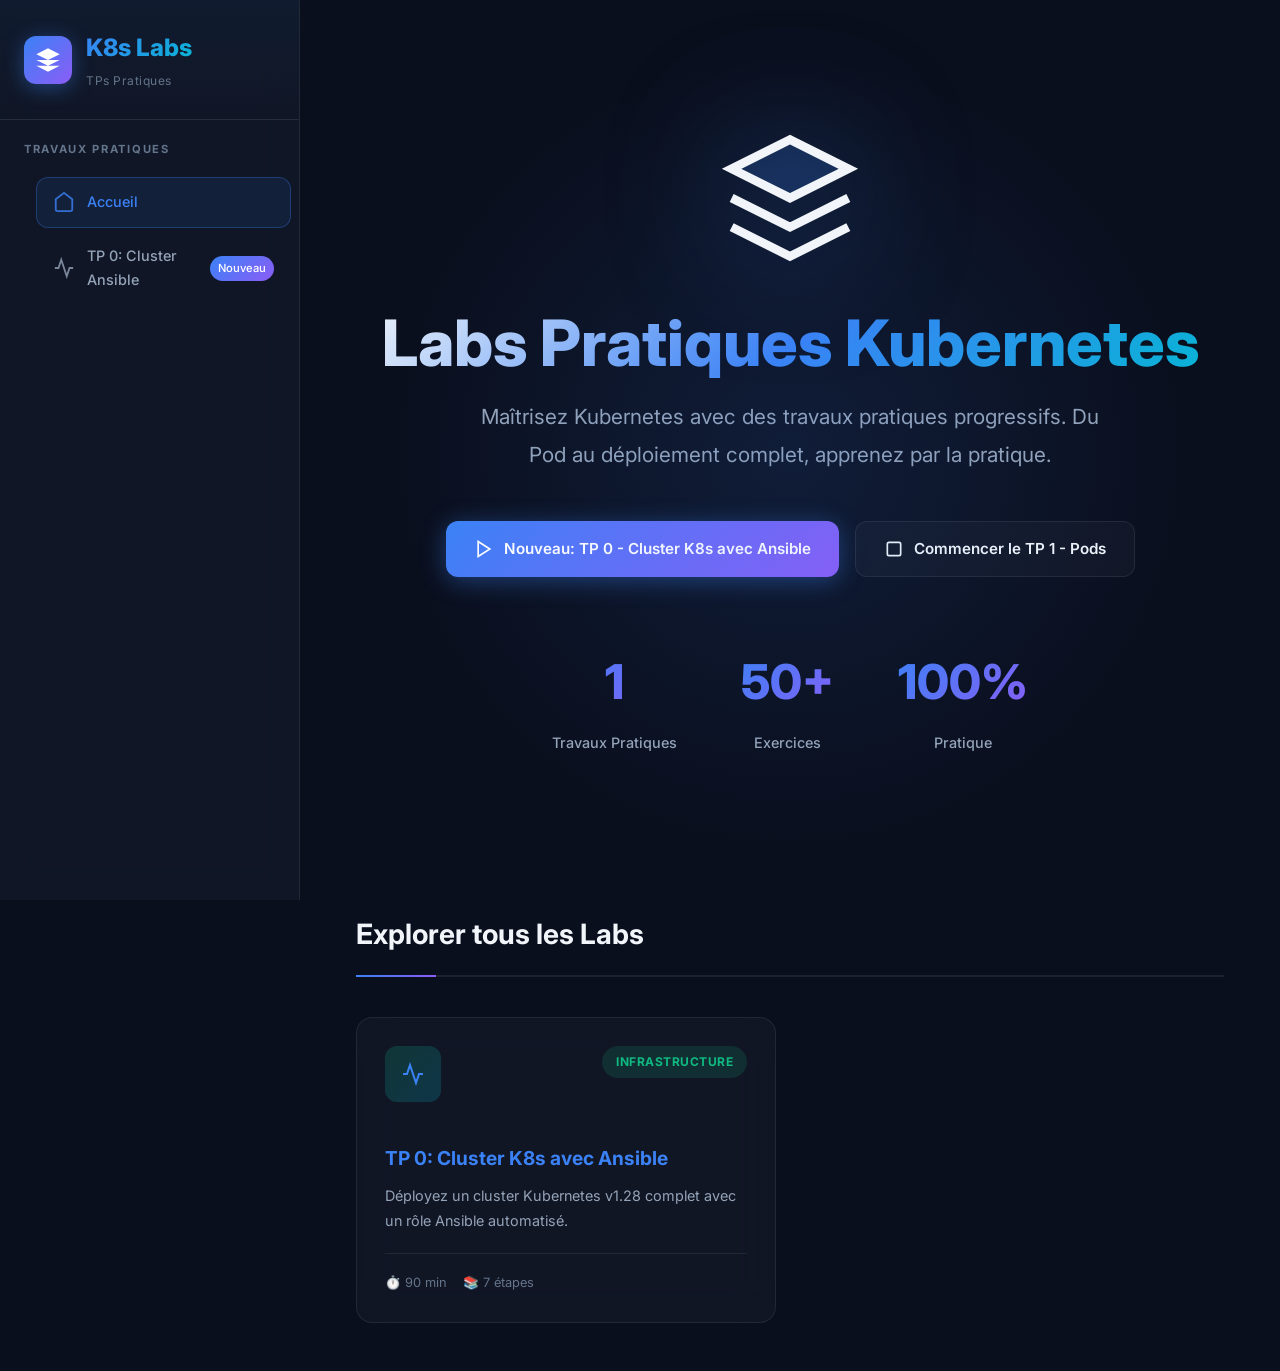
<file: index.html>
<!DOCTYPE html>
<html lang="fr">
<head>
    <meta charset="UTF-8">
    <meta name="viewport" content="width=device-width, initial-scale=1.0">
    <title>Labs Pratiques Kubernetes | TPs K8s Complets</title>
    <link rel="preconnect" href="https://fonts.googleapis.com">
    <link rel="preconnect" href="https://fonts.gstatic.com" crossorigin>
    <link href="https://fonts.googleapis.com/css2?family=Inter:wght@300;400;500;600;700;800&family=JetBrains+Mono:wght@400;500;600&display=swap" rel="stylesheet">
    <style>
        :root {
            --bg-primary: #0a0f1e;
            --bg-secondary: #111827;
            --bg-card: rgba(255, 255, 255, 0.03);
            --bg-card-hover: rgba(255, 255, 255, 0.06);
            --bg-code: #1a1f35;
            --bg-terminal: #0d1117;
            --text-primary: #F1F5F9;
            --text-secondary: #94A3B8;
            --text-muted: #64748B;
            --accent-blue: #3B82F6;
            --accent-purple: #8B5CF6;
            --accent-cyan: #06B6D4;
            --accent-green: #10B981;
            --accent-orange: #F59E0B;
            --accent-red: #EF4444;
            --accent-pink: #EC4899;
            --border-color: rgba(255, 255, 255, 0.08);
            --border-hover: rgba(255, 255, 255, 0.15);
            --glass-blur: blur(20px);
            --shadow-sm: 0 2px 8px rgba(0, 0, 0, 0.3);
            --shadow-md: 0 8px 32px rgba(0, 0, 0, 0.4);
            --shadow-lg: 0 16px 64px rgba(0, 0, 0, 0.5);
            --shadow-glow: 0 0 60px rgba(59, 130, 246, 0.15);
            --transition-fast: all 0.15s ease;
            --transition: all 0.3s cubic-bezier(0.4, 0, 0.2, 1);
            --transition-slow: all 0.5s cubic-bezier(0.4, 0, 0.2, 1);
            --radius-sm: 8px;
            --radius-md: 12px;
            --radius-lg: 16px;
            --radius-xl: 24px;
        }

        * {
            margin: 0;
            padding: 0;
            box-sizing: border-box;
        }

        html {
            scroll-behavior: smooth;
            font-size: 16px;
        }

        body {
            font-family: 'Inter', -apple-system, BlinkMacSystemFont, 'Segoe UI', sans-serif;
            background: var(--bg-primary);
            color: var(--text-primary);
            line-height: 1.7;
            overflow-x: hidden;
            min-height: 100vh;
        }

        /* Scrollbar */
        ::-webkit-scrollbar {
            width: 10px;
            height: 10px;
        }

        ::-webkit-scrollbar-track {
            background: var(--bg-secondary);
        }

        ::-webkit-scrollbar-thumb {
            background: linear-gradient(180deg, var(--accent-blue), var(--accent-purple));
            border-radius: 5px;
        }

        ::-webkit-scrollbar-thumb:hover {
            background: linear-gradient(180deg, var(--accent-purple), var(--accent-pink));
        }

        ::selection {
            background: rgba(59, 130, 246, 0.3);
            color: var(--text-primary);
        }

        /* Layout */
        .app-container {
            display: flex;
            min-height: 100vh;
        }

        /* Sidebar */
        .sidebar {
            position: fixed;
            left: 0;
            top: 0;
            width: 300px;
            height: 100vh;
            background: rgba(17, 24, 39, 0.9);
            backdrop-filter: var(--glass-blur);
            -webkit-backdrop-filter: var(--glass-blur);
            border-right: 1px solid var(--border-color);
            z-index: 1000;
            overflow-y: auto;
            transition: var(--transition);
        }

        .sidebar-header {
            padding: 28px 24px;
            border-bottom: 1px solid var(--border-color);
            background: linear-gradient(180deg, rgba(59, 130, 246, 0.05) 0%, transparent 100%);
        }

        .logo {
            display: flex;
            align-items: center;
            gap: 14px;
            text-decoration: none;
        }

        .logo-icon {
            width: 48px;
            height: 48px;
            background: linear-gradient(135deg, var(--accent-blue), var(--accent-purple));
            border-radius: var(--radius-md);
            display: flex;
            align-items: center;
            justify-content: center;
            box-shadow: 0 4px 20px rgba(59, 130, 246, 0.4);
        }

        .logo-icon svg {
            width: 28px;
            height: 28px;
            fill: white;
        }

        .logo-text {
            font-size: 1.5rem;
            font-weight: 800;
            background: linear-gradient(135deg, var(--accent-blue), var(--accent-cyan));
            -webkit-background-clip: text;
            -webkit-text-fill-color: transparent;
            background-clip: text;
        }

        .logo-subtitle {
            font-size: 0.75rem;
            color: var(--text-muted);
            margin-top: 2px;
            letter-spacing: 0.5px;
        }


        .nav-section {
            padding: 20px 0;
        }

        .nav-title {
            padding: 0 24px;
            font-size: 0.7rem;
            font-weight: 700;
            text-transform: uppercase;
            letter-spacing: 0.15em;
            color: var(--text-muted);
            margin-bottom: 12px;
        }

        .nav-list {
            list-style: none;
        }

        .nav-item {
            margin: 3px 8px;
        }

        .nav-link {
            display: flex;
            align-items: center;
            gap: 12px;
            padding: 12px 16px;
            color: var(--text-secondary);
            text-decoration: none;
            font-size: 0.9rem;
            font-weight: 500;
            transition: var(--transition);
            border-radius: var(--radius-md);
            border: 1px solid transparent;
        }

        .nav-link:hover {
            color: var(--text-primary);
            background: var(--bg-card-hover);
            border-color: var(--border-color);
        }

        .nav-link.active {
            color: var(--accent-blue);
            background: rgba(59, 130, 246, 0.1);
            border-color: rgba(59, 130, 246, 0.3);
        }

        .nav-link.completed {
            color: var(--accent-green);
        }

        .nav-icon {
            width: 22px;
            height: 22px;
            flex-shrink: 0;
            opacity: 0.8;
        }

        .nav-text {
            flex: 1;
        }

        .nav-badge {
            font-size: 0.7rem;
            padding: 3px 8px;
            background: var(--bg-card);
            border-radius: 20px;
            color: var(--text-muted);
        }

        .nav-badge.new {
            background: linear-gradient(135deg, var(--accent-blue), var(--accent-purple));
            color: white;
        }

        /* Mobile Menu */
        .menu-toggle {
            display: none;
            position: fixed;
            top: 20px;
            left: 20px;
            z-index: 1001;
            width: 48px;
            height: 48px;
            background: var(--bg-card);
            backdrop-filter: var(--glass-blur);
            border: 1px solid var(--border-color);
            border-radius: var(--radius-md);
            cursor: pointer;
            align-items: center;
            justify-content: center;
            color: var(--text-primary);
        }

        /* Main Content */
        .main-content {
            flex: 1;
            margin-left: 300px;
            min-height: 100vh;
        }

        .section {
            display: none;
            padding: 48px 56px;
            max-width: 1100px;
            margin: 0 auto;
            animation: fadeIn 0.4s ease;
        }

        .section.active {
            display: block;
        }

        @keyframes fadeIn {
            from { opacity: 0; transform: translateY(20px); }
            to { opacity: 1; transform: translateY(0); }
        }

        /* Breadcrumb */
        .breadcrumb {
            display: flex;
            align-items: center;
            gap: 10px;
            margin-bottom: 28px;
            font-size: 0.9rem;
        }

        .breadcrumb a {
            color: var(--text-secondary);
            text-decoration: none;
            transition: var(--transition-fast);
        }

        .breadcrumb a:hover {
            color: var(--accent-blue);
        }

        .breadcrumb-separator {
            color: var(--text-muted);
        }

        .breadcrumb-current {
            color: var(--text-primary);
            font-weight: 600;
        }

        /* Hero */
        .hero {
            text-align: center;
            padding: 80px 0 100px;
            position: relative;
        }

        .hero-bg {
            position: absolute;
            top: 50%;
            left: 50%;
            transform: translate(-50%, -50%);
            width: 800px;
            height: 800px;
            background: radial-gradient(circle, rgba(59, 130, 246, 0.12) 0%, transparent 70%);
            pointer-events: none;
        }

        .hero-logo {
            width: 140px;
            height: 140px;
            margin: 0 auto 40px;
            position: relative;
            animation: float 6s ease-in-out infinite;
        }

        @keyframes float {
            0%, 100% { transform: translateY(0) rotate(0deg); }
            50% { transform: translateY(-20px) rotate(5deg); }
        }

        .hero-logo svg {
            width: 100%;
            height: 100%;
            filter: drop-shadow(0 0 60px rgba(59, 130, 246, 0.5));
        }

        .hero-title {
            font-size: 4rem;
            font-weight: 800;
            margin-bottom: 20px;
            background: linear-gradient(135deg, var(--text-primary) 0%, var(--accent-blue) 50%, var(--accent-cyan) 100%);
            -webkit-background-clip: text;
            -webkit-text-fill-color: transparent;
            background-clip: text;
            line-height: 1.1;
        }

        .hero-subtitle {
            font-size: 1.3rem;
            color: var(--text-secondary);
            max-width: 650px;
            margin: 0 auto 48px;
            line-height: 1.8;
        }

        .hero-stats {
            display: flex;
            justify-content: center;
            gap: 64px;
            margin-top: 64px;
        }

        .stat-item {
            text-align: center;
        }

        .stat-value {
            font-size: 3rem;
            font-weight: 800;
            background: linear-gradient(135deg, var(--accent-blue), var(--accent-purple));
            -webkit-background-clip: text;
            -webkit-text-fill-color: transparent;
            background-clip: text;
        }

        .stat-label {
            font-size: 0.9rem;
            color: var(--text-secondary);
            margin-top: 8px;
            font-weight: 500;
        }

        /* Buttons */
        .btn {
            display: inline-flex;
            align-items: center;
            gap: 10px;
            padding: 14px 28px;
            border-radius: var(--radius-md);
            font-size: 0.95rem;
            font-weight: 600;
            text-decoration: none;
            cursor: pointer;
            transition: var(--transition);
            border: none;
        }

        .btn-primary {
            background: linear-gradient(135deg, var(--accent-blue), var(--accent-purple));
            color: white;
            box-shadow: 0 4px 24px rgba(59, 130, 246, 0.4);
        }

        .btn-primary:hover {
            transform: translateY(-3px);
            box-shadow: 0 8px 40px rgba(59, 130, 246, 0.5);
        }

        .btn-secondary {
            background: var(--bg-card);
            color: var(--text-primary);
            border: 1px solid var(--border-color);
        }

        .btn-secondary:hover {
            background: var(--bg-card-hover);
            border-color: var(--accent-blue);
            transform: translateY(-2px);
        }

        .btn-group {
            display: flex;
            gap: 16px;
            flex-wrap: wrap;
            justify-content: center;
        }

        /* Cards */
        .card-grid {
            display: grid;
            grid-template-columns: repeat(auto-fill, minmax(340px, 1fr));
            gap: 28px;
            margin-top: 40px;
        }

        .card {
            background: var(--bg-card);
            backdrop-filter: var(--glass-blur);
            border: 1px solid var(--border-color);
            border-radius: var(--radius-lg);
            padding: 28px;
            transition: var(--transition);
            cursor: pointer;
            position: relative;
            overflow: hidden;
        }

        .card::before {
            content: '';
            position: absolute;
            top: 0;
            left: 0;
            right: 0;
            height: 4px;
            background: linear-gradient(90deg, var(--accent-blue), var(--accent-purple), var(--accent-cyan));
            opacity: 0;
            transition: var(--transition);
        }

        .card:hover {
            transform: translateY(-6px);
            background: var(--bg-card-hover);
            border-color: var(--border-hover);
            box-shadow: var(--shadow-glow), var(--shadow-md);
        }

        .card:hover::before {
            opacity: 1;
        }

        .card-header {
            display: flex;
            align-items: flex-start;
            justify-content: space-between;
            margin-bottom: 18px;
        }

        .card-icon {
            width: 56px;
            height: 56px;
            background: linear-gradient(135deg, rgba(59, 130, 246, 0.15), rgba(139, 92, 246, 0.15));
            border-radius: var(--radius-md);
            display: flex;
            align-items: center;
            justify-content: center;
            color: var(--accent-blue);
        }

        .card-badge {
            padding: 6px 14px;
            background: rgba(16, 185, 129, 0.15);
            color: var(--accent-green);
            font-size: 0.75rem;
            font-weight: 700;
            border-radius: 20px;
            text-transform: uppercase;
            letter-spacing: 0.5px;
        }

        .card-badge.new {
            background: linear-gradient(135deg, var(--accent-purple), var(--accent-pink));
            color: white;
        }

        .card-title {
            font-size: 1.2rem;
            font-weight: 700;
            margin-bottom: 10px;
        }

        .card-description {
            font-size: 0.9rem;
            color: var(--text-secondary);
            margin-bottom: 20px;
            line-height: 1.7;
        }

        .card-footer {
            display: flex;
            align-items: center;
            justify-content: space-between;
            padding-top: 18px;
            border-top: 1px solid var(--border-color);
        }

        .card-meta {
            display: flex;
            align-items: center;
            gap: 16px;
            font-size: 0.8rem;
            color: var(--text-muted);
        }

        .card-meta span {
            display: flex;
            align-items: center;
            gap: 6px;
        }

        /* Typography */
        h1 {
            font-size: 2.75rem;
            font-weight: 800;
            margin-bottom: 20px;
            line-height: 1.2;
        }

        h2 {
            font-size: 1.75rem;
            font-weight: 700;
            margin: 56px 0 24px;
            padding-bottom: 16px;
            border-bottom: 2px solid var(--border-color);
            position: relative;
        }

        h2::after {
            content: '';
            position: absolute;
            bottom: -2px;
            left: 0;
            width: 80px;
            height: 2px;
            background: linear-gradient(90deg, var(--accent-blue), var(--accent-purple));
        }

        h3 {
            font-size: 1.35rem;
            font-weight: 700;
            margin: 40px 0 18px;
            color: var(--accent-blue);
        }

        h4 {
            font-size: 1.1rem;
            font-weight: 600;
            margin: 28px 0 14px;
            color: var(--text-primary);
        }

        p {
            margin-bottom: 18px;
            color: var(--text-secondary);
        }

        strong {
            color: var(--text-primary);
            font-weight: 600;
        }

        /* Lists */
        ul, ol {
            margin: 18px 0;
            padding-left: 28px;
        }

        li {
            margin: 10px 0;
            color: var(--text-secondary);
        }

        li::marker {
            color: var(--accent-blue);
        }

        /* Info Boxes */
        .info-box {
            padding: 24px 28px;
            border-radius: var(--radius-lg);
            margin: 28px 0;
            border-left: 4px solid;
            background: var(--bg-card);
        }

        .info-box.info {
            border-color: var(--accent-blue);
            background: rgba(59, 130, 246, 0.08);
        }

        .info-box.success {
            border-color: var(--accent-green);
            background: rgba(16, 185, 129, 0.08);
        }

        .info-box.warning {
            border-color: var(--accent-orange);
            background: rgba(245, 158, 11, 0.08);
        }

        .info-box.error {
            border-color: var(--accent-red);
            background: rgba(239, 68, 68, 0.08);
        }

        .info-box-title {
            display: flex;
            align-items: center;
            gap: 12px;
            font-weight: 700;
            font-size: 1rem;
            margin-bottom: 10px;
        }

        .info-box.info .info-box-title { color: var(--accent-blue); }
        .info-box.success .info-box-title { color: var(--accent-green); }
        .info-box.warning .info-box-title { color: var(--accent-orange); }
        .info-box.error .info-box-title { color: var(--accent-red); }

        .info-box p {
            margin: 0;
            color: var(--text-secondary);
            font-size: 0.95rem;
        }

        /* Code Blocks */
        .code-block {
            position: relative;
            margin: 28px 0;
            border-radius: var(--radius-lg);
            overflow: hidden;
            background: var(--bg-code);
            border: 1px solid var(--border-color);
        }

        .code-header {
            display: flex;
            align-items: center;
            justify-content: space-between;
            padding: 14px 20px;
            background: rgba(0, 0, 0, 0.3);
            border-bottom: 1px solid var(--border-color);
        }

        .code-lang {
            display: flex;
            align-items: center;
            gap: 10px;
            font-size: 0.8rem;
            font-weight: 700;
            text-transform: uppercase;
            color: var(--text-muted);
            letter-spacing: 0.5px;
        }

        .code-actions {
            display: flex;
            gap: 10px;
        }

        .code-btn {
            display: flex;
            align-items: center;
            gap: 8px;
            padding: 8px 14px;
            background: rgba(255, 255, 255, 0.05);
            border: 1px solid var(--border-color);
            border-radius: var(--radius-sm);
            color: var(--text-secondary);
            font-size: 0.8rem;
            font-weight: 500;
            cursor: pointer;
            transition: var(--transition-fast);
        }

        .code-btn:hover {
            background: rgba(255, 255, 255, 0.1);
            color: var(--text-primary);
            border-color: var(--accent-blue);
        }

        .code-btn.copied {
            color: var(--accent-green);
            border-color: var(--accent-green);
            background: rgba(16, 185, 129, 0.1);
        }

        pre {
            margin: 0;
            padding: 24px 28px;
            font-family: 'JetBrains Mono', monospace;
            font-size: 0.9rem;
            line-height: 1.8;
            overflow-x: auto;
        }

        code {
            font-family: 'JetBrains Mono', monospace;
        }

        /* Inline code */
        p code, li code {
            background: var(--bg-code);
            padding: 3px 8px;
            border-radius: 6px;
            font-size: 0.85em;
            color: var(--accent-cyan);
            border: 1px solid var(--border-color);
        }

        /* Syntax Highlighting */
        .code-yaml .key { color: #9CDCFE; }
        .code-yaml .string { color: #CE9178; }
        .code-yaml .number { color: #B5CEA8; }
        .code-yaml .boolean { color: #569CD6; }
        .code-yaml .comment { color: #6A9955; font-style: italic; }
        
        .code-shell .prompt { color: var(--accent-green); user-select: none; }
        .code-shell .command { color: var(--text-primary); }
        .code-shell .flag { color: #9CDCFE; }
        .code-shell .arg { color: #CE9178; }

        /* Terminal */
        .terminal-block {
            background: var(--bg-terminal);
            border: 1px solid var(--border-color);
            border-radius: var(--radius-lg);
            overflow: hidden;
            margin: 28px 0;
        }

        .terminal-header {
            display: flex;
            align-items: center;
            gap: 10px;
            padding: 14px 20px;
            background: rgba(255, 255, 255, 0.02);
            border-bottom: 1px solid var(--border-color);
        }

        .terminal-dot {
            width: 14px;
            height: 14px;
            border-radius: 50%;
        }

        .terminal-dot.red { background: #FF5F56; }
        .terminal-dot.yellow { background: #FFBD2E; }
        .terminal-dot.green { background: #27C93F; }

        .terminal-title {
            flex: 1;
            text-align: center;
            font-size: 0.8rem;
            color: var(--text-muted);
            font-weight: 500;
        }

        .terminal-body {
            padding: 24px 28px;
            font-family: 'JetBrains Mono', monospace;
            font-size: 0.9rem;
            line-height: 1.8;
        }

        .terminal-prompt { color: var(--accent-green); }
        .terminal-output { color: var(--text-secondary); }
        .terminal-error { color: var(--accent-red); }

        /* Tables */
        .table-container {
            overflow-x: auto;
            margin: 28px 0;
            border-radius: var(--radius-lg);
            border: 1px solid var(--border-color);
        }

        table {
            width: 100%;
            border-collapse: collapse;
            font-size: 0.9rem;
        }

        th {
            background: var(--bg-secondary);
            padding: 16px 20px;
            text-align: left;
            font-weight: 700;
            color: var(--text-primary);
            border-bottom: 2px solid var(--border-color);
        }

        td {
            padding: 14px 20px;
            border-bottom: 1px solid var(--border-color);
            color: var(--text-secondary);
        }

        tr:last-child td {
            border-bottom: none;
        }

        tr:hover td {
            background: var(--bg-card);
        }

        /* Progress Checklist */
        .checklist {
            background: var(--bg-card);
            border: 1px solid var(--border-color);
            border-radius: var(--radius-lg);
            padding: 28px;
            margin: 28px 0;
        }

        .checklist-title {
            font-size: 1.1rem;
            font-weight: 700;
            margin-bottom: 20px;
            display: flex;
            align-items: center;
            gap: 12px;
        }

        .checklist-item {
            display: flex;
            align-items: center;
            gap: 14px;
            padding: 14px 0;
            border-bottom: 1px solid var(--border-color);
            cursor: pointer;
            transition: var(--transition-fast);
        }

        .checklist-item:last-child {
            border-bottom: none;
        }

        .checklist-item:hover {
            background: var(--bg-card-hover);
            margin: 0 -28px;
            padding: 14px 28px;
        }

        .checklist-checkbox {
            width: 24px;
            height: 24px;
            border: 2px solid var(--border-color);
            border-radius: 6px;
            display: flex;
            align-items: center;
            justify-content: center;
            transition: var(--transition-fast);
            flex-shrink: 0;
        }

        .checklist-item.completed .checklist-checkbox {
            background: var(--accent-green);
            border-color: var(--accent-green);
        }

        .checklist-text {
            flex: 1;
            font-size: 0.95rem;
            color: var(--text-secondary);
        }

        .checklist-item.completed .checklist-text {
            color: var(--text-muted);
            text-decoration: line-through;
        }

        /* Navigation Buttons */
        .nav-buttons {
            display: flex;
            justify-content: space-between;
            margin-top: 64px;
            padding-top: 32px;
            border-top: 1px solid var(--border-color);
        }

        .nav-btn {
            display: flex;
            align-items: center;
            gap: 16px;
            padding: 20px 28px;
            background: var(--bg-card);
            border: 1px solid var(--border-color);
            border-radius: var(--radius-lg);
            text-decoration: none;
            transition: var(--transition);
            max-width: 300px;        }

        .nav-btn:hover {
            background: var(--bg-card-hover);
            border-color: var(--accent-blue);
            transform: translateY(-3px);
            box-shadow: var(--shadow-md);
        }

        .nav-btn-icon {
            width: 44px;
            height: 44px;
            background: var(--bg-secondary);
            border-radius: var(--radius-md);
            display: flex;
            align-items: center;
            justify-content: center;
            color: var(--accent-blue);
        }

        .nav-btn-text {
            text-align: left;
        }

        .nav-btn-label {
            font-size: 0.8rem;
            color: var(--text-muted);
            margin-bottom: 4px;
        }

        .nav-btn-title {
            font-size: 1rem;
            font-weight: 600;
            color: var(--text-primary);
        }

        /* Responsive */
        @media (max-width: 1024px) {
            .sidebar {
                transform: translateX(-100%);
            }

            .sidebar.open {
                transform: translateX(0);
            }

            .menu-toggle {
                display: flex;
            }

            .main-content {
                margin-left: 0;
            }

            .section {
                padding: 32px 24px;
            }

            .hero-title {
                font-size: 2.5rem;
            }

            .hero-stats {
                gap: 32px;
            }

            .stat-value {
                font-size: 2rem;
            }

            .card-grid {
                grid-template-columns: 1fr;
            }

            .nav-buttons {
                flex-direction: column;
                gap: 16px;
            }

            .nav-btn {
                max-width: 100%;
            }
        }

        @media (max-width: 640px) {
            .hero-title {
                font-size: 2rem;
            }

            .hero-subtitle {
                font-size: 1rem;
            }

            .hero-stats {
                flex-direction: column;
                gap: 24px;
            }

            h1 {
                font-size: 2rem;
            }

            h2 {
                font-size: 1.5rem;
            }

            .btn-group {
                flex-direction: column;
            }

            .btn {
                width: 100%;
                justify-content: center;
            }
        }

        /* TP Manager Panel */
        .tp-manager-btn {
            position: fixed;
            bottom: 30px;
            right: 30px;
            width: 56px;
            height: 56px;
            border-radius: 50%;
            background: linear-gradient(135deg, #3b82f6, #8b5cf6);
            border: none;
            color: white;
            cursor: pointer;
            display: flex;
            align-items: center;
            justify-content: center;
            box-shadow: 0 4px 20px rgba(59, 130, 246, 0.4);
            z-index: 1000;
            transition: all 0.3s ease;
        }

        .tp-manager-btn:hover {
            transform: scale(1.1);
            box-shadow: 0 6px 30px rgba(59, 130, 246, 0.6);
        }

        .tp-manager-btn.hidden {
            opacity: 0;
            pointer-events: none;
            transform: scale(0);
        }

        .tp-manager-btn svg {
            transition: transform 0.3s ease;
        }

        .tp-manager-btn:hover svg {
            transform: rotate(90deg);
        }

        .tp-manager-overlay {
            position: fixed;
            top: 0;
            left: 0;
            width: 100%;
            height: 100%;
            background: rgba(0, 0, 0, 0.5);
            backdrop-filter: blur(4px);
            z-index: 1001;
            opacity: 0;
            visibility: hidden;
            transition: all 0.3s ease;
        }

        .tp-manager-overlay.active {
            opacity: 1;
            visibility: visible;
        }

        .tp-manager-panel {
            position: fixed;
            top: 50%;
            left: 50%;
            transform: translate(-50%, -50%) scale(0.9);
            width: 480px;
            max-width: 90vw;
            max-height: 80vh;
            background: rgba(15, 23, 42, 0.95);
            backdrop-filter: blur(20px);
            border: 1px solid rgba(255, 255, 255, 0.1);
            border-radius: 20px;
            z-index: 1002;
            opacity: 0;
            visibility: hidden;
            transition: all 0.3s ease;
            display: flex;
            flex-direction: column;
        }

        .tp-manager-panel.active {
            opacity: 1;
            visibility: visible;
            transform: translate(-50%, -50%) scale(1);
        }

        .tp-manager-header {
            padding: 24px 24px 16px;
            border-bottom: 1px solid rgba(255, 255, 255, 0.06);
            display: flex;
            justify-content: space-between;
            align-items: center;
        }

        .tp-manager-header h3 {
            margin: 0;
            font-size: 1.2rem;
            color: #f1f5f9;
            display: flex;
            align-items: center;
            gap: 10px;
        }

        .tp-manager-close {
            background: rgba(255, 255, 255, 0.06);
            border: 1px solid rgba(255, 255, 255, 0.1);
            color: #94a3b8;
            width: 36px;
            height: 36px;
            border-radius: 10px;
            cursor: pointer;
            display: flex;
            align-items: center;
            justify-content: center;
            transition: all 0.2s;
        }

        .tp-manager-close:hover {
            background: rgba(239, 68, 68, 0.2);
            color: #ef4444;
            border-color: rgba(239, 68, 68, 0.3);
        }

        .tp-manager-actions {
            padding: 12px 24px;
            display: flex;
            gap: 8px;
        }

        .tp-manager-actions button {
            flex: 1;
            padding: 8px 16px;
            border-radius: 10px;
            border: 1px solid rgba(255, 255, 255, 0.1);
            background: rgba(255, 255, 255, 0.04);
            color: #94a3b8;
            cursor: pointer;
            font-size: 0.8rem;
            font-weight: 500;
            transition: all 0.2s;
        }

        .tp-manager-actions button:hover {
            background: rgba(59, 130, 246, 0.15);
            color: #3b82f6;
            border-color: rgba(59, 130, 246, 0.3);
        }

        .tp-manager-list {
            padding: 8px 24px 24px;
            overflow-y: auto;
            flex: 1;
        }

        .tp-toggle-item {
            display: flex;
            align-items: center;
            justify-content: space-between;
            padding: 10px 14px;
            border-radius: 12px;
            margin-bottom: 4px;
            transition: background 0.2s;
        }

        .tp-toggle-item:hover {
            background: rgba(255, 255, 255, 0.04);
        }

        .tp-toggle-item .tp-label {
            color: #cbd5e1;
            font-size: 0.9rem;
            font-weight: 500;
        }

        .tp-toggle-item .tp-label.hidden {
            color: #475569;
            text-decoration: line-through;
        }

        .tp-toggle-switch {
            position: relative;
            width: 44px;
            height: 24px;
            flex-shrink: 0;
        }

        .tp-toggle-switch input {
            opacity: 0;
            width: 0;
            height: 0;
        }

        .tp-toggle-slider {
            position: absolute;
            cursor: pointer;
            top: 0;
            left: 0;
            right: 0;
            bottom: 0;
            background: rgba(255, 255, 255, 0.08);
            border-radius: 24px;
            transition: all 0.3s;
        }

        .tp-toggle-slider:before {
            content: '';
            position: absolute;
            height: 18px;
            width: 18px;
            left: 3px;
            bottom: 3px;
            background: #475569;
            border-radius: 50%;
            transition: all 0.3s;
        }

        .tp-toggle-switch input:checked + .tp-toggle-slider {
            background: linear-gradient(135deg, #3b82f6, #8b5cf6);
        }

        .tp-toggle-switch input:checked + .tp-toggle-slider:before {
            transform: translateX(20px);
            background: white;
        }

        .tp-manager-counter {
            padding: 12px 24px;
            border-top: 1px solid rgba(255, 255, 255, 0.06);
            text-align: center;
            color: #64748b;
            font-size: 0.8rem;
        }

        .tp-manager-counter span {
            color: #3b82f6;
            font-weight: 600;
        }

        /* PIN Modal */
        .pin-modal {
            position: fixed;
            top: 50%;
            left: 50%;
            transform: translate(-50%, -50%) scale(0.9);
            width: 340px;
            background: rgba(15, 23, 42, 0.97);
            backdrop-filter: blur(20px);
            border: 1px solid rgba(255, 255, 255, 0.1);
            border-radius: 20px;
            z-index: 1003;
            padding: 32px;
            text-align: center;
            opacity: 0;
            visibility: hidden;
            transition: all 0.3s ease;
        }

        .pin-modal.active {
            opacity: 1;
            visibility: visible;
            transform: translate(-50%, -50%) scale(1);
        }

        .pin-modal .pin-icon {
            font-size: 2.5rem;
            margin-bottom: 12px;
        }

        .pin-modal h3 {
            color: #f1f5f9;
            margin: 0 0 8px;
            font-size: 1.1rem;
        }

        .pin-modal p {
            color: #64748b;
            font-size: 0.85rem;
            margin: 0 0 20px;
        }

        .pin-input {
            width: 100%;
            padding: 14px;
            background: rgba(255, 255, 255, 0.06);
            border: 1px solid rgba(255, 255, 255, 0.12);
            border-radius: 12px;
            color: #f1f5f9;
            font-size: 1.3rem;
            text-align: center;
            letter-spacing: 8px;
            font-weight: 600;
            outline: none;
            transition: border-color 0.2s;
            box-sizing: border-box;
        }

        .pin-input:focus {
            border-color: #3b82f6;
        }

        .pin-input.error {
            border-color: #ef4444;
            animation: shake 0.4s ease;
        }

        @keyframes shake {
            0%, 100% { transform: translateX(0); }
            25% { transform: translateX(-8px); }
            75% { transform: translateX(8px); }
        }

        .pin-error-msg {
            color: #ef4444;
            font-size: 0.8rem;
            margin-top: 10px;
            min-height: 20px;
        }

        .pin-actions {
            display: flex;
            gap: 8px;
            margin-top: 16px;
        }

        .pin-actions button {
            flex: 1;
            padding: 10px;
            border-radius: 10px;
            border: 1px solid rgba(255, 255, 255, 0.1);
            cursor: pointer;
            font-size: 0.85rem;
            font-weight: 500;
            transition: all 0.2s;
        }

        .pin-btn-cancel {
            background: rgba(255, 255, 255, 0.04);
            color: #94a3b8;
        }

        .pin-btn-cancel:hover {
            background: rgba(255, 255, 255, 0.08);
        }

        .pin-btn-submit {
            background: linear-gradient(135deg, #3b82f6, #8b5cf6);
            color: white;
            border-color: transparent !important;
        }

        .pin-btn-submit:hover {
            opacity: 0.9;
        }

        /* Animations */
        @keyframes pulse {
            0%, 100% { opacity: 1; }
            50% { opacity: 0.5; }
        }

        @keyframes spin {
            from { transform: rotate(0deg); }
            to { transform: rotate(360deg); }
        }

        .loading {
            animation: pulse 2s ease-in-out infinite;
        }

        .spinner {
            animation: spin 1s linear infinite;
        }

        /* Overlay */
        .overlay {
            position: fixed;
            inset: 0;
            background: rgba(0, 0, 0, 0.5);
            z-index: 999;
            display: none;
        }

        .overlay.active {
            display: block;
        }

        /* Print */
        @media print {
            .sidebar, .menu-toggle, .overlay {
                display: none !important;
            }
            .main-content {
                margin-left: 0 !important;
            }
            .section {
                display: block !important;
                page-break-after: always;
            }
        }
    </style>
</head>
<body>
    <div class="app-container">
        <!-- Mobile Menu Toggle -->
        <button class="menu-toggle" onclick="toggleSidebar()">
            <svg width="24" height="24" viewBox="0 0 24 24" fill="none" stroke="currentColor" stroke-width="2">
                <path d="M3 12h18M3 6h18M3 18h18"/>
            </svg>
        </button>

        <!-- Overlay -->
        <div class="overlay" onclick="toggleSidebar()"></div>

        <!-- Sidebar -->
        <aside class="sidebar">
            <div class="sidebar-header">
                <a href="#home" class="logo" onclick="showSection('home')">
                    <div class="logo-icon">
                        <svg viewBox="0 0 24 24" fill="currentColor">
                            <path d="M12 2L2 7l10 5 10-5-10-5zM2 17l10 5 10-5M2 12l10 5 10-5"/>
                        </svg>
                    </div>
                    <div>
                        <div class="logo-text">K8s Labs</div>
                        <div class="logo-subtitle">TPs Pratiques</div>
                    </div>
                </a>

            </div>

            <nav class="nav-section">
                <div class="nav-title">Travaux Pratiques</div>
                <ul class="nav-list" id="navList">
                    <li class="nav-item">
                        <a href="#home" class="nav-link active" onclick="showSection('home')">
                            <svg class="nav-icon" viewBox="0 0 24 24" fill="none" stroke="currentColor" stroke-width="2">
                                <path d="M3 9l9-7 9 7v11a2 2 0 01-2 2H5a2 2 0 01-2-2V9z"/>
                            </svg>
                            <span class="nav-text">Accueil</span>
                        </a>
                    </li>
                    <li class="nav-item">
                        <a href="#tp0" class="nav-link" onclick="showSection('tp0')">
                            <svg class="nav-icon" viewBox="0 0 24 24" fill="none" stroke="currentColor" stroke-width="2">
                                <path d="M22 12h-4l-3 9L9 3l-3 9H2"/>
                            </svg>
                            <span class="nav-text">TP 0: Cluster Ansible</span>
                            <span class="nav-badge new">Nouveau</span>
                        </a>
                    </li>
                    <li class="nav-item">
                        <a href="#tp1" class="nav-link" onclick="showSection('tp1')">
                            <svg class="nav-icon" viewBox="0 0 24 24" fill="none" stroke="currentColor" stroke-width="2">
                                <rect x="4" y="4" width="16" height="16" rx="2"/>
                            </svg>
                            <span class="nav-text">TP 1: Pods</span>
                        </a>
                    </li>
                    <li class="nav-item">
                        <a href="#tp2" class="nav-link" onclick="showSection('tp2')">
                            <svg class="nav-icon" viewBox="0 0 24 24" fill="none" stroke="currentColor" stroke-width="2">
                                <rect x="3" y="3" width="7" height="7"/><rect x="14" y="3" width="7" height="7"/><rect x="3" y="14" width="7" height="7"/>
                            </svg>
                            <span class="nav-text">TP 2: ReplicaSet</span>
                        </a>
                    </li>
                    <li class="nav-item">
                        <a href="#tp3" class="nav-link" onclick="showSection('tp3')">
                            <svg class="nav-icon" viewBox="0 0 24 24" fill="none" stroke="currentColor" stroke-width="2">
                                <circle cx="12" cy="12" r="10"/><path d="M12 6v6l4 2"/>
                            </svg>
                            <span class="nav-text">TP 3: Deployment</span>
                        </a>
                    </li>
                    <li class="nav-item">
                        <a href="#tp4" class="nav-link" onclick="showSection('tp4')">
                            <svg class="nav-icon" viewBox="0 0 24 24" fill="none" stroke="currentColor" stroke-width="2">
                                <path d="M12 2v20M2 12h20"/>
                            </svg>
                            <span class="nav-text">TP 4: Services</span>
                        </a>
                    </li>
                    <li class="nav-item">
                        <a href="#tp5" class="nav-link" onclick="showSection('tp5')">
                            <svg class="nav-icon" viewBox="0 0 24 24" fill="none" stroke="currentColor" stroke-width="2">
                                <path d="M14 2H6a2 2 0 00-2 2v16a2 2 0 002 2h12a2 2 0 002-2V8z"/>
                            </svg>
                            <span class="nav-text">TP 5: ConfigMap</span>
                        </a>
                    </li>
                    <li class="nav-item">
                        <a href="#tp6" class="nav-link" onclick="showSection('tp6')">
                            <svg class="nav-icon" viewBox="0 0 24 24" fill="none" stroke="currentColor" stroke-width="2">
                                <rect x="3" y="11" width="18" height="11" rx="2"/><path d="M7 11V7a5 5 0 0110 0v4"/>
                            </svg>
                            <span class="nav-text">TP 6: Secrets</span>
                        </a>
                    </li>
                    <li class="nav-item">
                        <a href="#tp7" class="nav-link" onclick="showSection('tp7')">
                            <svg class="nav-icon" viewBox="0 0 24 24" fill="none" stroke="currentColor" stroke-width="2">
                                <path d="M21 16V8a2 2 0 00-1-1.73l-7-4a2 2 0 00-2 0l-7 4A2 2 0 003 8v8a2 2 0 001 1.73l7 4a2 2 0 002 0l7-4A2 2 0 0021 16z"/>
                            </svg>
                            <span class="nav-text">TP 7: Volumes</span>
                        </a>
                    </li>
                    <li class="nav-item">
                        <a href="#tp8" class="nav-link" onclick="showSection('tp8')">
                            <svg class="nav-icon" viewBox="0 0 24 24" fill="none" stroke="currentColor" stroke-width="2">
                                <circle cx="12" cy="12" r="3"/><path d="M12 2v4M12 18v4M4.93 4.93l2.83 2.83M16.24 16.24l2.83 2.83M2 12h4M18 12h4M4.93 19.07l2.83-2.83M16.24 7.76l2.83-2.83"/>
                            </svg>
                            <span class="nav-text">TP 8: Ingress</span>
                        </a>
                    </li>
                    <li class="nav-item">
                        <a href="#tp9" class="nav-link" onclick="showSection('tp9')">
                            <svg class="nav-icon" viewBox="0 0 24 24" fill="none" stroke="currentColor" stroke-width="2">
                                <path d="M17 21v-2a4 4 0 00-4-4H5a4 4 0 00-4 4v2"/><circle cx="9" cy="7" r="4"/>
                            </svg>
                            <span class="nav-text">TP 9: RBAC</span>
                        </a>
                    </li>
                    <li class="nav-item">
                        <a href="#tp10" class="nav-link" onclick="showSection('tp10')">
                            <svg class="nav-icon" viewBox="0 0 24 24" fill="none" stroke="currentColor" stroke-width="2">
                                <polyline points="22 12 18 12 15 21 9 3 6 12 2 12"/>
                            </svg>
                            <span class="nav-text">TP 10: Probes</span>
                        </a>
                    </li>
                    <li class="nav-item">
                        <a href="#tp11" class="nav-link" onclick="showSection('tp11')">
                            <svg class="nav-icon" viewBox="0 0 24 24" fill="none" stroke="currentColor" stroke-width="2">
                                <rect x="2" y="3" width="20" height="14" rx="2"/><path d="M8 21h8M12 17v4"/>
                            </svg>
                            <span class="nav-text">TP 11: DaemonSet</span>
                        </a>
                    </li>
                    <li class="nav-item">
                        <a href="#tp12" class="nav-link" onclick="showSection('tp12')">
                            <svg class="nav-icon" viewBox="0 0 24 24" fill="none" stroke="currentColor" stroke-width="2">
                                <path d="M12 20h9M16.5 3.5a2.12 2.12 0 013 3L7 19l-4 1 1-4L16.5 3.5z"/>
                            </svg>
                            <span class="nav-text">TP 12: Jobs & CronJobs</span>
                        </a>
                    </li>
                    <li class="nav-item">
                        <a href="#tp13" class="nav-link" onclick="showSection('tp13')">
                            <svg class="nav-icon" viewBox="0 0 24 24" fill="none" stroke="currentColor" stroke-width="2">
                                <path d="M18 20V10M12 20V4M6 20v-6"/>
                            </svg>
                            <span class="nav-text">TP 13: StatefulSet</span>
                        </a>
                    </li>
                    <li class="nav-item">
                        <a href="#tp14" class="nav-link" onclick="showSection('tp14')">
                            <svg class="nav-icon" viewBox="0 0 24 24" fill="none" stroke="currentColor" stroke-width="2">
                                <path d="M12 22s8-4 8-10V5l-8-3-8 3v7c0 6 8 10 8 10z"/>
                            </svg>
                            <span class="nav-text">TP 14: Network Policies</span>
                        </a>
                    </li>
                    <li class="nav-item">
                        <a href="#tp15" class="nav-link" onclick="showSection('tp15')">
                            <svg class="nav-icon" viewBox="0 0 24 24" fill="none" stroke="currentColor" stroke-width="2">
                                <rect x="3" y="3" width="18" height="18" rx="2"/><path d="M3 9h18M9 21V9"/>
                            </svg>
                            <span class="nav-text">TP 15: HPA</span>
                        </a>
                    </li>
                    <li class="nav-item">
                        <a href="#tp16" class="nav-link" onclick="showSection('tp16')">
                            <svg class="nav-icon" viewBox="0 0 24 24" fill="none" stroke="currentColor" stroke-width="2">
                                <path d="M22 19a2 2 0 01-2 2H4a2 2 0 01-2-2V5a2 2 0 012-2h5l2 3h9a2 2 0 012 2z"/>
                            </svg>
                            <span class="nav-text">TP 16: Namespaces & Quotas</span>
                        </a>
                    </li>
                    <li class="nav-item">
                        <a href="#tp17" class="nav-link" onclick="showSection('tp17')">
                            <svg class="nav-icon" viewBox="0 0 24 24" fill="none" stroke="currentColor" stroke-width="2">
                                <path d="M12 2L2 7l10 5 10-5-10-5zM2 17l10 5 10-5M2 12l10 5 10-5"/>
                            </svg>
                            <span class="nav-text">TP 17: API Gateway</span>
                            <span class="nav-badge new">Nouveau</span>
                        </a>
                    </li>
                </ul>
            </nav>
        </aside>

        <!-- Main Content -->
        <main class="main-content">
            <!-- Home Section -->
            <section id="home" class="section active">
                <div class="hero">
                    <div class="hero-bg"></div>
                    <div class="hero-logo">
                        <svg viewBox="0 0 24 24" fill="none" stroke="currentColor" stroke-width="1.5">
                            <path d="M12 2L2 7l10 5 10-5-10-5z" fill="rgba(59, 130, 246, 0.2)"/>
                            <path d="M2 17l10 5 10-5"/>
                            <path d="M2 12l10 5 10-5"/>
                        </svg>
                    </div>
                    <h1 class="hero-title">Labs Pratiques Kubernetes</h1>
                    <p class="hero-subtitle">
                        Maîtrisez Kubernetes avec des travaux pratiques progressifs. 
                        Du Pod au déploiement complet, apprenez par la pratique.
                    </p>
                    <div class="btn-group">
                        <a href="#tp0" class="btn btn-primary" onclick="showSection('tp0')">
                            <svg width="20" height="20" viewBox="0 0 24 24" fill="none" stroke="currentColor" stroke-width="2">
                                <polygon points="5 3 19 12 5 21 5 3"/>
                            </svg>
                            Nouveau: TP 0 - Cluster K8s avec Ansible
                        </a>
                        <a href="#tp1" class="btn btn-secondary" onclick="showSection('tp1')">
                            <svg width="20" height="20" viewBox="0 0 24 24" fill="none" stroke="currentColor" stroke-width="2">
                                <rect x="4" y="4" width="16" height="16" rx="2"/>
                            </svg>
                            Commencer le TP 1 - Pods
                        </a>
                    </div>

                    <div class="hero-stats">
                        <div class="stat-item">
                            <div class="stat-value">18</div>
                            <div class="stat-label">Travaux Pratiques</div>
                        </div>
                        <div class="stat-item">
                            <div class="stat-value">50+</div>
                            <div class="stat-label">Exercices</div>
                        </div>
                        <div class="stat-item">
                            <div class="stat-value">100%</div>
                            <div class="stat-label">Pratique</div>
                        </div>
                    </div>
                </div>

                <h2>Explorer tous les Labs</h2>
                <div class="card-grid">
                    <div class="card" onclick="showSection('tp0')">
                        <div class="card-header">
                            <div class="card-icon" style="background: linear-gradient(135deg, rgba(16, 185, 129, 0.2), rgba(6, 182, 212, 0.2));">
                                <svg width="24" height="24" viewBox="0 0 24 24" fill="none" stroke="currentColor" stroke-width="2">
                                    <path d="M22 12h-4l-3 9L9 3l-3 9H2"/>
                                </svg>
                            </div>
                            <span class="card-badge">Infrastructure</span>
                        </div>
                        <h3 class="card-title">TP 0: Cluster K8s avec Ansible</h3>
                        <p class="card-description">Déployez un cluster Kubernetes v1.28 complet avec un rôle Ansible automatisé.</p>
                        <div class="card-footer">
                            <div class="card-meta">
                                <span>⏱️ 90 min</span>
                                <span>📚 7 étapes</span>
                            </div>
                        </div>
                    </div>

                    <div class="card" onclick="showSection('tp1')">
                        <div class="card-header">
                            <div class="card-icon">
                                <svg width="24" height="24" viewBox="0 0 24 24" fill="none" stroke="currentColor" stroke-width="2">
                                    <rect x="4" y="4" width="16" height="16" rx="2"/>
                                </svg>
                            </div>
                            <span class="card-badge">Fondamentaux</span>
                        </div>
                        <h3 class="card-title">TP 1: Pods</h3>
                        <p class="card-description">L'unité de base dans Kubernetes. Apprenez à créer, gérer et déboguer des Pods.</p>
                        <div class="card-footer">
                            <div class="card-meta">
                                <span>⏱️ 45 min</span>
                                <span>📚 5 exercices</span>
                            </div>
                        </div>
                    </div>

                    <div class="card" onclick="showSection('tp2')">
                        <div class="card-header">
                            <div class="card-icon">
                                <svg width="24" height="24" viewBox="0 0 24 24" fill="none" stroke="currentColor" stroke-width="2">
                                    <rect x="3" y="3" width="7" height="7"/><rect x="14" y="3" width="7" height="7"/><rect x="3" y="14" width="7" height="7"/>
                                </svg>
                            </div>
                            <span class="card-badge">Fondamentaux</span>
                        </div>
                        <h3 class="card-title">TP 2: ReplicaSet</h3>
                        <p class="card-description">Garantissez la haute disponibilité avec la réplication automatique des Pods.</p>
                        <div class="card-footer">
                            <div class="card-meta">
                                <span>⏱️ 30 min</span>
                                <span>📚 4 exercices</span>
                            </div>
                        </div>
                    </div>

                    <div class="card" onclick="showSection('tp3')">
                        <div class="card-header">
                            <div class="card-icon">
                                <svg width="24" height="24" viewBox="0 0 24 24" fill="none" stroke="currentColor" stroke-width="2">
                                    <circle cx="12" cy="12" r="10"/><path d="M12 6v6l4 2"/>
                                </svg>
                            </div>
                            <span class="card-badge">Essentiel</span>
                        </div>
                        <h3 class="card-title">TP 3: Deployment</h3>
                        <p class="card-description">Déploiements déclaratifs avec rolling updates et rollbacks automatiques.</p>
                        <div class="card-footer">
                            <div class="card-meta">
                                <span>⏱️ 60 min</span>
                                <span>📚 6 exercices</span>
                            </div>
                        </div>
                    </div>

                    <div class="card" onclick="showSection('tp4')">
                        <div class="card-header">
                            <div class="card-icon">
                                <svg width="24" height="24" viewBox="0 0 24 24" fill="none" stroke="currentColor" stroke-width="2">
                                    <path d="M12 2v20M2 12h20"/>
                                </svg>
                            </div>
                            <span class="card-badge">Réseau</span>
                        </div>
                        <h3 class="card-title">TP 4: Services</h3>
                        <p class="card-description">Exposez vos applications avec ClusterIP, NodePort et LoadBalancer.</p>
                        <div class="card-footer">
                            <div class="card-meta">
                                <span>⏱️ 45 min</span>
                                <span>📚 5 exercices</span>
                            </div>
                        </div>
                    </div>

                    <div class="card" onclick="showSection('tp5')">
                        <div class="card-header">
                            <div class="card-icon">
                                <svg width="24" height="24" viewBox="0 0 24 24" fill="none" stroke="currentColor" stroke-width="2">
                                    <path d="M14 2H6a2 2 0 00-2 2v16a2 2 0 002 2h12a2 2 0 002-2V8z"/>
                                </svg>
                            </div>
                            <span class="card-badge">Configuration</span>
                        </div>
                        <h3 class="card-title">TP 5: ConfigMap</h3>
                        <p class="card-description">Externalisez la configuration de vos applications.</p>
                        <div class="card-footer">
                            <div class="card-meta">
                                <span>⏱️ 30 min</span>
                                <span>📚 4 exercices</span>
                            </div>
                        </div>
                    </div>

                    <div class="card" onclick="showSection('tp6')">
                        <div class="card-header">
                            <div class="card-icon">
                                <svg width="24" height="24" viewBox="0 0 24 24" fill="none" stroke="currentColor" stroke-width="2">
                                    <rect x="3" y="11" width="18" height="11" rx="2"/><path d="M7 11V7a5 5 0 0110 0v4"/>
                                </svg>
                            </div>
                            <span class="card-badge">Sécurité</span>
                        </div>
                        <h3 class="card-title">TP 6: Secrets</h3>
                        <p class="card-description">Gérez les données sensibles de manière sécurisée.</p>
                        <div class="card-footer">
                            <div class="card-meta">
                                <span>⏱️ 30 min</span>
                                <span>📚 4 exercices</span>
                            </div>
                        </div>
                    </div>

                    <div class="card" onclick="showSection('tp16')">
                        <div class="card-header">
                            <div class="card-icon" style="background: linear-gradient(135deg, rgba(139, 92, 246, 0.2), rgba(236, 72, 153, 0.2));">
                                <svg width="24" height="24" viewBox="0 0 24 24" fill="none" stroke="currentColor" stroke-width="2">
                                    <path d="M22 19a2 2 0 01-2 2H4a2 2 0 01-2-2V5a2 2 0 012-2h5l2 3h9a2 2 0 012 2z"/>
                                </svg>
                            </div>
                            <span class="card-badge">Avancé</span>
                        </div>
                        <h3 class="card-title">TP 16: Namespaces & Quotas</h3>
                        <p class="card-description">Isolation des ressources avec Namespaces, ResourceQuota et LimitRange.</p>
                        <div class="card-footer">
                            <div class="card-meta">
                                <span>⏱️ 60 min</span>
                                <span>📚 8 exercices</span>
                            </div>
                        </div>
                    </div>

                    <div class="card" onclick="showSection('tp17')">
                        <div class="card-header">
                            <div class="card-icon" style="background: linear-gradient(135deg, rgba(139, 92, 246, 0.2), rgba(236, 72, 153, 0.2));">
                                <svg width="24" height="24" viewBox="0 0 24 24" fill="none" stroke="currentColor" stroke-width="2">
                                    <path d="M12 2L2 7l10 5 10-5-10-5zM2 17l10 5 10-5M2 12l10 5 10-5"/>
                                </svg>
                            </div>
                            <span class="card-badge new">Nouveau</span>
                        </div>
                        <h3 class="card-title">TP 17: API Gateway</h3>
                        <p class="card-description">Concepts, différences avec Ingress et mise en pratique avec Kong et Nginx Ingress Controller.</p>
                        <div class="card-footer">
                            <div class="card-meta">
                                <span>⏱️ 90 min</span>
                                <span>📚 6 sections</span>
                            </div>
                        </div>
                    </div>
                </div>
            </section>

            <!-- TP 0: CLUSTER K8S AVEC ANSIBLE -->
            <section id="tp0" class="section">
                <nav class="breadcrumb">
                    <a href="#home" onclick="showSection('home')">Accueil</a>
                    <span class="breadcrumb-separator">›</span>
                    <span class="breadcrumb-current">TP 0: Cluster K8s avec Ansible</span>
                </nav>

                <h1>TP 0: Mise en place d'un Cluster Kubernetes v1.28 avec Ansible</h1>
                
                <div class="info-box info">
                    <div class="info-box-title">
                        <svg width="20" height="20" viewBox="0 0 24 24" fill="none" stroke="currentColor" stroke-width="2">
                            <circle cx="12" cy="12" r="10"/><path d="M12 16v-4M12 8h.01"/>
                        </svg>
                        Objectifs du TP
                    </div>
                    <p>Déployez automatiquement un cluster Kubernetes v1.28 complet (1 master + workers) à l'aide d'un rôle Ansible. Vous apprendrez à configurer l'inventaire, personnaliser les variables, exécuter le playbook et vérifier le bon fonctionnement du cluster.</p>
                </div>

                <div class="info-box warning">
                    <div class="info-box-title">
                        <svg width="20" height="20" viewBox="0 0 24 24" fill="none" stroke="currentColor" stroke-width="2">
                            <path d="M10.29 3.86L1.82 18a2 2 0 001.71 3h16.94a2 2 0 001.71-3L13.71 3.86a2 2 0 00-3.42 0z"/><path d="M12 9v4M12 17h.01"/>
                        </svg>
                        Durée estimée : 90 minutes | Difficulté : Intermédiaire
                    </div>
                    <p>Ce TP nécessite des machines Linux accessibles via SSH et Ansible installé sur la machine de contrôle.</p>
                </div>

                <h2>Prérequis</h2>

                <p>Avant de commencer, assurez-vous d'avoir les éléments suivants :</p>
                <ul>
                    <li><strong>Machines Linux</strong> : Ubuntu/Debian (recommandé) ou CentOS — au minimum 2 machines (1 master + 1 worker)</li>
                    <li><strong>Accès SSH</strong> : L'utilisateur de contrôle doit pouvoir se connecter en SSH sans mot de passe (clés SSH configurées)</li>
                    <li><strong>Ansible installé</strong> sur la machine de contrôle (version 2.9+)</li>
                    <li><strong>Git installé</strong> sur la machine de contrôle</li>
                    <li><strong>Droits sudo</strong> sur les machines cibles (master et worker)</li>
                    <li><strong>Connectivité réseau</strong> entre toutes les machines et accès à Internet</li>
                </ul>

                <div class="info-box success">
                    <div class="info-box-title">
                        <svg width="20" height="20" viewBox="0 0 24 24" fill="none" stroke="currentColor" stroke-width="2">
                            <path d="M22 11.08V12a10 10 0 11-5.93-9.14"/><polyline points="22 4 12 14.01 9 11.01"/>
                        </svg>
                        Configuration recommandée par machine
                    </div>
                    <p>CPU : 2 vCPUs minimum | RAM : 2 Go minimum | Disque : 20 Go | OS : Ubuntu 22.04 LTS</p>
                </div>

                <div class="terminal-block">
                    <div class="terminal-header">
                        <span class="terminal-dot red"></span>
                        <span class="terminal-dot yellow"></span>
                        <span class="terminal-dot green"></span>
                        <span class="terminal-title">Vérification des prérequis</span>
                    </div>
                    <div class="terminal-body">
                        <div class="terminal-line"><span class="terminal-prompt">$ </span>ansible --version</div>
                        <div class="terminal-line"><span class="terminal-output">ansible [core 2.15.x]</span></div>
                        <div class="terminal-line"><span class="terminal-prompt">$ </span>git --version</div>
                        <div class="terminal-line"><span class="terminal-output">git version 2.x.x</span></div>
                        <div class="terminal-line"><span class="terminal-prompt">$ </span>ssh user@172.16.201.22 "hostname"</div>
                        <div class="terminal-line"><span class="terminal-output">master-node</span></div>
                    </div>
                </div>

                <h2>Étape 1 — Cloner le rôle Ansible</h2>

                <p>Commencez par récupérer le rôle Ansible qui automatise l'installation complète du cluster Kubernetes v1.28.</p>

                <div class="code-block">
                    <div class="code-header">
                        <span class="code-lang">BASH</span>
                        <div class="code-actions">
                            <button class="code-btn" onclick="copyCode(this)">
                                <svg width="14" height="14" viewBox="0 0 24 24" fill="none" stroke="currentColor" stroke-width="2">
                                    <rect x="9" y="9" width="13" height="13" rx="2"/><path d="M5 15H4a2 2 0 01-2-2V4a2 2 0 012-2h9a2 2 0 012 2v1"/>
                                </svg>
                                Copier
                            </button>
                        </div>
                    </div>
                    <pre><code>git clone https://repo-dev.efi-academy.com/houcem/ansible-k8as-v1.28.git
cd ansible-k8as-v1.28</code></pre>
                </div>

                <div class="terminal-block">
                    <div class="terminal-header">
                        <span class="terminal-dot red"></span>
                        <span class="terminal-dot yellow"></span>
                        <span class="terminal-dot green"></span>
                        <span class="terminal-title">Terminal</span>
                    </div>
                    <div class="terminal-body">
                        <div class="terminal-line"><span class="terminal-prompt">$ </span>git clone https://repo-dev.efi-academy.com/houcem/ansible-k8as-v1.28.git</div>
                        <div class="terminal-line"><span class="terminal-output">Cloning into 'ansible-k8as-v1.28'...</span></div>
                        <div class="terminal-line"><span class="terminal-output">remote: Enumerating objects: 42, done.</span></div>
                        <div class="terminal-line"><span class="terminal-output">remote: Total 42 (delta 0), reused 0 (delta 0)</span></div>
                        <div class="terminal-line"><span class="terminal-output">Unpacking objects: 100% (42/42), done.</span></div>
                        <div class="terminal-line"><span class="terminal-prompt">$ </span>cd ansible-k8as-v1.28</div>
                    </div>
                </div>

                <h2>Étape 2 — Structure du rôle Ansible</h2>

                <p>Explorons l'arborescence du projet cloné. Le rôle est organisé en <strong>3 sous-rôles</strong> qui s'occupent de configurer les différentes parties du cluster :</p>

                <div class="code-block">
                    <div class="code-header">
                        <span class="code-lang">STRUCTURE</span>
                        <div class="code-actions">
                            <button class="code-btn" onclick="copyCode(this)">
                                <svg width="14" height="14" viewBox="0 0 24 24" fill="none" stroke="currentColor" stroke-width="2">
                                    <rect x="9" y="9" width="13" height="13" rx="2"/><path d="M5 15H4a2 2 0 01-2-2V4a2 2 0 012-2h9a2 2 0 012 2v1"/>
                                </svg>
                                Copier
                            </button>
                        </div>
                    </div>
                    <pre><code>ansible-k8as-v1.28/
├── ansible.cfg          # Configuration Ansible (SSH, timeouts)
├── hosts.ini            # Inventaire des machines (master & workers)
├── main.yaml            # Playbook principal
└── roles/
    ├── common/          # Rôle commun (tous les nœuds)
    │   ├── defaults/
    │   │   └── main.yml     # Variables par défaut (versions K8s)
    │   ├── handlers/
    │   │   └── main.yml     # Handlers (restart containerd)
    │   ├── tasks/
    │   │   └── main.yml     # Tâches : dépendances, swap, containerd, kubeadm
    │   └── templates/
    │       └── containerd-config.toml.j2  # Template containerd
    ├── master/          # Rôle master
    │   ├── meta/
    │   │   └── main.yml     # Dépendance vers rôle common
    │   └── tasks/
    │       └── main.yml     # kubeadm init, kubeconfig, CNI Calico, join token
    └── worker/          # Rôle worker
        ├── meta/
        │   └── main.yml     # Dépendance vers rôle common
        └── tasks/
            └── main.yml     # Copie et exécution du join command</code></pre>
                </div>

                <div class="table-container">
                    <table>
                        <thead>
                            <tr>
                                <th>Rôle</th>
                                <th>Description</th>
                                <th>Actions principales</th>
                            </tr>
                        </thead>
                        <tbody>
                            <tr>
                                <td><code>common</code></td>
                                <td>Préparation de tous les nœuds</td>
                                <td>Désactivation swap, installation containerd, kubeadm/kubelet/kubectl, configuration réseau (sysctl, modules kernel)</td>
                            </tr>
                            <tr>
                                <td><code>master</code></td>
                                <td>Initialisation du nœud master</td>
                                <td>kubeadm init, copie kubeconfig, installation CNI Calico, génération du join command</td>
                            </tr>
                            <tr>
                                <td><code>worker</code></td>
                                <td>Jonction des nœuds workers</td>
                                <td>Copie et exécution du join command généré par le master</td>
                            </tr>
                        </tbody>
                    </table>
                </div>

                <h2>Étape 3 — Configurer l'inventaire Ansible</h2>

                <p>L'inventaire définit les machines cibles du déploiement. Modifiez le fichier <code>hosts.ini</code> avec les adresses IP de vos machines :</p>

                <div class="code-block">
                    <div class="code-header">
                        <span class="code-lang">INI</span>
                        <div class="code-actions">
                            <button class="code-btn" onclick="copyCode(this)">
                                <svg width="14" height="14" viewBox="0 0 24 24" fill="none" stroke="currentColor" stroke-width="2">
                                    <rect x="9" y="9" width="13" height="13" rx="2"/><path d="M5 15H4a2 2 0 01-2-2V4a2 2 0 012-2h9a2 2 0 012 2v1"/>
                                </svg>
                                Copier
                            </button>
                        </div>
                    </div>
                    <pre><code class="code-yaml"><span class="comment"># hosts.ini</span>
<span class="key">[all:vars]</span>
<span class="key">ansible_python_interpreter</span>=<span class="string">/usr/bin/python3.11</span>
<span class="key">ansible_user</span>=<span class="string">adminefi</span>

<span class="key">[master]</span>
<span class="string">master-node</span> <span class="key">ansible_host</span>=<span class="string">172.16.201.22</span>

<span class="key">[worker]</span>
<span class="string">worker-node1</span> <span class="key">ansible_host</span>=<span class="string">172.16.201.23</span></code></pre>
                </div>

                <div class="info-box info">
                    <div class="info-box-title">
                        <svg width="20" height="20" viewBox="0 0 24 24" fill="none" stroke="currentColor" stroke-width="2">
                            <circle cx="12" cy="12" r="10"/><path d="M12 16v-4M12 8h.01"/>
                        </svg>
                        Personnalisation
                    </div>
                    <p>Remplacez les adresses IP et le nom d'utilisateur (<code>adminefi</code>) par ceux de votre environnement. Vous pouvez ajouter autant de workers que nécessaire dans le groupe <code>[worker]</code>.</p>
                </div>

                <p>Vérifiez que la connectivité Ansible fonctionne correctement :</p>

                <div class="terminal-block">
                    <div class="terminal-header">
                        <span class="terminal-dot red"></span>
                        <span class="terminal-dot yellow"></span>
                        <span class="terminal-dot green"></span>
                        <span class="terminal-title">Terminal</span>
                    </div>
                    <div class="terminal-body">
                        <div class="terminal-line"><span class="terminal-prompt">$ </span>ansible all -i hosts.ini -m ping</div>
                        <div class="terminal-line"><span class="terminal-output">master-node | SUCCESS => {</span></div>
                        <div class="terminal-line"><span class="terminal-output">    "changed": false,</span></div>
                        <div class="terminal-line"><span class="terminal-output">    "ping": "pong"</span></div>
                        <div class="terminal-line"><span class="terminal-output">}</span></div>
                        <div class="terminal-line"><span class="terminal-output">worker-node1 | SUCCESS => {</span></div>
                        <div class="terminal-line"><span class="terminal-output">    "changed": false,</span></div>
                        <div class="terminal-line"><span class="terminal-output">    "ping": "pong"</span></div>
                        <div class="terminal-line"><span class="terminal-output">}</span></div>
                    </div>
                </div>

                <h2>Étape 4 — Configurer les variables du rôle</h2>

                <p>Les variables par défaut du rôle se trouvent dans <code>roles/common/defaults/main.yml</code>. Vous pouvez les personnaliser selon vos besoins :</p>

                <div class="code-block">
                    <div class="code-header">
                        <span class="code-lang">YAML</span>
                        <div class="code-actions">
                            <button class="code-btn" onclick="copyCode(this)">
                                <svg width="14" height="14" viewBox="0 0 24 24" fill="none" stroke="currentColor" stroke-width="2">
                                    <rect x="9" y="9" width="13" height="13" rx="2"/><path d="M5 15H4a2 2 0 01-2-2V4a2 2 0 012-2h9a2 2 0 012 2v1"/>
                                </svg>
                                Copier
                            </button>
                        </div>
                    </div>
                    <pre><code class="code-yaml"><span class="comment"># roles/common/defaults/main.yml</span>
<span class="key">kubernetes_version</span>: <span class="string">"1.28.0"</span>
<span class="key">containerd_version</span>: <span class="string">"1.6.9"</span></code></pre>
                </div>

                <p>Examinons également le playbook principal <code>main.yaml</code> :</p>

                <div class="code-block">
                    <div class="code-header">
                        <span class="code-lang">YAML</span>
                        <div class="code-actions">
                            <button class="code-btn" onclick="copyCode(this)">
                                <svg width="14" height="14" viewBox="0 0 24 24" fill="none" stroke="currentColor" stroke-width="2">
                                    <rect x="9" y="9" width="13" height="13" rx="2"/><path d="M5 15H4a2 2 0 01-2-2V4a2 2 0 012-2h9a2 2 0 012 2v1"/>
                                </svg>
                                Copier
                            </button>
                        </div>
                    </div>
                    <pre><code class="code-yaml"><span class="comment"># main.yaml</span>
- <span class="key">hosts</span>: <span class="string">master</span>
  <span class="key">become</span>: <span class="boolean">yes</span>
  <span class="key">remote_user</span>: <span class="string">adminefi</span>
  <span class="key">roles</span>:
    - <span class="string">master</span>

- <span class="key">hosts</span>: <span class="string">worker</span>
  <span class="key">become</span>: <span class="boolean">yes</span>
  <span class="key">remote_user</span>: <span class="string">adminefi</span>
  <span class="key">roles</span>:
    - <span class="string">worker</span></code></pre>
                </div>

                <div class="info-box info">
                    <div class="info-box-title">
                        <svg width="20" height="20" viewBox="0 0 24 24" fill="none" stroke="currentColor" stroke-width="2">
                            <circle cx="12" cy="12" r="10"/><path d="M12 16v-4M12 8h.01"/>
                        </svg>
                        Fonctionnement du playbook
                    </div>
                    <p>Le playbook exécute d'abord le rôle <code>master</code> (qui dépend de <code>common</code>) pour initialiser le nœud master, puis exécute le rôle <code>worker</code> (qui dépend aussi de <code>common</code>) pour joindre les workers au cluster. Le réseau CNI utilisé est <strong>Calico v3.26.1</strong>.</p>
                </div>

                <h2>Étape 5 — Lancer le playbook Ansible</h2>

                <p>C'est l'étape principale ! Lancez le déploiement complet du cluster avec la commande suivante :</p>

                <div class="code-block">
                    <div class="code-header">
                        <span class="code-lang">BASH</span>
                        <div class="code-actions">
                            <button class="code-btn" onclick="copyCode(this)">
                                <svg width="14" height="14" viewBox="0 0 24 24" fill="none" stroke="currentColor" stroke-width="2">
                                    <rect x="9" y="9" width="13" height="13" rx="2"/><path d="M5 15H4a2 2 0 01-2-2V4a2 2 0 012-2h9a2 2 0 012 2v1"/>
                                </svg>
                                Copier
                            </button>
                        </div>
                    </div>
                    <pre><code>ansible-playbook -i hosts.ini main.yaml</code></pre>
                </div>

                <div class="terminal-block">
                    <div class="terminal-header">
                        <span class="terminal-dot red"></span>
                        <span class="terminal-dot yellow"></span>
                        <span class="terminal-dot green"></span>
                        <span class="terminal-title">Exécution du playbook</span>
                    </div>
                    <div class="terminal-body">
                        <div class="terminal-line"><span class="terminal-prompt">$ </span>ansible-playbook -i hosts.ini main.yaml</div>
                        <div class="terminal-line"><span class="terminal-output"></span></div>
                        <div class="terminal-line"><span class="terminal-output">PLAY [master] *****************************************************************</span></div>
                        <div class="terminal-line"><span class="terminal-output"></span></div>
                        <div class="terminal-line"><span class="terminal-output">TASK [common : Install dependencies] ******************************************</span></div>
                        <div class="terminal-line"><span class="terminal-output">ok: [master-node]</span></div>
                        <div class="terminal-line"><span class="terminal-output"></span></div>
                        <div class="terminal-line"><span class="terminal-output">TASK [common : Disable swap] **************************************************</span></div>
                        <div class="terminal-line"><span class="terminal-output">changed: [master-node]</span></div>
                        <div class="terminal-line"><span class="terminal-output"></span></div>
                        <div class="terminal-line"><span class="terminal-output">TASK [common : Install containerd] ********************************************</span></div>
                        <div class="terminal-line"><span class="terminal-output">ok: [master-node]</span></div>
                        <div class="terminal-line"><span class="terminal-output"></span></div>
                        <div class="terminal-line"><span class="terminal-output">TASK [common : Install Kubernetes components] *********************************</span></div>
                        <div class="terminal-line"><span class="terminal-output">ok: [master-node]</span></div>
                        <div class="terminal-line"><span class="terminal-output"></span></div>
                        <div class="terminal-line"><span class="terminal-output">TASK [master : Initialize the Kubernetes cluster using kubeadm] ***************</span></div>
                        <div class="terminal-line"><span class="terminal-output">changed: [master-node]</span></div>
                        <div class="terminal-line"><span class="terminal-output"></span></div>
                        <div class="terminal-line"><span class="terminal-output">TASK [master : Install flannel pod network] ***********************************</span></div>
                        <div class="terminal-line"><span class="terminal-output">changed: [master-node]</span></div>
                        <div class="terminal-line"><span class="terminal-output"></span></div>
                        <div class="terminal-line"><span class="terminal-output">TASK [master : Generate join command] *****************************************</span></div>
                        <div class="terminal-line"><span class="terminal-output">changed: [master-node]</span></div>
                        <div class="terminal-line"><span class="terminal-output"></span></div>
                        <div class="terminal-line"><span class="terminal-output">PLAY [worker] *****************************************************************</span></div>
                        <div class="terminal-line"><span class="terminal-output"></span></div>
                        <div class="terminal-line"><span class="terminal-output">TASK [worker : Join the node to cluster] **************************************</span></div>
                        <div class="terminal-line"><span class="terminal-output">changed: [worker-node1]</span></div>
                        <div class="terminal-line"><span class="terminal-output"></span></div>
                        <div class="terminal-line"><span class="terminal-output">PLAY RECAP *********************************************************************</span></div>
                        <div class="terminal-line"><span class="terminal-output">master-node  : ok=15  changed=10  unreachable=0  failed=0  skipped=0</span></div>
                        <div class="terminal-line"><span class="terminal-output">worker-node1 : ok=12  changed=8   unreachable=0  failed=0  skipped=0</span></div>
                    </div>
                </div>

                <div class="info-box warning">
                    <div class="info-box-title">
                        <svg width="20" height="20" viewBox="0 0 24 24" fill="none" stroke="currentColor" stroke-width="2">
                            <path d="M10.29 3.86L1.82 18a2 2 0 001.71 3h16.94a2 2 0 001.71-3L13.71 3.86a2 2 0 00-3.42 0z"/><path d="M12 9v4M12 17h.01"/>
                        </svg>
                        Note importante
                    </div>
                    <p>L'exécution du playbook peut prendre entre <strong>5 et 15 minutes</strong> selon la vitesse de connexion Internet et les performances des machines. Ne l'interrompez pas pendant l'exécution.</p>
                </div>

                <h2>Étape 6 — Vérifier le cluster</h2>

                <p>Une fois le playbook terminé avec succès, connectez-vous au <strong>nœud master</strong> et vérifiez l'état du cluster :</p>

                <h3>Vérifier les nœuds</h3>

                <div class="code-block">
                    <div class="code-header">
                        <span class="code-lang">BASH</span>
                        <div class="code-actions">
                            <button class="code-btn" onclick="copyCode(this)">
                                <svg width="14" height="14" viewBox="0 0 24 24" fill="none" stroke="currentColor" stroke-width="2">
                                    <rect x="9" y="9" width="13" height="13" rx="2"/><path d="M5 15H4a2 2 0 01-2-2V4a2 2 0 012-2h9a2 2 0 012 2v1"/>
                                </svg>
                                Copier
                            </button>
                        </div>
                    </div>
                    <pre><code>kubectl get nodes</code></pre>
                </div>

                <div class="terminal-block">
                    <div class="terminal-header">
                        <span class="terminal-dot red"></span>
                        <span class="terminal-dot yellow"></span>
                        <span class="terminal-dot green"></span>
                        <span class="terminal-title">Terminal — Master Node</span>
                    </div>
                    <div class="terminal-body">
                        <div class="terminal-line"><span class="terminal-prompt">$ </span>kubectl get nodes</div>
                        <div class="terminal-line"><span class="terminal-output">NAME           STATUS   ROLES           AGE   VERSION</span></div>
                        <div class="terminal-line"><span class="terminal-output">master-node    Ready    control-plane   5m    v1.28.0</span></div>
                        <div class="terminal-line"><span class="terminal-output">worker-node1   Ready    &lt;none&gt;          3m    v1.28.0</span></div>
                    </div>
                </div>

                <h3>Vérifier les pods système</h3>

                <div class="code-block">
                    <div class="code-header">
                        <span class="code-lang">BASH</span>
                        <div class="code-actions">
                            <button class="code-btn" onclick="copyCode(this)">
                                <svg width="14" height="14" viewBox="0 0 24 24" fill="none" stroke="currentColor" stroke-width="2">
                                    <rect x="9" y="9" width="13" height="13" rx="2"/><path d="M5 15H4a2 2 0 01-2-2V4a2 2 0 012-2h9a2 2 0 012 2v1"/>
                                </svg>
                                Copier
                            </button>
                        </div>
                    </div>
                    <pre><code>kubectl get pods -A</code></pre>
                </div>

                <div class="terminal-block">
                    <div class="terminal-header">
                        <span class="terminal-dot red"></span>
                        <span class="terminal-dot yellow"></span>
                        <span class="terminal-dot green"></span>
                        <span class="terminal-title">Terminal — Master Node</span>
                    </div>
                    <div class="terminal-body">
                        <div class="terminal-line"><span class="terminal-prompt">$ </span>kubectl get pods -A</div>
                        <div class="terminal-line"><span class="terminal-output">NAMESPACE     NAME                                       READY   STATUS    RESTARTS   AGE</span></div>
                        <div class="terminal-line"><span class="terminal-output">kube-system   calico-kube-controllers-7c968b5878-x2j4k   1/1     Running   0          4m</span></div>
                        <div class="terminal-line"><span class="terminal-output">kube-system   calico-node-abc12                          1/1     Running   0          4m</span></div>
                        <div class="terminal-line"><span class="terminal-output">kube-system   calico-node-def34                          1/1     Running   0          3m</span></div>
                        <div class="terminal-line"><span class="terminal-output">kube-system   coredns-5dd5756b68-abc12                   1/1     Running   0          5m</span></div>
                        <div class="terminal-line"><span class="terminal-output">kube-system   coredns-5dd5756b68-def34                   1/1     Running   0          5m</span></div>
                        <div class="terminal-line"><span class="terminal-output">kube-system   etcd-master-node                           1/1     Running   0          5m</span></div>
                        <div class="terminal-line"><span class="terminal-output">kube-system   kube-apiserver-master-node                 1/1     Running   0          5m</span></div>
                        <div class="terminal-line"><span class="terminal-output">kube-system   kube-controller-manager-master-node        1/1     Running   0          5m</span></div>
                        <div class="terminal-line"><span class="terminal-output">kube-system   kube-proxy-abc12                           1/1     Running   0          5m</span></div>
                        <div class="terminal-line"><span class="terminal-output">kube-system   kube-proxy-def34                           1/1     Running   0          3m</span></div>
                        <div class="terminal-line"><span class="terminal-output">kube-system   kube-scheduler-master-node                 1/1     Running   0          5m</span></div>
                    </div>
                </div>

                <h3>Informations du cluster</h3>

                <div class="code-block">
                    <div class="code-header">
                        <span class="code-lang">BASH</span>
                        <div class="code-actions">
                            <button class="code-btn" onclick="copyCode(this)">
                                <svg width="14" height="14" viewBox="0 0 24 24" fill="none" stroke="currentColor" stroke-width="2">
                                    <rect x="9" y="9" width="13" height="13" rx="2"/><path d="M5 15H4a2 2 0 01-2-2V4a2 2 0 012-2h9a2 2 0 012 2v1"/>
                                </svg>
                                Copier
                            </button>
                        </div>
                    </div>
                    <pre><code>kubectl cluster-info</code></pre>
                </div>

                <div class="terminal-block">
                    <div class="terminal-header">
                        <span class="terminal-dot red"></span>
                        <span class="terminal-dot yellow"></span>
                        <span class="terminal-dot green"></span>
                        <span class="terminal-title">Terminal — Master Node</span>
                    </div>
                    <div class="terminal-body">
                        <div class="terminal-line"><span class="terminal-prompt">$ </span>kubectl cluster-info</div>
                        <div class="terminal-line"><span class="terminal-output">Kubernetes control plane is running at https://172.16.201.22:6443</span></div>
                        <div class="terminal-line"><span class="terminal-output">CoreDNS is running at https://172.16.201.22:6443/api/v1/namespaces/kube-system/services/kube-dns:dns/proxy</span></div>
                    </div>
                </div>

                <div class="info-box success">
                    <div class="info-box-title">
                        <svg width="20" height="20" viewBox="0 0 24 24" fill="none" stroke="currentColor" stroke-width="2">
                            <path d="M22 11.08V12a10 10 0 11-5.93-9.14"/><polyline points="22 4 12 14.01 9 11.01"/>
                        </svg>
                        Cluster opérationnel !
                    </div>
                    <p>Si tous les nœuds sont en status <code>Ready</code> et que tous les pods système sont en <code>Running</code>, votre cluster Kubernetes est prêt à l'emploi.</p>
                </div>

                <h2>Étape 7 — Tests fonctionnels</h2>

                <p>Vérifions que le cluster fonctionne correctement en déployant une application de test.</p>

                <h3>Déployer un pod nginx</h3>

                <div class="code-block">
                    <div class="code-header">
                        <span class="code-lang">BASH</span>
                        <div class="code-actions">
                            <button class="code-btn" onclick="copyCode(this)">
                                <svg width="14" height="14" viewBox="0 0 24 24" fill="none" stroke="currentColor" stroke-width="2">
                                    <rect x="9" y="9" width="13" height="13" rx="2"/><path d="M5 15H4a2 2 0 01-2-2V4a2 2 0 012-2h9a2 2 0 012 2v1"/>
                                </svg>
                                Copier
                            </button>
                        </div>
                    </div>
                    <pre><code># Créer un déploiement nginx
kubectl create deployment nginx-test --image=nginx:latest

# Vérifier que le pod est en cours d'exécution
kubectl get pods -o wide

# Exposer le déploiement via un service NodePort
kubectl expose deployment nginx-test --type=NodePort --port=80

# Vérifier le service créé
kubectl get svc nginx-test</code></pre>
                </div>

                <div class="terminal-block">
                    <div class="terminal-header">
                        <span class="terminal-dot red"></span>
                        <span class="terminal-dot yellow"></span>
                        <span class="terminal-dot green"></span>
                        <span class="terminal-title">Terminal — Tests fonctionnels</span>
                    </div>
                    <div class="terminal-body">
                        <div class="terminal-line"><span class="terminal-prompt">$ </span>kubectl create deployment nginx-test --image=nginx:latest</div>
                        <div class="terminal-line"><span class="terminal-output">deployment.apps/nginx-test created</span></div>
                        <div class="terminal-line"><span class="terminal-prompt">$ </span>kubectl get pods -o wide</div>
                        <div class="terminal-line"><span class="terminal-output">NAME                         READY   STATUS    RESTARTS   AGE   IP            NODE</span></div>
                        <div class="terminal-line"><span class="terminal-output">nginx-test-7c5b8d6c-abc12   1/1     Running   0          30s   10.244.1.2    worker-node1</span></div>
                        <div class="terminal-line"><span class="terminal-prompt">$ </span>kubectl expose deployment nginx-test --type=NodePort --port=80</div>
                        <div class="terminal-line"><span class="terminal-output">service/nginx-test exposed</span></div>
                        <div class="terminal-line"><span class="terminal-prompt">$ </span>kubectl get svc nginx-test</div>
                        <div class="terminal-line"><span class="terminal-output">NAME         TYPE       CLUSTER-IP      EXTERNAL-IP   PORT(S)        AGE</span></div>
                        <div class="terminal-line"><span class="terminal-output">nginx-test   NodePort   10.96.142.100   &lt;none&gt;        80:31234/TCP   5s</span></div>
                    </div>
                </div>

                <h3>Tester l'accès au service</h3>

                <div class="code-block">
                    <div class="code-header">
                        <span class="code-lang">BASH</span>
                        <div class="code-actions">
                            <button class="code-btn" onclick="copyCode(this)">
                                <svg width="14" height="14" viewBox="0 0 24 24" fill="none" stroke="currentColor" stroke-width="2">
                                    <rect x="9" y="9" width="13" height="13" rx="2"/><path d="M5 15H4a2 2 0 01-2-2V4a2 2 0 012-2h9a2 2 0 012 2v1"/>
                                </svg>
                                Copier
                            </button>
                        </div>
                    </div>
                    <pre><code># Tester depuis le master (via le ClusterIP)
curl http://10.96.142.100:80

# Tester depuis n'importe quelle machine du réseau (via NodePort)
curl http://172.16.201.22:31234
curl http://172.16.201.23:31234</code></pre>
                </div>

                <div class="terminal-block">
                    <div class="terminal-header">
                        <span class="terminal-dot red"></span>
                        <span class="terminal-dot yellow"></span>
                        <span class="terminal-dot green"></span>
                        <span class="terminal-title">Terminal — Vérification</span>
                    </div>
                    <div class="terminal-body">
                        <div class="terminal-line"><span class="terminal-prompt">$ </span>curl -s http://172.16.201.22:31234 | head -5</div>
                        <div class="terminal-line"><span class="terminal-output">&lt;!DOCTYPE html&gt;</span></div>
                        <div class="terminal-line"><span class="terminal-output">&lt;html&gt;</span></div>
                        <div class="terminal-line"><span class="terminal-output">&lt;head&gt;</span></div>
                        <div class="terminal-line"><span class="terminal-output">&lt;title&gt;Welcome to nginx!&lt;/title&gt;</span></div>
                        <div class="terminal-line"><span class="terminal-output">&lt;style&gt;</span></div>
                    </div>
                </div>

                <h3>Nettoyage des ressources de test</h3>

                <div class="code-block">
                    <div class="code-header">
                        <span class="code-lang">BASH</span>
                        <div class="code-actions">
                            <button class="code-btn" onclick="copyCode(this)">
                                <svg width="14" height="14" viewBox="0 0 24 24" fill="none" stroke="currentColor" stroke-width="2">
                                    <rect x="9" y="9" width="13" height="13" rx="2"/><path d="M5 15H4a2 2 0 01-2-2V4a2 2 0 012-2h9a2 2 0 012 2v1"/>
                                </svg>
                                Copier
                            </button>
                        </div>
                    </div>
                    <pre><code># Supprimer le service et le déploiement de test
kubectl delete svc nginx-test
kubectl delete deployment nginx-test</code></pre>
                </div>

                <h2>Commandes utiles</h2>

                <div class="table-container">
                    <table>
                        <thead>
                            <tr>
                                <th>Commande</th>
                                <th>Description</th>
                            </tr>
                        </thead>
                        <tbody>
                            <tr>
                                <td><code>ansible all -i hosts.ini -m ping</code></td>
                                <td>Tester la connectivité Ansible</td>
                            </tr>
                            <tr>
                                <td><code>ansible-playbook -i hosts.ini main.yaml --check</code></td>
                                <td>Simuler l'exécution du playbook (dry run)</td>
                            </tr>
                            <tr>
                                <td><code>kubectl get nodes -o wide</code></td>
                                <td>Détails des nœuds (IP, OS, version)</td>
                            </tr>
                            <tr>
                                <td><code>kubectl get pods -A</code></td>
                                <td>Tous les pods de tous les namespaces</td>
                            </tr>
                            <tr>
                                <td><code>kubectl cluster-info</code></td>
                                <td>Informations du control plane</td>
                            </tr>
                            <tr>
                                <td><code>kubectl describe node &lt;name&gt;</code></td>
                                <td>Détails complets d'un nœud</td>
                            </tr>
                            <tr>
                                <td><code>kubeadm token create --print-join-command</code></td>
                                <td>Régénérer la commande join (sur le master)</td>
                            </tr>
                        </tbody>
                    </table>
                </div>

                <h2>Checklist de Progression</h2>

                <div class="checklist">
                    <div class="checklist-title">
                        <svg width="20" height="20" viewBox="0 0 24 24" fill="none" stroke="currentColor" stroke-width="2">
                            <path d="M22 11.08V12a10 10 0 11-5.93-9.14"/>
                            <polyline points="22 4 12 14.01 9 11.01"/>
                        </svg>
                        Étapes complétées
                    </div>
                    <div class="checklist-item" onclick="toggleCheck(this)">
                        <div class="checklist-checkbox"><svg width="14" height="14" viewBox="0 0 24 24" fill="none" stroke="white" stroke-width="3"><polyline points="20 6 9 17 4 12"/></svg></div>
                        <span class="checklist-text">Vérifier les prérequis (SSH, Ansible, Git)</span>
                    </div>
                    <div class="checklist-item" onclick="toggleCheck(this)">
                        <div class="checklist-checkbox"><svg width="14" height="14" viewBox="0 0 24 24" fill="none" stroke="white" stroke-width="3"><polyline points="20 6 9 17 4 12"/></svg></div>
                        <span class="checklist-text">Cloner le rôle Ansible</span>
                    </div>
                    <div class="checklist-item" onclick="toggleCheck(this)">
                        <div class="checklist-checkbox"><svg width="14" height="14" viewBox="0 0 24 24" fill="none" stroke="white" stroke-width="3"><polyline points="20 6 9 17 4 12"/></svg></div>
                        <span class="checklist-text">Comprendre la structure du rôle</span>
                    </div>
                    <div class="checklist-item" onclick="toggleCheck(this)">
                        <div class="checklist-checkbox"><svg width="14" height="14" viewBox="0 0 24 24" fill="none" stroke="white" stroke-width="3"><polyline points="20 6 9 17 4 12"/></svg></div>
                        <span class="checklist-text">Configurer l'inventaire Ansible</span>
                    </div>
                    <div class="checklist-item" onclick="toggleCheck(this)">
                        <div class="checklist-checkbox"><svg width="14" height="14" viewBox="0 0 24 24" fill="none" stroke="white" stroke-width="3"><polyline points="20 6 9 17 4 12"/></svg></div>
                        <span class="checklist-text">Personnaliser les variables du rôle</span>
                    </div>
                    <div class="checklist-item" onclick="toggleCheck(this)">
                        <div class="checklist-checkbox"><svg width="14" height="14" viewBox="0 0 24 24" fill="none" stroke="white" stroke-width="3"><polyline points="20 6 9 17 4 12"/></svg></div>
                        <span class="checklist-text">Exécuter le playbook avec succès</span>
                    </div>
                    <div class="checklist-item" onclick="toggleCheck(this)">
                        <div class="checklist-checkbox"><svg width="14" height="14" viewBox="0 0 24 24" fill="none" stroke="white" stroke-width="3"><polyline points="20 6 9 17 4 12"/></svg></div>
                        <span class="checklist-text">Vérifier le cluster (nodes, pods, cluster-info)</span>
                    </div>
                    <div class="checklist-item" onclick="toggleCheck(this)">
                        <div class="checklist-checkbox"><svg width="14" height="14" viewBox="0 0 24 24" fill="none" stroke="white" stroke-width="3"><polyline points="20 6 9 17 4 12"/></svg></div>
                        <span class="checklist-text">Déployer et tester nginx via NodePort</span>
                    </div>
                </div>

                <div class="nav-buttons">
                    <a href="#home" class="nav-btn" onclick="showSection('home')">
                        <div class="nav-btn-icon">
                            <svg width="20" height="20" viewBox="0 0 24 24" fill="none" stroke="currentColor" stroke-width="2">
                                <path d="M3 9l9-7 9 7v11a2 2 0 01-2 2H5a2 2 0 01-2-2V9z"/>
                            </svg>
                        </div>
                        <div class="nav-btn-text">
                            <div class="nav-btn-label">Retour</div>
                            <span class="nav-btn-title">Accueil</span>
                        </div>
                    </a>
                    <a href="#tp1" class="nav-btn" onclick="showSection('tp1')">
                        <div class="nav-btn-text" style="text-align: right;">
                            <div class="nav-btn-label">Suivant</div>
                            <span class="nav-btn-title">TP 1: Pods</span>
                        </div>
                        <div class="nav-btn-icon">
                            <svg width="20" height="20" viewBox="0 0 24 24" fill="none" stroke="currentColor" stroke-width="2">
                                <polyline points="9 18 15 12 9 6"/>
                            </svg>
                        </div>
                    </a>
                </div>
            </section>

            <!-- TP 16: NAMESPACES & QUOTAS -->
            <section id="tp16" class="section">
                <nav class="breadcrumb">
                    <a href="#home" onclick="showSection('home')">Accueil</a>
                    <span class="breadcrumb-separator">›</span>
                    <span class="breadcrumb-current">TP 16: Namespaces & Quotas</span>
                </nav>

                <h1>TP 16: Namespaces, ResourceQuota & LimitRange</h1>
                
                <div class="info-box info">
                    <div class="info-box-title">
                        <svg width="20" height="20" viewBox="0 0 24 24" fill="none" stroke="currentColor" stroke-width="2">
                            <circle cx="12" cy="12" r="10"/><path d="M12 16v-4M12 8h.01"/>
                        </svg>
                        Objectifs du TP
                    </div>
                    <p>Apprenez à isoler les ressources entre équipes, limiter la consommation et garantir une allocation équitable des ressources du cluster.</p>
                </div>

                <h2>Concepts</h2>

                <h3>Qu'est-ce qu'un Namespace ?</h3>
                <p>Un <strong>Namespace</strong> est un mécanisme d'isolation logique dans Kubernetes. Il permet de :</p>
                <ul>
                    <li>Séparer les ressources entre différentes équipes ou projets</li>
                    <li>Appliquer des quotas de ressources par namespace</li>
                    <li>Définir des politiques réseau spécifiques</li>
                    <li>Gérer les accès RBAC de manière granulaire</li>
                </ul>

                <h3>Qu'est-ce qu'un ResourceQuota ?</h3>
                <p>Un <strong>ResourceQuota</strong> limite la quantité totale de ressources qu'un namespace peut consommer :</p>
                <ul>
                    <li><strong>CPU et Mémoire</strong> : Limites sur requests et limits</li>
                    <li><strong>Objets</strong> : Nombre de Pods, Services, ConfigMaps, etc.</li>
                    <li><strong>Stockage</strong> : Espace disque total des PVC</li>
                </ul>

                <h3>Qu'est-ce qu'un LimitRange ?</h3>
                <p>Un <strong>LimitRange</strong> définit les contraintes par défaut et les limites pour les conteneurs individuels :</p>
                <ul>
                    <li><strong>default</strong> : Valeurs par défaut si non spécifiées</li>
                    <li><strong>defaultRequest</strong> : Requests par défaut</li>
                    <li><strong>min/max</strong> : Limites minimales et maximales autorisées</li>
                </ul>

                <h2>Exercices Pratiques</h2>

                <h3>Exercice 1 : Créer un Namespace</h3>
                <p>Créez un namespace pour isoler les ressources d'une équipe de développement.</p>

                <div class="code-block">
                    <div class="code-header">
                        <span class="code-lang">YAML</span>
                        <div class="code-actions">
                            <button class="code-btn" onclick="copyCode(this)">
                                <svg width="14" height="14" viewBox="0 0 24 24" fill="none" stroke="currentColor" stroke-width="2">
                                    <rect x="9" y="9" width="13" height="13" rx="2"/><path d="M5 15H4a2 2 0 01-2-2V4a2 2 0 012-2h9a2 2 0 012 2v1"/>
                                </svg>
                                Copier
                            </button>
                        </div>
                    </div>
                    <pre><code class="code-yaml"><span class="comment"># namespace-dev.yaml</span>
<span class="key">apiVersion</span>: <span class="string">v1</span>
<span class="key">kind</span>: <span class="string">Namespace</span>
<span class="key">metadata</span>:
  <span class="key">name</span>: <span class="string">dev-team</span>
  <span class="key">labels</span>:
    <span class="key">environment</span>: <span class="string">development</span>
    <span class="key">team</span>: <span class="string">backend</span></code></pre>
                </div>

                <div class="terminal-block">
                    <div class="terminal-header">
                        <span class="terminal-dot red"></span>
                        <span class="terminal-dot yellow"></span>
                        <span class="terminal-dot green"></span>
                        <span class="terminal-title">Terminal</span>
                    </div>
                    <div class="terminal-body">
                        <div class="terminal-line"><span class="terminal-prompt">$ </span>kubectl apply -f namespace-dev.yaml</div>
                        <div class="terminal-line"><span class="terminal-output">namespace/dev-team created</span></div>
                        <div class="terminal-line"><span class="terminal-prompt">$ </span>kubectl get namespaces</div>
                        <div class="terminal-line"><span class="terminal-output">NAME              STATUS   AGE</span></div>
                        <div class="terminal-line"><span class="terminal-output">default           Active   10d</span></div>
                        <div class="terminal-line"><span class="terminal-output">dev-team          Active   5s</span></div>
                        <div class="terminal-line"><span class="terminal-output">kube-system       Active   10d</span></div>
                    </div>
                </div>

                <h3>Exercice 2 : Appliquer un ResourceQuota</h3>
                <p>Limitez les ressources totales que le namespace peut utiliser.</p>

                <div class="code-block">
                    <div class="code-header">
                        <span class="code-lang">YAML</span>
                        <div class="code-actions">
                            <button class="code-btn" onclick="copyCode(this)">
                                <svg width="14" height="14" viewBox="0 0 24 24" fill="none" stroke="currentColor" stroke-width="2">
                                    <rect x="9" y="9" width="13" height="13" rx="2"/><path d="M5 15H4a2 2 0 01-2-2V4a2 2 0 012-2h9a2 2 0 012 2v1"/>
                                </svg>
                                Copier
                            </button>
                        </div>
                    </div>
                    <pre><code class="code-yaml"><span class="comment"># resource-quota.yaml</span>
<span class="key">apiVersion</span>: <span class="string">v1</span>
<span class="key">kind</span>: <span class="string">ResourceQuota</span>
<span class="key">metadata</span>:
  <span class="key">name</span>: <span class="string">dev-quota</span>
  <span class="key">namespace</span>: <span class="string">dev-team</span>
<span class="key">spec</span>:
  <span class="key">hard</span>:
    <span class="comment"># Limites CPU</span>
    <span class="key">requests.cpu</span>: <span class="string">"4"</span>
    <span class="key">limits.cpu</span>: <span class="string">"8"</span>
    <span class="comment"># Limites Mémoire</span>
    <span class="key">requests.memory</span>: <span class="string">4Gi</span>
    <span class="key">limits.memory</span>: <span class="string">8Gi</span>
    <span class="comment"># Nombre d'objets</span>
    <span class="key">pods</span>: <span class="string">"20"</span>
    <span class="key">services</span>: <span class="string">"10"</span>
    <span class="key">configmaps</span>: <span class="string">"10"</span>
    <span class="key">secrets</span>: <span class="string">"10"</span>
    <span class="key">persistentvolumeclaims</span>: <span class="string">"5"</span>
    <span class="comment"># Stockage</span>
    <span class="key">requests.storage</span>: <span class="string">20Gi</span></code></pre>
                </div>

                <div class="terminal-block">
                    <div class="terminal-header">
                        <span class="terminal-dot red"></span>
                        <span class="terminal-dot yellow"></span>
                        <span class="terminal-dot green"></span>
                        <span class="terminal-title">Terminal</span>
                    </div>
                    <div class="terminal-body">
                        <div class="terminal-line"><span class="terminal-prompt">$ </span>kubectl apply -f resource-quota.yaml</div>
                        <div class="terminal-line"><span class="terminal-output">resourcequota/dev-quota created</span></div>
                        <div class="terminal-line"><span class="terminal-prompt">$ </span>kubectl describe quota dev-quota -n dev-team</div>
                        <div class="terminal-line"><span class="terminal-output">Name:                   dev-quota</span></div>
                        <div class="terminal-line"><span class="terminal-output">Namespace:              dev-team</span></div>
                        <div class="terminal-line"><span class="terminal-output">Resource                Used  Hard</span></div>
                        <div class="terminal-line"><span class="terminal-output">--------                ----  ----</span></div>
                        <div class="terminal-line"><span class="terminal-output">configmaps              0     10</span></div>
                        <div class="terminal-line"><span class="terminal-output">limits.cpu              0     8</span></div>
                        <div class="terminal-line"><span class="terminal-output">limits.memory           0     8Gi</span></div>
                        <div class="terminal-line"><span class="terminal-output">pods                    0     20</span></div>
                        <div class="terminal-line"><span class="terminal-output">requests.cpu            0     4</span></div>
                        <div class="terminal-line"><span class="terminal-output">requests.memory         0     4Gi</span></div>
                    </div>
                </div>

                <h3>Exercice 3 : Configurer un LimitRange</h3>
                <p>Définissez des limites par défaut pour chaque conteneur.</p>

                <div class="code-block">
                    <div class="code-header">
                        <span class="code-lang">YAML</span>
                        <div class="code-actions">
                            <button class="code-btn" onclick="copyCode(this)">
                                <svg width="14" height="14" viewBox="0 0 24 24" fill="none" stroke="currentColor" stroke-width="2">
                                    <rect x="9" y="9" width="13" height="13" rx="2"/><path d="M5 15H4a2 2 0 01-2-2V4a2 2 0 012-2h9a2 2 0 012 2v1"/>
                                </svg>
                                Copier
                            </button>
                        </div>
                    </div>
                    <pre><code class="code-yaml"><span class="comment"># limit-range.yaml</span>
<span class="key">apiVersion</span>: <span class="string">v1</span>
<span class="key">kind</span>: <span class="string">LimitRange</span>
<span class="key">metadata</span>:
  <span class="key">name</span>: <span class="string">dev-limits</span>
  <span class="key">namespace</span>: <span class="string">dev-team</span>
<span class="key">spec</span>:
  <span class="key">limits</span>:
  - <span class="key">type</span>: <span class="string">Container</span>
    <span class="key">default</span>:
      <span class="key">cpu</span>: <span class="string">"500m"</span>
      <span class="key">memory</span>: <span class="string">"256Mi"</span>
    <span class="key">defaultRequest</span>:
      <span class="key">cpu</span>: <span class="string">"100m"</span>
      <span class="key">memory</span>: <span class="string">"128Mi"</span>
    <span class="key">min</span>:
      <span class="key">cpu</span>: <span class="string">"50m"</span>
      <span class="key">memory</span>: <span class="string">"64Mi"</span>
    <span class="key">max</span>:
      <span class="key">cpu</span>: <span class="string">"2"</span>
      <span class="key">memory</span>: <span class="string">"1Gi"</span>
  - <span class="key">type</span>: <span class="string">PersistentVolumeClaim</span>
    <span class="key">min</span>:
      <span class="key">storage</span>: <span class="string">1Gi</span>
    <span class="key">max</span>:
      <span class="key">storage</span>: <span class="string">10Gi</span></code></pre>
                </div>

                <div class="terminal-block">
                    <div class="terminal-header">
                        <span class="terminal-dot red"></span>
                        <span class="terminal-dot yellow"></span>
                        <span class="terminal-dot green"></span>
                        <span class="terminal-title">Terminal</span>
                    </div>
                    <div class="terminal-body">
                        <div class="terminal-line"><span class="terminal-prompt">$ </span>kubectl apply -f limit-range.yaml</div>
                        <div class="terminal-line"><span class="terminal-output">limitrange/dev-limits created</span></div>
                        <div class="terminal-line"><span class="terminal-prompt">$ </span>kubectl describe limitrange dev-limits -n dev-team</div>
                        <div class="terminal-line"><span class="terminal-output">Name:       dev-limits</span></div>
                        <div class="terminal-line"><span class="terminal-output">Namespace:  dev-team</span></div>
                        <div class="terminal-line"><span class="terminal-output">Type        Resource  Min   Max  Default  DefaultRequest</span></div>
                        <div class="terminal-line"><span class="terminal-output">----        --------  ---   ---  -------  --------------</span></div>
                        <div class="terminal-line"><span class="terminal-output">Container   cpu       50m   2    500m     100m</span></div>
                        <div class="terminal-line"><span class="terminal-output">Container   memory    64Mi  1Gi  256Mi    128Mi</span></div>
                    </div>
                </div>

                <h3>Exercice 4 : Tester les Quotas</h3>
                <p>Déployez un Pod et observez l'application automatique des limites.</p>

                <div class="code-block">
                    <div class="code-header">
                        <span class="code-lang">YAML</span>
                        <div class="code-actions">
                            <button class="code-btn" onclick="copyCode(this)">
                                <svg width="14" height="14" viewBox="0 0 24 24" fill="none" stroke="currentColor" stroke-width="2">
                                    <rect x="9" y="9" width="13" height="13" rx="2"/><path d="M5 15H4a2 2 0 01-2-2V4a2 2 0 012-2h9a2 2 0 012 2v1"/>
                                </svg>
                                Copier
                            </button>
                        </div>
                    </div>
                    <pre><code class="code-yaml"><span class="comment"># test-pod.yaml</span>
<span class="key">apiVersion</span>: <span class="string">v1</span>
<span class="key">kind</span>: <span class="string">Pod</span>
<span class="key">metadata</span>:
  <span class="key">name</span>: <span class="string">test-pod</span>
  <span class="key">namespace</span>: <span class="string">dev-team</span>
<span class="key">spec</span>:
  <span class="key">containers</span>:
  - <span class="key">name</span>: <span class="string">nginx</span>
    <span class="key">image</span>: <span class="string">nginx:alpine</span>
    <span class="comment"># Sans spécifier resources, LimitRange applique les défauts</span></code></pre>
                </div>

                <div class="terminal-block">
                    <div class="terminal-header">
                        <span class="terminal-dot red"></span>
                        <span class="terminal-dot yellow"></span>
                        <span class="terminal-dot green"></span>
                        <span class="terminal-title">Terminal</span>
                    </div>
                    <div class="terminal-body">
                        <div class="terminal-line"><span class="terminal-prompt">$ </span>kubectl apply -f test-pod.yaml</div>
                        <div class="terminal-line"><span class="terminal-output">pod/test-pod created</span></div>
                        <div class="terminal-line"><span class="terminal-prompt">$ </span>kubectl get pod test-pod -n dev-team -o yaml | grep -A 10 resources</div>
                        <div class="terminal-line"><span class="terminal-output">    resources:</span></div>
                        <div class="terminal-line"><span class="terminal-output">      limits:</span></div>
                        <div class="terminal-line"><span class="terminal-output">        cpu: 500m</span></div>
                        <div class="terminal-line"><span class="terminal-output">        memory: 256Mi</span></div>
                        <div class="terminal-line"><span class="terminal-output">      requests:</span></div>
                        <div class="terminal-line"><span class="terminal-output">        cpu: 100m</span></div>
                        <div class="terminal-line"><span class="terminal-output">        memory: 128Mi</span></div>
                    </div>
                </div>

                <div class="info-box success">
                    <div class="info-box-title">
                        <svg width="20" height="20" viewBox="0 0 24 24" fill="none" stroke="currentColor" stroke-width="2">
                            <path d="M22 11.08V12a10 10 0 11-5.93-9.14"/>
                            <polyline points="22 4 12 14.01 9 11.01"/>
                        </svg>
                        Résultat
                    </div>
                    <p>Le LimitRange a automatiquement ajouté les requests et limits par défaut au Pod !</p>
                </div>

                <h3>Exercice 5 : Tester le dépassement de Quota</h3>
                <p>Essayez de créer un Pod qui dépasse les limites maximales.</p>

                <div class="code-block">
                    <div class="code-header">
                        <span class="code-lang">YAML</span>
                        <div class="code-actions">
                            <button class="code-btn" onclick="copyCode(this)">
                                <svg width="14" height="14" viewBox="0 0 24 24" fill="none" stroke="currentColor" stroke-width="2">
                                    <rect x="9" y="9" width="13" height="13" rx="2"/><path d="M5 15H4a2 2 0 01-2-2V4a2 2 0 012-2h9a2 2 0 012 2v1"/>
                                </svg>
                                Copier
                            </button>
                        </div>
                    </div>
                    <pre><code class="code-yaml"><span class="comment"># pod-exceed-limits.yaml</span>
<span class="key">apiVersion</span>: <span class="string">v1</span>
<span class="key">kind</span>: <span class="string">Pod</span>
<span class="key">metadata</span>:
  <span class="key">name</span>: <span class="string">greedy-pod</span>
  <span class="key">namespace</span>: <span class="string">dev-team</span>
<span class="key">spec</span>:
  <span class="key">containers</span>:
  - <span class="key">name</span>: <span class="string">nginx</span>
    <span class="key">image</span>: <span class="string">nginx:alpine</span>
    <span class="key">resources</span>:
      <span class="key">requests</span>:
        <span class="key">cpu</span>: <span class="string">"4"</span>          <span class="comment"># Dépasse max du LimitRange</span>
        <span class="key">memory</span>: <span class="string">"2Gi"</span>      <span class="comment"># Dépasse max du LimitRange</span></code></pre>
                </div>

                <div class="terminal-block">
                    <div class="terminal-header">
                        <span class="terminal-dot red"></span>
                        <span class="terminal-dot yellow"></span>
                        <span class="terminal-dot green"></span>
                        <span class="terminal-title">Terminal</span>
                    </div>
                    <div class="terminal-body">
                        <div class="terminal-line"><span class="terminal-prompt">$ </span>kubectl apply -f pod-exceed-limits.yaml</div>
                        <div class="terminal-line"><span class="terminal-error">Error from server (Forbidden): error when creating "pod-exceed-limits.yaml":</span></div>
                        <div class="terminal-line"><span class="terminal-error">pods "greedy-pod" is forbidden: [maximum cpu usage per Container is 2, but limit is 4,</span></div>
                        <div class="terminal-line"><span class="terminal-error">maximum memory usage per Container is 1Gi, but limit is 2Gi]</span></div>
                    </div>
                </div>

                <div class="info-box warning">
                    <div class="info-box-title">
                        <svg width="20" height="20" viewBox="0 0 24 24" fill="none" stroke="currentColor" stroke-width="2">
                            <path d="M10.29 3.86L1.82 18a2 2 0 001.71 3h16.94a2 2 0 001.71-3L13.71 3.86a2 2 0 00-3.42 0z"/>
                            <line x1="12" y1="9" x2="12" y2="13"/><line x1="12" y1="17" x2="12.01" y2="17"/>
                        </svg>
                        Attention
                    </div>
                    <p>Le LimitRange empêche la création de Pods qui dépassent les limites maximales définies.</p>
                </div>

                <h2>Commandes Utiles</h2>

                <div class="table-container">
                    <table>
                        <thead>
                            <tr>
                                <th>Commande</th>
                                <th>Description</th>
                            </tr>
                        </thead>
                        <tbody>
                            <tr>
                                <td><code>kubectl create ns &lt;name&gt;</code></td>
                                <td>Créer un namespace rapidement</td>
                            </tr>
                            <tr>
                                <td><code>kubectl get quota -n &lt;ns&gt;</code></td>
                                <td>Lister les quotas d'un namespace</td>
                            </tr>
                            <tr>
                                <td><code>kubectl describe quota -n &lt;ns&gt;</code></td>
                                <td>Voir l'utilisation des quotas</td>
                            </tr>
                            <tr>
                                <td><code>kubectl get limitrange -n &lt;ns&gt;</code></td>
                                <td>Lister les LimitRanges</td>
                            </tr>
                            <tr>
                                <td><code>kubectl describe limitrange -n &lt;ns&gt;</code></td>
                                <td>Voir les détails des limites</td>
                            </tr>
                            <tr>
                                <td><code>kubectl api-resources --namespaced=true</code></td>
                                <td>Lister les ressources à scope namespace</td>
                            </tr>
                            <tr>
                                <td><code>kubectl delete ns &lt;name&gt;</code></td>
                                <td>Supprimer un namespace (et tout son contenu !)</td>
                            </tr>
                        </tbody>
                    </table>
                </div>

                <h2>Checklist de Progression</h2>

                <div class="checklist">
                    <div class="checklist-title">
                        <svg width="20" height="20" viewBox="0 0 24 24" fill="none" stroke="currentColor" stroke-width="2">
                            <path d="M22 11.08V12a10 10 0 11-5.93-9.14"/>
                            <polyline points="22 4 12 14.01 9 11.01"/>
                        </svg>
                        Exercices complétés
                    </div>
                    <div class="checklist-item" onclick="toggleCheck(this)">
                        <div class="checklist-checkbox">
                            <svg width="14" height="14" viewBox="0 0 24 24" fill="none" stroke="white" stroke-width="3">
                                <polyline points="20 6 9 17 4 12"/>
                            </svg>
                        </div>
                        <span class="checklist-text">Créer un Namespace avec labels</span>
                    </div>
                    <div class="checklist-item" onclick="toggleCheck(this)">
                        <div class="checklist-checkbox">
                            <svg width="14" height="14" viewBox="0 0 24 24" fill="none" stroke="white" stroke-width="3">
                                <polyline points="20 6 9 17 4 12"/>
                            </svg>
                        </div>
                        <span class="checklist-text">Appliquer un ResourceQuota</span>
                    </div>
                    <div class="checklist-item" onclick="toggleCheck(this)">
                        <div class="checklist-checkbox">
                            <svg width="14" height="14" viewBox="0 0 24 24" fill="none" stroke="white" stroke-width="3">
                                <polyline points="20 6 9 17 4 12"/>
                            </svg>
                        </div>
                        <span class="checklist-text">Configurer un LimitRange</span>
                    </div>
                    <div class="checklist-item" onclick="toggleCheck(this)">
                        <div class="checklist-checkbox">
                            <svg width="14" height="14" viewBox="0 0 24 24" fill="none" stroke="white" stroke-width="3">
                                <polyline points="20 6 9 17 4 12"/>
                            </svg>
                        </div>
                        <span class="checklist-text">Vérifier l'application automatique des limites</span>
                    </div>
                    <div class="checklist-item" onclick="toggleCheck(this)">
                        <div class="checklist-checkbox">
                            <svg width="14" height="14" viewBox="0 0 24 24" fill="none" stroke="white" stroke-width="3">
                                <polyline points="20 6 9 17 4 12"/>
                            </svg>
                        </div>
                        <span class="checklist-text">Tester le rejet de Pod hors limites</span>
                    </div>
                    <div class="checklist-item" onclick="toggleCheck(this)">
                        <div class="checklist-checkbox">
                            <svg width="14" height="14" viewBox="0 0 24 24" fill="none" stroke="white" stroke-width="3">
                                <polyline points="20 6 9 17 4 12"/>
                            </svg>
                        </div>
                        <span class="checklist-text">Surveiller l'utilisation des quotas</span>
                    </div>
                </div>

                <div class="nav-buttons">
                    <a href="#tp15" class="nav-btn" onclick="showSection('tp15')">
                        <div class="nav-btn-icon">
                            <svg width="20" height="20" viewBox="0 0 24 24" fill="none" stroke="currentColor" stroke-width="2">
                                <polyline points="15 18 9 12 15 6"/>
                            </svg>
                        </div>
                        <div class="nav-btn-text">
                            <div class="nav-btn-label">Précédent</div>
                            <span class="nav-btn-title">TP 15: HPA</span>
                        </div>
                    </a>
                    <a href="#tp17" class="nav-btn" onclick="showSection('tp17')">
                        <div class="nav-btn-text" style="text-align: right;">
                            <div class="nav-btn-label">Suivant</div>
                            <span class="nav-btn-title">TP 17: API Gateway</span>
                        </div>
                        <div class="nav-btn-icon">
                            <svg width="20" height="20" viewBox="0 0 24 24" fill="none" stroke="currentColor" stroke-width="2">
                                <polyline points="9 18 15 12 9 6"/>
                            </svg>
                        </div>
                    </a>
                </div>
            </section>

            <!-- TP 17: API GATEWAY -->
            <section id="tp17" class="section">
                <nav class="breadcrumb">
                    <a href="#home" onclick="showSection('home')">Accueil</a>
                    <span class="breadcrumb-separator">›</span>
                    <span class="breadcrumb-current">TP 17: API Gateway</span>
                </nav>

                <h1>TP 17: API Gateway dans Kubernetes — Concepts, Ingress vs Gateway &amp; Mise en Pratique</h1>

                <div class="info-box info">
                    <div class="info-box-title">
                        <svg width="20" height="20" viewBox="0 0 24 24" fill="none" stroke="currentColor" stroke-width="2">
                            <circle cx="12" cy="12" r="10"/><path d="M12 16v-4M12 8h.01"/>
                        </svg>
                        Objectifs du TP
                    </div>
                    <p>Comprendre les différences entre un Ingress Controller et une API Gateway, déployer deux applications de test, les exposer via Nginx Ingress puis via Kong API Gateway avec rate-limiting, et comparer les deux approches en production.</p>
                </div>

                <div class="info-box warning">
                    <div class="info-box-title">
                        <svg width="20" height="20" viewBox="0 0 24 24" fill="none" stroke="currentColor" stroke-width="2">
                            <path d="M10.29 3.86L1.82 18a2 2 0 001.71 3h16.94a2 2 0 001.71-3L13.71 3.86a2 2 0 00-3.42 0z"/><path d="M12 9v4M12 17h.01"/>
                        </svg>
                        Durée estimée : 90 minutes | Difficulté : Avancé
                    </div>
                    <p>Ce TP nécessite un cluster Kubernetes fonctionnel avec <code>kubectl</code> et <code>helm</code> installés.</p>
                </div>

                <h2>1. Concepts théoriques</h2>

                <h3>Qu'est-ce qu'un Ingress ?</h3>
                <p>Un <strong>Ingress</strong> dans Kubernetes est une ressource qui gère l'accès externe aux services du cluster, principalement via HTTP/HTTPS. Il fonctionne grâce à deux composants :</p>
                <ul>
                    <li><strong>Ingress Resource</strong> : un objet Kubernetes qui définit les règles de routage (host, path → service)</li>
                    <li><strong>Ingress Controller</strong> : le composant qui implémente réellement ces règles (Nginx, Traefik, HAProxy, etc.)</li>
                </ul>
                <p><strong>Limites de l'Ingress :</strong></p>
                <ul>
                    <li>Pas de gestion native de l'authentification avancée (OAuth2, JWT, mTLS)</li>
                    <li>Pas de rate limiting intégré</li>
                    <li>Pas de transformation de requêtes/réponses</li>
                    <li>Pas de circuit breaker natif</li>
                    <li>Observabilité limitée aux logs et métriques basiques</li>
                </ul>

                <h3>Qu'est-ce qu'une API Gateway ?</h3>
                <p>Une <strong>API Gateway</strong> est un point d'entrée centralisé et intelligent pour les APIs. Elle offre des fonctionnalités bien au-delà du simple routage :</p>
                <ul>
                    <li><strong>Authentification &amp; Autorisation</strong> : OAuth2, JWT, API Keys, mTLS</li>
                    <li><strong>Rate Limiting</strong> : contrôle du débit des requêtes par client/route</li>
                    <li><strong>Circuit Breaker</strong> : protection contre les services défaillants</li>
                    <li><strong>Transformation</strong> : modification des requêtes/réponses en transit</li>
                    <li><strong>Observabilité</strong> : métriques détaillées, tracing distribué, logging structuré</li>
                </ul>

                <div class="info-box info">
                    <div class="info-box-title">
                        <svg width="20" height="20" viewBox="0 0 24 24" fill="none" stroke="currentColor" stroke-width="2">
                            <circle cx="12" cy="12" r="10"/><path d="M12 16v-4M12 8h.01"/>
                        </svg>
                        API Gateways dans l'écosystème Kubernetes
                    </div>
                    <p><strong>Kong</strong>, <strong>Traefik Hub</strong>, <strong>APISIX</strong>, <strong>AWS API Gateway</strong>, <strong>KrakenD</strong>, <strong>Istio Gateway</strong>, <strong>Envoy Gateway</strong></p>
                </div>

                <h3>Tableau comparatif : Ingress vs API Gateway</h3>

                <div class="table-container">
                    <table>
                        <thead>
                            <tr>
                                <th>Critère</th>
                                <th>Ingress (Nginx)</th>
                                <th>API Gateway (Kong)</th>
                            </tr>
                        </thead>
                        <tbody>
                            <tr>
                                <td><strong>Routage HTTP/HTTPS</strong></td>
                                <td>✅ Natif (host, path)</td>
                                <td>✅ Avancé (regex, headers, méthodes)</td>
                            </tr>
                            <tr>
                                <td><strong>Authentification &amp; Autorisation</strong></td>
                                <td>⚠️ Basic Auth, External Auth</td>
                                <td>✅ OAuth2, JWT, API Keys, mTLS, LDAP</td>
                            </tr>
                            <tr>
                                <td><strong>Rate Limiting</strong></td>
                                <td>⚠️ Annotations limitées</td>
                                <td>✅ Plugin natif (par route, consumer, IP)</td>
                            </tr>
                            <tr>
                                <td><strong>Transformation requêtes/réponses</strong></td>
                                <td>❌ Non supporté</td>
                                <td>✅ Plugins Request/Response Transformer</td>
                            </tr>
                            <tr>
                                <td><strong>Circuit Breaker</strong></td>
                                <td>❌ Non supporté</td>
                                <td>✅ Plugin natif</td>
                            </tr>
                            <tr>
                                <td><strong>Observabilité avancée</strong></td>
                                <td>⚠️ Métriques/logs basiques</td>
                                <td>✅ Prometheus, Datadog, OpenTelemetry</td>
                            </tr>
                            <tr>
                                <td><strong>Complexité de mise en place</strong></td>
                                <td>✅ Simple et rapide</td>
                                <td>⚠️ Plus complexe, plus de configuration</td>
                            </tr>
                            <tr>
                                <td><strong>Cas d'usage recommandé</strong></td>
                                <td>Sites web, apps simples</td>
                                <td>APIs REST/GraphQL, microservices complexes</td>
                            </tr>
                        </tbody>
                    </table>
                </div>

                <h2>2. Schéma d'architecture</h2>

                <p>Le flux de trafic diffère selon l'approche choisie :</p>

                <div class="code-block">
                    <div class="code-header">
                        <span class="code-lang">ARCHITECTURE</span>
                        <div class="code-actions">
                            <button class="code-btn" onclick="copyCode(this)">
                                <svg width="14" height="14" viewBox="0 0 24 24" fill="none" stroke="currentColor" stroke-width="2">
                                    <rect x="9" y="9" width="13" height="13" rx="2"/><path d="M5 15H4a2 2 0 01-2-2V4a2 2 0 012-2h9a2 2 0 012 2v1"/>
                                </svg>
                                Copier
                            </button>
                        </div>
                    </div>
                    <pre><code>┌─────────────────────────────────────────────────────────────────┐
│                        APPROCHE INGRESS                        │
├─────────────────────────────────────────────────────────────────┤
│                                                                 │
│  Client ──▶ Nginx Ingress Controller ──┬──▶ hello-kubernetes-first  (3 pods)
│              (routage HTTP basique)     │
│                                        └──▶ hello-kubernetes-second (3 pods)
│                                                                 │
└─────────────────────────────────────────────────────────────────┘

┌─────────────────────────────────────────────────────────────────┐
│                      APPROCHE API GATEWAY                       │
├─────────────────────────────────────────────────────────────────┤
│                                                                 │
│  Client ──▶ Kong API Gateway ──────────┬──▶ hello-kubernetes-first  (3 pods)
│              ┌──────────────┐          │
│              │ Rate Limiting│          └──▶ hello-kubernetes-second (3 pods)
│              │ Auth plugins │
│              │ Observability│
│              └──────────────┘
│                                                                 │
└─────────────────────────────────────────────────────────────────┘</code></pre>
                </div>

                <h2>3. Mise en pratique — Déploiement des applications</h2>

                <p>Commençons par déployer deux applications de test qui affichent chacune un message différent.</p>

                <h3>Application 1 : hello-kubernetes-first</h3>

                <div class="code-block">
                    <div class="code-header">
                        <span class="code-lang">YAML</span>
                        <div class="code-actions">
                            <button class="code-btn" onclick="copyCode(this)">
                                <svg width="14" height="14" viewBox="0 0 24 24" fill="none" stroke="currentColor" stroke-width="2">
                                    <rect x="9" y="9" width="13" height="13" rx="2"/><path d="M5 15H4a2 2 0 01-2-2V4a2 2 0 012-2h9a2 2 0 012 2v1"/>
                                </svg>
                                Copier
                            </button>
                        </div>
                    </div>
                    <pre><code class="code-yaml"><span class="comment"># hello1.yaml</span>
<span class="key">apiVersion</span>: <span class="string">v1</span>
<span class="key">kind</span>: <span class="string">Service</span>
<span class="key">metadata</span>:
  <span class="key">name</span>: <span class="string">hello-kubernetes-first</span>
<span class="key">spec</span>:
  <span class="key">type</span>: <span class="string">ClusterIP</span>
  <span class="key">ports</span>:
  - <span class="key">port</span>: <span class="number">80</span>
    <span class="key">targetPort</span>: <span class="number">8080</span>
  <span class="key">selector</span>:
    <span class="key">app</span>: <span class="string">hello-kubernetes-first</span>
---
<span class="key">apiVersion</span>: <span class="string">apps/v1</span>
<span class="key">kind</span>: <span class="string">Deployment</span>
<span class="key">metadata</span>:
  <span class="key">name</span>: <span class="string">hello-kubernetes-first</span>
<span class="key">spec</span>:
  <span class="key">replicas</span>: <span class="number">3</span>
  <span class="key">selector</span>:
    <span class="key">matchLabels</span>:
      <span class="key">app</span>: <span class="string">hello-kubernetes-first</span>
  <span class="key">template</span>:
    <span class="key">metadata</span>:
      <span class="key">labels</span>:
        <span class="key">app</span>: <span class="string">hello-kubernetes-first</span>
    <span class="key">spec</span>:
      <span class="key">containers</span>:
      - <span class="key">name</span>: <span class="string">hello-kubernetes</span>
        <span class="key">image</span>: <span class="string">paulbouwer/hello-kubernetes:1.10</span>
        <span class="key">ports</span>:
        - <span class="key">containerPort</span>: <span class="number">8080</span>
        <span class="key">env</span>:
        - <span class="key">name</span>: <span class="string">MESSAGE</span>
          <span class="key">value</span>: <span class="string">Hello from the first deployment!</span></code></pre>
                </div>

                <h3>Application 2 : hello-kubernetes-second</h3>

                <div class="code-block">
                    <div class="code-header">
                        <span class="code-lang">YAML</span>
                        <div class="code-actions">
                            <button class="code-btn" onclick="copyCode(this)">
                                <svg width="14" height="14" viewBox="0 0 24 24" fill="none" stroke="currentColor" stroke-width="2">
                                    <rect x="9" y="9" width="13" height="13" rx="2"/><path d="M5 15H4a2 2 0 01-2-2V4a2 2 0 012-2h9a2 2 0 012 2v1"/>
                                </svg>
                                Copier
                            </button>
                        </div>
                    </div>
                    <pre><code class="code-yaml"><span class="comment"># hello2.yaml</span>
<span class="key">apiVersion</span>: <span class="string">v1</span>
<span class="key">kind</span>: <span class="string">Service</span>
<span class="key">metadata</span>:
  <span class="key">name</span>: <span class="string">hello-kubernetes-second</span>
<span class="key">spec</span>:
  <span class="key">type</span>: <span class="string">ClusterIP</span>
  <span class="key">ports</span>:
  - <span class="key">port</span>: <span class="number">80</span>
    <span class="key">targetPort</span>: <span class="number">8080</span>
  <span class="key">selector</span>:
    <span class="key">app</span>: <span class="string">hello-kubernetes-second</span>
---
<span class="key">apiVersion</span>: <span class="string">apps/v1</span>
<span class="key">kind</span>: <span class="string">Deployment</span>
<span class="key">metadata</span>:
  <span class="key">name</span>: <span class="string">hello-kubernetes-second</span>
<span class="key">spec</span>:
  <span class="key">replicas</span>: <span class="number">3</span>
  <span class="key">selector</span>:
    <span class="key">matchLabels</span>:
      <span class="key">app</span>: <span class="string">hello-kubernetes-second</span>
  <span class="key">template</span>:
    <span class="key">metadata</span>:
      <span class="key">labels</span>:
        <span class="key">app</span>: <span class="string">hello-kubernetes-second</span>
    <span class="key">spec</span>:
      <span class="key">containers</span>:
      - <span class="key">name</span>: <span class="string">hello-kubernetes</span>
        <span class="key">image</span>: <span class="string">paulbouwer/hello-kubernetes:1.10</span>
        <span class="key">ports</span>:
        - <span class="key">containerPort</span>: <span class="number">8080</span>
        <span class="key">env</span>:
        - <span class="key">name</span>: <span class="string">MESSAGE</span>
          <span class="key">value</span>: <span class="string">Hello from the second deployment!</span></code></pre>
                </div>

                <h3>Déployer les deux applications</h3>

                <div class="code-block">
                    <div class="code-header">
                        <span class="code-lang">BASH</span>
                        <div class="code-actions">
                            <button class="code-btn" onclick="copyCode(this)">
                                <svg width="14" height="14" viewBox="0 0 24 24" fill="none" stroke="currentColor" stroke-width="2">
                                    <rect x="9" y="9" width="13" height="13" rx="2"/><path d="M5 15H4a2 2 0 01-2-2V4a2 2 0 012-2h9a2 2 0 012 2v1"/>
                                </svg>
                                Copier
                            </button>
                        </div>
                    </div>
                    <pre><code>kubectl apply -f hello1.yaml
kubectl apply -f hello2.yaml</code></pre>
                </div>

                <div class="terminal-block">
                    <div class="terminal-header">
                        <span class="terminal-dot red"></span>
                        <span class="terminal-dot yellow"></span>
                        <span class="terminal-dot green"></span>
                        <span class="terminal-title">Terminal</span>
                    </div>
                    <div class="terminal-body">
                        <div class="terminal-line"><span class="terminal-prompt">$ </span>kubectl apply -f hello1.yaml</div>
                        <div class="terminal-line"><span class="terminal-output">service/hello-kubernetes-first created</span></div>
                        <div class="terminal-line"><span class="terminal-output">deployment.apps/hello-kubernetes-first created</span></div>
                        <div class="terminal-line"><span class="terminal-prompt">$ </span>kubectl apply -f hello2.yaml</div>
                        <div class="terminal-line"><span class="terminal-output">service/hello-kubernetes-second created</span></div>
                        <div class="terminal-line"><span class="terminal-output">deployment.apps/hello-kubernetes-second created</span></div>
                        <div class="terminal-line"><span class="terminal-prompt">$ </span>kubectl get pods</div>
                        <div class="terminal-line"><span class="terminal-output">NAME                                       READY   STATUS    RESTARTS   AGE</span></div>
                        <div class="terminal-line"><span class="terminal-output">hello-kubernetes-first-7c5b8d6c-abc12      1/1     Running   0          30s</span></div>
                        <div class="terminal-line"><span class="terminal-output">hello-kubernetes-first-7c5b8d6c-def34      1/1     Running   0          30s</span></div>
                        <div class="terminal-line"><span class="terminal-output">hello-kubernetes-first-7c5b8d6c-ghi56      1/1     Running   0          30s</span></div>
                        <div class="terminal-line"><span class="terminal-output">hello-kubernetes-second-8d6e9f7a-jkl78     1/1     Running   0          25s</span></div>
                        <div class="terminal-line"><span class="terminal-output">hello-kubernetes-second-8d6e9f7a-mno90     1/1     Running   0          25s</span></div>
                        <div class="terminal-line"><span class="terminal-output">hello-kubernetes-second-8d6e9f7a-pqr12     1/1     Running   0          25s</span></div>
                    </div>
                </div>

                <h2>4. Exposition via Ingress (approche classique)</h2>

                <h3>Installer le Nginx Ingress Controller</h3>

                <div class="code-block">
                    <div class="code-header">
                        <span class="code-lang">BASH</span>
                        <div class="code-actions">
                            <button class="code-btn" onclick="copyCode(this)">
                                <svg width="14" height="14" viewBox="0 0 24 24" fill="none" stroke="currentColor" stroke-width="2">
                                    <rect x="9" y="9" width="13" height="13" rx="2"/><path d="M5 15H4a2 2 0 01-2-2V4a2 2 0 012-2h9a2 2 0 012 2v1"/>
                                </svg>
                                Copier
                            </button>
                        </div>
                    </div>
                    <pre><code>helm upgrade --install ingress-nginx ingress-nginx \
  --repo https://kubernetes.github.io/ingress-nginx \
  --namespace ingress-nginx --create-namespace</code></pre>
                </div>

                <div class="terminal-block">
                    <div class="terminal-header">
                        <span class="terminal-dot red"></span>
                        <span class="terminal-dot yellow"></span>
                        <span class="terminal-dot green"></span>
                        <span class="terminal-title">Terminal</span>
                    </div>
                    <div class="terminal-body">
                        <div class="terminal-line"><span class="terminal-prompt">$ </span>helm upgrade --install ingress-nginx ingress-nginx \</div>
                        <div class="terminal-line"><span class="terminal-output">  --repo https://kubernetes.github.io/ingress-nginx \</span></div>
                        <div class="terminal-line"><span class="terminal-output">  --namespace ingress-nginx --create-namespace</span></div>
                        <div class="terminal-line"><span class="terminal-output">Release "ingress-nginx" has been upgraded. Happy Helming!</span></div>
                        <div class="terminal-line"><span class="terminal-prompt">$ </span>kubectl get pods -n ingress-nginx</div>
                        <div class="terminal-line"><span class="terminal-output">NAME                                        READY   STATUS    RESTARTS   AGE</span></div>
                        <div class="terminal-line"><span class="terminal-output">ingress-nginx-controller-5d88495688-x2j4k   1/1     Running   0          45s</span></div>
                    </div>
                </div>

                <h3>Créer la ressource Ingress</h3>

                <div class="code-block">
                    <div class="code-header">
                        <span class="code-lang">YAML</span>
                        <div class="code-actions">
                            <button class="code-btn" onclick="copyCode(this)">
                                <svg width="14" height="14" viewBox="0 0 24 24" fill="none" stroke="currentColor" stroke-width="2">
                                    <rect x="9" y="9" width="13" height="13" rx="2"/><path d="M5 15H4a2 2 0 01-2-2V4a2 2 0 012-2h9a2 2 0 012 2v1"/>
                                </svg>
                                Copier
                            </button>
                        </div>
                    </div>
                    <pre><code class="code-yaml"><span class="comment"># ingress.yaml</span>
<span class="key">apiVersion</span>: <span class="string">networking.k8s.io/v1</span>
<span class="key">kind</span>: <span class="string">Ingress</span>
<span class="key">metadata</span>:
  <span class="key">name</span>: <span class="string">hello-ingress</span>
  <span class="key">annotations</span>:
    <span class="key">nginx.ingress.kubernetes.io/rewrite-target</span>: <span class="string">/</span>
<span class="key">spec</span>:
  <span class="key">ingressClassName</span>: <span class="string">nginx</span>
  <span class="key">rules</span>:
  - <span class="key">http</span>:
      <span class="key">paths</span>:
      - <span class="key">path</span>: <span class="string">/hello1</span>
        <span class="key">pathType</span>: <span class="string">Prefix</span>
        <span class="key">backend</span>:
          <span class="key">service</span>:
            <span class="key">name</span>: <span class="string">hello-kubernetes-first</span>
            <span class="key">port</span>:
              <span class="key">number</span>: <span class="number">80</span>
      - <span class="key">path</span>: <span class="string">/hello2</span>
        <span class="key">pathType</span>: <span class="string">Prefix</span>
        <span class="key">backend</span>:
          <span class="key">service</span>:
            <span class="key">name</span>: <span class="string">hello-kubernetes-second</span>
            <span class="key">port</span>:
              <span class="key">number</span>: <span class="number">80</span></code></pre>
                </div>

                <div class="code-block">
                    <div class="code-header">
                        <span class="code-lang">BASH</span>
                        <div class="code-actions">
                            <button class="code-btn" onclick="copyCode(this)">
                                <svg width="14" height="14" viewBox="0 0 24 24" fill="none" stroke="currentColor" stroke-width="2">
                                    <rect x="9" y="9" width="13" height="13" rx="2"/><path d="M5 15H4a2 2 0 01-2-2V4a2 2 0 012-2h9a2 2 0 012 2v1"/>
                                </svg>
                                Copier
                            </button>
                        </div>
                    </div>
                    <pre><code>kubectl apply -f ingress.yaml</code></pre>
                </div>

                <h3>Vérification de l'Ingress</h3>

                <div class="terminal-block">
                    <div class="terminal-header">
                        <span class="terminal-dot red"></span>
                        <span class="terminal-dot yellow"></span>
                        <span class="terminal-dot green"></span>
                        <span class="terminal-title">Terminal — Vérification Ingress</span>
                    </div>
                    <div class="terminal-body">
                        <div class="terminal-line"><span class="terminal-prompt">$ </span>kubectl get ingress</div>
                        <div class="terminal-line"><span class="terminal-output">NAME            CLASS   HOSTS   ADDRESS          PORTS   AGE</span></div>
                        <div class="terminal-line"><span class="terminal-output">hello-ingress   nginx   *       192.168.49.100   80      30s</span></div>
                        <div class="terminal-line"><span class="terminal-prompt">$ </span>curl http://&lt;INGRESS_IP&gt;/hello1</div>
                        <div class="terminal-line"><span class="terminal-output">Hello from the first deployment!</span></div>
                        <div class="terminal-line"><span class="terminal-prompt">$ </span>curl http://&lt;INGRESS_IP&gt;/hello2</div>
                        <div class="terminal-line"><span class="terminal-output">Hello from the second deployment!</span></div>
                    </div>
                </div>

                <div class="info-box success">
                    <div class="info-box-title">
                        <svg width="20" height="20" viewBox="0 0 24 24" fill="none" stroke="currentColor" stroke-width="2">
                            <path d="M22 11.08V12a10 10 0 11-5.93-9.14"/><polyline points="22 4 12 14.01 9 11.01"/>
                        </svg>
                        Ingress fonctionnel !
                    </div>
                    <p>Les deux services sont accessibles via l'Ingress Nginx. Pour obtenir l'IP de l'Ingress : <code>kubectl get svc -n ingress-nginx</code></p>
                </div>

                <h2>5. Exposition via API Gateway (Kong)</h2>

                <h3>Installer Kong Ingress Controller</h3>

                <div class="code-block">
                    <div class="code-header">
                        <span class="code-lang">BASH</span>
                        <div class="code-actions">
                            <button class="code-btn" onclick="copyCode(this)">
                                <svg width="14" height="14" viewBox="0 0 24 24" fill="none" stroke="currentColor" stroke-width="2">
                                    <rect x="9" y="9" width="13" height="13" rx="2"/><path d="M5 15H4a2 2 0 01-2-2V4a2 2 0 012-2h9a2 2 0 012 2v1"/>
                                </svg>
                                Copier
                            </button>
                        </div>
                    </div>
                    <pre><code># Ajouter le repo Helm de Kong
helm repo add kong https://charts.konghq.com
helm repo update

# Installer Kong Ingress Controller
helm install kong kong/ingress -n kong --create-namespace</code></pre>
                </div>

                <div class="terminal-block">
                    <div class="terminal-header">
                        <span class="terminal-dot red"></span>
                        <span class="terminal-dot yellow"></span>
                        <span class="terminal-dot green"></span>
                        <span class="terminal-title">Terminal</span>
                    </div>
                    <div class="terminal-body">
                        <div class="terminal-line"><span class="terminal-prompt">$ </span>helm install kong kong/ingress -n kong --create-namespace</div>
                        <div class="terminal-line"><span class="terminal-output">NAME: kong</span></div>
                        <div class="terminal-line"><span class="terminal-output">NAMESPACE: kong</span></div>
                        <div class="terminal-line"><span class="terminal-output">STATUS: deployed</span></div>
                        <div class="terminal-line"><span class="terminal-prompt">$ </span>kubectl get pods -n kong</div>
                        <div class="terminal-line"><span class="terminal-output">NAME                            READY   STATUS    RESTARTS   AGE</span></div>
                        <div class="terminal-line"><span class="terminal-output">kong-controller-abc12-xyz34     1/1     Running   0          60s</span></div>
                        <div class="terminal-line"><span class="terminal-output">kong-gateway-def56-uvw78        1/1     Running   0          60s</span></div>
                    </div>
                </div>

                <h3>Créer le plugin Rate Limiting</h3>

                <div class="code-block">
                    <div class="code-header">
                        <span class="code-lang">YAML</span>
                        <div class="code-actions">
                            <button class="code-btn" onclick="copyCode(this)">
                                <svg width="14" height="14" viewBox="0 0 24 24" fill="none" stroke="currentColor" stroke-width="2">
                                    <rect x="9" y="9" width="13" height="13" rx="2"/><path d="M5 15H4a2 2 0 01-2-2V4a2 2 0 012-2h9a2 2 0 012 2v1"/>
                                </svg>
                                Copier
                            </button>
                        </div>
                    </div>
                    <pre><code class="code-yaml"><span class="comment"># kong-rate-limit.yaml</span>
<span class="key">apiVersion</span>: <span class="string">configuration.konghq.com/v1</span>
<span class="key">kind</span>: <span class="string">KongPlugin</span>
<span class="key">metadata</span>:
  <span class="key">name</span>: <span class="string">rate-limit-plugin</span>
  <span class="key">namespace</span>: <span class="string">default</span>
<span class="key">config</span>:
  <span class="key">minute</span>: <span class="number">10</span>
  <span class="key">policy</span>: <span class="string">local</span>
<span class="key">plugin</span>: <span class="string">rate-limiting</span></code></pre>
                </div>

                <h3>Créer l'Ingress Kong avec annotations</h3>

                <div class="code-block">
                    <div class="code-header">
                        <span class="code-lang">YAML</span>
                        <div class="code-actions">
                            <button class="code-btn" onclick="copyCode(this)">
                                <svg width="14" height="14" viewBox="0 0 24 24" fill="none" stroke="currentColor" stroke-width="2">
                                    <rect x="9" y="9" width="13" height="13" rx="2"/><path d="M5 15H4a2 2 0 01-2-2V4a2 2 0 012-2h9a2 2 0 012 2v1"/>
                                </svg>
                                Copier
                            </button>
                        </div>
                    </div>
                    <pre><code class="code-yaml"><span class="comment"># kong-ingress.yaml</span>
<span class="key">apiVersion</span>: <span class="string">networking.k8s.io/v1</span>
<span class="key">kind</span>: <span class="string">Ingress</span>
<span class="key">metadata</span>:
  <span class="key">name</span>: <span class="string">hello-kong-ingress</span>
  <span class="key">namespace</span>: <span class="string">default</span>
  <span class="key">annotations</span>:
    <span class="key">konghq.com/plugins</span>: <span class="string">rate-limit-plugin</span>
    <span class="key">konghq.com/strip-path</span>: <span class="string">"true"</span>
<span class="key">spec</span>:
  <span class="key">ingressClassName</span>: <span class="string">kong</span>
  <span class="key">rules</span>:
  - <span class="key">http</span>:
      <span class="key">paths</span>:
      - <span class="key">path</span>: <span class="string">/hello1</span>
        <span class="key">pathType</span>: <span class="string">Prefix</span>
        <span class="key">backend</span>:
          <span class="key">service</span>:
            <span class="key">name</span>: <span class="string">hello-kubernetes-first</span>
            <span class="key">port</span>:
              <span class="key">number</span>: <span class="number">80</span>
      - <span class="key">path</span>: <span class="string">/hello2</span>
        <span class="key">pathType</span>: <span class="string">Prefix</span>
        <span class="key">backend</span>:
          <span class="key">service</span>:
            <span class="key">name</span>: <span class="string">hello-kubernetes-second</span>
            <span class="key">port</span>:
              <span class="key">number</span>: <span class="number">80</span></code></pre>
                </div>

                <h3>Déployer les ressources Kong</h3>

                <div class="code-block">
                    <div class="code-header">
                        <span class="code-lang">BASH</span>
                        <div class="code-actions">
                            <button class="code-btn" onclick="copyCode(this)">
                                <svg width="14" height="14" viewBox="0 0 24 24" fill="none" stroke="currentColor" stroke-width="2">
                                    <rect x="9" y="9" width="13" height="13" rx="2"/><path d="M5 15H4a2 2 0 01-2-2V4a2 2 0 012-2h9a2 2 0 012 2v1"/>
                                </svg>
                                Copier
                            </button>
                        </div>
                    </div>
                    <pre><code>kubectl apply -f kong-rate-limit.yaml
kubectl apply -f kong-ingress.yaml</code></pre>
                </div>

                <div class="terminal-block">
                    <div class="terminal-header">
                        <span class="terminal-dot red"></span>
                        <span class="terminal-dot yellow"></span>
                        <span class="terminal-dot green"></span>
                        <span class="terminal-title">Terminal — Vérification Kong</span>
                    </div>
                    <div class="terminal-body">
                        <div class="terminal-line"><span class="terminal-prompt">$ </span>kubectl get ingress</div>
                        <div class="terminal-line"><span class="terminal-output">NAME                 CLASS   HOSTS   ADDRESS          PORTS   AGE</span></div>
                        <div class="terminal-line"><span class="terminal-output">hello-ingress        nginx   *       192.168.49.100   80      5m</span></div>
                        <div class="terminal-line"><span class="terminal-output">hello-kong-ingress   kong    *       192.168.49.101   80      30s</span></div>
                        <div class="terminal-line"><span class="terminal-prompt">$ </span>kubectl get kongplugins</div>
                        <div class="terminal-line"><span class="terminal-output">NAME                 PLUGIN-TYPE      AGE</span></div>
                        <div class="terminal-line"><span class="terminal-output">rate-limit-plugin    rate-limiting    45s</span></div>
                        <div class="terminal-line"><span class="terminal-prompt">$ </span>curl http://&lt;KONG_IP&gt;/hello1</div>
                        <div class="terminal-line"><span class="terminal-output">Hello from the first deployment!</span></div>
                        <div class="terminal-line"><span class="terminal-prompt">$ </span>curl http://&lt;KONG_IP&gt;/hello2</div>
                        <div class="terminal-line"><span class="terminal-output">Hello from the second deployment!</span></div>
                    </div>
                </div>

                <div class="info-box info">
                    <div class="info-box-title">
                        <svg width="20" height="20" viewBox="0 0 24 24" fill="none" stroke="currentColor" stroke-width="2">
                            <circle cx="12" cy="12" r="10"/><path d="M12 16v-4M12 8h.01"/>
                        </svg>
                        Obtenir l'IP de Kong
                    </div>
                    <p>L'IP du proxy Kong est accessible via : <code>kubectl get svc -n kong kong-gateway-proxy -o jsonpath='{.status.loadBalancer.ingress[0].ip}'</code></p>
                </div>

                <h2>6. Vérifications et tests finaux</h2>

                <h3>Tester le rate limiting</h3>
                <p>Envoyons 15 requêtes consécutives pour vérifier que le rate limiting (10 req/min) fonctionne :</p>

                <div class="code-block">
                    <div class="code-header">
                        <span class="code-lang">BASH</span>
                        <div class="code-actions">
                            <button class="code-btn" onclick="copyCode(this)">
                                <svg width="14" height="14" viewBox="0 0 24 24" fill="none" stroke="currentColor" stroke-width="2">
                                    <rect x="9" y="9" width="13" height="13" rx="2"/><path d="M5 15H4a2 2 0 01-2-2V4a2 2 0 012-2h9a2 2 0 012 2v1"/>
                                </svg>
                                Copier
                            </button>
                        </div>
                    </div>
                    <pre><code># Test rate limiting - 15 requêtes consécutives
for i in {1..15}; do
  curl -s -o /dev/null -w "%{http_code}\n" http://&lt;KONG_IP&gt;/hello1
done</code></pre>
                </div>

                <div class="terminal-block">
                    <div class="terminal-header">
                        <span class="terminal-dot red"></span>
                        <span class="terminal-dot yellow"></span>
                        <span class="terminal-dot green"></span>
                        <span class="terminal-title">Terminal — Test Rate Limiting</span>
                    </div>
                    <div class="terminal-body">
                        <div class="terminal-line"><span class="terminal-prompt">$ </span>for i in {1..15}; do curl -s -o /dev/null -w "%{http_code}\n" http://&lt;KONG_IP&gt;/hello1; done</div>
                        <div class="terminal-line"><span class="terminal-output">200</span></div>
                        <div class="terminal-line"><span class="terminal-output">200</span></div>
                        <div class="terminal-line"><span class="terminal-output">200</span></div>
                        <div class="terminal-line"><span class="terminal-output">200</span></div>
                        <div class="terminal-line"><span class="terminal-output">200</span></div>
                        <div class="terminal-line"><span class="terminal-output">200</span></div>
                        <div class="terminal-line"><span class="terminal-output">200</span></div>
                        <div class="terminal-line"><span class="terminal-output">200</span></div>
                        <div class="terminal-line"><span class="terminal-output">200</span></div>
                        <div class="terminal-line"><span class="terminal-output">200</span></div>
                        <div class="terminal-line"><span class="terminal-error">429</span></div>
                        <div class="terminal-line"><span class="terminal-error">429</span></div>
                        <div class="terminal-line"><span class="terminal-error">429</span></div>
                        <div class="terminal-line"><span class="terminal-error">429</span></div>
                        <div class="terminal-line"><span class="terminal-error">429</span></div>
                    </div>
                </div>

                <div class="info-box error">
                    <div class="info-box-title">
                        <svg width="20" height="20" viewBox="0 0 24 24" fill="none" stroke="currentColor" stroke-width="2">
                            <circle cx="12" cy="12" r="10"/><path d="M15 9l-6 6M9 9l6 6"/>
                        </svg>
                        429 Too Many Requests
                    </div>
                    <p>Après 10 requêtes, Kong renvoie un code <code>429</code> — le rate limiting fonctionne ! Cette protection n'est <strong>pas disponible nativement avec un simple Ingress Nginx</strong>.</p>
                </div>

                <h3>Vérifier les headers de rate limiting</h3>

                <div class="code-block">
                    <div class="code-header">
                        <span class="code-lang">BASH</span>
                        <div class="code-actions">
                            <button class="code-btn" onclick="copyCode(this)">
                                <svg width="14" height="14" viewBox="0 0 24 24" fill="none" stroke="currentColor" stroke-width="2">
                                    <rect x="9" y="9" width="13" height="13" rx="2"/><path d="M5 15H4a2 2 0 01-2-2V4a2 2 0 012-2h9a2 2 0 012 2v1"/>
                                </svg>
                                Copier
                            </button>
                        </div>
                    </div>
                    <pre><code># Voir les headers de rate limiting de Kong
curl -i http://&lt;KONG_IP&gt;/hello1</code></pre>
                </div>

                <div class="terminal-block">
                    <div class="terminal-header">
                        <span class="terminal-dot red"></span>
                        <span class="terminal-dot yellow"></span>
                        <span class="terminal-dot green"></span>
                        <span class="terminal-title">Terminal — Headers Kong</span>
                    </div>
                    <div class="terminal-body">
                        <div class="terminal-line"><span class="terminal-prompt">$ </span>curl -i http://&lt;KONG_IP&gt;/hello1</div>
                        <div class="terminal-line"><span class="terminal-output">HTTP/1.1 200 OK</span></div>
                        <div class="terminal-line"><span class="terminal-output">X-RateLimit-Remaining-Minute: 8</span></div>
                        <div class="terminal-line"><span class="terminal-output">X-RateLimit-Limit-Minute: 10</span></div>
                        <div class="terminal-line"><span class="terminal-output">RateLimit-Remaining: 8</span></div>
                        <div class="terminal-line"><span class="terminal-output">RateLimit-Limit: 10</span></div>
                        <div class="terminal-line"><span class="terminal-output">RateLimit-Reset: 42</span></div>
                        <div class="terminal-line"><span class="terminal-output">...</span></div>
                    </div>
                </div>

                <h2>Commandes utiles</h2>

                <div class="table-container">
                    <table>
                        <thead>
                            <tr>
                                <th>Commande</th>
                                <th>Description</th>
                            </tr>
                        </thead>
                        <tbody>
                            <tr>
                                <td><code>kubectl get ingress</code></td>
                                <td>Lister toutes les règles Ingress</td>
                            </tr>
                            <tr>
                                <td><code>kubectl get svc -n ingress-nginx</code></td>
                                <td>IP du contrôleur Nginx Ingress</td>
                            </tr>
                            <tr>
                                <td><code>kubectl get svc -n kong</code></td>
                                <td>IP du proxy Kong</td>
                            </tr>
                            <tr>
                                <td><code>kubectl get kongplugins</code></td>
                                <td>Lister les plugins Kong actifs</td>
                            </tr>
                            <tr>
                                <td><code>kubectl describe ingress &lt;name&gt;</code></td>
                                <td>Détails d'une règle Ingress</td>
                            </tr>
                            <tr>
                                <td><code>kubectl logs -n kong -l app=kong-gateway</code></td>
                                <td>Logs du gateway Kong</td>
                            </tr>
                            <tr>
                                <td><code>helm list -A</code></td>
                                <td>Lister les releases Helm installées</td>
                            </tr>
                        </tbody>
                    </table>
                </div>

                <h2>Checklist de Progression</h2>

                <div class="checklist">
                    <div class="checklist-title">
                        <svg width="20" height="20" viewBox="0 0 24 24" fill="none" stroke="currentColor" stroke-width="2">
                            <path d="M22 11.08V12a10 10 0 11-5.93-9.14"/>
                            <polyline points="22 4 12 14.01 9 11.01"/>
                        </svg>
                        Sections complétées
                    </div>
                    <div class="checklist-item" onclick="toggleCheck(this)">
                        <div class="checklist-checkbox"><svg width="14" height="14" viewBox="0 0 24 24" fill="none" stroke="white" stroke-width="3"><polyline points="20 6 9 17 4 12"/></svg></div>
                        <span class="checklist-text">Comprendre les différences Ingress vs API Gateway</span>
                    </div>
                    <div class="checklist-item" onclick="toggleCheck(this)">
                        <div class="checklist-checkbox"><svg width="14" height="14" viewBox="0 0 24 24" fill="none" stroke="white" stroke-width="3"><polyline points="20 6 9 17 4 12"/></svg></div>
                        <span class="checklist-text">Déployer les deux applications hello-kubernetes</span>
                    </div>
                    <div class="checklist-item" onclick="toggleCheck(this)">
                        <div class="checklist-checkbox"><svg width="14" height="14" viewBox="0 0 24 24" fill="none" stroke="white" stroke-width="3"><polyline points="20 6 9 17 4 12"/></svg></div>
                        <span class="checklist-text">Installer et configurer Nginx Ingress Controller</span>
                    </div>
                    <div class="checklist-item" onclick="toggleCheck(this)">
                        <div class="checklist-checkbox"><svg width="14" height="14" viewBox="0 0 24 24" fill="none" stroke="white" stroke-width="3"><polyline points="20 6 9 17 4 12"/></svg></div>
                        <span class="checklist-text">Exposer les services via Ingress Nginx</span>
                    </div>
                    <div class="checklist-item" onclick="toggleCheck(this)">
                        <div class="checklist-checkbox"><svg width="14" height="14" viewBox="0 0 24 24" fill="none" stroke="white" stroke-width="3"><polyline points="20 6 9 17 4 12"/></svg></div>
                        <span class="checklist-text">Installer et configurer Kong API Gateway</span>
                    </div>
                    <div class="checklist-item" onclick="toggleCheck(this)">
                        <div class="checklist-checkbox"><svg width="14" height="14" viewBox="0 0 24 24" fill="none" stroke="white" stroke-width="3"><polyline points="20 6 9 17 4 12"/></svg></div>
                        <span class="checklist-text">Configurer le plugin rate-limiting Kong</span>
                    </div>
                    <div class="checklist-item" onclick="toggleCheck(this)">
                        <div class="checklist-checkbox"><svg width="14" height="14" viewBox="0 0 24 24" fill="none" stroke="white" stroke-width="3"><polyline points="20 6 9 17 4 12"/></svg></div>
                        <span class="checklist-text">Vérifier le rate limiting (429 Too Many Requests)</span>
                    </div>
                </div>

                <div class="nav-buttons">
                    <a href="#tp16" class="nav-btn" onclick="showSection('tp16')">
                        <div class="nav-btn-icon">
                            <svg width="20" height="20" viewBox="0 0 24 24" fill="none" stroke="currentColor" stroke-width="2">
                                <polyline points="15 18 9 12 15 6"/>
                            </svg>
                        </div>
                        <div class="nav-btn-text">
                            <div class="nav-btn-label">Précédent</div>
                            <span class="nav-btn-title">TP 16: Namespaces &amp; Quotas</span>
                        </div>
                    </a>
                    <a href="#home" class="nav-btn" onclick="showSection('home')">
                        <div class="nav-btn-text" style="text-align: right;">
                            <div class="nav-btn-label">Retour</div>
                            <span class="nav-btn-title">Accueil</span>
                        </div>
                        <div class="nav-btn-icon">
                            <svg width="20" height="20" viewBox="0 0 24 24" fill="none" stroke="currentColor" stroke-width="2">
                                <path d="M3 9l9-7 9 7v11a2 2 0 01-2 2H5a2 2 0 01-2-2V9z"/>
                            </svg>
                        </div>
                    </a>
                </div>
            </section>


            <!-- TP 1: PODS -->
            <section id="tp1" class="section">
                <nav class="breadcrumb">
                    <a href="#home" onclick="showSection('home')">Accueil</a>
                    <span class="breadcrumb-separator">›</span>
                    <span class="breadcrumb-current">TP 1: Pods</span>
                </nav>

                <h1>TP 1: Pods - L'unité de base</h1>
                
                <div class="info-box info">
                    <div class="info-box-title">
                        <svg width="20" height="20" viewBox="0 0 24 24" fill="none" stroke="currentColor" stroke-width="2">
                            <circle cx="12" cy="12" r="10"/><path d="M12 16v-4M12 8h.01"/>
                        </svg>
                        Objectifs du TP
                    </div>
                    <p>Comprendre et manipuler les Pods, l'unité de déploiement la plus petite dans Kubernetes.</p>
                </div>

                <h2>Concepts</h2>

                <h3>Qu'est-ce qu'un Pod ?</h3>
                <p>Un <strong>Pod</strong> est l'unité de base dans Kubernetes. Il représente un ou plusieurs conteneurs qui :</p>
                <ul>
                    <li>Partagent le même espace réseau (même IP)</li>
                    <li>Peuvent partager des volumes de stockage</li>
                    <li>Sont toujours co-localisés sur le même nœud</li>
                    <li>Sont démarrés et arrêtés ensemble</li>
                </ul>

                <h3>Cycle de vie d'un Pod</h3>
                <div class="table-container">
                    <table>
                        <thead>
                            <tr>
                                <th>Phase</th>
                                <th>Description</th>
                            </tr>
                        </thead>
                        <tbody>
                            <tr>
                                <td><code>Pending</code></td>
                                <td>Le Pod est accepté mais pas encore planifié</td>
                            </tr>
                            <tr>
                                <td><code>Running</code></td>
                                <td>Le Pod est lié à un nœud et les conteneurs démarrent</td>
                            </tr>
                            <tr>
                                <td><code>Succeeded</code></td>
                                <td>Tous les conteneurs ont terminé avec succès</td>
                            </tr>
                            <tr>
                                <td><code>Failed</code></td>
                                <td>Au moins un conteneur a échoué</td>
                            </tr>
                            <tr>
                                <td><code>Unknown</code></td>
                                <td>État impossible à déterminer</td>
                            </tr>
                        </tbody>
                    </table>
                </div>

                <h2>Exercices Pratiques</h2>

                <h3>Exercice 1 : Créer un Pod simple</h3>
                <p>Créez votre premier Pod avec un conteneur nginx.</p>

                <div class="code-block">
                    <div class="code-header">
                        <span class="code-lang">YAML</span>
                        <div class="code-actions">
                            <button class="code-btn" onclick="copyCode(this)">
                                <svg width="14" height="14" viewBox="0 0 24 24" fill="none" stroke="currentColor" stroke-width="2">
                                    <rect x="9" y="9" width="13" height="13" rx="2"/><path d="M5 15H4a2 2 0 01-2-2V4a2 2 0 012-2h9a2 2 0 012 2v1"/>
                                </svg>
                                Copier
                            </button>
                        </div>
                    </div>
                    <pre><code class="code-yaml"><span class="comment"># mon-premier-pod.yaml</span>
<span class="key">apiVersion</span>: <span class="string">v1</span>
<span class="key">kind</span>: <span class="string">Pod</span>
<span class="key">metadata</span>:
  <span class="key">name</span>: <span class="string">mon-premier-pod</span>
  <span class="key">labels</span>:
    <span class="key">app</span>: <span class="string">nginx</span>
    <span class="key">env</span>: <span class="string">dev</span>
<span class="key">spec</span>:
  <span class="key">containers</span>:
  - <span class="key">name</span>: <span class="string">nginx</span>
    <span class="key">image</span>: <span class="string">nginx:1.24</span>
    <span class="key">ports</span>:
    - <span class="key">containerPort</span>: <span class="number">80</span></code></pre>
                </div>

                <div class="terminal-block">
                    <div class="terminal-header">
                        <span class="terminal-dot red"></span>
                        <span class="terminal-dot yellow"></span>
                        <span class="terminal-dot green"></span>
                        <span class="terminal-title">Terminal</span>
                    </div>
                    <div class="terminal-body">
                        <div class="terminal-line"><span class="terminal-prompt">$ </span>kubectl apply -f mon-premier-pod.yaml</div>
                        <div class="terminal-line"><span class="terminal-output">pod/mon-premier-pod created</span></div>
                        <div class="terminal-line"><span class="terminal-prompt">$ </span>kubectl get pods</div>
                        <div class="terminal-line"><span class="terminal-output">NAME              READY   STATUS    RESTARTS   AGE</span></div>
                        <div class="terminal-line"><span class="terminal-output">mon-premier-pod   1/1     Running   0          10s</span></div>
                    </div>
                </div>

                <h3>Exercice 2 : Inspecter un Pod</h3>
                <p>Utilisez différentes commandes pour examiner votre Pod.</p>

                <div class="terminal-block">
                    <div class="terminal-header">
                        <span class="terminal-dot red"></span>
                        <span class="terminal-dot yellow"></span>
                        <span class="terminal-dot green"></span>
                        <span class="terminal-title">Terminal</span>
                    </div>
                    <div class="terminal-body">
                        <div class="terminal-line"><span class="terminal-prompt">$ </span>kubectl describe pod mon-premier-pod</div>
                        <div class="terminal-line"><span class="terminal-output">Name:         mon-premier-pod</span></div>
                        <div class="terminal-line"><span class="terminal-output">Namespace:    default</span></div>
                        <div class="terminal-line"><span class="terminal-output">Priority:     0</span></div>
                        <div class="terminal-line"><span class="terminal-output">Node:         minikube/192.168.49.2</span></div>
                        <div class="terminal-line"><span class="terminal-output">...</span></div>
                        <div class="terminal-line"><span class="terminal-prompt">$ </span>kubectl logs mon-premier-pod</div>
                        <div class="terminal-line"><span class="terminal-output">/docker-entrypoint.sh: Configuration complete; ready for start up</span></div>
                        <div class="terminal-line"><span class="terminal-prompt">$ </span>kubectl get pod mon-premier-pod -o yaml</div>
                    </div>
                </div>

                <h3>Exercice 3 : Exécuter des commandes dans un Pod</h3>
                <p>Accédez au shell du conteneur pour explorer.</p>

                <div class="terminal-block">
                    <div class="terminal-header">
                        <span class="terminal-dot red"></span>
                        <span class="terminal-dot yellow"></span>
                        <span class="terminal-dot green"></span>
                        <span class="terminal-title">Terminal</span>
                    </div>
                    <div class="terminal-body">
                        <div class="terminal-line"><span class="terminal-prompt">$ </span>kubectl exec -it mon-premier-pod -- /bin/bash</div>
                        <div class="terminal-line"><span class="terminal-output">root@mon-premier-pod:/# </span>hostname</div>
                        <div class="terminal-line"><span class="terminal-output">mon-premier-pod</span></div>
                        <div class="terminal-line"><span class="terminal-output">root@mon-premier-pod:/# </span>curl localhost</div>
                        <div class="terminal-line"><span class="terminal-output">&lt;!DOCTYPE html&gt;...</span></div>
                        <div class="terminal-line"><span class="terminal-output">root@mon-premier-pod:/# </span>exit</div>
                    </div>
                </div>

                <h3>Exercice 4 : Pod multi-conteneurs</h3>
                <p>Créez un Pod avec deux conteneurs qui partagent un volume.</p>

                <div class="code-block">
                    <div class="code-header">
                        <span class="code-lang">YAML</span>
                        <div class="code-actions">
                            <button class="code-btn" onclick="copyCode(this)">
                                <svg width="14" height="14" viewBox="0 0 24 24" fill="none" stroke="currentColor" stroke-width="2">
                                    <rect x="9" y="9" width="13" height="13" rx="2"/><path d="M5 15H4a2 2 0 01-2-2V4a2 2 0 012-2h9a2 2 0 012 2v1"/>
                                </svg>
                                Copier
                            </button>
                        </div>
                    </div>
                    <pre><code class="code-yaml"><span class="comment"># pod-multi-conteneurs.yaml</span>
<span class="key">apiVersion</span>: <span class="string">v1</span>
<span class="key">kind</span>: <span class="string">Pod</span>
<span class="key">metadata</span>:
  <span class="key">name</span>: <span class="string">pod-sidecar</span>
<span class="key">spec</span>:
  <span class="key">containers</span>:
  - <span class="key">name</span>: <span class="string">app</span>
    <span class="key">image</span>: <span class="string">nginx:alpine</span>
    <span class="key">volumeMounts</span>:
    - <span class="key">name</span>: <span class="string">logs</span>
      <span class="key">mountPath</span>: <span class="string">/var/log/nginx</span>
  - <span class="key">name</span>: <span class="string">sidecar</span>
    <span class="key">image</span>: <span class="string">busybox</span>
    <span class="key">command</span>: [<span class="string">"sh"</span>, <span class="string">"-c"</span>, <span class="string">"tail -f /logs/access.log"</span>]
    <span class="key">volumeMounts</span>:
    - <span class="key">name</span>: <span class="string">logs</span>
      <span class="key">mountPath</span>: <span class="string">/logs</span>
  <span class="key">volumes</span>:
  - <span class="key">name</span>: <span class="string">logs</span>
    <span class="key">emptyDir</span>: {}</code></pre>
                </div>

                <h3>Exercice 5 : Supprimer un Pod</h3>

                <div class="terminal-block">
                    <div class="terminal-header">
                        <span class="terminal-dot red"></span>
                        <span class="terminal-dot yellow"></span>
                        <span class="terminal-dot green"></span>
                        <span class="terminal-title">Terminal</span>
                    </div>
                    <div class="terminal-body">
                        <div class="terminal-line"><span class="terminal-prompt">$ </span>kubectl delete pod mon-premier-pod</div>
                        <div class="terminal-line"><span class="terminal-output">pod "mon-premier-pod" deleted</span></div>
                        <div class="terminal-line"><span class="terminal-prompt">$ </span>kubectl delete -f mon-premier-pod.yaml</div>
                    </div>
                </div>

                <h2>Commandes Essentielles</h2>

                <div class="table-container">
                    <table>
                        <thead>
                            <tr>
                                <th>Commande</th>
                                <th>Description</th>
                            </tr>
                        </thead>
                        <tbody>
                            <tr>
                                <td><code>kubectl get pods</code></td>
                                <td>Lister tous les Pods</td>
                            </tr>
                            <tr>
                                <td><code>kubectl get pods -o wide</code></td>
                                <td>Avec plus de détails (IP, nœud)</td>
                            </tr>
                            <tr>
                                <td><code>kubectl describe pod &lt;nom&gt;</code></td>
                                <td>Détails complets d'un Pod</td>
                            </tr>
                            <tr>
                                <td><code>kubectl logs &lt;pod&gt;</code></td>
                                <td>Voir les logs</td>
                            </tr>
                            <tr>
                                <td><code>kubectl logs &lt;pod&gt; -c &lt;conteneur&gt;</code></td>
                                <td>Logs d'un conteneur spécifique</td>
                            </tr>
                            <tr>
                                <td><code>kubectl exec -it &lt;pod&gt; -- /bin/sh</code></td>
                                <td>Shell interactif</td>
                            </tr>
                            <tr>
                                <td><code>kubectl delete pod &lt;nom&gt;</code></td>
                                <td>Supprimer un Pod</td>
                            </tr>
                        </tbody>
                    </table>
                </div>

                <div class="checklist">
                    <div class="checklist-title">
                        <svg width="20" height="20" viewBox="0 0 24 24" fill="none" stroke="currentColor" stroke-width="2">
                            <path d="M22 11.08V12a10 10 0 11-5.93-9.14"/>
                            <polyline points="22 4 12 14.01 9 11.01"/>
                        </svg>
                        Checklist
                    </div>
                    <div class="checklist-item" onclick="toggleCheck(this)">
                        <div class="checklist-checkbox"><svg width="14" height="14" viewBox="0 0 24 24" fill="none" stroke="white" stroke-width="3"><polyline points="20 6 9 17 4 12"/></svg></div>
                        <span class="checklist-text">Créer un Pod simple avec nginx</span>
                    </div>
                    <div class="checklist-item" onclick="toggleCheck(this)">
                        <div class="checklist-checkbox"><svg width="14" height="14" viewBox="0 0 24 24" fill="none" stroke="white" stroke-width="3"><polyline points="20 6 9 17 4 12"/></svg></div>
                        <span class="checklist-text">Inspecter un Pod avec describe et logs</span>
                    </div>
                    <div class="checklist-item" onclick="toggleCheck(this)">
                        <div class="checklist-checkbox"><svg width="14" height="14" viewBox="0 0 24 24" fill="none" stroke="white" stroke-width="3"><polyline points="20 6 9 17 4 12"/></svg></div>
                        <span class="checklist-text">Exécuter des commandes avec exec</span>
                    </div>
                    <div class="checklist-item" onclick="toggleCheck(this)">
                        <div class="checklist-checkbox"><svg width="14" height="14" viewBox="0 0 24 24" fill="none" stroke="white" stroke-width="3"><polyline points="20 6 9 17 4 12"/></svg></div>
                        <span class="checklist-text">Créer un Pod multi-conteneurs</span>
                    </div>
                    <div class="checklist-item" onclick="toggleCheck(this)">
                        <div class="checklist-checkbox"><svg width="14" height="14" viewBox="0 0 24 24" fill="none" stroke="white" stroke-width="3"><polyline points="20 6 9 17 4 12"/></svg></div>
                        <span class="checklist-text">Supprimer un Pod</span>
                    </div>
                </div>

                <div class="nav-buttons">
                    <a href="#home" class="nav-btn" onclick="showSection('home')">
                        <div class="nav-btn-icon"><svg width="20" height="20" viewBox="0 0 24 24" fill="none" stroke="currentColor" stroke-width="2"><path d="M3 9l9-7 9 7v11a2 2 0 01-2 2H5a2 2 0 01-2-2V9z"/></svg></div>
                        <div class="nav-btn-text">
                            <div class="nav-btn-label">Retour</div>
                            <span class="nav-btn-title">Accueil</span>
                        </div>
                    </a>
                    <a href="#tp2" class="nav-btn" onclick="showSection('tp2')">
                        <div class="nav-btn-text" style="text-align: right;">
                            <div class="nav-btn-label">Suivant</div>
                            <span class="nav-btn-title">TP 2: ReplicaSet</span>
                        </div>
                        <div class="nav-btn-icon"><svg width="20" height="20" viewBox="0 0 24 24" fill="none" stroke="currentColor" stroke-width="2"><polyline points="9 18 15 12 9 6"/></svg></div>
                    </a>
                </div>
            </section>

            <!-- TP 2: REPLICASET -->
            <section id="tp2" class="section">
                <nav class="breadcrumb">
                    <a href="#home" onclick="showSection('home')">Accueil</a>
                    <span class="breadcrumb-separator">›</span>
                    <span class="breadcrumb-current">TP 2: ReplicaSet</span>
                </nav>

                <h1>TP 2: ReplicaSet - Haute Disponibilité</h1>
                
                <div class="info-box info">
                    <div class="info-box-title">
                        <svg width="20" height="20" viewBox="0 0 24 24" fill="none" stroke="currentColor" stroke-width="2">
                            <circle cx="12" cy="12" r="10"/><path d="M12 16v-4M12 8h.01"/>
                        </svg>
                        Objectifs du TP
                    </div>
                    <p>Garantir la disponibilité de vos applications en maintenant automatiquement le nombre de répliques souhaité.</p>
                </div>

                <h2>Concepts</h2>

                <h3>Qu'est-ce qu'un ReplicaSet ?</h3>
                <p>Un <strong>ReplicaSet</strong> garantit qu'un nombre spécifié de répliques de Pod sont en cours d'exécution à tout moment.</p>
                <ul>
                    <li><strong>Haute disponibilité</strong> : Si un Pod tombe, il est automatiquement recréé</li>
                    <li><strong>Scaling</strong> : Augmentez ou diminuez le nombre de répliques</li>
                    <li><strong>Sélecteurs</strong> : Identifie les Pods à gérer via des labels</li>
                </ul>

                <div class="info-box warning">
                    <div class="info-box-title">
                        <svg width="20" height="20" viewBox="0 0 24 24" fill="none" stroke="currentColor" stroke-width="2">
                            <path d="M10.29 3.86L1.82 18a2 2 0 001.71 3h16.94a2 2 0 001.71-3L13.71 3.86a2 2 0 00-3.42 0z"/>
                        </svg>
                        Note importante
                    </div>
                    <p>En pratique, on utilise rarement les ReplicaSets directement. On préfère les <strong>Deployments</strong> qui gèrent les ReplicaSets pour nous et offrent des fonctionnalités supplémentaires.</p>
                </div>

                <h2>Exercices Pratiques</h2>

                <h3>Exercice 1 : Créer un ReplicaSet</h3>

                <div class="code-block">
                    <div class="code-header">
                        <span class="code-lang">YAML</span>
                        <div class="code-actions">
                            <button class="code-btn" onclick="copyCode(this)">
                                <svg width="14" height="14" viewBox="0 0 24 24" fill="none" stroke="currentColor" stroke-width="2">
                                    <rect x="9" y="9" width="13" height="13" rx="2"/><path d="M5 15H4a2 2 0 01-2-2V4a2 2 0 012-2h9a2 2 0 012 2v1"/>
                                </svg>
                                Copier
                            </button>
                        </div>
                    </div>
                    <pre><code class="code-yaml"><span class="comment"># replicaset-nginx.yaml</span>
<span class="key">apiVersion</span>: <span class="string">apps/v1</span>
<span class="key">kind</span>: <span class="string">ReplicaSet</span>
<span class="key">metadata</span>:
  <span class="key">name</span>: <span class="string">nginx-rs</span>
  <span class="key">labels</span>:
    <span class="key">app</span>: <span class="string">nginx</span>
<span class="key">spec</span>:
  <span class="key">replicas</span>: <span class="number">3</span>
  <span class="key">selector</span>:
    <span class="key">matchLabels</span>:
      <span class="key">app</span>: <span class="string">nginx</span>
  <span class="key">template</span>:
    <span class="key">metadata</span>:
      <span class="key">labels</span>:
        <span class="key">app</span>: <span class="string">nginx</span>
    <span class="key">spec</span>:
      <span class="key">containers</span>:
      - <span class="key">name</span>: <span class="string">nginx</span>
        <span class="key">image</span>: <span class="string">nginx:1.24</span>
        <span class="key">ports</span>:
        - <span class="key">containerPort</span>: <span class="number">80</span></code></pre>
                </div>

                <div class="terminal-block">
                    <div class="terminal-header">
                        <span class="terminal-dot red"></span>
                        <span class="terminal-dot yellow"></span>
                        <span class="terminal-dot green"></span>
                        <span class="terminal-title">Terminal</span>
                    </div>
                    <div class="terminal-body">
                        <div class="terminal-line"><span class="terminal-prompt">$ </span>kubectl apply -f replicaset-nginx.yaml</div>
                        <div class="terminal-line"><span class="terminal-output">replicaset.apps/nginx-rs created</span></div>
                        <div class="terminal-line"><span class="terminal-prompt">$ </span>kubectl get rs</div>
                        <div class="terminal-line"><span class="terminal-output">NAME       DESIRED   CURRENT   READY   AGE</span></div>
                        <div class="terminal-line"><span class="terminal-output">nginx-rs   3         3         3       10s</span></div>
                        <div class="terminal-line"><span class="terminal-prompt">$ </span>kubectl get pods</div>
                        <div class="terminal-line"><span class="terminal-output">NAME             READY   STATUS    RESTARTS   AGE</span></div>
                        <div class="terminal-line"><span class="terminal-output">nginx-rs-7h4xj   1/1     Running   0          15s</span></div>
                        <div class="terminal-line"><span class="terminal-output">nginx-rs-9k2lm   1/1     Running   0          15s</span></div>
                        <div class="terminal-line"><span class="terminal-output">nginx-rs-b3nqp   1/1     Running   0          15s</span></div>
                    </div>
                </div>

                <h3>Exercice 2 : Tester l'auto-réparation</h3>
                <p>Supprimez un Pod et observez le ReplicaSet le recréer automatiquement.</p>

                <div class="terminal-block">
                    <div class="terminal-header">
                        <span class="terminal-dot red"></span>
                        <span class="terminal-dot yellow"></span>
                        <span class="terminal-dot green"></span>
                        <span class="terminal-title">Terminal</span>
                    </div>
                    <div class="terminal-body">
                        <div class="terminal-line"><span class="terminal-prompt">$ </span>kubectl delete pod nginx-rs-7h4xj</div>
                        <div class="terminal-line"><span class="terminal-output">pod "nginx-rs-7h4xj" deleted</span></div>
                        <div class="terminal-line"><span class="terminal-prompt">$ </span>kubectl get pods</div>
                        <div class="terminal-line"><span class="terminal-output">NAME             READY   STATUS    RESTARTS   AGE</span></div>
                        <div class="terminal-line"><span class="terminal-output">nginx-rs-9k2lm   1/1     Running   0          2m</span></div>
                        <div class="terminal-line"><span class="terminal-output">nginx-rs-b3nqp   1/1     Running   0          2m</span></div>
                        <div class="terminal-line"><span class="terminal-output">nginx-rs-x5cvd   1/1     Running   0          5s   <-- Nouveau Pod !</span></div>
                    </div>
                </div>

                <div class="info-box success">
                    <div class="info-box-title">
                        <svg width="20" height="20" viewBox="0 0 24 24" fill="none" stroke="currentColor" stroke-width="2">
                            <path d="M22 11.08V12a10 10 0 11-5.93-9.14"/>
                            <polyline points="22 4 12 14.01 9 11.01"/>
                        </svg>
                        Auto-réparation
                    </div>
                    <p>Le ReplicaSet détecte qu'il n'y a plus que 2 Pods au lieu de 3 et en crée immédiatement un nouveau !</p>
                </div>

                <h3>Exercice 3 : Scaling manuel</h3>

                <div class="terminal-block">
                    <div class="terminal-header">
                        <span class="terminal-dot red"></span>
                        <span class="terminal-dot yellow"></span>
                        <span class="terminal-dot green"></span>
                        <span class="terminal-title">Terminal</span>
                    </div>
                    <div class="terminal-body">
                        <div class="terminal-line"><span class="terminal-prompt">$ </span>kubectl scale rs nginx-rs --replicas=5</div>
                        <div class="terminal-line"><span class="terminal-output">replicaset.apps/nginx-rs scaled</span></div>
                        <div class="terminal-line"><span class="terminal-prompt">$ </span>kubectl get pods</div>
                        <div class="terminal-line"><span class="terminal-output">NAME             READY   STATUS    RESTARTS   AGE</span></div>
                        <div class="terminal-line"><span class="terminal-output">nginx-rs-9k2lm   1/1     Running   0          5m</span></div>
                        <div class="terminal-line"><span class="terminal-output">nginx-rs-b3nqp   1/1     Running   0          5m</span></div>
                        <div class="terminal-line"><span class="terminal-output">nginx-rs-x5cvd   1/1     Running   0          3m</span></div>
                        <div class="terminal-line"><span class="terminal-output">nginx-rs-m8hjk   1/1     Running   0          10s</span></div>
                        <div class="terminal-line"><span class="terminal-output">nginx-rs-p2qrs   1/1     Running   0          10s</span></div>
                    </div>
                </div>

                <h3>Exercice 4 : Réduire les répliques</h3>

                <div class="terminal-block">
                    <div class="terminal-header">
                        <span class="terminal-dot red"></span>
                        <span class="terminal-dot yellow"></span>
                        <span class="terminal-dot green"></span>
                        <span class="terminal-title">Terminal</span>
                    </div>
                    <div class="terminal-body">
                        <div class="terminal-line"><span class="terminal-prompt">$ </span>kubectl scale rs nginx-rs --replicas=2</div>
                        <div class="terminal-line"><span class="terminal-output">replicaset.apps/nginx-rs scaled</span></div>
                        <div class="terminal-line"><span class="terminal-prompt">$ </span>kubectl get pods</div>
                        <div class="terminal-line"><span class="terminal-output">NAME             READY   STATUS        RESTARTS   AGE</span></div>
                        <div class="terminal-line"><span class="terminal-output">nginx-rs-9k2lm   1/1     Running       0          6m</span></div>
                        <div class="terminal-line"><span class="terminal-output">nginx-rs-b3nqp   1/1     Running       0          6m</span></div>
                        <div class="terminal-line"><span class="terminal-output">nginx-rs-x5cvd   1/1     Terminating   0          4m</span></div>
                    </div>
                </div>

                <h2>Commandes Essentielles</h2>

                <div class="table-container">
                    <table>
                        <thead>
                            <tr>
                                <th>Commande</th>
                                <th>Description</th>
                            </tr>
                        </thead>
                        <tbody>
                            <tr>
                                <td><code>kubectl get rs</code></td>
                                <td>Lister les ReplicaSets</td>
                            </tr>
                            <tr>
                                <td><code>kubectl describe rs &lt;nom&gt;</code></td>
                                <td>Détails d'un ReplicaSet</td>
                            </tr>
                            <tr>
                                <td><code>kubectl scale rs &lt;nom&gt; --replicas=N</code></td>
                                <td>Changer le nombre de répliques</td>
                            </tr>
                            <tr>
                                <td><code>kubectl delete rs &lt;nom&gt;</code></td>
                                <td>Supprimer (et ses Pods)</td>
                            </tr>
                        </tbody>
                    </table>
                </div>

                <div class="checklist">
                    <div class="checklist-title">
                        <svg width="20" height="20" viewBox="0 0 24 24" fill="none" stroke="currentColor" stroke-width="2">
                            <path d="M22 11.08V12a10 10 0 11-5.93-9.14"/>
                            <polyline points="22 4 12 14.01 9 11.01"/>
                        </svg>
                        Checklist
                    </div>
                    <div class="checklist-item" onclick="toggleCheck(this)">
                        <div class="checklist-checkbox"><svg width="14" height="14" viewBox="0 0 24 24" fill="none" stroke="white" stroke-width="3"><polyline points="20 6 9 17 4 12"/></svg></div>
                        <span class="checklist-text">Créer un ReplicaSet avec 3 répliques</span>
                    </div>
                    <div class="checklist-item" onclick="toggleCheck(this)">
                        <div class="checklist-checkbox"><svg width="14" height="14" viewBox="0 0 24 24" fill="none" stroke="white" stroke-width="3"><polyline points="20 6 9 17 4 12"/></svg></div>
                        <span class="checklist-text">Tester l'auto-réparation</span>
                    </div>
                    <div class="checklist-item" onclick="toggleCheck(this)">
                        <div class="checklist-checkbox"><svg width="14" height="14" viewBox="0 0 24 24" fill="none" stroke="white" stroke-width="3"><polyline points="20 6 9 17 4 12"/></svg></div>
                        <span class="checklist-text">Scale up à 5 répliques</span>
                    </div>
                    <div class="checklist-item" onclick="toggleCheck(this)">
                        <div class="checklist-checkbox"><svg width="14" height="14" viewBox="0 0 24 24" fill="none" stroke="white" stroke-width="3"><polyline points="20 6 9 17 4 12"/></svg></div>
                        <span class="checklist-text">Scale down à 2 répliques</span>
                    </div>
                </div>

                <div class="nav-buttons">
                    <a href="#tp1" class="nav-btn" onclick="showSection('tp1')">
                        <div class="nav-btn-icon"><svg width="20" height="20" viewBox="0 0 24 24" fill="none" stroke="currentColor" stroke-width="2"><polyline points="15 18 9 12 15 6"/></svg></div>
                        <div class="nav-btn-text">
                            <div class="nav-btn-label">Précédent</div>
                            <span class="nav-btn-title">TP 1: Pods</span>
                        </div>
                    </a>
                    <a href="#tp3" class="nav-btn" onclick="showSection('tp3')">
                        <div class="nav-btn-text" style="text-align: right;">
                            <div class="nav-btn-label">Suivant</div>
                            <span class="nav-btn-title">TP 3: Deployment</span>
                        </div>
                        <div class="nav-btn-icon"><svg width="20" height="20" viewBox="0 0 24 24" fill="none" stroke="currentColor" stroke-width="2"><polyline points="9 18 15 12 9 6"/></svg></div>
                    </a>
                </div>
            </section>

            <!-- TP 3: DEPLOYMENT -->
            <section id="tp3" class="section">
                <nav class="breadcrumb">
                    <a href="#home" onclick="showSection('home')">Accueil</a>
                    <span class="breadcrumb-separator">›</span>
                    <span class="breadcrumb-current">TP 3: Deployment</span>
                </nav>

                <h1>TP 3: Deployment - Déploiement Déclaratif</h1>
                
                <div class="info-box info">
                    <div class="info-box-title">
                        <svg width="20" height="20" viewBox="0 0 24 24" fill="none" stroke="currentColor" stroke-width="2">
                            <circle cx="12" cy="12" r="10"/><path d="M12 16v-4M12 8h.01"/>
                        </svg>
                        Objectifs du TP
                    </div>
                    <p>Maîtriser les Deployments : rolling updates, rollbacks, et stratégies de déploiement.</p>
                </div>

                <h2>Concepts</h2>

                <h3>Qu'est-ce qu'un Deployment ?</h3>
                <p>Un <strong>Deployment</strong> fournit des mises à jour déclaratives pour les Pods et les ReplicaSets.</p>
                <ul>
                    <li><strong>Rolling Updates</strong> : Mises à jour progressives sans interruption</li>
                    <li><strong>Rollback</strong> : Retour à une version précédente</li>
                    <li><strong>Historique</strong> : Conservation des révisions</li>
                    <li><strong>Pause/Resume</strong> : Contrôle fin des déploiements</li>
                </ul>

                <h2>Exercices Pratiques</h2>

                <h3>Exercice 1 : Créer un Deployment</h3>

                <div class="code-block">
                    <div class="code-header">
                        <span class="code-lang">YAML</span>
                        <div class="code-actions">
                            <button class="code-btn" onclick="copyCode(this)">
                                <svg width="14" height="14" viewBox="0 0 24 24" fill="none" stroke="currentColor" stroke-width="2">
                                    <rect x="9" y="9" width="13" height="13" rx="2"/><path d="M5 15H4a2 2 0 01-2-2V4a2 2 0 012-2h9a2 2 0 012 2v1"/>
                                </svg>
                                Copier
                            </button>
                        </div>
                    </div>
                    <pre><code class="code-yaml"><span class="comment"># deployment-nginx.yaml</span>
<span class="key">apiVersion</span>: <span class="string">apps/v1</span>
<span class="key">kind</span>: <span class="string">Deployment</span>
<span class="key">metadata</span>:
  <span class="key">name</span>: <span class="string">nginx-deploy</span>
  <span class="key">labels</span>:
    <span class="key">app</span>: <span class="string">nginx</span>
<span class="key">spec</span>:
  <span class="key">replicas</span>: <span class="number">3</span>
  <span class="key">selector</span>:
    <span class="key">matchLabels</span>:
      <span class="key">app</span>: <span class="string">nginx</span>
  <span class="key">template</span>:
    <span class="key">metadata</span>:
      <span class="key">labels</span>:
        <span class="key">app</span>: <span class="string">nginx</span>
    <span class="key">spec</span>:
      <span class="key">containers</span>:
      - <span class="key">name</span>: <span class="string">nginx</span>
        <span class="key">image</span>: <span class="string">nginx:1.23</span>
        <span class="key">ports</span>:
        - <span class="key">containerPort</span>: <span class="number">80</span>
        <span class="key">resources</span>:
          <span class="key">requests</span>:
            <span class="key">cpu</span>: <span class="string">"100m"</span>
            <span class="key">memory</span>: <span class="string">"128Mi"</span>
          <span class="key">limits</span>:
            <span class="key">cpu</span>: <span class="string">"200m"</span>
            <span class="key">memory</span>: <span class="string">"256Mi"</span></code></pre>
                </div>

                <div class="terminal-block">
                    <div class="terminal-header">
                        <span class="terminal-dot red"></span>
                        <span class="terminal-dot yellow"></span>
                        <span class="terminal-dot green"></span>
                        <span class="terminal-title">Terminal</span>
                    </div>
                    <div class="terminal-body">
                        <div class="terminal-line"><span class="terminal-prompt">$ </span>kubectl apply -f deployment-nginx.yaml</div>
                        <div class="terminal-line"><span class="terminal-output">deployment.apps/nginx-deploy created</span></div>
                        <div class="terminal-line"><span class="terminal-prompt">$ </span>kubectl get deployments</div>
                        <div class="terminal-line"><span class="terminal-output">NAME           READY   UP-TO-DATE   AVAILABLE   AGE</span></div>
                        <div class="terminal-line"><span class="terminal-output">nginx-deploy   3/3     3            3           15s</span></div>
                        <div class="terminal-line"><span class="terminal-prompt">$ </span>kubectl get rs</div>
                        <div class="terminal-line"><span class="terminal-output">NAME                      DESIRED   CURRENT   READY   AGE</span></div>
                        <div class="terminal-line"><span class="terminal-output">nginx-deploy-6b8d4f9b7c   3         3         3       20s</span></div>
                    </div>
                </div>

                <h3>Exercice 2 : Rolling Update</h3>
                <p>Mettez à jour l'image nginx de 1.23 vers 1.24.</p>

                <div class="terminal-block">
                    <div class="terminal-header">
                        <span class="terminal-dot red"></span>
                        <span class="terminal-dot yellow"></span>
                        <span class="terminal-dot green"></span>
                        <span class="terminal-title">Terminal</span>
                    </div>
                    <div class="terminal-body">
                        <div class="terminal-line"><span class="terminal-prompt">$ </span>kubectl set image deployment/nginx-deploy nginx=nginx:1.24</div>
                        <div class="terminal-line"><span class="terminal-output">deployment.apps/nginx-deploy image updated</span></div>
                        <div class="terminal-line"><span class="terminal-prompt">$ </span>kubectl rollout status deployment/nginx-deploy</div>
                        <div class="terminal-line"><span class="terminal-output">Waiting for deployment "nginx-deploy" rollout to finish: 1 out of 3 new replicas...</span></div>
                        <div class="terminal-line"><span class="terminal-output">Waiting for deployment "nginx-deploy" rollout to finish: 2 out of 3 new replicas...</span></div>
                        <div class="terminal-line"><span class="terminal-output">deployment "nginx-deploy" successfully rolled out</span></div>
                    </div>
                </div>

                <h3>Exercice 3 : Voir l'historique des révisions</h3>

                <div class="terminal-block">
                    <div class="terminal-header">
                        <span class="terminal-dot red"></span>
                        <span class="terminal-dot yellow"></span>
                        <span class="terminal-dot green"></span>
                        <span class="terminal-title">Terminal</span>
                    </div>
                    <div class="terminal-body">
                        <div class="terminal-line"><span class="terminal-prompt">$ </span>kubectl rollout history deployment/nginx-deploy</div>
                        <div class="terminal-line"><span class="terminal-output">deployment.apps/nginx-deploy</span></div>
                        <div class="terminal-line"><span class="terminal-output">REVISION  CHANGE-CAUSE</span></div>
                        <div class="terminal-line"><span class="terminal-output">1         &lt;none&gt;</span></div>
                        <div class="terminal-line"><span class="terminal-output">2         &lt;none&gt;</span></div>
                        <div class="terminal-line"><span class="terminal-prompt">$ </span>kubectl rollout history deployment/nginx-deploy --revision=2</div>
                    </div>
                </div>

                <h3>Exercice 4 : Rollback</h3>
                <p>Revenez à la version précédente.</p>

                <div class="terminal-block">
                    <div class="terminal-header">
                        <span class="terminal-dot red"></span>
                        <span class="terminal-dot yellow"></span>
                        <span class="terminal-dot green"></span>
                        <span class="terminal-title">Terminal</span>
                    </div>
                    <div class="terminal-body">
                        <div class="terminal-line"><span class="terminal-prompt">$ </span>kubectl rollout undo deployment/nginx-deploy</div>
                        <div class="terminal-line"><span class="terminal-output">deployment.apps/nginx-deploy rolled back</span></div>
                        <div class="terminal-line"><span class="terminal-prompt">$ </span>kubectl rollout undo deployment/nginx-deploy --to-revision=1</div>
                        <div class="terminal-line"><span class="terminal-output">deployment.apps/nginx-deploy rolled back</span></div>
                    </div>
                </div>

                <h3>Exercice 5 : Stratégie de déploiement</h3>

                <div class="code-block">
                    <div class="code-header">
                        <span class="code-lang">YAML</span>
                        <div class="code-actions">
                            <button class="code-btn" onclick="copyCode(this)">
                                <svg width="14" height="14" viewBox="0 0 24 24" fill="none" stroke="currentColor" stroke-width="2">
                                    <rect x="9" y="9" width="13" height="13" rx="2"/><path d="M5 15H4a2 2 0 01-2-2V4a2 2 0 012-2h9a2 2 0 012 2v1"/>
                                </svg>
                                Copier
                            </button>
                        </div>
                    </div>
                    <pre><code class="code-yaml"><span class="comment"># deployment-strategy.yaml</span>
<span class="key">apiVersion</span>: <span class="string">apps/v1</span>
<span class="key">kind</span>: <span class="string">Deployment</span>
<span class="key">metadata</span>:
  <span class="key">name</span>: <span class="string">app-rolling</span>
<span class="key">spec</span>:
  <span class="key">replicas</span>: <span class="number">4</span>
  <span class="key">strategy</span>:
    <span class="key">type</span>: <span class="string">RollingUpdate</span>
    <span class="key">rollingUpdate</span>:
      <span class="key">maxSurge</span>: <span class="number">1</span>           <span class="comment"># Max pods au-dessus du nombre désiré</span>
      <span class="key">maxUnavailable</span>: <span class="number">1</span>    <span class="comment"># Max pods indisponibles</span>
  <span class="key">selector</span>:
    <span class="key">matchLabels</span>:
      <span class="key">app</span>: <span class="string">myapp</span>
  <span class="key">template</span>:
    <span class="key">metadata</span>:
      <span class="key">labels</span>:
        <span class="key">app</span>: <span class="string">myapp</span>
    <span class="key">spec</span>:
      <span class="key">containers</span>:
      - <span class="key">name</span>: <span class="string">app</span>
        <span class="key">image</span>: <span class="string">nginx:alpine</span></code></pre>
                </div>

                <h3>Exercice 6 : Stratégie Recreate</h3>

                <div class="code-block">
                    <div class="code-header">
                        <span class="code-lang">YAML</span>
                        <div class="code-actions">
                            <button class="code-btn" onclick="copyCode(this)">
                                <svg width="14" height="14" viewBox="0 0 24 24" fill="none" stroke="currentColor" stroke-width="2">
                                    <rect x="9" y="9" width="13" height="13" rx="2"/><path d="M5 15H4a2 2 0 01-2-2V4a2 2 0 012-2h9a2 2 0 012 2v1"/>
                                </svg>
                                Copier
                            </button>
                        </div>
                    </div>
                    <pre><code class="code-yaml"><span class="comment"># deployment-recreate.yaml</span>
<span class="key">apiVersion</span>: <span class="string">apps/v1</span>
<span class="key">kind</span>: <span class="string">Deployment</span>
<span class="key">metadata</span>:
  <span class="key">name</span>: <span class="string">app-recreate</span>
<span class="key">spec</span>:
  <span class="key">replicas</span>: <span class="number">3</span>
  <span class="key">strategy</span>:
    <span class="key">type</span>: <span class="string">Recreate</span>  <span class="comment"># Supprime tous les pods avant d'en créer de nouveaux</span>
  <span class="key">selector</span>:
    <span class="key">matchLabels</span>:
      <span class="key">app</span>: <span class="string">myapp</span>
  <span class="key">template</span>:
    <span class="key">metadata</span>:
      <span class="key">labels</span>:
        <span class="key">app</span>: <span class="string">myapp</span>
    <span class="key">spec</span>:
      <span class="key">containers</span>:
      - <span class="key">name</span>: <span class="string">app</span>
        <span class="key">image</span>: <span class="string">nginx:alpine</span></code></pre>
                </div>

                <div class="info-box warning">
                    <div class="info-box-title">
                        <svg width="20" height="20" viewBox="0 0 24 24" fill="none" stroke="currentColor" stroke-width="2">
                            <path d="M10.29 3.86L1.82 18a2 2 0 001.71 3h16.94a2 2 0 001.71-3L13.71 3.86a2 2 0 00-3.42 0z"/>
                        </svg>
                        Attention
                    </div>
                    <p>La stratégie <strong>Recreate</strong> cause une interruption de service ! Utilisez-la uniquement quand c'est nécessaire (incompatibilité de versions, etc.).</p>
                </div>

                <h2>Commandes Essentielles</h2>

                <div class="table-container">
                    <table>
                        <thead>
                            <tr>
                                <th>Commande</th>
                                <th>Description</th>
                            </tr>
                        </thead>
                        <tbody>
                            <tr>
                                <td><code>kubectl get deploy</code></td>
                                <td>Lister les Deployments</td>
                            </tr>
                            <tr>
                                <td><code>kubectl rollout status deploy/&lt;nom&gt;</code></td>
                                <td>Suivre le statut du déploiement</td>
                            </tr>
                            <tr>
                                <td><code>kubectl rollout history deploy/&lt;nom&gt;</code></td>
                                <td>Voir l'historique</td>
                            </tr>
                            <tr>
                                <td><code>kubectl rollout undo deploy/&lt;nom&gt;</code></td>
                                <td>Rollback</td>
                            </tr>
                            <tr>
                                <td><code>kubectl set image deploy/&lt;nom&gt; &lt;container&gt;=&lt;image&gt;</code></td>
                                <td>Mettre à jour l'image</td>
                            </tr>
                            <tr>
                                <td><code>kubectl rollout pause deploy/&lt;nom&gt;</code></td>
                                <td>Mettre en pause</td>
                            </tr>
                            <tr>
                                <td><code>kubectl rollout resume deploy/&lt;nom&gt;</code></td>
                                <td>Reprendre</td>
                            </tr>
                        </tbody>
                    </table>
                </div>

                <div class="checklist">
                    <div class="checklist-title">
                        <svg width="20" height="20" viewBox="0 0 24 24" fill="none" stroke="currentColor" stroke-width="2">
                            <path d="M22 11.08V12a10 10 0 11-5.93-9.14"/>
                            <polyline points="22 4 12 14.01 9 11.01"/>
                        </svg>
                        Checklist
                    </div>
                    <div class="checklist-item" onclick="toggleCheck(this)">
                        <div class="checklist-checkbox"><svg width="14" height="14" viewBox="0 0 24 24" fill="none" stroke="white" stroke-width="3"><polyline points="20 6 9 17 4 12"/></svg></div>
                        <span class="checklist-text">Créer un Deployment</span>
                    </div>
                    <div class="checklist-item" onclick="toggleCheck(this)">
                        <div class="checklist-checkbox"><svg width="14" height="14" viewBox="0 0 24 24" fill="none" stroke="white" stroke-width="3"><polyline points="20 6 9 17 4 12"/></svg></div>
                        <span class="checklist-text">Effectuer un Rolling Update</span>
                    </div>
                    <div class="checklist-item" onclick="toggleCheck(this)">
                        <div class="checklist-checkbox"><svg width="14" height="14" viewBox="0 0 24 24" fill="none" stroke="white" stroke-width="3"><polyline points="20 6 9 17 4 12"/></svg></div>
                        <span class="checklist-text">Voir l'historique des révisions</span>
                    </div>
                    <div class="checklist-item" onclick="toggleCheck(this)">
                        <div class="checklist-checkbox"><svg width="14" height="14" viewBox="0 0 24 24" fill="none" stroke="white" stroke-width="3"><polyline points="20 6 9 17 4 12"/></svg></div>
                        <span class="checklist-text">Effectuer un Rollback</span>
                    </div>
                    <div class="checklist-item" onclick="toggleCheck(this)">
                        <div class="checklist-checkbox"><svg width="14" height="14" viewBox="0 0 24 24" fill="none" stroke="white" stroke-width="3"><polyline points="20 6 9 17 4 12"/></svg></div>
                        <span class="checklist-text">Configurer maxSurge et maxUnavailable</span>
                    </div>
                    <div class="checklist-item" onclick="toggleCheck(this)">
                        <div class="checklist-checkbox"><svg width="14" height="14" viewBox="0 0 24 24" fill="none" stroke="white" stroke-width="3"><polyline points="20 6 9 17 4 12"/></svg></div>
                        <span class="checklist-text">Tester la stratégie Recreate</span>
                    </div>
                </div>

                <div class="nav-buttons">
                    <a href="#tp2" class="nav-btn" onclick="showSection('tp2')">
                        <div class="nav-btn-icon"><svg width="20" height="20" viewBox="0 0 24 24" fill="none" stroke="currentColor" stroke-width="2"><polyline points="15 18 9 12 15 6"/></svg></div>
                        <div class="nav-btn-text">
                            <div class="nav-btn-label">Précédent</div>
                            <span class="nav-btn-title">TP 2: ReplicaSet</span>
                        </div>
                    </a>
                    <a href="#tp4" class="nav-btn" onclick="showSection('tp4')">
                        <div class="nav-btn-text" style="text-align: right;">
                            <div class="nav-btn-label">Suivant</div>
                            <span class="nav-btn-title">TP 4: Services</span>
                        </div>
                        <div class="nav-btn-icon"><svg width="20" height="20" viewBox="0 0 24 24" fill="none" stroke="currentColor" stroke-width="2"><polyline points="9 18 15 12 9 6"/></svg></div>
                    </a>
                </div>
            </section>

            <!-- TP 4: SERVICES -->
            <section id="tp4" class="section">
                <nav class="breadcrumb">
                    <a href="#home" onclick="showSection('home')">Accueil</a>
                    <span class="breadcrumb-separator">›</span>
                    <span class="breadcrumb-current">TP 4: Services</span>
                </nav>

                <h1>TP 4: Services - Exposition des Applications</h1>
                
                <div class="info-box info">
                    <div class="info-box-title">
                        <svg width="20" height="20" viewBox="0 0 24 24" fill="none" stroke="currentColor" stroke-width="2">
                            <circle cx="12" cy="12" r="10"/><path d="M12 16v-4M12 8h.01"/>
                        </svg>
                        Objectifs du TP
                    </div>
                    <p>Exposer vos applications en interne et en externe avec les différents types de Services Kubernetes.</p>
                </div>

                <h2>Concepts</h2>

                <h3>Types de Services</h3>
                <div class="table-container">
                    <table>
                        <thead>
                            <tr>
                                <th>Type</th>
                                <th>Description</th>
                                <th>Usage</th>
                            </tr>
                        </thead>
                        <tbody>
                            <tr>
                                <td><code>ClusterIP</code></td>
                                <td>IP interne au cluster (défaut)</td>
                                <td>Communication inter-pods</td>
                            </tr>
                            <tr>
                                <td><code>NodePort</code></td>
                                <td>Port sur chaque nœud (30000-32767)</td>
                                <td>Accès externe simple</td>
                            </tr>
                            <tr>
                                <td><code>LoadBalancer</code></td>
                                <td>Load balancer cloud</td>
                                <td>Production cloud</td>
                            </tr>
                            <tr>
                                <td><code>ExternalName</code></td>
                                <td>Alias DNS vers service externe</td>
                                <td>Intégration externe</td>
                            </tr>
                        </tbody>
                    </table>
                </div>

                <h2>Exercices Pratiques</h2>

                <h3>Exercice 1 : Service ClusterIP</h3>

                <div class="code-block">
                    <div class="code-header">
                        <span class="code-lang">YAML</span>
                        <div class="code-actions">
                            <button class="code-btn" onclick="copyCode(this)">
                                <svg width="14" height="14" viewBox="0 0 24 24" fill="none" stroke="currentColor" stroke-width="2">
                                    <rect x="9" y="9" width="13" height="13" rx="2"/><path d="M5 15H4a2 2 0 01-2-2V4a2 2 0 012-2h9a2 2 0 012 2v1"/>
                                </svg>
                                Copier
                            </button>
                        </div>
                    </div>
                    <pre><code class="code-yaml"><span class="comment"># service-clusterip.yaml</span>
<span class="key">apiVersion</span>: <span class="string">v1</span>
<span class="key">kind</span>: <span class="string">Service</span>
<span class="key">metadata</span>:
  <span class="key">name</span>: <span class="string">nginx-service</span>
<span class="key">spec</span>:
  <span class="key">type</span>: <span class="string">ClusterIP</span>
  <span class="key">selector</span>:
    <span class="key">app</span>: <span class="string">nginx</span>
  <span class="key">ports</span>:
  - <span class="key">port</span>: <span class="number">80</span>          <span class="comment"># Port du service</span>
    <span class="key">targetPort</span>: <span class="number">80</span>    <span class="comment"># Port du conteneur</span>
    <span class="key">protocol</span>: <span class="string">TCP</span></code></pre>
                </div>

                <div class="terminal-block">
                    <div class="terminal-header">
                        <span class="terminal-dot red"></span>
                        <span class="terminal-dot yellow"></span>
                        <span class="terminal-dot green"></span>
                        <span class="terminal-title">Terminal</span>
                    </div>
                    <div class="terminal-body">
                        <div class="terminal-line"><span class="terminal-prompt">$ </span>kubectl apply -f service-clusterip.yaml</div>
                        <div class="terminal-line"><span class="terminal-output">service/nginx-service created</span></div>
                        <div class="terminal-line"><span class="terminal-prompt">$ </span>kubectl get svc</div>
                        <div class="terminal-line"><span class="terminal-output">NAME            TYPE        CLUSTER-IP      EXTERNAL-IP   PORT(S)   AGE</span></div>
                        <div class="terminal-line"><span class="terminal-output">nginx-service   ClusterIP   10.96.45.123    &lt;none&gt;        80/TCP    10s</span></div>
                    </div>
                </div>

                <h3>Exercice 2 : Tester le Service en interne</h3>

                <div class="terminal-block">
                    <div class="terminal-header">
                        <span class="terminal-dot red"></span>
                        <span class="terminal-dot yellow"></span>
                        <span class="terminal-dot green"></span>
                        <span class="terminal-title">Terminal</span>
                    </div>
                    <div class="terminal-body">
                        <div class="terminal-line"><span class="terminal-prompt">$ </span>kubectl run test-pod --image=busybox --rm -it -- wget -qO- nginx-service</div>
                        <div class="terminal-line"><span class="terminal-output">&lt;!DOCTYPE html&gt;...</span></div>
                        <div class="terminal-line"><span class="terminal-prompt">$ </span>kubectl run test-pod --image=busybox --rm -it -- wget -qO- nginx-service.default.svc.cluster.local</div>
                    </div>
                </div>

                <h3>Exercice 3 : Service NodePort</h3>

                <div class="code-block">
                    <div class="code-header">
                        <span class="code-lang">YAML</span>
                        <div class="code-actions">
                            <button class="code-btn" onclick="copyCode(this)">
                                <svg width="14" height="14" viewBox="0 0 24 24" fill="none" stroke="currentColor" stroke-width="2">
                                    <rect x="9" y="9" width="13" height="13" rx="2"/><path d="M5 15H4a2 2 0 01-2-2V4a2 2 0 012-2h9a2 2 0 012 2v1"/>
                                </svg>
                                Copier
                            </button>
                        </div>
                    </div>
                    <pre><code class="code-yaml"><span class="comment"># service-nodeport.yaml</span>
<span class="key">apiVersion</span>: <span class="string">v1</span>
<span class="key">kind</span>: <span class="string">Service</span>
<span class="key">metadata</span>:
  <span class="key">name</span>: <span class="string">nginx-nodeport</span>
<span class="key">spec</span>:
  <span class="key">type</span>: <span class="string">NodePort</span>
  <span class="key">selector</span>:
    <span class="key">app</span>: <span class="string">nginx</span>
  <span class="key">ports</span>:
  - <span class="key">port</span>: <span class="number">80</span>
    <span class="key">targetPort</span>: <span class="number">80</span>
    <span class="key">nodePort</span>: <span class="number">30080</span>   <span class="comment"># Port externe (30000-32767)</span></code></pre>
                </div>

                <div class="terminal-block">
                    <div class="terminal-header">
                        <span class="terminal-dot red"></span>
                        <span class="terminal-dot yellow"></span>
                        <span class="terminal-dot green"></span>
                        <span class="terminal-title">Terminal</span>
                    </div>
                    <div class="terminal-body">
                        <div class="terminal-line"><span class="terminal-prompt">$ </span>kubectl apply -f service-nodeport.yaml</div>
                        <div class="terminal-line"><span class="terminal-prompt">$ </span>kubectl get svc nginx-nodeport</div>
                        <div class="terminal-line"><span class="terminal-output">NAME             TYPE       CLUSTER-IP     EXTERNAL-IP   PORT(S)        AGE</span></div>
                        <div class="terminal-line"><span class="terminal-output">nginx-nodeport   NodePort   10.96.78.234   &lt;none&gt;        80:30080/TCP   5s</span></div>
                        <div class="terminal-line"><span class="terminal-prompt">$ </span>curl http://&lt;NODE_IP&gt;:30080</div>
                    </div>
                </div>

                <h3>Exercice 4 : Service LoadBalancer</h3>

                <div class="code-block">
                    <div class="code-header">
                        <span class="code-lang">YAML</span>
                        <div class="code-actions">
                            <button class="code-btn" onclick="copyCode(this)">
                                <svg width="14" height="14" viewBox="0 0 24 24" fill="none" stroke="currentColor" stroke-width="2">
                                    <rect x="9" y="9" width="13" height="13" rx="2"/><path d="M5 15H4a2 2 0 01-2-2V4a2 2 0 012-2h9a2 2 0 012 2v1"/>
                                </svg>
                                Copier
                            </button>
                        </div>
                    </div>
                    <pre><code class="code-yaml"><span class="comment"># service-loadbalancer.yaml</span>
<span class="key">apiVersion</span>: <span class="string">v1</span>
<span class="key">kind</span>: <span class="string">Service</span>
<span class="key">metadata</span>:
  <span class="key">name</span>: <span class="string">nginx-lb</span>
<span class="key">spec</span>:
  <span class="key">type</span>: <span class="string">LoadBalancer</span>
  <span class="key">selector</span>:
    <span class="key">app</span>: <span class="string">nginx</span>
  <span class="key">ports</span>:
  - <span class="key">port</span>: <span class="number">80</span>
    <span class="key">targetPort</span>: <span class="number">80</span></code></pre>
                </div>

                <div class="info-box warning">
                    <div class="info-box-title">
                        <svg width="20" height="20" viewBox="0 0 24 24" fill="none" stroke="currentColor" stroke-width="2">
                            <path d="M10.29 3.86L1.82 18a2 2 0 001.71 3h16.94a2 2 0 001.71-3L13.71 3.86a2 2 0 00-3.42 0z"/>
                        </svg>
                        Note
                    </div>
                    <p>Le type LoadBalancer nécessite un cloud provider. Sur Minikube, utilisez <code>minikube tunnel</code> pour simuler un load balancer.</p>
                </div>

                <h3>Exercice 5 : Créer rapidement avec expose</h3>

                <div class="terminal-block">
                    <div class="terminal-header">
                        <span class="terminal-dot red"></span>
                        <span class="terminal-dot yellow"></span>
                        <span class="terminal-dot green"></span>
                        <span class="terminal-title">Terminal</span>
                    </div>
                    <div class="terminal-body">
                        <div class="terminal-line"><span class="terminal-prompt">$ </span>kubectl expose deployment nginx-deploy --port=80 --type=NodePort --name=nginx-quick</div>
                        <div class="terminal-line"><span class="terminal-output">service/nginx-quick exposed</span></div>
                    </div>
                </div>

                <h2>Commandes Essentielles</h2>

                <div class="table-container">
                    <table>
                        <thead>
                            <tr>
                                <th>Commande</th>
                                <th>Description</th>
                            </tr>
                        </thead>
                        <tbody>
                            <tr>
                                <td><code>kubectl get svc</code></td>
                                <td>Lister les Services</td>
                            </tr>
                            <tr>
                                <td><code>kubectl describe svc &lt;nom&gt;</code></td>
                                <td>Détails d'un Service</td>
                            </tr>
                            <tr>
                                <td><code>kubectl get endpoints</code></td>
                                <td>Voir les endpoints (IPs des Pods)</td>
                            </tr>
                            <tr>
                                <td><code>kubectl expose deploy &lt;nom&gt;</code></td>
                                <td>Créer un Service rapidement</td>
                            </tr>
                        </tbody>
                    </table>
                </div>

                <div class="checklist">
                    <div class="checklist-title">
                        <svg width="20" height="20" viewBox="0 0 24 24" fill="none" stroke="currentColor" stroke-width="2">
                            <path d="M22 11.08V12a10 10 0 11-5.93-9.14"/>
                            <polyline points="22 4 12 14.01 9 11.01"/>
                        </svg>
                        Checklist
                    </div>
                    <div class="checklist-item" onclick="toggleCheck(this)">
                        <div class="checklist-checkbox"><svg width="14" height="14" viewBox="0 0 24 24" fill="none" stroke="white" stroke-width="3"><polyline points="20 6 9 17 4 12"/></svg></div>
                        <span class="checklist-text">Créer un Service ClusterIP</span>
                    </div>
                    <div class="checklist-item" onclick="toggleCheck(this)">
                        <div class="checklist-checkbox"><svg width="14" height="14" viewBox="0 0 24 24" fill="none" stroke="white" stroke-width="3"><polyline points="20 6 9 17 4 12"/></svg></div>
                        <span class="checklist-text">Tester la résolution DNS interne</span>
                    </div>
                    <div class="checklist-item" onclick="toggleCheck(this)">
                        <div class="checklist-checkbox"><svg width="14" height="14" viewBox="0 0 24 24" fill="none" stroke="white" stroke-width="3"><polyline points="20 6 9 17 4 12"/></svg></div>
                        <span class="checklist-text">Créer un Service NodePort</span>
                    </div>
                    <div class="checklist-item" onclick="toggleCheck(this)">
                        <div class="checklist-checkbox"><svg width="14" height="14" viewBox="0 0 24 24" fill="none" stroke="white" stroke-width="3"><polyline points="20 6 9 17 4 12"/></svg></div>
                        <span class="checklist-text">Accéder depuis l'extérieur</span>
                    </div>
                    <div class="checklist-item" onclick="toggleCheck(this)">
                        <div class="checklist-checkbox"><svg width="14" height="14" viewBox="0 0 24 24" fill="none" stroke="white" stroke-width="3"><polyline points="20 6 9 17 4 12"/></svg></div>
                        <span class="checklist-text">Utiliser kubectl expose</span>
                    </div>
                </div>

                <div class="nav-buttons">
                    <a href="#tp3" class="nav-btn" onclick="showSection('tp3')">
                        <div class="nav-btn-icon"><svg width="20" height="20" viewBox="0 0 24 24" fill="none" stroke="currentColor" stroke-width="2"><polyline points="15 18 9 12 15 6"/></svg></div>
                        <div class="nav-btn-text">
                            <div class="nav-btn-label">Précédent</div>
                            <span class="nav-btn-title">TP 3: Deployment</span>
                        </div>
                    </a>
                    <a href="#tp5" class="nav-btn" onclick="showSection('tp5')">
                        <div class="nav-btn-text" style="text-align: right;">
                            <div class="nav-btn-label">Suivant</div>
                            <span class="nav-btn-title">TP 5: ConfigMap</span>
                        </div>
                        <div class="nav-btn-icon"><svg width="20" height="20" viewBox="0 0 24 24" fill="none" stroke="currentColor" stroke-width="2"><polyline points="9 18 15 12 9 6"/></svg></div>
                    </a>
                </div>
            </section>

            <!-- TP 5: CONFIGMAP -->
            <section id="tp5" class="section">
                <nav class="breadcrumb">
                    <a href="#home" onclick="showSection('home')">Accueil</a>
                    <span class="breadcrumb-separator">›</span>
                    <span class="breadcrumb-current">TP 5: ConfigMap</span>
                </nav>

                <h1>TP 5: ConfigMap - Externaliser la Configuration</h1>
                
                <div class="info-box info">
                    <div class="info-box-title">
                        <svg width="20" height="20" viewBox="0 0 24 24" fill="none" stroke="currentColor" stroke-width="2">
                            <circle cx="12" cy="12" r="10"/><path d="M12 16v-4M12 8h.01"/>
                        </svg>
                        Objectifs du TP
                    </div>
                    <p>Séparer la configuration du code applicatif pour une meilleure portabilité.</p>
                </div>

                <h2>Exercices Pratiques</h2>

                <h3>Exercice 1 : Créer un ConfigMap</h3>

                <div class="code-block">
                    <div class="code-header">
                        <span class="code-lang">YAML</span>
                        <div class="code-actions">
                            <button class="code-btn" onclick="copyCode(this)">
                                <svg width="14" height="14" viewBox="0 0 24 24" fill="none" stroke="currentColor" stroke-width="2">
                                    <rect x="9" y="9" width="13" height="13" rx="2"/><path d="M5 15H4a2 2 0 01-2-2V4a2 2 0 012-2h9a2 2 0 012 2v1"/>
                                </svg>
                                Copier
                            </button>
                        </div>
                    </div>
                    <pre><code class="code-yaml"><span class="comment"># configmap.yaml</span>
<span class="key">apiVersion</span>: <span class="string">v1</span>
<span class="key">kind</span>: <span class="string">ConfigMap</span>
<span class="key">metadata</span>:
  <span class="key">name</span>: <span class="string">app-config</span>
<span class="key">data</span>:
  <span class="key">APP_ENV</span>: <span class="string">"production"</span>
  <span class="key">LOG_LEVEL</span>: <span class="string">"info"</span>
  <span class="key">MAX_CONNECTIONS</span>: <span class="string">"100"</span>
  <span class="key">app.properties</span>: |
    server.port=8080
    database.host=db.example.com
    database.port=5432</code></pre>
                </div>

                <div class="terminal-block">
                    <div class="terminal-header">
                        <span class="terminal-dot red"></span>
                        <span class="terminal-dot yellow"></span>
                        <span class="terminal-dot green"></span>
                        <span class="terminal-title">Terminal</span>
                    </div>
                    <div class="terminal-body">
                        <div class="terminal-line"><span class="terminal-prompt">$ </span>kubectl apply -f configmap.yaml</div>
                        <div class="terminal-line"><span class="terminal-output">configmap/app-config created</span></div>
                        <div class="terminal-line"><span class="terminal-prompt">$ </span>kubectl create configmap db-config --from-literal=DB_HOST=localhost --from-literal=DB_PORT=5432</div>
                        <div class="terminal-line"><span class="terminal-prompt">$ </span>kubectl create configmap file-config --from-file=config.json</div>
                    </div>
                </div>

                <h3>Exercice 2 : Utiliser comme variables d'environnement</h3>

                <div class="code-block">
                    <div class="code-header">
                        <span class="code-lang">YAML</span>
                        <div class="code-actions">
                            <button class="code-btn" onclick="copyCode(this)">
                                <svg width="14" height="14" viewBox="0 0 24 24" fill="none" stroke="currentColor" stroke-width="2">
                                    <rect x="9" y="9" width="13" height="13" rx="2"/><path d="M5 15H4a2 2 0 01-2-2V4a2 2 0 012-2h9a2 2 0 012 2v1"/>
                                </svg>
                                Copier
                            </button>
                        </div>
                    </div>
                    <pre><code class="code-yaml"><span class="comment"># pod-avec-env.yaml</span>
<span class="key">apiVersion</span>: <span class="string">v1</span>
<span class="key">kind</span>: <span class="string">Pod</span>
<span class="key">metadata</span>:
  <span class="key">name</span>: <span class="string">app-pod</span>
<span class="key">spec</span>:
  <span class="key">containers</span>:
  - <span class="key">name</span>: <span class="string">app</span>
    <span class="key">image</span>: <span class="string">busybox</span>
    <span class="key">command</span>: [<span class="string">"sh"</span>, <span class="string">"-c"</span>, <span class="string">"echo $APP_ENV && sleep 3600"</span>]
    <span class="key">envFrom</span>:
    - <span class="key">configMapRef</span>:
        <span class="key">name</span>: <span class="string">app-config</span>
    <span class="comment"># Ou une clé spécifique:</span>
    <span class="key">env</span>:
    - <span class="key">name</span>: <span class="string">ENVIRONMENT</span>
      <span class="key">valueFrom</span>:
        <span class="key">configMapKeyRef</span>:
          <span class="key">name</span>: <span class="string">app-config</span>
          <span class="key">key</span>: <span class="string">APP_ENV</span></code></pre>
                </div>

                <h3>Exercice 3 : Monter comme volume</h3>

                <div class="code-block">
                    <div class="code-header">
                        <span class="code-lang">YAML</span>
                        <div class="code-actions">
                            <button class="code-btn" onclick="copyCode(this)">
                                <svg width="14" height="14" viewBox="0 0 24 24" fill="none" stroke="currentColor" stroke-width="2">
                                    <rect x="9" y="9" width="13" height="13" rx="2"/><path d="M5 15H4a2 2 0 01-2-2V4a2 2 0 012-2h9a2 2 0 012 2v1"/>
                                </svg>
                                Copier
                            </button>
                        </div>
                    </div>
                    <pre><code class="code-yaml"><span class="comment"># pod-avec-volume.yaml</span>
<span class="key">apiVersion</span>: <span class="string">v1</span>
<span class="key">kind</span>: <span class="string">Pod</span>
<span class="key">metadata</span>:
  <span class="key">name</span>: <span class="string">app-with-config</span>
<span class="key">spec</span>:
  <span class="key">containers</span>:
  - <span class="key">name</span>: <span class="string">app</span>
    <span class="key">image</span>: <span class="string">nginx:alpine</span>
    <span class="key">volumeMounts</span>:
    - <span class="key">name</span>: <span class="string">config-volume</span>
      <span class="key">mountPath</span>: <span class="string">/etc/config</span>
  <span class="key">volumes</span>:
  - <span class="key">name</span>: <span class="string">config-volume</span>
    <span class="key">configMap</span>:
      <span class="key">name</span>: <span class="string">app-config</span></code></pre>
                </div>

                <div class="checklist">
                    <div class="checklist-title">Checklist</div>
                    <div class="checklist-item" onclick="toggleCheck(this)">
                        <div class="checklist-checkbox"><svg width="14" height="14" viewBox="0 0 24 24" fill="none" stroke="white" stroke-width="3"><polyline points="20 6 9 17 4 12"/></svg></div>
                        <span class="checklist-text">Créer un ConfigMap</span>
                    </div>
                    <div class="checklist-item" onclick="toggleCheck(this)">
                        <div class="checklist-checkbox"><svg width="14" height="14" viewBox="0 0 24 24" fill="none" stroke="white" stroke-width="3"><polyline points="20 6 9 17 4 12"/></svg></div>
                        <span class="checklist-text">Utiliser avec envFrom</span>
                    </div>
                    <div class="checklist-item" onclick="toggleCheck(this)">
                        <div class="checklist-checkbox"><svg width="14" height="14" viewBox="0 0 24 24" fill="none" stroke="white" stroke-width="3"><polyline points="20 6 9 17 4 12"/></svg></div>
                        <span class="checklist-text">Monter comme volume</span>
                    </div>
                </div>

                <div class="nav-buttons">
                    <a href="#tp4" class="nav-btn" onclick="showSection('tp4')">
                        <div class="nav-btn-icon"><svg width="20" height="20" viewBox="0 0 24 24" fill="none" stroke="currentColor" stroke-width="2"><polyline points="15 18 9 12 15 6"/></svg></div>
                        <div class="nav-btn-text"><div class="nav-btn-label">Précédent</div><span class="nav-btn-title">TP 4: Services</span></div>
                    </a>
                    <a href="#tp6" class="nav-btn" onclick="showSection('tp6')">
                        <div class="nav-btn-text" style="text-align: right;"><div class="nav-btn-label">Suivant</div><span class="nav-btn-title">TP 6: Secrets</span></div>
                        <div class="nav-btn-icon"><svg width="20" height="20" viewBox="0 0 24 24" fill="none" stroke="currentColor" stroke-width="2"><polyline points="9 18 15 12 9 6"/></svg></div>
                    </a>
                </div>
            </section>

            <!-- TP 6: SECRETS -->
            <section id="tp6" class="section">
                <nav class="breadcrumb">
                    <a href="#home" onclick="showSection('home')">Accueil</a>
                    <span class="breadcrumb-separator">›</span>
                    <span class="breadcrumb-current">TP 6: Secrets</span>
                </nav>

                <h1>TP 6: Secrets - Données Sensibles</h1>
                
                <div class="info-box warning">
                    <div class="info-box-title">
                        <svg width="20" height="20" viewBox="0 0 24 24" fill="none" stroke="currentColor" stroke-width="2">
                            <rect x="3" y="11" width="18" height="11" rx="2"/><path d="M7 11V7a5 5 0 0110 0v4"/>
                        </svg>
                        Sécurité
                    </div>
                    <p>Les Secrets sont encodés en base64, pas chiffrés ! En production, utilisez des solutions comme Sealed Secrets, Vault, ou External Secrets.</p>
                </div>

                <h2>Exercices Pratiques</h2>

                <h3>Exercice 1 : Créer un Secret</h3>

                <div class="code-block">
                    <div class="code-header">
                        <span class="code-lang">YAML</span>
                        <div class="code-actions">
                            <button class="code-btn" onclick="copyCode(this)">
                                <svg width="14" height="14" viewBox="0 0 24 24" fill="none" stroke="currentColor" stroke-width="2">
                                    <rect x="9" y="9" width="13" height="13" rx="2"/><path d="M5 15H4a2 2 0 01-2-2V4a2 2 0 012-2h9a2 2 0 012 2v1"/>
                                </svg>
                                Copier
                            </button>
                        </div>
                    </div>
                    <pre><code class="code-yaml"><span class="comment"># secret.yaml</span>
<span class="key">apiVersion</span>: <span class="string">v1</span>
<span class="key">kind</span>: <span class="string">Secret</span>
<span class="key">metadata</span>:
  <span class="key">name</span>: <span class="string">db-credentials</span>
<span class="key">type</span>: <span class="string">Opaque</span>
<span class="key">data</span>:
  <span class="key">username</span>: <span class="string">YWRtaW4=</span>       <span class="comment"># echo -n "admin" | base64</span>
  <span class="key">password</span>: <span class="string">c2VjcmV0MTIz</span>  <span class="comment"># echo -n "secret123" | base64</span></code></pre>
                </div>

                <div class="terminal-block">
                    <div class="terminal-header">
                        <span class="terminal-dot red"></span>
                        <span class="terminal-dot yellow"></span>
                        <span class="terminal-dot green"></span>
                        <span class="terminal-title">Terminal</span>
                    </div>
                    <div class="terminal-body">
                        <div class="terminal-line"><span class="terminal-prompt">$ </span>kubectl create secret generic db-secret --from-literal=username=admin --from-literal=password=secret123</div>
                        <div class="terminal-line"><span class="terminal-output">secret/db-secret created</span></div>
                        <div class="terminal-line"><span class="terminal-prompt">$ </span>kubectl get secrets</div>
                        <div class="terminal-line"><span class="terminal-output">NAME           TYPE     DATA   AGE</span></div>
                        <div class="terminal-line"><span class="terminal-output">db-secret      Opaque   2      5s</span></div>
                    </div>
                </div>

                <h3>Exercice 2 : Utiliser dans un Pod</h3>

                <div class="code-block">
                    <div class="code-header">
                        <span class="code-lang">YAML</span>
                        <div class="code-actions">
                            <button class="code-btn" onclick="copyCode(this)">
                                <svg width="14" height="14" viewBox="0 0 24 24" fill="none" stroke="currentColor" stroke-width="2">
                                    <rect x="9" y="9" width="13" height="13" rx="2"/><path d="M5 15H4a2 2 0 01-2-2V4a2 2 0 012-2h9a2 2 0 012 2v1"/>
                                </svg>
                                Copier
                            </button>
                        </div>
                    </div>
                    <pre><code class="code-yaml"><span class="comment"># pod-avec-secret.yaml</span>
<span class="key">apiVersion</span>: <span class="string">v1</span>
<span class="key">kind</span>: <span class="string">Pod</span>
<span class="key">metadata</span>:
  <span class="key">name</span>: <span class="string">app-with-secret</span>
<span class="key">spec</span>:
  <span class="key">containers</span>:
  - <span class="key">name</span>: <span class="string">app</span>
    <span class="key">image</span>: <span class="string">busybox</span>
    <span class="key">command</span>: [<span class="string">"sh"</span>, <span class="string">"-c"</span>, <span class="string">"echo $DB_USER && sleep 3600"</span>]
    <span class="key">env</span>:
    - <span class="key">name</span>: <span class="string">DB_USER</span>
      <span class="key">valueFrom</span>:
        <span class="key">secretKeyRef</span>:
          <span class="key">name</span>: <span class="string">db-secret</span>
          <span class="key">key</span>: <span class="string">username</span>
    - <span class="key">name</span>: <span class="string">DB_PASS</span>
      <span class="key">valueFrom</span>:
        <span class="key">secretKeyRef</span>:
          <span class="key">name</span>: <span class="string">db-secret</span>
          <span class="key">key</span>: <span class="string">password</span></code></pre>
                </div>

                <h3>Exercice 3 : Secret pour Docker Registry</h3>

                <div class="terminal-block">
                    <div class="terminal-header">
                        <span class="terminal-dot red"></span>
                        <span class="terminal-dot yellow"></span>
                        <span class="terminal-dot green"></span>
                        <span class="terminal-title">Terminal</span>
                    </div>
                    <div class="terminal-body">
                        <div class="terminal-line"><span class="terminal-prompt">$ </span>kubectl create secret docker-registry regcred \</div>
                        <div class="terminal-line"><span class="terminal-output">  --docker-server=https://index.docker.io/v1/ \</span></div>
                        <div class="terminal-line"><span class="terminal-output">  --docker-username=monuser \</span></div>
                        <div class="terminal-line"><span class="terminal-output">  --docker-password=monpassword \</span></div>
                        <div class="terminal-line"><span class="terminal-output">  --docker-email=mon@email.com</span></div>
                    </div>
                </div>

                <div class="checklist">
                    <div class="checklist-title">Checklist</div>
                    <div class="checklist-item" onclick="toggleCheck(this)">
                        <div class="checklist-checkbox"><svg width="14" height="14" viewBox="0 0 24 24" fill="none" stroke="white" stroke-width="3"><polyline points="20 6 9 17 4 12"/></svg></div>
                        <span class="checklist-text">Créer un Secret Opaque</span>
                    </div>
                    <div class="checklist-item" onclick="toggleCheck(this)">
                        <div class="checklist-checkbox"><svg width="14" height="14" viewBox="0 0 24 24" fill="none" stroke="white" stroke-width="3"><polyline points="20 6 9 17 4 12"/></svg></div>
                        <span class="checklist-text">Utiliser dans un Pod</span>
                    </div>
                    <div class="checklist-item" onclick="toggleCheck(this)">
                        <div class="checklist-checkbox"><svg width="14" height="14" viewBox="0 0 24 24" fill="none" stroke="white" stroke-width="3"><polyline points="20 6 9 17 4 12"/></svg></div>
                        <span class="checklist-text">Créer un Secret docker-registry</span>
                    </div>
                </div>

                <div class="nav-buttons">
                    <a href="#tp5" class="nav-btn" onclick="showSection('tp5')">
                        <div class="nav-btn-icon"><svg width="20" height="20" viewBox="0 0 24 24" fill="none" stroke="currentColor" stroke-width="2"><polyline points="15 18 9 12 15 6"/></svg></div>
                        <div class="nav-btn-text"><div class="nav-btn-label">Précédent</div><span class="nav-btn-title">TP 5: ConfigMap</span></div>
                    </a>
                    <a href="#tp7" class="nav-btn" onclick="showSection('tp7')">
                        <div class="nav-btn-text" style="text-align: right;"><div class="nav-btn-label">Suivant</div><span class="nav-btn-title">TP 7: Volumes</span></div>
                        <div class="nav-btn-icon"><svg width="20" height="20" viewBox="0 0 24 24" fill="none" stroke="currentColor" stroke-width="2"><polyline points="9 18 15 12 9 6"/></svg></div>
                    </a>
                </div>
            </section>

            <!-- TP 7: VOLUMES -->
            <section id="tp7" class="section">
                <nav class="breadcrumb">
                    <a href="#home" onclick="showSection('home')">Accueil</a>
                    <span class="breadcrumb-separator">›</span>
                    <span class="breadcrumb-current">TP 7: Volumes</span>
                </nav>

                <h1>TP 7: Volumes - Stockage Persistant</h1>

                <h2>Types de Volumes</h2>
                <div class="table-container">
                    <table>
                        <thead><tr><th>Type</th><th>Description</th></tr></thead>
                        <tbody>
                            <tr><td><code>emptyDir</code></td><td>Volume temporaire, supprimé avec le Pod</td></tr>
                            <tr><td><code>hostPath</code></td><td>Monte un chemin du nœud</td></tr>
                            <tr><td><code>persistentVolumeClaim</code></td><td>Stockage persistant abstrait</td></tr>
                            <tr><td><code>configMap/secret</code></td><td>Monte config/secrets comme fichiers</td></tr>
                        </tbody>
                    </table>
                </div>

                <h3>Exercice 1 : PersistentVolume et PVC</h3>

                <div class="code-block">
                    <div class="code-header">
                        <span class="code-lang">YAML</span>
                        <div class="code-actions"><button class="code-btn" onclick="copyCode(this)">Copier</button></div>
                    </div>
                    <pre><code class="code-yaml"><span class="comment"># pv-pvc.yaml</span>
<span class="key">apiVersion</span>: <span class="string">v1</span>
<span class="key">kind</span>: <span class="string">PersistentVolume</span>
<span class="key">metadata</span>:
  <span class="key">name</span>: <span class="string">pv-data</span>
<span class="key">spec</span>:
  <span class="key">capacity</span>:
    <span class="key">storage</span>: <span class="string">5Gi</span>
  <span class="key">accessModes</span>:
    - <span class="string">ReadWriteOnce</span>
  <span class="key">persistentVolumeReclaimPolicy</span>: <span class="string">Retain</span>
  <span class="key">hostPath</span>:
    <span class="key">path</span>: <span class="string">/data/pv</span>
---
<span class="key">apiVersion</span>: <span class="string">v1</span>
<span class="key">kind</span>: <span class="string">PersistentVolumeClaim</span>
<span class="key">metadata</span>:
  <span class="key">name</span>: <span class="string">pvc-data</span>
<span class="key">spec</span>:
  <span class="key">accessModes</span>:
    - <span class="string">ReadWriteOnce</span>
  <span class="key">resources</span>:
    <span class="key">requests</span>:
      <span class="key">storage</span>: <span class="string">2Gi</span></code></pre>
                </div>

                <h3>Exercice 2 : Utiliser un PVC dans un Pod</h3>

                <div class="code-block">
                    <div class="code-header">
                        <span class="code-lang">YAML</span>
                        <div class="code-actions"><button class="code-btn" onclick="copyCode(this)">Copier</button></div>
                    </div>
                    <pre><code class="code-yaml"><span class="comment"># pod-avec-pvc.yaml</span>
<span class="key">apiVersion</span>: <span class="string">v1</span>
<span class="key">kind</span>: <span class="string">Pod</span>
<span class="key">metadata</span>:
  <span class="key">name</span>: <span class="string">pod-storage</span>
<span class="key">spec</span>:
  <span class="key">containers</span>:
  - <span class="key">name</span>: <span class="string">app</span>
    <span class="key">image</span>: <span class="string">nginx:alpine</span>
    <span class="key">volumeMounts</span>:
    - <span class="key">name</span>: <span class="string">data</span>
      <span class="key">mountPath</span>: <span class="string">/usr/share/nginx/html</span>
  <span class="key">volumes</span>:
  - <span class="key">name</span>: <span class="string">data</span>
    <span class="key">persistentVolumeClaim</span>:
      <span class="key">claimName</span>: <span class="string">pvc-data</span></code></pre>
                </div>

                <div class="nav-buttons">
                    <a href="#tp6" class="nav-btn" onclick="showSection('tp6')">
                        <div class="nav-btn-icon"><svg width="20" height="20" viewBox="0 0 24 24" fill="none" stroke="currentColor" stroke-width="2"><polyline points="15 18 9 12 15 6"/></svg></div>
                        <div class="nav-btn-text"><div class="nav-btn-label">Précédent</div><span class="nav-btn-title">TP 6: Secrets</span></div>
                    </a>
                    <a href="#tp8" class="nav-btn" onclick="showSection('tp8')">
                        <div class="nav-btn-text" style="text-align: right;"><div class="nav-btn-label">Suivant</div><span class="nav-btn-title">TP 8: Ingress</span></div>
                        <div class="nav-btn-icon"><svg width="20" height="20" viewBox="0 0 24 24" fill="none" stroke="currentColor" stroke-width="2"><polyline points="9 18 15 12 9 6"/></svg></div>
                    </a>
                </div>
            </section>

            <!-- TP 8: INGRESS -->
            <section id="tp8" class="section">
                <nav class="breadcrumb">
                    <a href="#home" onclick="showSection('home')">Accueil</a>
                    <span class="breadcrumb-separator">›</span>
                    <span class="breadcrumb-current">TP 8: Ingress</span>
                </nav>

                <h1>TP 8: Ingress - Routage HTTP</h1>

                <div class="info-box info">
                    <div class="info-box-title">
                        <svg width="20" height="20" viewBox="0 0 24 24" fill="none" stroke="currentColor" stroke-width="2">
                            <circle cx="12" cy="12" r="10"/><path d="M12 16v-4M12 8h.01"/>
                        </svg>
                        Objectifs
                    </div>
                    <p>Exposer plusieurs services via un seul point d'entrée avec routage basé sur le host ou le path, en utilisant Helm pour installer le Nginx Ingress Controller.</p>
                </div>

                <div class="info-box warning">
                    <div class="info-box-title">
                        <svg width="20" height="20" viewBox="0 0 24 24" fill="none" stroke="currentColor" stroke-width="2">
                            <path d="M10.29 3.86L1.82 18a2 2 0 001.71 3h16.94a2 2 0 001.71-3L13.71 3.86a2 2 0 00-3.42 0z"/><path d="M12 9v4M12 17h.01"/>
                        </svg>
                        Durée estimée : 45 minutes | Difficulté : Intermédiaire
                    </div>
                    <p>Ce TP nécessite un cluster Kubernetes fonctionnel avec <code>kubectl</code> configuré.</p>
                </div>

                <h2>Étape 1 — Installation de Helm</h2>

                <p>Helm est le gestionnaire de paquets pour Kubernetes. Installez-le via le script officiel :</p>

                <div class="code-block">
                    <div class="code-header">
                        <span class="code-lang">BASH</span>
                        <div class="code-actions">
                            <button class="code-btn" onclick="copyCode(this)">
                                <svg width="14" height="14" viewBox="0 0 24 24" fill="none" stroke="currentColor" stroke-width="2">
                                    <rect x="9" y="9" width="13" height="13" rx="2"/><path d="M5 15H4a2 2 0 01-2-2V4a2 2 0 012-2h9a2 2 0 012 2v1"/>
                                </svg>
                                Copier
                            </button>
                        </div>
                    </div>
                    <pre><code># Télécharger le script d'installation de Helm 3
curl -fsSL -o get_helm.sh https://raw.githubusercontent.com/helm/helm/master/scripts/get-helm-3

# Rendre le script exécutable
chmod 700 get_helm.sh

# Exécuter l'installation
./get_helm.sh

# Ajouter le repo stable de Helm
helm repo add stable "https://charts.helm.sh/stable"</code></pre>
                </div>

                <div class="terminal-block">
                    <div class="terminal-header">
                        <span class="terminal-dot red"></span>
                        <span class="terminal-dot yellow"></span>
                        <span class="terminal-dot green"></span>
                        <span class="terminal-title">Terminal — Installation Helm</span>
                    </div>
                    <div class="terminal-body">
                        <div class="terminal-line"><span class="terminal-prompt">$ </span>curl -fsSL -o get_helm.sh https://raw.githubusercontent.com/helm/helm/master/scripts/get-helm-3</div>
                        <div class="terminal-line"><span class="terminal-prompt">$ </span>chmod 700 get_helm.sh</div>
                        <div class="terminal-line"><span class="terminal-prompt">$ </span>./get_helm.sh</div>
                        <div class="terminal-line"><span class="terminal-output">Downloading https://get.helm.sh/helm-v3.14.0-linux-amd64.tar.gz</span></div>
                        <div class="terminal-line"><span class="terminal-output">Verifying checksum... Done.</span></div>
                        <div class="terminal-line"><span class="terminal-output">Preparing to install helm into /usr/local/bin</span></div>
                        <div class="terminal-line"><span class="terminal-output">helm installed into /usr/local/bin/helm</span></div>
                        <div class="terminal-line"><span class="terminal-prompt">$ </span>helm version</div>
                        <div class="terminal-line"><span class="terminal-output">version.BuildInfo{Version:"v3.14.0", GitCommit:"..."}</span></div>
                        <div class="terminal-line"><span class="terminal-prompt">$ </span>helm repo add stable "https://charts.helm.sh/stable"</div>
                        <div class="terminal-line"><span class="terminal-output">"stable" has been added to your repositories</span></div>
                    </div>
                </div>

                <div class="info-box success">
                    <div class="info-box-title">
                        <svg width="20" height="20" viewBox="0 0 24 24" fill="none" stroke="currentColor" stroke-width="2">
                            <path d="M22 11.08V12a10 10 0 11-5.93-9.14"/><polyline points="22 4 12 14.01 9 11.01"/>
                        </svg>
                        Helm installé
                    </div>
                    <p>Helm 3 est maintenant installé et prêt à déployer des charts Kubernetes.</p>
                </div>

                <h2>Étape 2 — Installation du Nginx Ingress Controller</h2>

                <p>Utilisez Helm pour installer le Nginx Ingress Controller dans votre cluster :</p>

                <div class="code-block">
                    <div class="code-header">
                        <span class="code-lang">BASH</span>
                        <div class="code-actions">
                            <button class="code-btn" onclick="copyCode(this)">
                                <svg width="14" height="14" viewBox="0 0 24 24" fill="none" stroke="currentColor" stroke-width="2">
                                    <rect x="9" y="9" width="13" height="13" rx="2"/><path d="M5 15H4a2 2 0 01-2-2V4a2 2 0 012-2h9a2 2 0 012 2v1"/>
                                </svg>
                                Copier
                            </button>
                        </div>
                    </div>
                    <pre><code># Ajouter le repo ingress-nginx
helm repo add ingress-nginx https://kubernetes.github.io/ingress-nginx

# Mettre à jour les repos
helm repo update

# Installer Nginx Ingress Controller
helm install nginx-ingress ingress-nginx/ingress-nginx \
  --set controller.publishService.enabled=true</code></pre>
                </div>

                <div class="terminal-block">
                    <div class="terminal-header">
                        <span class="terminal-dot red"></span>
                        <span class="terminal-dot yellow"></span>
                        <span class="terminal-dot green"></span>
                        <span class="terminal-title">Terminal — Installation Nginx Ingress</span>
                    </div>
                    <div class="terminal-body">
                        <div class="terminal-line"><span class="terminal-prompt">$ </span>helm repo add ingress-nginx https://kubernetes.github.io/ingress-nginx</div>
                        <div class="terminal-line"><span class="terminal-output">"ingress-nginx" has been added to your repositories</span></div>
                        <div class="terminal-line"><span class="terminal-prompt">$ </span>helm repo update</div>
                        <div class="terminal-line"><span class="terminal-output">Hang tight while we grab the latest from your chart repositories...</span></div>
                        <div class="terminal-line"><span class="terminal-output">...Successfully got an update from the "ingress-nginx" chart repository</span></div>
                        <div class="terminal-line"><span class="terminal-prompt">$ </span>helm install nginx-ingress ingress-nginx/ingress-nginx \</div>
                        <div class="terminal-line"><span class="terminal-output">  --set controller.publishService.enabled=true</span></div>
                        <div class="terminal-line"><span class="terminal-output">NAME: nginx-ingress</span></div>
                        <div class="terminal-line"><span class="terminal-output">NAMESPACE: default</span></div>
                        <div class="terminal-line"><span class="terminal-output">STATUS: deployed</span></div>
                        <div class="terminal-line"><span class="terminal-output">REVISION: 1</span></div>
                        <div class="terminal-line"><span class="terminal-prompt">$ </span>kubectl get pods -l app.kubernetes.io/name=ingress-nginx</div>
                        <div class="terminal-line"><span class="terminal-output">NAME                                        READY   STATUS    RESTARTS   AGE</span></div>
                        <div class="terminal-line"><span class="terminal-output">nginx-ingress-controller-5d88495688-k7x2n   1/1     Running   0          45s</span></div>
                    </div>
                </div>

                <h2>Étape 3 — Créer un Ingress</h2>

                <p>Créez une ressource Ingress pour router le trafic vers vos services :</p>

                <div class="code-block">
                    <div class="code-header">
                        <span class="code-lang">YAML</span>
                        <div class="code-actions">
                            <button class="code-btn" onclick="copyCode(this)">
                                <svg width="14" height="14" viewBox="0 0 24 24" fill="none" stroke="currentColor" stroke-width="2">
                                    <rect x="9" y="9" width="13" height="13" rx="2"/><path d="M5 15H4a2 2 0 01-2-2V4a2 2 0 012-2h9a2 2 0 012 2v1"/>
                                </svg>
                                Copier
                            </button>
                        </div>
                    </div>
                    <pre><code class="code-yaml"><span class="comment"># ingress.yaml</span>
<span class="key">apiVersion</span>: <span class="string">networking.k8s.io/v1</span>
<span class="key">kind</span>: <span class="string">Ingress</span>
<span class="key">metadata</span>:
  <span class="key">name</span>: <span class="string">nginx-ing</span>
<span class="key">spec</span>:
  <span class="key">ingressClassName</span>: <span class="string">nginx</span>
  <span class="key">rules</span>:
  - <span class="key">host</span>: <span class="string">"myapp.local"</span>
    <span class="key">http</span>:
      <span class="key">paths</span>:
      - <span class="key">pathType</span>: <span class="string">Prefix</span>
        <span class="key">path</span>: <span class="string">"/"</span>
        <span class="key">backend</span>:
          <span class="key">service</span>:
            <span class="key">name</span>: <span class="string">svc-nginxs</span>
            <span class="key">port</span>:
              <span class="key">number</span>: <span class="number">80</span></code></pre>
                </div>

                <div class="code-block">
                    <div class="code-header">
                        <span class="code-lang">BASH</span>
                        <div class="code-actions">
                            <button class="code-btn" onclick="copyCode(this)">
                                <svg width="14" height="14" viewBox="0 0 24 24" fill="none" stroke="currentColor" stroke-width="2">
                                    <rect x="9" y="9" width="13" height="13" rx="2"/><path d="M5 15H4a2 2 0 01-2-2V4a2 2 0 012-2h9a2 2 0 012 2v1"/>
                                </svg>
                                Copier
                            </button>
                        </div>
                    </div>
                    <pre><code>kubectl apply -f ingress.yaml</code></pre>
                </div>

                <h3>Vérification</h3>

                <div class="terminal-block">
                    <div class="terminal-header">
                        <span class="terminal-dot red"></span>
                        <span class="terminal-dot yellow"></span>
                        <span class="terminal-dot green"></span>
                        <span class="terminal-title">Terminal — Vérification Ingress</span>
                    </div>
                    <div class="terminal-body">
                        <div class="terminal-line"><span class="terminal-prompt">$ </span>kubectl apply -f ingress.yaml</div>
                        <div class="terminal-line"><span class="terminal-output">ingress.networking.k8s.io/nginx-ing created</span></div>
                        <div class="terminal-line"><span class="terminal-prompt">$ </span>kubectl get ingress</div>
                        <div class="terminal-line"><span class="terminal-output">NAME        CLASS   HOSTS          ADDRESS          PORTS   AGE</span></div>
                        <div class="terminal-line"><span class="terminal-output">nginx-ing   nginx   myapp.local    192.168.1.100    80      15s</span></div>
                        <div class="terminal-line"><span class="terminal-prompt">$ </span>curl -H "Host: myapp.local" http://&lt;INGRESS_IP&gt;/</div>
                        <div class="terminal-line"><span class="terminal-output">Welcome to nginx!</span></div>
                    </div>
                </div>

                <div class="info-box info">
                    <div class="info-box-title">
                        <svg width="20" height="20" viewBox="0 0 24 24" fill="none" stroke="currentColor" stroke-width="2">
                            <circle cx="12" cy="12" r="10"/><path d="M12 16v-4M12 8h.01"/>
                        </svg>
                        Configuration DNS locale
                    </div>
                    <p>Pour tester localement, ajoutez l'entrée suivante dans <code>/etc/hosts</code> :<br><code>&lt;INGRESS_IP&gt;  myapp.local</code></p>
                </div>

                <h2>Commandes utiles</h2>

                <div class="table-container">
                    <table>
                        <thead>
                            <tr>
                                <th>Commande</th>
                                <th>Description</th>
                            </tr>
                        </thead>
                        <tbody>
                            <tr>
                                <td><code>helm version</code></td>
                                <td>Vérifier la version de Helm installée</td>
                            </tr>
                            <tr>
                                <td><code>helm list</code></td>
                                <td>Lister les releases Helm installées</td>
                            </tr>
                            <tr>
                                <td><code>kubectl get ingress</code></td>
                                <td>Lister les ressources Ingress</td>
                            </tr>
                            <tr>
                                <td><code>kubectl describe ingress nginx-ing</code></td>
                                <td>Détails de l'Ingress</td>
                            </tr>
                            <tr>
                                <td><code>kubectl get svc</code></td>
                                <td>Vérifier les services exposés</td>
                            </tr>
                        </tbody>
                    </table>
                </div>

                <h2>Checklist de Progression</h2>

                <div class="checklist">
                    <div class="checklist-title">
                        <svg width="20" height="20" viewBox="0 0 24 24" fill="none" stroke="currentColor" stroke-width="2">
                            <path d="M22 11.08V12a10 10 0 11-5.93-9.14"/>
                            <polyline points="22 4 12 14.01 9 11.01"/>
                        </svg>
                        Sections complétées
                    </div>
                    <div class="checklist-item" onclick="toggleCheck(this)">
                        <div class="checklist-checkbox"><svg width="14" height="14" viewBox="0 0 24 24" fill="none" stroke="white" stroke-width="3"><polyline points="20 6 9 17 4 12"/></svg></div>
                        <span class="checklist-text">Installer Helm 3 via le script officiel</span>
                    </div>
                    <div class="checklist-item" onclick="toggleCheck(this)">
                        <div class="checklist-checkbox"><svg width="14" height="14" viewBox="0 0 24 24" fill="none" stroke="white" stroke-width="3"><polyline points="20 6 9 17 4 12"/></svg></div>
                        <span class="checklist-text">Ajouter le repo stable Helm</span>
                    </div>
                    <div class="checklist-item" onclick="toggleCheck(this)">
                        <div class="checklist-checkbox"><svg width="14" height="14" viewBox="0 0 24 24" fill="none" stroke="white" stroke-width="3"><polyline points="20 6 9 17 4 12"/></svg></div>
                        <span class="checklist-text">Installer Nginx Ingress Controller via Helm</span>
                    </div>
                    <div class="checklist-item" onclick="toggleCheck(this)">
                        <div class="checklist-checkbox"><svg width="14" height="14" viewBox="0 0 24 24" fill="none" stroke="white" stroke-width="3"><polyline points="20 6 9 17 4 12"/></svg></div>
                        <span class="checklist-text">Créer et appliquer la ressource Ingress</span>
                    </div>
                    <div class="checklist-item" onclick="toggleCheck(this)">
                        <div class="checklist-checkbox"><svg width="14" height="14" viewBox="0 0 24 24" fill="none" stroke="white" stroke-width="3"><polyline points="20 6 9 17 4 12"/></svg></div>
                        <span class="checklist-text">Tester l'accès via curl avec le header Host</span>
                    </div>
                </div>


                <div class="nav-buttons">
                    <a href="#tp7" class="nav-btn" onclick="showSection('tp7')">
                        <div class="nav-btn-icon"><svg width="20" height="20" viewBox="0 0 24 24" fill="none" stroke="currentColor" stroke-width="2"><polyline points="15 18 9 12 15 6"/></svg></div>
                        <div class="nav-btn-text"><div class="nav-btn-label">Précédent</div><span class="nav-btn-title">TP 7: Volumes</span></div>
                    </a>
                    <a href="#tp9" class="nav-btn" onclick="showSection('tp9')">
                        <div class="nav-btn-text" style="text-align: right;"><div class="nav-btn-label">Suivant</div><span class="nav-btn-title">TP 9: RBAC</span></div>
                        <div class="nav-btn-icon"><svg width="20" height="20" viewBox="0 0 24 24" fill="none" stroke="currentColor" stroke-width="2"><polyline points="9 18 15 12 9 6"/></svg></div>
                    </a>
                </div>
            </section>

            <!-- TP 9: RBAC -->
            <section id="tp9" class="section">
                <nav class="breadcrumb">
                    <a href="#home" onclick="showSection('home')">Accueil</a>
                    <span class="breadcrumb-separator">›</span>
                    <span class="breadcrumb-current">TP 9: RBAC</span>
                </nav>

                <h1>TP 9: RBAC - Contrôle d'Accès</h1>

                <h2>Concepts RBAC</h2>
                <ul>
                    <li><strong>Role</strong> : Permissions dans un namespace</li>
                    <li><strong>ClusterRole</strong> : Permissions au niveau cluster</li>
                    <li><strong>RoleBinding</strong> : Lie un Role à un utilisateur/groupe</li>
                    <li><strong>ClusterRoleBinding</strong> : Lie un ClusterRole</li>
                </ul>

                <h3>Exercice 1 : Créer un Role et RoleBinding</h3>

                <div class="code-block">
                    <div class="code-header">
                        <span class="code-lang">YAML</span>
                        <div class="code-actions"><button class="code-btn" onclick="copyCode(this)">Copier</button></div>
                    </div>
                    <pre><code class="code-yaml"><span class="comment"># rbac.yaml</span>
<span class="key">apiVersion</span>: <span class="string">rbac.authorization.k8s.io/v1</span>
<span class="key">kind</span>: <span class="string">Role</span>
<span class="key">metadata</span>:
  <span class="key">namespace</span>: <span class="string">dev</span>
  <span class="key">name</span>: <span class="string">pod-reader</span>
<span class="key">rules</span>:
- <span class="key">apiGroups</span>: [<span class="string">""</span>]
  <span class="key">resources</span>: [<span class="string">"pods"</span>]
  <span class="key">verbs</span>: [<span class="string">"get"</span>, <span class="string">"list"</span>, <span class="string">"watch"</span>]
---
<span class="key">apiVersion</span>: <span class="string">rbac.authorization.k8s.io/v1</span>
<span class="key">kind</span>: <span class="string">RoleBinding</span>
<span class="key">metadata</span>:
  <span class="key">name</span>: <span class="string">read-pods</span>
  <span class="key">namespace</span>: <span class="string">dev</span>
<span class="key">subjects</span>:
- <span class="key">kind</span>: <span class="string">User</span>
  <span class="key">name</span>: <span class="string">developer</span>
  <span class="key">apiGroup</span>: <span class="string">rbac.authorization.k8s.io</span>
<span class="key">roleRef</span>:
  <span class="key">kind</span>: <span class="string">Role</span>
  <span class="key">name</span>: <span class="string">pod-reader</span>
  <span class="key">apiGroup</span>: <span class="string">rbac.authorization.k8s.io</span></code></pre>
                </div>

                <h3>Exercice 2 : ServiceAccount</h3>

                <div class="code-block">
                    <div class="code-header">
                        <span class="code-lang">YAML</span>
                        <div class="code-actions"><button class="code-btn" onclick="copyCode(this)">Copier</button></div>
                    </div>
                    <pre><code class="code-yaml"><span class="comment"># serviceaccount.yaml</span>
<span class="key">apiVersion</span>: <span class="string">v1</span>
<span class="key">kind</span>: <span class="string">ServiceAccount</span>
<span class="key">metadata</span>:
  <span class="key">name</span>: <span class="string">app-sa</span>
  <span class="key">namespace</span>: <span class="string">default</span>
---
<span class="key">apiVersion</span>: <span class="string">v1</span>
<span class="key">kind</span>: <span class="string">Pod</span>
<span class="key">metadata</span>:
  <span class="key">name</span>: <span class="string">pod-with-sa</span>
<span class="key">spec</span>:
  <span class="key">serviceAccountName</span>: <span class="string">app-sa</span>
  <span class="key">containers</span>:
  - <span class="key">name</span>: <span class="string">app</span>
    <span class="key">image</span>: <span class="string">nginx:alpine</span></code></pre>
                </div>

                <div class="nav-buttons">
                    <a href="#tp8" class="nav-btn" onclick="showSection('tp8')">
                        <div class="nav-btn-icon"><svg width="20" height="20" viewBox="0 0 24 24" fill="none" stroke="currentColor" stroke-width="2"><polyline points="15 18 9 12 15 6"/></svg></div>
                        <div class="nav-btn-text"><div class="nav-btn-label">Précédent</div><span class="nav-btn-title">TP 8: Ingress</span></div>
                    </a>
                    <a href="#tp10" class="nav-btn" onclick="showSection('tp10')">
                        <div class="nav-btn-text" style="text-align: right;"><div class="nav-btn-label">Suivant</div><span class="nav-btn-title">TP 10: Probes</span></div>
                        <div class="nav-btn-icon"><svg width="20" height="20" viewBox="0 0 24 24" fill="none" stroke="currentColor" stroke-width="2"><polyline points="9 18 15 12 9 6"/></svg></div>
                    </a>
                </div>
            </section>

            <!-- TP 10: PROBES -->
            <section id="tp10" class="section">
                <nav class="breadcrumb">
                    <a href="#home" onclick="showSection('home')">Accueil</a>
                    <span class="breadcrumb-separator">›</span>
                    <span class="breadcrumb-current">TP 10: Probes</span>
                </nav>

                <h1>TP 10: Probes - Surveillance de Santé</h1>

                <h2>Types de Probes</h2>
                <div class="table-container">
                    <table>
                        <thead><tr><th>Type</th><th>Description</th></tr></thead>
                        <tbody>
                            <tr><td><code>livenessProbe</code></td><td>Vérifie si le conteneur est vivant. Échec = redémarrage</td></tr>
                            <tr><td><code>readinessProbe</code></td><td>Vérifie si le conteneur est prêt à recevoir du trafic</td></tr>
                            <tr><td><code>startupProbe</code></td><td>Pour les applications lentes à démarrer</td></tr>
                        </tbody>
                    </table>
                </div>

                <h3>Exercice : Configurer les Probes</h3>

                <div class="code-block">
                    <div class="code-header">
                        <span class="code-lang">YAML</span>
                        <div class="code-actions"><button class="code-btn" onclick="copyCode(this)">Copier</button></div>
                    </div>
                    <pre><code class="code-yaml"><span class="comment"># pod-probes.yaml</span>
<span class="key">apiVersion</span>: <span class="string">v1</span>
<span class="key">kind</span>: <span class="string">Pod</span>
<span class="key">metadata</span>:
  <span class="key">name</span>: <span class="string">app-healthy</span>
<span class="key">spec</span>:
  <span class="key">containers</span>:
  - <span class="key">name</span>: <span class="string">app</span>
    <span class="key">image</span>: <span class="string">nginx:alpine</span>
    <span class="key">ports</span>:
    - <span class="key">containerPort</span>: <span class="number">80</span>
    <span class="key">livenessProbe</span>:
      <span class="key">httpGet</span>:
        <span class="key">path</span>: <span class="string">/</span>
        <span class="key">port</span>: <span class="number">80</span>
      <span class="key">initialDelaySeconds</span>: <span class="number">5</span>
      <span class="key">periodSeconds</span>: <span class="number">10</span>
      <span class="key">failureThreshold</span>: <span class="number">3</span>
    <span class="key">readinessProbe</span>:
      <span class="key">httpGet</span>:
        <span class="key">path</span>: <span class="string">/</span>
        <span class="key">port</span>: <span class="number">80</span>
      <span class="key">initialDelaySeconds</span>: <span class="number">3</span>
      <span class="key">periodSeconds</span>: <span class="number">5</span>
    <span class="key">startupProbe</span>:
      <span class="key">httpGet</span>:
        <span class="key">path</span>: <span class="string">/</span>
        <span class="key">port</span>: <span class="number">80</span>
      <span class="key">failureThreshold</span>: <span class="number">30</span>
      <span class="key">periodSeconds</span>: <span class="number">10</span></code></pre>
                </div>

                <h3>Types de vérification</h3>
                <ul>
                    <li><code>httpGet</code> : Requête HTTP GET</li>
                    <li><code>tcpSocket</code> : Connexion TCP</li>
                    <li><code>exec</code> : Commande dans le conteneur</li>
                </ul>

                <div class="nav-buttons">
                    <a href="#tp9" class="nav-btn" onclick="showSection('tp9')">
                        <div class="nav-btn-icon"><svg width="20" height="20" viewBox="0 0 24 24" fill="none" stroke="currentColor" stroke-width="2"><polyline points="15 18 9 12 15 6"/></svg></div>
                        <div class="nav-btn-text"><div class="nav-btn-label">Précédent</div><span class="nav-btn-title">TP 9: RBAC</span></div>
                    </a>
                    <a href="#tp11" class="nav-btn" onclick="showSection('tp11')">
                        <div class="nav-btn-text" style="text-align: right;"><div class="nav-btn-label">Suivant</div><span class="nav-btn-title">TP 11: DaemonSet</span></div>
                        <div class="nav-btn-icon"><svg width="20" height="20" viewBox="0 0 24 24" fill="none" stroke="currentColor" stroke-width="2"><polyline points="9 18 15 12 9 6"/></svg></div>
                    </a>
                </div>
            </section>

            <!-- TP 11: DAEMONSET -->
            <section id="tp11" class="section">
                <nav class="breadcrumb">
                    <a href="#home" onclick="showSection('home')">Accueil</a>
                    <span class="breadcrumb-separator">›</span>
                    <span class="breadcrumb-current">TP 11: DaemonSet</span>
                </nav>

                <h1>TP 11: DaemonSet - Un Pod par Nœud</h1>

                <div class="info-box info">
                    <div class="info-box-title">Usage</div>
                    <p>Les DaemonSets sont parfaits pour les agents de monitoring, collecteurs de logs, ou plugins réseau qui doivent tourner sur chaque nœud.</p>
                </div>

                <h3>Exercice : Créer un DaemonSet</h3>

                <div class="code-block">
                    <div class="code-header">
                        <span class="code-lang">YAML</span>
                        <div class="code-actions"><button class="code-btn" onclick="copyCode(this)">Copier</button></div>
                    </div>
                    <pre><code class="code-yaml"><span class="comment"># daemonset.yaml</span>
<span class="key">apiVersion</span>: <span class="string">apps/v1</span>
<span class="key">kind</span>: <span class="string">DaemonSet</span>
<span class="key">metadata</span>:
  <span class="key">name</span>: <span class="string">node-exporter</span>
<span class="key">spec</span>:
  <span class="key">selector</span>:
    <span class="key">matchLabels</span>:
      <span class="key">app</span>: <span class="string">node-exporter</span>
  <span class="key">template</span>:
    <span class="key">metadata</span>:
      <span class="key">labels</span>:
        <span class="key">app</span>: <span class="string">node-exporter</span>
    <span class="key">spec</span>:
      <span class="key">containers</span>:
      - <span class="key">name</span>: <span class="string">node-exporter</span>
        <span class="key">image</span>: <span class="string">prom/node-exporter:latest</span>
        <span class="key">ports</span>:
        - <span class="key">containerPort</span>: <span class="number">9100</span></code></pre>
                </div>

                <div class="terminal-block">
                    <div class="terminal-header">
                        <span class="terminal-dot red"></span>
                        <span class="terminal-dot yellow"></span>
                        <span class="terminal-dot green"></span>
                        <span class="terminal-title">Terminal</span>
                    </div>
                    <div class="terminal-body">
                        <div class="terminal-line"><span class="terminal-prompt">$ </span>kubectl get ds</div>
                        <div class="terminal-line"><span class="terminal-output">NAME            DESIRED   CURRENT   READY   UP-TO-DATE   AVAILABLE   NODE SELECTOR   AGE</span></div>
                        <div class="terminal-line"><span class="terminal-output">node-exporter   3         3         3       3            3           &lt;none&gt;          30s</span></div>
                    </div>
                </div>

                <div class="nav-buttons">
                    <a href="#tp10" class="nav-btn" onclick="showSection('tp10')">
                        <div class="nav-btn-icon"><svg width="20" height="20" viewBox="0 0 24 24" fill="none" stroke="currentColor" stroke-width="2"><polyline points="15 18 9 12 15 6"/></svg></div>
                        <div class="nav-btn-text"><div class="nav-btn-label">Précédent</div><span class="nav-btn-title">TP 10: Probes</span></div>
                    </a>
                    <a href="#tp12" class="nav-btn" onclick="showSection('tp12')">
                        <div class="nav-btn-text" style="text-align: right;"><div class="nav-btn-label">Suivant</div><span class="nav-btn-title">TP 12: Jobs & CronJobs</span></div>
                        <div class="nav-btn-icon"><svg width="20" height="20" viewBox="0 0 24 24" fill="none" stroke="currentColor" stroke-width="2"><polyline points="9 18 15 12 9 6"/></svg></div>
                    </a>
                </div>
            </section>

            <!-- TP 12: JOBS & CRONJOBS -->
            <section id="tp12" class="section">
                <nav class="breadcrumb">
                    <a href="#home" onclick="showSection('home')">Accueil</a>
                    <span class="breadcrumb-separator">›</span>
                    <span class="breadcrumb-current">TP 12: Jobs & CronJobs</span>
                </nav>

                <h1>TP 12: Jobs & CronJobs - Tâches Planifiées</h1>

                <h3>Exercice 1 : Créer un Job</h3>

                <div class="code-block">
                    <div class="code-header">
                        <span class="code-lang">YAML</span>
                        <div class="code-actions"><button class="code-btn" onclick="copyCode(this)">Copier</button></div>
                    </div>
                    <pre><code class="code-yaml"><span class="comment"># job.yaml</span>
<span class="key">apiVersion</span>: <span class="string">batch/v1</span>
<span class="key">kind</span>: <span class="string">Job</span>
<span class="key">metadata</span>:
  <span class="key">name</span>: <span class="string">pi-calculator</span>
<span class="key">spec</span>:
  <span class="key">completions</span>: <span class="number">3</span>       <span class="comment"># Nombre d'exécutions réussies requises</span>
  <span class="key">parallelism</span>: <span class="number">2</span>       <span class="comment"># Nombre max de pods en parallèle</span>
  <span class="key">backoffLimit</span>: <span class="number">4</span>      <span class="comment"># Nombre max de tentatives</span>
  <span class="key">template</span>:
    <span class="key">spec</span>:
      <span class="key">restartPolicy</span>: <span class="string">Never</span>
      <span class="key">containers</span>:
      - <span class="key">name</span>: <span class="string">pi</span>
        <span class="key">image</span>: <span class="string">perl:5.34</span>
        <span class="key">command</span>: [<span class="string">"perl"</span>, <span class="string">"-Mbignum=bpi"</span>, <span class="string">"-wle"</span>, <span class="string">"print bpi(2000)"</span>]</code></pre>
                </div>

                <h3>Exercice 2 : Créer un CronJob</h3>

                <div class="code-block">
                    <div class="code-header">
                        <span class="code-lang">YAML</span>
                        <div class="code-actions"><button class="code-btn" onclick="copyCode(this)">Copier</button></div>
                    </div>
                    <pre><code class="code-yaml"><span class="comment"># cronjob.yaml</span>
<span class="key">apiVersion</span>: <span class="string">batch/v1</span>
<span class="key">kind</span>: <span class="string">CronJob</span>
<span class="key">metadata</span>:
  <span class="key">name</span>: <span class="string">backup-db</span>
<span class="key">spec</span>:
  <span class="key">schedule</span>: <span class="string">"0 2 * * *"</span>    <span class="comment"># Tous les jours à 2h du matin</span>
  <span class="key">concurrencyPolicy</span>: <span class="string">Forbid</span>  <span class="comment"># Allow, Forbid, Replace</span>
  <span class="key">successfulJobsHistoryLimit</span>: <span class="number">3</span>
  <span class="key">failedJobsHistoryLimit</span>: <span class="number">1</span>
  <span class="key">jobTemplate</span>:
    <span class="key">spec</span>:
      <span class="key">template</span>:
        <span class="key">spec</span>:
          <span class="key">restartPolicy</span>: <span class="string">OnFailure</span>
          <span class="key">containers</span>:
          - <span class="key">name</span>: <span class="string">backup</span>
            <span class="key">image</span>: <span class="string">busybox</span>
            <span class="key">command</span>: [<span class="string">"sh"</span>, <span class="string">"-c"</span>, <span class="string">"echo 'Backup started at' $(date)"</span>]</code></pre>
                </div>

                <div class="info-box info">
                    <div class="info-box-title">Format Cron</div>
                    <p><code>minute heure jour-du-mois mois jour-de-semaine</code><br>
                    Exemples: <code>*/5 * * * *</code> (toutes les 5 min), <code>0 9 * * 1-5</code> (9h du lundi au vendredi)</p>
                </div>

                <div class="nav-buttons">
                    <a href="#tp11" class="nav-btn" onclick="showSection('tp11')">
                        <div class="nav-btn-icon"><svg width="20" height="20" viewBox="0 0 24 24" fill="none" stroke="currentColor" stroke-width="2"><polyline points="15 18 9 12 15 6"/></svg></div>
                        <div class="nav-btn-text"><div class="nav-btn-label">Précédent</div><span class="nav-btn-title">TP 11: DaemonSet</span></div>
                    </a>
                    <a href="#tp13" class="nav-btn" onclick="showSection('tp13')">
                        <div class="nav-btn-text" style="text-align: right;"><div class="nav-btn-label">Suivant</div><span class="nav-btn-title">TP 13: StatefulSet</span></div>
                        <div class="nav-btn-icon"><svg width="20" height="20" viewBox="0 0 24 24" fill="none" stroke="currentColor" stroke-width="2"><polyline points="9 18 15 12 9 6"/></svg></div>
                    </a>
                </div>
            </section>

            <!-- TP 13: STATEFULSET -->
            <section id="tp13" class="section">
                <nav class="breadcrumb">
                    <a href="#home" onclick="showSection('home')">Accueil</a>
                    <span class="breadcrumb-separator">›</span>
                    <span class="breadcrumb-current">TP 13: StatefulSet</span>
                </nav>

                <h1>TP 13: StatefulSet - Applications Stateful</h1>

                <div class="info-box info">
                    <div class="info-box-title">Différences avec Deployment</div>
                    <p>Les StatefulSets garantissent: identités réseau stables, stockage persistant par pod, démarrage/arrêt ordonné. Idéal pour bases de données, caches distribués.</p>
                </div>

                <h3>Exercice : Déployer un StatefulSet</h3>

                <div class="code-block">
                    <div class="code-header">
                        <span class="code-lang">YAML</span>
                        <div class="code-actions"><button class="code-btn" onclick="copyCode(this)">Copier</button></div>
                    </div>
                    <pre><code class="code-yaml"><span class="comment"># statefulset.yaml</span>
<span class="key">apiVersion</span>: <span class="string">apps/v1</span>
<span class="key">kind</span>: <span class="string">StatefulSet</span>
<span class="key">metadata</span>:
  <span class="key">name</span>: <span class="string">web</span>
<span class="key">spec</span>:
  <span class="key">serviceName</span>: <span class="string">"nginx"</span>
  <span class="key">replicas</span>: <span class="number">3</span>
  <span class="key">selector</span>:
    <span class="key">matchLabels</span>:
      <span class="key">app</span>: <span class="string">nginx</span>
  <span class="key">template</span>:
    <span class="key">metadata</span>:
      <span class="key">labels</span>:
        <span class="key">app</span>: <span class="string">nginx</span>
    <span class="key">spec</span>:
      <span class="key">containers</span>:
      - <span class="key">name</span>: <span class="string">nginx</span>
        <span class="key">image</span>: <span class="string">nginx:alpine</span>
        <span class="key">ports</span>:
        - <span class="key">containerPort</span>: <span class="number">80</span>
        <span class="key">volumeMounts</span>:
        - <span class="key">name</span>: <span class="string">www</span>
          <span class="key">mountPath</span>: <span class="string">/usr/share/nginx/html</span>
  <span class="key">volumeClaimTemplates</span>:
  - <span class="key">metadata</span>:
      <span class="key">name</span>: <span class="string">www</span>
    <span class="key">spec</span>:
      <span class="key">accessModes</span>: [<span class="string">"ReadWriteOnce"</span>]
      <span class="key">resources</span>:
        <span class="key">requests</span>:
          <span class="key">storage</span>: <span class="string">1Gi</span></code></pre>
                </div>

                <div class="terminal-block">
                    <div class="terminal-header">
                        <span class="terminal-dot red"></span>
                        <span class="terminal-dot yellow"></span>
                        <span class="terminal-dot green"></span>
                        <span class="terminal-title">Terminal</span>
                    </div>
                    <div class="terminal-body">
                        <div class="terminal-line"><span class="terminal-prompt">$ </span>kubectl get pods -l app=nginx</div>
                        <div class="terminal-line"><span class="terminal-output">NAME    READY   STATUS    RESTARTS   AGE</span></div>
                        <div class="terminal-line"><span class="terminal-output">web-0   1/1     Running   0          2m    <-- Identités stables: web-0, web-1, web-2</span></div>
                        <div class="terminal-line"><span class="terminal-output">web-1   1/1     Running   0          90s</span></div>
                        <div class="terminal-line"><span class="terminal-output">web-2   1/1     Running   0          60s</span></div>
                    </div>
                </div>

                <div class="nav-buttons">
                    <a href="#tp12" class="nav-btn" onclick="showSection('tp12')">
                        <div class="nav-btn-icon"><svg width="20" height="20" viewBox="0 0 24 24" fill="none" stroke="currentColor" stroke-width="2"><polyline points="15 18 9 12 15 6"/></svg></div>
                        <div class="nav-btn-text"><div class="nav-btn-label">Précédent</div><span class="nav-btn-title">TP 12: Jobs & CronJobs</span></div>
                    </a>
                    <a href="#tp14" class="nav-btn" onclick="showSection('tp14')">
                        <div class="nav-btn-text" style="text-align: right;"><div class="nav-btn-label">Suivant</div><span class="nav-btn-title">TP 14: Network Policies</span></div>
                        <div class="nav-btn-icon"><svg width="20" height="20" viewBox="0 0 24 24" fill="none" stroke="currentColor" stroke-width="2"><polyline points="9 18 15 12 9 6"/></svg></div>
                    </a>
                </div>
            </section>

            <!-- TP 14: NETWORK POLICIES -->
            <section id="tp14" class="section">
                <nav class="breadcrumb">
                    <a href="#home" onclick="showSection('home')">Accueil</a>
                    <span class="breadcrumb-separator">›</span>
                    <span class="breadcrumb-current">TP 14: Network Policies</span>
                </nav>

                <h1>TP 14: Network Policies - Sécurité Réseau</h1>

                <div class="info-box warning">
                    <div class="info-box-title">Prérequis</div>
                    <p>Les Network Policies nécessitent un CNI compatible (Calico, Cilium, Weave). Par défaut, tout le trafic est autorisé.</p>
                </div>

                <h3>Exercice 1 : Politique par défaut (deny all)</h3>

                <div class="code-block">
                    <div class="code-header">
                        <span class="code-lang">YAML</span>
                        <div class="code-actions"><button class="code-btn" onclick="copyCode(this)">Copier</button></div>
                    </div>
                    <pre><code class="code-yaml"><span class="comment"># deny-all.yaml</span>
<span class="key">apiVersion</span>: <span class="string">networking.k8s.io/v1</span>
<span class="key">kind</span>: <span class="string">NetworkPolicy</span>
<span class="key">metadata</span>:
  <span class="key">name</span>: <span class="string">deny-all</span>
  <span class="key">namespace</span>: <span class="string">production</span>
<span class="key">spec</span>:
  <span class="key">podSelector</span>: {}      <span class="comment"># Sélectionne tous les pods</span>
  <span class="key">policyTypes</span>:
  - <span class="string">Ingress</span>
  - <span class="string">Egress</span></code></pre>
                </div>

                <h3>Exercice 2 : Autoriser trafic spécifique</h3>

                <div class="code-block">
                    <div class="code-header">
                        <span class="code-lang">YAML</span>
                        <div class="code-actions"><button class="code-btn" onclick="copyCode(this)">Copier</button></div>
                    </div>
                    <pre><code class="code-yaml"><span class="comment"># allow-frontend-to-backend.yaml</span>
<span class="key">apiVersion</span>: <span class="string">networking.k8s.io/v1</span>
<span class="key">kind</span>: <span class="string">NetworkPolicy</span>
<span class="key">metadata</span>:
  <span class="key">name</span>: <span class="string">allow-frontend</span>
<span class="key">spec</span>:
  <span class="key">podSelector</span>:
    <span class="key">matchLabels</span>:
      <span class="key">app</span>: <span class="string">backend</span>
  <span class="key">policyTypes</span>:
  - <span class="string">Ingress</span>
  <span class="key">ingress</span>:
  - <span class="key">from</span>:
    - <span class="key">podSelector</span>:
        <span class="key">matchLabels</span>:
          <span class="key">app</span>: <span class="string">frontend</span>
    <span class="key">ports</span>:
    - <span class="key">protocol</span>: <span class="string">TCP</span>
      <span class="key">port</span>: <span class="number">8080</span></code></pre>
                </div>

                <div class="nav-buttons">
                    <a href="#tp13" class="nav-btn" onclick="showSection('tp13')">
                        <div class="nav-btn-icon"><svg width="20" height="20" viewBox="0 0 24 24" fill="none" stroke="currentColor" stroke-width="2"><polyline points="15 18 9 12 15 6"/></svg></div>
                        <div class="nav-btn-text"><div class="nav-btn-label">Précédent</div><span class="nav-btn-title">TP 13: StatefulSet</span></div>
                    </a>
                    <a href="#tp15" class="nav-btn" onclick="showSection('tp15')">
                        <div class="nav-btn-text" style="text-align: right;"><div class="nav-btn-label">Suivant</div><span class="nav-btn-title">TP 15: HPA</span></div>
                        <div class="nav-btn-icon"><svg width="20" height="20" viewBox="0 0 24 24" fill="none" stroke="currentColor" stroke-width="2"><polyline points="9 18 15 12 9 6"/></svg></div>
                    </a>
                </div>
            </section>

            <!-- TP 15: HPA -->
            <section id="tp15" class="section">
                <nav class="breadcrumb">
                    <a href="#home" onclick="showSection('home')">Accueil</a>
                    <span class="breadcrumb-separator">›</span>
                    <span class="breadcrumb-current">TP 15: HPA</span>
                </nav>

                <h1>TP 15: HPA - Horizontal Pod Autoscaler</h1>

                <div class="info-box info">
                    <div class="info-box-title">Objectifs</div>
                    <p>Configurer l'autoscaling horizontal basé sur la charge CPU/mémoire pour adapter automatiquement le nombre de répliques.</p>
                </div>

                <h3>Prérequis : Metrics Server</h3>

                <div class="terminal-block">
                    <div class="terminal-header">
                        <span class="terminal-dot red"></span>
                        <span class="terminal-dot yellow"></span>
                        <span class="terminal-dot green"></span>
                        <span class="terminal-title">Terminal</span>
                    </div>
                    <div class="terminal-body">
                        <div class="terminal-line"><span class="terminal-prompt">$ </span>minikube addons enable metrics-server</div>
                        <div class="terminal-line"><span class="terminal-output">✅  The 'metrics-server' addon is enabled</span></div>
                        <div class="terminal-line"><span class="terminal-prompt">$ </span>kubectl top pods</div>
                        <div class="terminal-line"><span class="terminal-output">NAME                           CPU(cores)   MEMORY(bytes)</span></div>
                        <div class="terminal-line"><span class="terminal-output">nginx-deploy-6b8d4f9b7c-xxx    1m           5Mi</span></div>
                    </div>
                </div>

                <h3>Exercice 1 : Créer un HPA</h3>

                <div class="code-block">
                    <div class="code-header">
                        <span class="code-lang">YAML</span>
                        <div class="code-actions"><button class="code-btn" onclick="copyCode(this)">Copier</button></div>
                    </div>
                    <pre><code class="code-yaml"><span class="comment"># hpa.yaml</span>
<span class="key">apiVersion</span>: <span class="string">autoscaling/v2</span>
<span class="key">kind</span>: <span class="string">HorizontalPodAutoscaler</span>
<span class="key">metadata</span>:
  <span class="key">name</span>: <span class="string">nginx-hpa</span>
<span class="key">spec</span>:
  <span class="key">scaleTargetRef</span>:
    <span class="key">apiVersion</span>: <span class="string">apps/v1</span>
    <span class="key">kind</span>: <span class="string">Deployment</span>
    <span class="key">name</span>: <span class="string">nginx-deploy</span>
  <span class="key">minReplicas</span>: <span class="number">2</span>
  <span class="key">maxReplicas</span>: <span class="number">10</span>
  <span class="key">metrics</span>:
  - <span class="key">type</span>: <span class="string">Resource</span>
    <span class="key">resource</span>:
      <span class="key">name</span>: <span class="string">cpu</span>
      <span class="key">target</span>:
        <span class="key">type</span>: <span class="string">Utilization</span>
        <span class="key">averageUtilization</span>: <span class="number">50</span>
  - <span class="key">type</span>: <span class="string">Resource</span>
    <span class="key">resource</span>:
      <span class="key">name</span>: <span class="string">memory</span>
      <span class="key">target</span>:
        <span class="key">type</span>: <span class="string">Utilization</span>
        <span class="key">averageUtilization</span>: <span class="number">80</span></code></pre>
                </div>

                <div class="terminal-block">
                    <div class="terminal-header">
                        <span class="terminal-dot red"></span>
                        <span class="terminal-dot yellow"></span>
                        <span class="terminal-dot green"></span>
                        <span class="terminal-title">Terminal</span>
                    </div>
                    <div class="terminal-body">
                        <div class="terminal-line"><span class="terminal-prompt">$ </span>kubectl autoscale deployment nginx-deploy --cpu-percent=50 --min=2 --max=10</div>
                        <div class="terminal-line"><span class="terminal-output">horizontalpodautoscaler.autoscaling/nginx-deploy autoscaled</span></div>
                        <div class="terminal-line"><span class="terminal-prompt">$ </span>kubectl get hpa</div>
                        <div class="terminal-line"><span class="terminal-output">NAME           REFERENCE                 TARGETS   MINPODS   MAXPODS   REPLICAS   AGE</span></div>
                        <div class="terminal-line"><span class="terminal-output">nginx-deploy   Deployment/nginx-deploy   10%/50%   2         10        2          30s</span></div>
                    </div>
                </div>

                <h3>Exercice 2 : Générer de la charge</h3>

                <div class="terminal-block">
                    <div class="terminal-header">
                        <span class="terminal-dot red"></span>
                        <span class="terminal-dot yellow"></span>
                        <span class="terminal-dot green"></span>
                        <span class="terminal-title">Terminal</span>
                    </div>
                    <div class="terminal-body">
                        <div class="terminal-line"><span class="terminal-prompt">$ </span>kubectl run load-generator --image=busybox --restart=Never -- \</div>
                        <div class="terminal-line"><span class="terminal-output">  /bin/sh -c "while true; do wget -q -O- http://nginx-service; done"</span></div>
                        <div class="terminal-line"><span class="terminal-prompt">$ </span>watch kubectl get hpa</div>
                        <div class="terminal-line"><span class="terminal-output">NAME           REFERENCE                 TARGETS    MINPODS   MAXPODS   REPLICAS</span></div>
                        <div class="terminal-line"><span class="terminal-output">nginx-deploy   Deployment/nginx-deploy   78%/50%    2         10        4</span></div>
                    </div>
                </div>

                <div class="info-box success">
                    <div class="info-box-title">Résultat</div>
                    <p>Le HPA a détecté la charge élevée et a augmenté le nombre de répliques de 2 à 4 automatiquement !</p>
                </div>

                <div class="nav-buttons">
                    <a href="#tp14" class="nav-btn" onclick="showSection('tp14')">
                        <div class="nav-btn-icon"><svg width="20" height="20" viewBox="0 0 24 24" fill="none" stroke="currentColor" stroke-width="2"><polyline points="15 18 9 12 15 6"/></svg></div>
                        <div class="nav-btn-text"><div class="nav-btn-label">Précédent</div><span class="nav-btn-title">TP 14: Network Policies</span></div>
                    </a>
                    <a href="#tp16" class="nav-btn" onclick="showSection('tp16')">
                        <div class="nav-btn-text" style="text-align: right;"><div class="nav-btn-label">Suivant</div><span class="nav-btn-title">TP 16: Namespaces & Quotas</span></div>
                        <div class="nav-btn-icon"><svg width="20" height="20" viewBox="0 0 24 24" fill="none" stroke="currentColor" stroke-width="2"><polyline points="9 18 15 12 9 6"/></svg></div>
                    </a>
                </div>
            </section>

        </main>
    </div>
    </div>

    <!-- TP Manager Panel -->
    <button class="tp-manager-btn hidden" id="tpManagerBtn" onclick="toggleTPManager()" title="Gérer la visibilité des TPs">
        <svg width="24" height="24" viewBox="0 0 24 24" fill="none" stroke="currentColor" stroke-width="2">
            <circle cx="12" cy="12" r="3"/>
            <path d="M19.4 15a1.65 1.65 0 00.33 1.82l.06.06a2 2 0 010 2.83 2 2 0 01-2.83 0l-.06-.06a1.65 1.65 0 00-1.82-.33 1.65 1.65 0 00-1 1.51V21a2 2 0 01-2 2 2 2 0 01-2-2v-.09A1.65 1.65 0 009 19.4a1.65 1.65 0 00-1.82.33l-.06.06a2 2 0 01-2.83 0 2 2 0 010-2.83l.06-.06A1.65 1.65 0 004.68 15a1.65 1.65 0 00-1.51-1H3a2 2 0 01-2-2 2 2 0 012-2h.09A1.65 1.65 0 004.6 9a1.65 1.65 0 00-.33-1.82l-.06-.06a2 2 0 010-2.83 2 2 0 012.83 0l.06.06A1.65 1.65 0 009 4.68a1.65 1.65 0 001-1.51V3a2 2 0 012-2 2 2 0 012 2v.09a1.65 1.65 0 001 1.51 1.65 1.65 0 001.82-.33l.06-.06a2 2 0 012.83 0 2 2 0 010 2.83l-.06.06A1.65 1.65 0 0019.4 9a1.65 1.65 0 001.51 1H21a2 2 0 012 2 2 2 0 01-2 2h-.09a1.65 1.65 0 00-1.51 1z"/>
        </svg>
    </button>

    <div class="tp-manager-overlay" onclick="toggleTPManager()"></div>

    <div class="tp-manager-panel" id="tpManagerPanel">
        <div class="tp-manager-header">
            <h3>
                <svg width="20" height="20" viewBox="0 0 24 24" fill="none" stroke="currentColor" stroke-width="2">
                    <path d="M1 12s4-8 11-8 11 8 11 8-4 8-11 8-11-8-11-8z"/><circle cx="12" cy="12" r="3"/>
                </svg>
                Gestion des TPs
            </h3>
            <button class="tp-manager-close" onclick="toggleTPManager()">
                <svg width="18" height="18" viewBox="0 0 24 24" fill="none" stroke="currentColor" stroke-width="2">
                    <path d="M18 6L6 18M6 6l12 12"/>
                </svg>
            </button>
        </div>
        <div class="tp-manager-actions">
            <button onclick="toggleAllTPs(true)">✅ Tout afficher</button>
            <button onclick="toggleAllTPs(false)">🚫 Tout masquer</button>
        </div>
        <div class="tp-manager-list" id="tpManagerList">
            <!-- Generated dynamically -->
        </div>
        <div class="tp-manager-counter" id="tpManagerCounter"></div>
    </div>

    <!-- PIN Modal -->
    <div class="tp-manager-overlay" id="pinOverlay" onclick="closePinModal()"></div>
    <div class="pin-modal" id="pinModal">
        <div class="pin-icon">🔐</div>
        <h3>Accès Formateur</h3>
        <p>Entrez le code PIN pour gérer les TPs</p>
        <input type="password" class="pin-input" id="pinInput" maxlength="4" placeholder="····" onkeydown="if(event.key==='Enter')submitPin()">
        <div class="pin-error-msg" id="pinError"></div>
        <div class="pin-actions">
            <button class="pin-btn-cancel" onclick="closePinModal()">Annuler</button>
            <button class="pin-btn-submit" onclick="submitPin()">Valider</button>
        </div>
    </div>

    <script>
        // Navigation
        function showSection(sectionId) {
            document.querySelectorAll('.section').forEach(s => s.classList.remove('active'));
            document.querySelectorAll('.nav-link').forEach(l => l.classList.remove('active'));
            
            const section = document.getElementById(sectionId);
            if (section) {
                section.classList.add('active');
                window.scrollTo(0, 0);
            }
            
            const navLink = document.querySelector(`a[href="#${sectionId}"]`);
            if (navLink) navLink.classList.add('active');
            
            // Close mobile sidebar
            document.querySelector('.sidebar').classList.remove('open');
            document.querySelector('.overlay').classList.remove('active');
        }

        // Mobile sidebar toggle
        function toggleSidebar() {
            document.querySelector('.sidebar').classList.toggle('open');
            document.querySelector('.overlay').classList.toggle('active');
        }

        // Copy code
        function copyCode(btn) {
            const codeBlock = btn.closest('.code-block');
            const code = codeBlock.querySelector('pre code').textContent;
            
            navigator.clipboard.writeText(code).then(() => {
                btn.classList.add('copied');
                btn.innerHTML = `
                    <svg width="14" height="14" viewBox="0 0 24 24" fill="none" stroke="currentColor" stroke-width="2">
                        <polyline points="20 6 9 17 4 12"/>
                    </svg>
                    Copié !
                `;
                setTimeout(() => {
                    btn.classList.remove('copied');
                    btn.innerHTML = `
                        <svg width="14" height="14" viewBox="0 0 24 24" fill="none" stroke="currentColor" stroke-width="2">
                            <rect x="9" y="9" width="13" height="13" rx="2"/><path d="M5 15H4a2 2 0 01-2-2V4a2 2 0 012-2h9a2 2 0 012 2v1"/>
                        </svg>
                        Copier
                    `;
                }, 2000);
            });
        }

        // Checklist toggle
        function toggleCheck(item) {
            item.classList.toggle('completed');
            saveProgress();
        }

        // Save/Load progress
        function saveProgress() {
            const completed = [];
            document.querySelectorAll('.checklist-item.completed').forEach(item => {
                completed.push(item.querySelector('.checklist-text').textContent);
            });
            localStorage.setItem('k8s-labs-progress', JSON.stringify(completed));
        }

        function loadProgress() {
            const saved = localStorage.getItem('k8s-labs-progress');
            if (saved) {
                const completed = JSON.parse(saved);
                document.querySelectorAll('.checklist-item').forEach(item => {
                    const text = item.querySelector('.checklist-text').textContent;
                    if (completed.includes(text)) {
                        item.classList.add('completed');
                    }
                });
            }
        }



        // Handle hash navigation
        function handleHash() {
            const hash = window.location.hash.slice(1);
            if (hash) {
                showSection(hash);
            }
        }

        // ========== TP VISIBILITY MANAGER ==========
        const TP_LIST = [
            { id: 'tp0', name: 'TP 0: Cluster Ansible' },
            { id: 'tp1', name: 'TP 1: Pods' },
            { id: 'tp2', name: 'TP 2: ReplicaSet' },
            { id: 'tp3', name: 'TP 3: Deployment' },
            { id: 'tp4', name: 'TP 4: Services' },
            { id: 'tp5', name: 'TP 5: ConfigMap' },
            { id: 'tp6', name: 'TP 6: Secrets' },
            { id: 'tp7', name: 'TP 7: Volumes' },
            { id: 'tp8', name: 'TP 8: Ingress' },
            { id: 'tp9', name: 'TP 9: RBAC' },
            { id: 'tp10', name: 'TP 10: Probes' },
            { id: 'tp11', name: 'TP 11: DaemonSet' },
            { id: 'tp12', name: 'TP 12: Jobs & CronJobs' },
            { id: 'tp13', name: 'TP 13: StatefulSet' },
            { id: 'tp14', name: 'TP 14: Network Policies' },
            { id: 'tp15', name: 'TP 15: HPA' },
            { id: 'tp16', name: 'TP 16: Namespaces & Quotas' },
            { id: 'tp17', name: 'TP 17: API Gateway' },
        ];

        function getTPVisibility() {
            const saved = localStorage.getItem('k8s-labs-tp-visibility');
            if (saved) return JSON.parse(saved);
            // Default: only TP0 visible
            const defaults = {};
            TP_LIST.forEach(tp => defaults[tp.id] = (tp.id === 'tp0'));
            return defaults;
        }

        function saveTPVisibility(visibility) {
            localStorage.setItem('k8s-labs-tp-visibility', JSON.stringify(visibility));
        }

        function applyTPVisibility() {
            const visibility = getTPVisibility();

            TP_LIST.forEach(tp => {
                const isVisible = visibility[tp.id] !== false;

                // Sidebar nav-item
                const navLink = document.querySelector(`a.nav-link[href="#${tp.id}"]`);
                if (navLink) {
                    navLink.closest('.nav-item').style.display = isVisible ? '' : 'none';
                }

                // Card in home grid
                document.querySelectorAll('.card').forEach(card => {
                    const onclick = card.getAttribute('onclick');
                    if (onclick && onclick.includes(`'${tp.id}'`)) {
                        card.style.display = isVisible ? '' : 'none';
                    }
                });
            });

            // Update visible count in stats
            const visibleCount = TP_LIST.filter(tp => visibility[tp.id] !== false).length;
            const statValue = document.querySelector('.stat-value');
            if (statValue) statValue.textContent = visibleCount;
        }

        // PIN formateur (changez cette valeur pour votre propre PIN)
        const FORMATEUR_PIN = '2024';
        let isFormateurAuthenticated = false;

        function toggleTPManager() {
            const panel = document.getElementById('tpManagerPanel');
            const overlay = document.querySelector('.tp-manager-overlay');
            const isOpen = panel.classList.contains('active');

            if (isOpen) {
                panel.classList.remove('active');
                overlay.classList.remove('active');
            } else {
                if (!isFormateurAuthenticated) {
                    showPinModal();
                    return;
                }
                openTPPanel();
            }
        }

        function openTPPanel() {
            buildTPManagerList();
            document.getElementById('tpManagerPanel').classList.add('active');
            document.querySelector('.tp-manager-overlay').classList.add('active');
        }

        function showPinModal() {
            document.getElementById('pinModal').classList.add('active');
            document.getElementById('pinOverlay').classList.add('active');
            document.getElementById('pinInput').value = '';
            document.getElementById('pinError').textContent = '';
            document.getElementById('pinInput').classList.remove('error');
            setTimeout(() => document.getElementById('pinInput').focus(), 100);
        }

        function closePinModal() {
            document.getElementById('pinModal').classList.remove('active');
            document.getElementById('pinOverlay').classList.remove('active');
        }

        function submitPin() {
            const input = document.getElementById('pinInput');
            const error = document.getElementById('pinError');
            if (input.value === FORMATEUR_PIN) {
                isFormateurAuthenticated = true;
                closePinModal();
                openTPPanel();
            } else {
                input.classList.add('error');
                error.textContent = '❌ Code PIN incorrect';
                input.value = '';
                setTimeout(() => input.classList.remove('error'), 400);
            }
        }

        // Secret shortcut: Ctrl+Shift+K to reveal the gear button
        document.addEventListener('keydown', function(e) {
            if (e.ctrlKey && e.shiftKey && e.key === 'K') {
                e.preventDefault();
                const btn = document.getElementById('tpManagerBtn');
                btn.classList.toggle('hidden');
            }
        });

        function buildTPManagerList() {
            const list = document.getElementById('tpManagerList');
            const visibility = getTPVisibility();
            let html = '';

            TP_LIST.forEach(tp => {
                const isChecked = visibility[tp.id] !== false;
                const labelClass = isChecked ? '' : ' hidden';
                html += `
                    <div class="tp-toggle-item">
                        <span class="tp-label${labelClass}" id="label-${tp.id}">${tp.name}</span>
                        <label class="tp-toggle-switch">
                            <input type="checkbox" ${isChecked ? 'checked' : ''} onchange="onTPToggle('${tp.id}', this.checked)">
                            <span class="tp-toggle-slider"></span>
                        </label>
                    </div>
                `;
            });

            list.innerHTML = html;
            updateTPCounter();
        }

        function onTPToggle(tpId, isVisible) {
            const visibility = getTPVisibility();
            visibility[tpId] = isVisible;
            saveTPVisibility(visibility);
            applyTPVisibility();

            // Update label style
            const label = document.getElementById(`label-${tpId}`);
            if (label) {
                label.classList.toggle('hidden', !isVisible);
            }

            updateTPCounter();
        }

        function toggleAllTPs(show) {
            const visibility = getTPVisibility();
            TP_LIST.forEach(tp => visibility[tp.id] = show);
            saveTPVisibility(visibility);
            applyTPVisibility();
            buildTPManagerList();
        }

        function updateTPCounter() {
            const visibility = getTPVisibility();
            const visible = TP_LIST.filter(tp => visibility[tp.id] !== false).length;
            const counter = document.getElementById('tpManagerCounter');
            if (counter) {
                counter.innerHTML = `<span>${visible}</span> / ${TP_LIST.length} TPs visibles`;
            }
        }

        // Initialize
        window.addEventListener('load', () => {
            loadProgress();
            applyTPVisibility();
            handleHash();
        });
        window.addEventListener('hashchange', handleHash);
    </script>
</body>
</html>
</file>
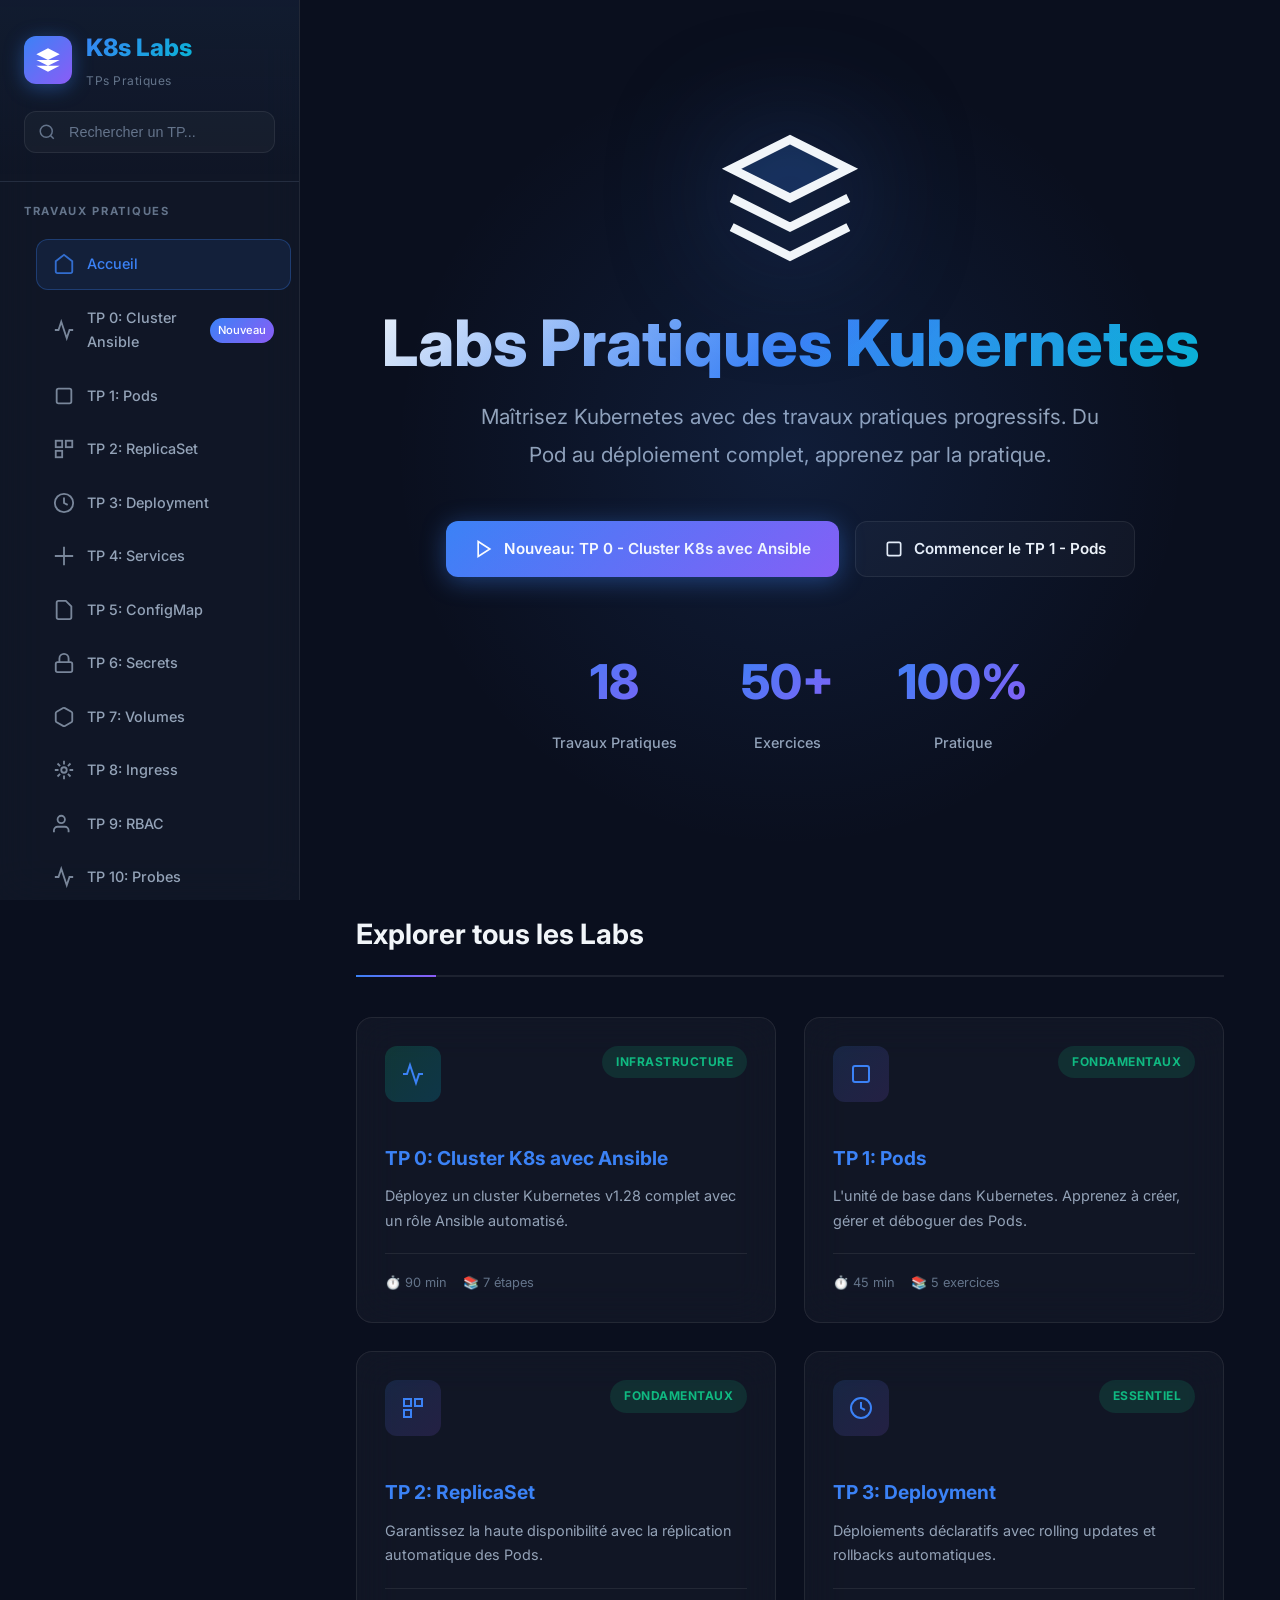
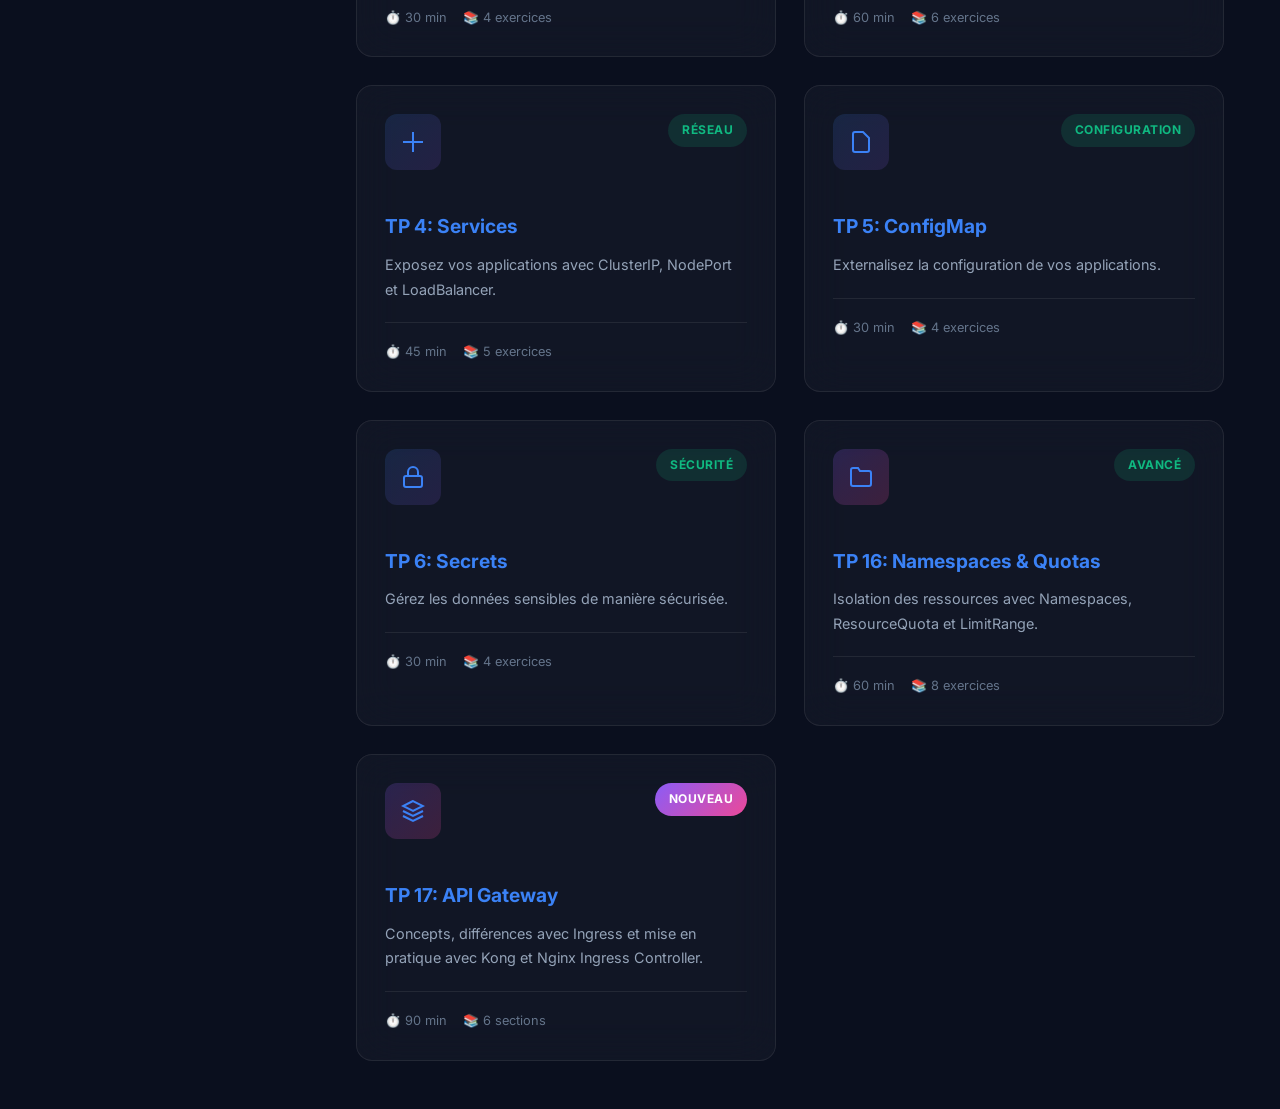
<file: index-fr-standalone.html>
<!DOCTYPE html>
<html lang="fr">
<head>
    <meta charset="UTF-8">
    <meta name="viewport" content="width=device-width, initial-scale=1.0">
    <title>Labs Pratiques Kubernetes | TPs K8s Complets</title>
    <link rel="preconnect" href="https://fonts.googleapis.com">
    <link rel="preconnect" href="https://fonts.gstatic.com" crossorigin>
    <link href="https://fonts.googleapis.com/css2?family=Inter:wght@300;400;500;600;700;800&family=JetBrains+Mono:wght@400;500;600&display=swap" rel="stylesheet">
    <style>
        :root {
            --bg-primary: #0a0f1e;
            --bg-secondary: #111827;
            --bg-card: rgba(255, 255, 255, 0.03);
            --bg-card-hover: rgba(255, 255, 255, 0.06);
            --bg-code: #1a1f35;
            --bg-terminal: #0d1117;
            --text-primary: #F1F5F9;
            --text-secondary: #94A3B8;
            --text-muted: #64748B;
            --accent-blue: #3B82F6;
            --accent-purple: #8B5CF6;
            --accent-cyan: #06B6D4;
            --accent-green: #10B981;
            --accent-orange: #F59E0B;
            --accent-red: #EF4444;
            --accent-pink: #EC4899;
            --border-color: rgba(255, 255, 255, 0.08);
            --border-hover: rgba(255, 255, 255, 0.15);
            --glass-blur: blur(20px);
            --shadow-sm: 0 2px 8px rgba(0, 0, 0, 0.3);
            --shadow-md: 0 8px 32px rgba(0, 0, 0, 0.4);
            --shadow-lg: 0 16px 64px rgba(0, 0, 0, 0.5);
            --shadow-glow: 0 0 60px rgba(59, 130, 246, 0.15);
            --transition-fast: all 0.15s ease;
            --transition: all 0.3s cubic-bezier(0.4, 0, 0.2, 1);
            --transition-slow: all 0.5s cubic-bezier(0.4, 0, 0.2, 1);
            --radius-sm: 8px;
            --radius-md: 12px;
            --radius-lg: 16px;
            --radius-xl: 24px;
        }

        * {
            margin: 0;
            padding: 0;
            box-sizing: border-box;
        }

        html {
            scroll-behavior: smooth;
            font-size: 16px;
        }

        body {
            font-family: 'Inter', -apple-system, BlinkMacSystemFont, 'Segoe UI', sans-serif;
            background: var(--bg-primary);
            color: var(--text-primary);
            line-height: 1.7;
            overflow-x: hidden;
            min-height: 100vh;
        }

        /* Scrollbar */
        ::-webkit-scrollbar {
            width: 10px;
            height: 10px;
        }

        ::-webkit-scrollbar-track {
            background: var(--bg-secondary);
        }

        ::-webkit-scrollbar-thumb {
            background: linear-gradient(180deg, var(--accent-blue), var(--accent-purple));
            border-radius: 5px;
        }

        ::-webkit-scrollbar-thumb:hover {
            background: linear-gradient(180deg, var(--accent-purple), var(--accent-pink));
        }

        ::selection {
            background: rgba(59, 130, 246, 0.3);
            color: var(--text-primary);
        }

        /* Layout */
        .app-container {
            display: flex;
            min-height: 100vh;
        }

        /* Sidebar */
        .sidebar {
            position: fixed;
            left: 0;
            top: 0;
            width: 300px;
            height: 100vh;
            background: rgba(17, 24, 39, 0.9);
            backdrop-filter: var(--glass-blur);
            -webkit-backdrop-filter: var(--glass-blur);
            border-right: 1px solid var(--border-color);
            z-index: 1000;
            overflow-y: auto;
            transition: var(--transition);
        }

        .sidebar-header {
            padding: 28px 24px;
            border-bottom: 1px solid var(--border-color);
            background: linear-gradient(180deg, rgba(59, 130, 246, 0.05) 0%, transparent 100%);
        }

        .logo {
            display: flex;
            align-items: center;
            gap: 14px;
            text-decoration: none;
        }

        .logo-icon {
            width: 48px;
            height: 48px;
            background: linear-gradient(135deg, var(--accent-blue), var(--accent-purple));
            border-radius: var(--radius-md);
            display: flex;
            align-items: center;
            justify-content: center;
            box-shadow: 0 4px 20px rgba(59, 130, 246, 0.4);
        }

        .logo-icon svg {
            width: 28px;
            height: 28px;
            fill: white;
        }

        .logo-text {
            font-size: 1.5rem;
            font-weight: 800;
            background: linear-gradient(135deg, var(--accent-blue), var(--accent-cyan));
            -webkit-background-clip: text;
            -webkit-text-fill-color: transparent;
            background-clip: text;
        }

        .logo-subtitle {
            font-size: 0.75rem;
            color: var(--text-muted);
            margin-top: 2px;
            letter-spacing: 0.5px;
        }

        .search-box {
            margin-top: 20px;
            position: relative;
        }

        .search-input {
            width: 100%;
            padding: 12px 16px 12px 44px;
            background: var(--bg-card);
            border: 1px solid var(--border-color);
            border-radius: var(--radius-md);
            color: var(--text-primary);
            font-size: 0.9rem;
            transition: var(--transition);
        }

        .search-input:focus {
            outline: none;
            border-color: var(--accent-blue);
            background: var(--bg-card-hover);
            box-shadow: 0 0 0 4px rgba(59, 130, 246, 0.15);
        }

        .search-input::placeholder {
            color: var(--text-muted);
        }

        .search-icon {
            position: absolute;
            left: 14px;
            top: 50%;
            transform: translateY(-50%);
            color: var(--text-muted);
            width: 18px;
            height: 18px;
        }

        .nav-section {
            padding: 20px 0;
        }

        .nav-title {
            padding: 0 24px;
            font-size: 0.7rem;
            font-weight: 700;
            text-transform: uppercase;
            letter-spacing: 0.15em;
            color: var(--text-muted);
            margin-bottom: 12px;
        }

        .nav-list {
            list-style: none;
        }

        .nav-item {
            margin: 3px 8px;
        }

        .nav-link {
            display: flex;
            align-items: center;
            gap: 12px;
            padding: 12px 16px;
            color: var(--text-secondary);
            text-decoration: none;
            font-size: 0.9rem;
            font-weight: 500;
            transition: var(--transition);
            border-radius: var(--radius-md);
            border: 1px solid transparent;
        }

        .nav-link:hover {
            color: var(--text-primary);
            background: var(--bg-card-hover);
            border-color: var(--border-color);
        }

        .nav-link.active {
            color: var(--accent-blue);
            background: rgba(59, 130, 246, 0.1);
            border-color: rgba(59, 130, 246, 0.3);
        }

        .nav-link.completed {
            color: var(--accent-green);
        }

        .nav-icon {
            width: 22px;
            height: 22px;
            flex-shrink: 0;
            opacity: 0.8;
        }

        .nav-text {
            flex: 1;
        }

        .nav-badge {
            font-size: 0.7rem;
            padding: 3px 8px;
            background: var(--bg-card);
            border-radius: 20px;
            color: var(--text-muted);
        }

        .nav-badge.new {
            background: linear-gradient(135deg, var(--accent-blue), var(--accent-purple));
            color: white;
        }

        /* Mobile Menu */
        .menu-toggle {
            display: none;
            position: fixed;
            top: 20px;
            left: 20px;
            z-index: 1001;
            width: 48px;
            height: 48px;
            background: var(--bg-card);
            backdrop-filter: var(--glass-blur);
            border: 1px solid var(--border-color);
            border-radius: var(--radius-md);
            cursor: pointer;
            align-items: center;
            justify-content: center;
            color: var(--text-primary);
        }

        /* Main Content */
        .main-content {
            flex: 1;
            margin-left: 300px;
            min-height: 100vh;
        }

        .section {
            display: none;
            padding: 48px 56px;
            max-width: 1100px;
            margin: 0 auto;
            animation: fadeIn 0.4s ease;
        }

        .section.active {
            display: block;
        }

        @keyframes fadeIn {
            from { opacity: 0; transform: translateY(20px); }
            to { opacity: 1; transform: translateY(0); }
        }

        /* Breadcrumb */
        .breadcrumb {
            display: flex;
            align-items: center;
            gap: 10px;
            margin-bottom: 28px;
            font-size: 0.9rem;
        }

        .breadcrumb a {
            color: var(--text-secondary);
            text-decoration: none;
            transition: var(--transition-fast);
        }

        .breadcrumb a:hover {
            color: var(--accent-blue);
        }

        .breadcrumb-separator {
            color: var(--text-muted);
        }

        .breadcrumb-current {
            color: var(--text-primary);
            font-weight: 600;
        }

        /* Hero */
        .hero {
            text-align: center;
            padding: 80px 0 100px;
            position: relative;
        }

        .hero-bg {
            position: absolute;
            top: 50%;
            left: 50%;
            transform: translate(-50%, -50%);
            width: 800px;
            height: 800px;
            background: radial-gradient(circle, rgba(59, 130, 246, 0.12) 0%, transparent 70%);
            pointer-events: none;
        }

        .hero-logo {
            width: 140px;
            height: 140px;
            margin: 0 auto 40px;
            position: relative;
            animation: float 6s ease-in-out infinite;
        }

        @keyframes float {
            0%, 100% { transform: translateY(0) rotate(0deg); }
            50% { transform: translateY(-20px) rotate(5deg); }
        }

        .hero-logo svg {
            width: 100%;
            height: 100%;
            filter: drop-shadow(0 0 60px rgba(59, 130, 246, 0.5));
        }

        .hero-title {
            font-size: 4rem;
            font-weight: 800;
            margin-bottom: 20px;
            background: linear-gradient(135deg, var(--text-primary) 0%, var(--accent-blue) 50%, var(--accent-cyan) 100%);
            -webkit-background-clip: text;
            -webkit-text-fill-color: transparent;
            background-clip: text;
            line-height: 1.1;
        }

        .hero-subtitle {
            font-size: 1.3rem;
            color: var(--text-secondary);
            max-width: 650px;
            margin: 0 auto 48px;
            line-height: 1.8;
        }

        .hero-stats {
            display: flex;
            justify-content: center;
            gap: 64px;
            margin-top: 64px;
        }

        .stat-item {
            text-align: center;
        }

        .stat-value {
            font-size: 3rem;
            font-weight: 800;
            background: linear-gradient(135deg, var(--accent-blue), var(--accent-purple));
            -webkit-background-clip: text;
            -webkit-text-fill-color: transparent;
            background-clip: text;
        }

        .stat-label {
            font-size: 0.9rem;
            color: var(--text-secondary);
            margin-top: 8px;
            font-weight: 500;
        }

        /* Buttons */
        .btn {
            display: inline-flex;
            align-items: center;
            gap: 10px;
            padding: 14px 28px;
            border-radius: var(--radius-md);
            font-size: 0.95rem;
            font-weight: 600;
            text-decoration: none;
            cursor: pointer;
            transition: var(--transition);
            border: none;
        }

        .btn-primary {
            background: linear-gradient(135deg, var(--accent-blue), var(--accent-purple));
            color: white;
            box-shadow: 0 4px 24px rgba(59, 130, 246, 0.4);
        }

        .btn-primary:hover {
            transform: translateY(-3px);
            box-shadow: 0 8px 40px rgba(59, 130, 246, 0.5);
        }

        .btn-secondary {
            background: var(--bg-card);
            color: var(--text-primary);
            border: 1px solid var(--border-color);
        }

        .btn-secondary:hover {
            background: var(--bg-card-hover);
            border-color: var(--accent-blue);
            transform: translateY(-2px);
        }

        .btn-group {
            display: flex;
            gap: 16px;
            flex-wrap: wrap;
            justify-content: center;
        }

        /* Cards */
        .card-grid {
            display: grid;
            grid-template-columns: repeat(auto-fill, minmax(340px, 1fr));
            gap: 28px;
            margin-top: 40px;
        }

        .card {
            background: var(--bg-card);
            backdrop-filter: var(--glass-blur);
            border: 1px solid var(--border-color);
            border-radius: var(--radius-lg);
            padding: 28px;
            transition: var(--transition);
            cursor: pointer;
            position: relative;
            overflow: hidden;
        }

        .card::before {
            content: '';
            position: absolute;
            top: 0;
            left: 0;
            right: 0;
            height: 4px;
            background: linear-gradient(90deg, var(--accent-blue), var(--accent-purple), var(--accent-cyan));
            opacity: 0;
            transition: var(--transition);
        }

        .card:hover {
            transform: translateY(-6px);
            background: var(--bg-card-hover);
            border-color: var(--border-hover);
            box-shadow: var(--shadow-glow), var(--shadow-md);
        }

        .card:hover::before {
            opacity: 1;
        }

        .card-header {
            display: flex;
            align-items: flex-start;
            justify-content: space-between;
            margin-bottom: 18px;
        }

        .card-icon {
            width: 56px;
            height: 56px;
            background: linear-gradient(135deg, rgba(59, 130, 246, 0.15), rgba(139, 92, 246, 0.15));
            border-radius: var(--radius-md);
            display: flex;
            align-items: center;
            justify-content: center;
            color: var(--accent-blue);
        }

        .card-badge {
            padding: 6px 14px;
            background: rgba(16, 185, 129, 0.15);
            color: var(--accent-green);
            font-size: 0.75rem;
            font-weight: 700;
            border-radius: 20px;
            text-transform: uppercase;
            letter-spacing: 0.5px;
        }

        .card-badge.new {
            background: linear-gradient(135deg, var(--accent-purple), var(--accent-pink));
            color: white;
        }

        .card-title {
            font-size: 1.2rem;
            font-weight: 700;
            margin-bottom: 10px;
        }

        .card-description {
            font-size: 0.9rem;
            color: var(--text-secondary);
            margin-bottom: 20px;
            line-height: 1.7;
        }

        .card-footer {
            display: flex;
            align-items: center;
            justify-content: space-between;
            padding-top: 18px;
            border-top: 1px solid var(--border-color);
        }

        .card-meta {
            display: flex;
            align-items: center;
            gap: 16px;
            font-size: 0.8rem;
            color: var(--text-muted);
        }

        .card-meta span {
            display: flex;
            align-items: center;
            gap: 6px;
        }

        /* Typography */
        h1 {
            font-size: 2.75rem;
            font-weight: 800;
            margin-bottom: 20px;
            line-height: 1.2;
        }

        h2 {
            font-size: 1.75rem;
            font-weight: 700;
            margin: 56px 0 24px;
            padding-bottom: 16px;
            border-bottom: 2px solid var(--border-color);
            position: relative;
        }

        h2::after {
            content: '';
            position: absolute;
            bottom: -2px;
            left: 0;
            width: 80px;
            height: 2px;
            background: linear-gradient(90deg, var(--accent-blue), var(--accent-purple));
        }

        h3 {
            font-size: 1.35rem;
            font-weight: 700;
            margin: 40px 0 18px;
            color: var(--accent-blue);
        }

        h4 {
            font-size: 1.1rem;
            font-weight: 600;
            margin: 28px 0 14px;
            color: var(--text-primary);
        }

        p {
            margin-bottom: 18px;
            color: var(--text-secondary);
        }

        strong {
            color: var(--text-primary);
            font-weight: 600;
        }

        /* Lists */
        ul, ol {
            margin: 18px 0;
            padding-left: 28px;
        }

        li {
            margin: 10px 0;
            color: var(--text-secondary);
        }

        li::marker {
            color: var(--accent-blue);
        }

        /* Info Boxes */
        .info-box {
            padding: 24px 28px;
            border-radius: var(--radius-lg);
            margin: 28px 0;
            border-left: 4px solid;
            background: var(--bg-card);
        }

        .info-box.info {
            border-color: var(--accent-blue);
            background: rgba(59, 130, 246, 0.08);
        }

        .info-box.success {
            border-color: var(--accent-green);
            background: rgba(16, 185, 129, 0.08);
        }

        .info-box.warning {
            border-color: var(--accent-orange);
            background: rgba(245, 158, 11, 0.08);
        }

        .info-box.error {
            border-color: var(--accent-red);
            background: rgba(239, 68, 68, 0.08);
        }

        .info-box-title {
            display: flex;
            align-items: center;
            gap: 12px;
            font-weight: 700;
            font-size: 1rem;
            margin-bottom: 10px;
        }

        .info-box.info .info-box-title { color: var(--accent-blue); }
        .info-box.success .info-box-title { color: var(--accent-green); }
        .info-box.warning .info-box-title { color: var(--accent-orange); }
        .info-box.error .info-box-title { color: var(--accent-red); }

        .info-box p {
            margin: 0;
            color: var(--text-secondary);
            font-size: 0.95rem;
        }

        /* Code Blocks */
        .code-block {
            position: relative;
            margin: 28px 0;
            border-radius: var(--radius-lg);
            overflow: hidden;
            background: var(--bg-code);
            border: 1px solid var(--border-color);
        }

        .code-header {
            display: flex;
            align-items: center;
            justify-content: space-between;
            padding: 14px 20px;
            background: rgba(0, 0, 0, 0.3);
            border-bottom: 1px solid var(--border-color);
        }

        .code-lang {
            display: flex;
            align-items: center;
            gap: 10px;
            font-size: 0.8rem;
            font-weight: 700;
            text-transform: uppercase;
            color: var(--text-muted);
            letter-spacing: 0.5px;
        }

        .code-actions {
            display: flex;
            gap: 10px;
        }

        .code-btn {
            display: flex;
            align-items: center;
            gap: 8px;
            padding: 8px 14px;
            background: rgba(255, 255, 255, 0.05);
            border: 1px solid var(--border-color);
            border-radius: var(--radius-sm);
            color: var(--text-secondary);
            font-size: 0.8rem;
            font-weight: 500;
            cursor: pointer;
            transition: var(--transition-fast);
        }

        .code-btn:hover {
            background: rgba(255, 255, 255, 0.1);
            color: var(--text-primary);
            border-color: var(--accent-blue);
        }

        .code-btn.copied {
            color: var(--accent-green);
            border-color: var(--accent-green);
            background: rgba(16, 185, 129, 0.1);
        }

        pre {
            margin: 0;
            padding: 24px 28px;
            font-family: 'JetBrains Mono', monospace;
            font-size: 0.9rem;
            line-height: 1.8;
            overflow-x: auto;
        }

        code {
            font-family: 'JetBrains Mono', monospace;
        }

        /* Inline code */
        p code, li code {
            background: var(--bg-code);
            padding: 3px 8px;
            border-radius: 6px;
            font-size: 0.85em;
            color: var(--accent-cyan);
            border: 1px solid var(--border-color);
        }

        /* Syntax Highlighting */
        .code-yaml .key { color: #9CDCFE; }
        .code-yaml .string { color: #CE9178; }
        .code-yaml .number { color: #B5CEA8; }
        .code-yaml .boolean { color: #569CD6; }
        .code-yaml .comment { color: #6A9955; font-style: italic; }
        
        .code-shell .prompt { color: var(--accent-green); user-select: none; }
        .code-shell .command { color: var(--text-primary); }
        .code-shell .flag { color: #9CDCFE; }
        .code-shell .arg { color: #CE9178; }

        /* Terminal */
        .terminal-block {
            background: var(--bg-terminal);
            border: 1px solid var(--border-color);
            border-radius: var(--radius-lg);
            overflow: hidden;
            margin: 28px 0;
        }

        .terminal-header {
            display: flex;
            align-items: center;
            gap: 10px;
            padding: 14px 20px;
            background: rgba(255, 255, 255, 0.02);
            border-bottom: 1px solid var(--border-color);
        }

        .terminal-dot {
            width: 14px;
            height: 14px;
            border-radius: 50%;
        }

        .terminal-dot.red { background: #FF5F56; }
        .terminal-dot.yellow { background: #FFBD2E; }
        .terminal-dot.green { background: #27C93F; }

        .terminal-title {
            flex: 1;
            text-align: center;
            font-size: 0.8rem;
            color: var(--text-muted);
            font-weight: 500;
        }

        .terminal-body {
            padding: 24px 28px;
            font-family: 'JetBrains Mono', monospace;
            font-size: 0.9rem;
            line-height: 1.8;
        }

        .terminal-prompt { color: var(--accent-green); }
        .terminal-output { color: var(--text-secondary); }
        .terminal-error { color: var(--accent-red); }

        /* Tables */
        .table-container {
            overflow-x: auto;
            margin: 28px 0;
            border-radius: var(--radius-lg);
            border: 1px solid var(--border-color);
        }

        table {
            width: 100%;
            border-collapse: collapse;
            font-size: 0.9rem;
        }

        th {
            background: var(--bg-secondary);
            padding: 16px 20px;
            text-align: left;
            font-weight: 700;
            color: var(--text-primary);
            border-bottom: 2px solid var(--border-color);
        }

        td {
            padding: 14px 20px;
            border-bottom: 1px solid var(--border-color);
            color: var(--text-secondary);
        }

        tr:last-child td {
            border-bottom: none;
        }

        tr:hover td {
            background: var(--bg-card);
        }

        /* Progress Checklist */
        .checklist {
            background: var(--bg-card);
            border: 1px solid var(--border-color);
            border-radius: var(--radius-lg);
            padding: 28px;
            margin: 28px 0;
        }

        .checklist-title {
            font-size: 1.1rem;
            font-weight: 700;
            margin-bottom: 20px;
            display: flex;
            align-items: center;
            gap: 12px;
        }

        .checklist-item {
            display: flex;
            align-items: center;
            gap: 14px;
            padding: 14px 0;
            border-bottom: 1px solid var(--border-color);
            cursor: pointer;
            transition: var(--transition-fast);
        }

        .checklist-item:last-child {
            border-bottom: none;
        }

        .checklist-item:hover {
            background: var(--bg-card-hover);
            margin: 0 -28px;
            padding: 14px 28px;
        }

        .checklist-checkbox {
            width: 24px;
            height: 24px;
            border: 2px solid var(--border-color);
            border-radius: 6px;
            display: flex;
            align-items: center;
            justify-content: center;
            transition: var(--transition-fast);
            flex-shrink: 0;
        }

        .checklist-item.completed .checklist-checkbox {
            background: var(--accent-green);
            border-color: var(--accent-green);
        }

        .checklist-text {
            flex: 1;
            font-size: 0.95rem;
            color: var(--text-secondary);
        }

        .checklist-item.completed .checklist-text {
            color: var(--text-muted);
            text-decoration: line-through;
        }

        /* Navigation Buttons */
        .nav-buttons {
            display: flex;
            justify-content: space-between;
            margin-top: 64px;
            padding-top: 32px;
            border-top: 1px solid var(--border-color);
        }

        .nav-btn {
            display: flex;
            align-items: center;
            gap: 16px;
            padding: 20px 28px;
            background: var(--bg-card);
            border: 1px solid var(--border-color);
            border-radius: var(--radius-lg);
            text-decoration: none;
            transition: var(--transition);
            max-width: 300px;        }

        .nav-btn:hover {
            background: var(--bg-card-hover);
            border-color: var(--accent-blue);
            transform: translateY(-3px);
            box-shadow: var(--shadow-md);
        }

        .nav-btn-icon {
            width: 44px;
            height: 44px;
            background: var(--bg-secondary);
            border-radius: var(--radius-md);
            display: flex;
            align-items: center;
            justify-content: center;
            color: var(--accent-blue);
        }

        .nav-btn-text {
            text-align: left;
        }

        .nav-btn-label {
            font-size: 0.8rem;
            color: var(--text-muted);
            margin-bottom: 4px;
        }

        .nav-btn-title {
            font-size: 1rem;
            font-weight: 600;
            color: var(--text-primary);
        }

        /* Responsive */
        @media (max-width: 1024px) {
            .sidebar {
                transform: translateX(-100%);
            }

            .sidebar.open {
                transform: translateX(0);
            }

            .menu-toggle {
                display: flex;
            }

            .main-content {
                margin-left: 0;
            }

            .section {
                padding: 32px 24px;
            }

            .hero-title {
                font-size: 2.5rem;
            }

            .hero-stats {
                gap: 32px;
            }

            .stat-value {
                font-size: 2rem;
            }

            .card-grid {
                grid-template-columns: 1fr;
            }

            .nav-buttons {
                flex-direction: column;
                gap: 16px;
            }

            .nav-btn {
                max-width: 100%;
            }
        }

        @media (max-width: 640px) {
            .hero-title {
                font-size: 2rem;
            }

            .hero-subtitle {
                font-size: 1rem;
            }

            .hero-stats {
                flex-direction: column;
                gap: 24px;
            }

            h1 {
                font-size: 2rem;
            }

            h2 {
                font-size: 1.5rem;
            }

            .btn-group {
                flex-direction: column;
            }

            .btn {
                width: 100%;
                justify-content: center;
            }
        }

        /* Animations */
        @keyframes pulse {
            0%, 100% { opacity: 1; }
            50% { opacity: 0.5; }
        }

        @keyframes spin {
            from { transform: rotate(0deg); }
            to { transform: rotate(360deg); }
        }

        .loading {
            animation: pulse 2s ease-in-out infinite;
        }

        .spinner {
            animation: spin 1s linear infinite;
        }

        /* Overlay */
        .overlay {
            position: fixed;
            inset: 0;
            background: rgba(0, 0, 0, 0.5);
            z-index: 999;
            display: none;
        }

        .overlay.active {
            display: block;
        }

        /* Print */
        @media print {
            .sidebar, .menu-toggle, .overlay {
                display: none !important;
            }
            .main-content {
                margin-left: 0 !important;
            }
            .section {
                display: block !important;
                page-break-after: always;
            }
        }
    </style>
</head>
<body>
    <div class="app-container">
        <!-- Mobile Menu Toggle -->
        <button class="menu-toggle" onclick="toggleSidebar()">
            <svg width="24" height="24" viewBox="0 0 24 24" fill="none" stroke="currentColor" stroke-width="2">
                <path d="M3 12h18M3 6h18M3 18h18"/>
            </svg>
        </button>

        <!-- Overlay -->
        <div class="overlay" onclick="toggleSidebar()"></div>

        <!-- Sidebar -->
        <aside class="sidebar">
            <div class="sidebar-header">
                <a href="#home" class="logo" onclick="showSection('home')">
                    <div class="logo-icon">
                        <svg viewBox="0 0 24 24" fill="currentColor">
                            <path d="M12 2L2 7l10 5 10-5-10-5zM2 17l10 5 10-5M2 12l10 5 10-5"/>
                        </svg>
                    </div>
                    <div>
                        <div class="logo-text">K8s Labs</div>
                        <div class="logo-subtitle">TPs Pratiques</div>
                    </div>
                </a>
                <div class="search-box">
                    <svg class="search-icon" viewBox="0 0 24 24" fill="none" stroke="currentColor" stroke-width="2">
                        <circle cx="11" cy="11" r="8"/>
                        <path d="M21 21l-4.35-4.35"/>
                    </svg>
                    <input type="text" class="search-input" placeholder="Rechercher un TP..." id="searchInput" onkeyup="searchTPs()">
                </div>
            </div>

            <nav class="nav-section">
                <div class="nav-title">Travaux Pratiques</div>
                <ul class="nav-list" id="navList">
                    <li class="nav-item">
                        <a href="#home" class="nav-link active" onclick="showSection('home')">
                            <svg class="nav-icon" viewBox="0 0 24 24" fill="none" stroke="currentColor" stroke-width="2">
                                <path d="M3 9l9-7 9 7v11a2 2 0 01-2 2H5a2 2 0 01-2-2V9z"/>
                            </svg>
                            <span class="nav-text">Accueil</span>
                        </a>
                    </li>
                    <li class="nav-item">
                        <a href="#tp0" class="nav-link" onclick="showSection('tp0')">
                            <svg class="nav-icon" viewBox="0 0 24 24" fill="none" stroke="currentColor" stroke-width="2">
                                <path d="M22 12h-4l-3 9L9 3l-3 9H2"/>
                            </svg>
                            <span class="nav-text">TP 0: Cluster Ansible</span>
                            <span class="nav-badge new">Nouveau</span>
                        </a>
                    </li>
                    <li class="nav-item">
                        <a href="#tp1" class="nav-link" onclick="showSection('tp1')">
                            <svg class="nav-icon" viewBox="0 0 24 24" fill="none" stroke="currentColor" stroke-width="2">
                                <rect x="4" y="4" width="16" height="16" rx="2"/>
                            </svg>
                            <span class="nav-text">TP 1: Pods</span>
                        </a>
                    </li>
                    <li class="nav-item">
                        <a href="#tp2" class="nav-link" onclick="showSection('tp2')">
                            <svg class="nav-icon" viewBox="0 0 24 24" fill="none" stroke="currentColor" stroke-width="2">
                                <rect x="3" y="3" width="7" height="7"/><rect x="14" y="3" width="7" height="7"/><rect x="3" y="14" width="7" height="7"/>
                            </svg>
                            <span class="nav-text">TP 2: ReplicaSet</span>
                        </a>
                    </li>
                    <li class="nav-item">
                        <a href="#tp3" class="nav-link" onclick="showSection('tp3')">
                            <svg class="nav-icon" viewBox="0 0 24 24" fill="none" stroke="currentColor" stroke-width="2">
                                <circle cx="12" cy="12" r="10"/><path d="M12 6v6l4 2"/>
                            </svg>
                            <span class="nav-text">TP 3: Deployment</span>
                        </a>
                    </li>
                    <li class="nav-item">
                        <a href="#tp4" class="nav-link" onclick="showSection('tp4')">
                            <svg class="nav-icon" viewBox="0 0 24 24" fill="none" stroke="currentColor" stroke-width="2">
                                <path d="M12 2v20M2 12h20"/>
                            </svg>
                            <span class="nav-text">TP 4: Services</span>
                        </a>
                    </li>
                    <li class="nav-item">
                        <a href="#tp5" class="nav-link" onclick="showSection('tp5')">
                            <svg class="nav-icon" viewBox="0 0 24 24" fill="none" stroke="currentColor" stroke-width="2">
                                <path d="M14 2H6a2 2 0 00-2 2v16a2 2 0 002 2h12a2 2 0 002-2V8z"/>
                            </svg>
                            <span class="nav-text">TP 5: ConfigMap</span>
                        </a>
                    </li>
                    <li class="nav-item">
                        <a href="#tp6" class="nav-link" onclick="showSection('tp6')">
                            <svg class="nav-icon" viewBox="0 0 24 24" fill="none" stroke="currentColor" stroke-width="2">
                                <rect x="3" y="11" width="18" height="11" rx="2"/><path d="M7 11V7a5 5 0 0110 0v4"/>
                            </svg>
                            <span class="nav-text">TP 6: Secrets</span>
                        </a>
                    </li>
                    <li class="nav-item">
                        <a href="#tp7" class="nav-link" onclick="showSection('tp7')">
                            <svg class="nav-icon" viewBox="0 0 24 24" fill="none" stroke="currentColor" stroke-width="2">
                                <path d="M21 16V8a2 2 0 00-1-1.73l-7-4a2 2 0 00-2 0l-7 4A2 2 0 003 8v8a2 2 0 001 1.73l7 4a2 2 0 002 0l7-4A2 2 0 0021 16z"/>
                            </svg>
                            <span class="nav-text">TP 7: Volumes</span>
                        </a>
                    </li>
                    <li class="nav-item">
                        <a href="#tp8" class="nav-link" onclick="showSection('tp8')">
                            <svg class="nav-icon" viewBox="0 0 24 24" fill="none" stroke="currentColor" stroke-width="2">
                                <circle cx="12" cy="12" r="3"/><path d="M12 2v4M12 18v4M4.93 4.93l2.83 2.83M16.24 16.24l2.83 2.83M2 12h4M18 12h4M4.93 19.07l2.83-2.83M16.24 7.76l2.83-2.83"/>
                            </svg>
                            <span class="nav-text">TP 8: Ingress</span>
                        </a>
                    </li>
                    <li class="nav-item">
                        <a href="#tp9" class="nav-link" onclick="showSection('tp9')">
                            <svg class="nav-icon" viewBox="0 0 24 24" fill="none" stroke="currentColor" stroke-width="2">
                                <path d="M17 21v-2a4 4 0 00-4-4H5a4 4 0 00-4 4v2"/><circle cx="9" cy="7" r="4"/>
                            </svg>
                            <span class="nav-text">TP 9: RBAC</span>
                        </a>
                    </li>
                    <li class="nav-item">
                        <a href="#tp10" class="nav-link" onclick="showSection('tp10')">
                            <svg class="nav-icon" viewBox="0 0 24 24" fill="none" stroke="currentColor" stroke-width="2">
                                <polyline points="22 12 18 12 15 21 9 3 6 12 2 12"/>
                            </svg>
                            <span class="nav-text">TP 10: Probes</span>
                        </a>
                    </li>
                    <li class="nav-item">
                        <a href="#tp11" class="nav-link" onclick="showSection('tp11')">
                            <svg class="nav-icon" viewBox="0 0 24 24" fill="none" stroke="currentColor" stroke-width="2">
                                <rect x="2" y="3" width="20" height="14" rx="2"/><path d="M8 21h8M12 17v4"/>
                            </svg>
                            <span class="nav-text">TP 11: DaemonSet</span>
                        </a>
                    </li>
                    <li class="nav-item">
                        <a href="#tp12" class="nav-link" onclick="showSection('tp12')">
                            <svg class="nav-icon" viewBox="0 0 24 24" fill="none" stroke="currentColor" stroke-width="2">
                                <path d="M12 20h9M16.5 3.5a2.12 2.12 0 013 3L7 19l-4 1 1-4L16.5 3.5z"/>
                            </svg>
                            <span class="nav-text">TP 12: Jobs & CronJobs</span>
                        </a>
                    </li>
                    <li class="nav-item">
                        <a href="#tp13" class="nav-link" onclick="showSection('tp13')">
                            <svg class="nav-icon" viewBox="0 0 24 24" fill="none" stroke="currentColor" stroke-width="2">
                                <path d="M18 20V10M12 20V4M6 20v-6"/>
                            </svg>
                            <span class="nav-text">TP 13: StatefulSet</span>
                        </a>
                    </li>
                    <li class="nav-item">
                        <a href="#tp14" class="nav-link" onclick="showSection('tp14')">
                            <svg class="nav-icon" viewBox="0 0 24 24" fill="none" stroke="currentColor" stroke-width="2">
                                <path d="M12 22s8-4 8-10V5l-8-3-8 3v7c0 6 8 10 8 10z"/>
                            </svg>
                            <span class="nav-text">TP 14: Network Policies</span>
                        </a>
                    </li>
                    <li class="nav-item">
                        <a href="#tp15" class="nav-link" onclick="showSection('tp15')">
                            <svg class="nav-icon" viewBox="0 0 24 24" fill="none" stroke="currentColor" stroke-width="2">
                                <rect x="3" y="3" width="18" height="18" rx="2"/><path d="M3 9h18M9 21V9"/>
                            </svg>
                            <span class="nav-text">TP 15: HPA</span>
                        </a>
                    </li>
                    <li class="nav-item">
                        <a href="#tp16" class="nav-link" onclick="showSection('tp16')">
                            <svg class="nav-icon" viewBox="0 0 24 24" fill="none" stroke="currentColor" stroke-width="2">
                                <path d="M22 19a2 2 0 01-2 2H4a2 2 0 01-2-2V5a2 2 0 012-2h5l2 3h9a2 2 0 012 2z"/>
                            </svg>
                            <span class="nav-text">TP 16: Namespaces & Quotas</span>
                        </a>
                    </li>
                    <li class="nav-item">
                        <a href="#tp17" class="nav-link" onclick="showSection('tp17')">
                            <svg class="nav-icon" viewBox="0 0 24 24" fill="none" stroke="currentColor" stroke-width="2">
                                <path d="M12 2L2 7l10 5 10-5-10-5zM2 17l10 5 10-5M2 12l10 5 10-5"/>
                            </svg>
                            <span class="nav-text">TP 17: API Gateway</span>
                            <span class="nav-badge new">Nouveau</span>
                        </a>
                    </li>
                </ul>
            </nav>
        </aside>

        <!-- Main Content -->
        <main class="main-content">
            <!-- Home Section -->
            <section id="home" class="section active">
                <div class="hero">
                    <div class="hero-bg"></div>
                    <div class="hero-logo">
                        <svg viewBox="0 0 24 24" fill="none" stroke="currentColor" stroke-width="1.5">
                            <path d="M12 2L2 7l10 5 10-5-10-5z" fill="rgba(59, 130, 246, 0.2)"/>
                            <path d="M2 17l10 5 10-5"/>
                            <path d="M2 12l10 5 10-5"/>
                        </svg>
                    </div>
                    <h1 class="hero-title">Labs Pratiques Kubernetes</h1>
                    <p class="hero-subtitle">
                        Maîtrisez Kubernetes avec des travaux pratiques progressifs. 
                        Du Pod au déploiement complet, apprenez par la pratique.
                    </p>
                    <div class="btn-group">
                        <a href="#tp0" class="btn btn-primary" onclick="showSection('tp0')">
                            <svg width="20" height="20" viewBox="0 0 24 24" fill="none" stroke="currentColor" stroke-width="2">
                                <polygon points="5 3 19 12 5 21 5 3"/>
                            </svg>
                            Nouveau: TP 0 - Cluster K8s avec Ansible
                        </a>
                        <a href="#tp1" class="btn btn-secondary" onclick="showSection('tp1')">
                            <svg width="20" height="20" viewBox="0 0 24 24" fill="none" stroke="currentColor" stroke-width="2">
                                <rect x="4" y="4" width="16" height="16" rx="2"/>
                            </svg>
                            Commencer le TP 1 - Pods
                        </a>
                    </div>

                    <div class="hero-stats">
                        <div class="stat-item">
                            <div class="stat-value">18</div>
                            <div class="stat-label">Travaux Pratiques</div>
                        </div>
                        <div class="stat-item">
                            <div class="stat-value">50+</div>
                            <div class="stat-label">Exercices</div>
                        </div>
                        <div class="stat-item">
                            <div class="stat-value">100%</div>
                            <div class="stat-label">Pratique</div>
                        </div>
                    </div>
                </div>

                <h2>Explorer tous les Labs</h2>
                <div class="card-grid">
                    <div class="card" onclick="showSection('tp0')">
                        <div class="card-header">
                            <div class="card-icon" style="background: linear-gradient(135deg, rgba(16, 185, 129, 0.2), rgba(6, 182, 212, 0.2));">
                                <svg width="24" height="24" viewBox="0 0 24 24" fill="none" stroke="currentColor" stroke-width="2">
                                    <path d="M22 12h-4l-3 9L9 3l-3 9H2"/>
                                </svg>
                            </div>
                            <span class="card-badge">Infrastructure</span>
                        </div>
                        <h3 class="card-title">TP 0: Cluster K8s avec Ansible</h3>
                        <p class="card-description">Déployez un cluster Kubernetes v1.28 complet avec un rôle Ansible automatisé.</p>
                        <div class="card-footer">
                            <div class="card-meta">
                                <span>⏱️ 90 min</span>
                                <span>📚 7 étapes</span>
                            </div>
                        </div>
                    </div>

                    <div class="card" onclick="showSection('tp1')">
                        <div class="card-header">
                            <div class="card-icon">
                                <svg width="24" height="24" viewBox="0 0 24 24" fill="none" stroke="currentColor" stroke-width="2">
                                    <rect x="4" y="4" width="16" height="16" rx="2"/>
                                </svg>
                            </div>
                            <span class="card-badge">Fondamentaux</span>
                        </div>
                        <h3 class="card-title">TP 1: Pods</h3>
                        <p class="card-description">L'unité de base dans Kubernetes. Apprenez à créer, gérer et déboguer des Pods.</p>
                        <div class="card-footer">
                            <div class="card-meta">
                                <span>⏱️ 45 min</span>
                                <span>📚 5 exercices</span>
                            </div>
                        </div>
                    </div>

                    <div class="card" onclick="showSection('tp2')">
                        <div class="card-header">
                            <div class="card-icon">
                                <svg width="24" height="24" viewBox="0 0 24 24" fill="none" stroke="currentColor" stroke-width="2">
                                    <rect x="3" y="3" width="7" height="7"/><rect x="14" y="3" width="7" height="7"/><rect x="3" y="14" width="7" height="7"/>
                                </svg>
                            </div>
                            <span class="card-badge">Fondamentaux</span>
                        </div>
                        <h3 class="card-title">TP 2: ReplicaSet</h3>
                        <p class="card-description">Garantissez la haute disponibilité avec la réplication automatique des Pods.</p>
                        <div class="card-footer">
                            <div class="card-meta">
                                <span>⏱️ 30 min</span>
                                <span>📚 4 exercices</span>
                            </div>
                        </div>
                    </div>

                    <div class="card" onclick="showSection('tp3')">
                        <div class="card-header">
                            <div class="card-icon">
                                <svg width="24" height="24" viewBox="0 0 24 24" fill="none" stroke="currentColor" stroke-width="2">
                                    <circle cx="12" cy="12" r="10"/><path d="M12 6v6l4 2"/>
                                </svg>
                            </div>
                            <span class="card-badge">Essentiel</span>
                        </div>
                        <h3 class="card-title">TP 3: Deployment</h3>
                        <p class="card-description">Déploiements déclaratifs avec rolling updates et rollbacks automatiques.</p>
                        <div class="card-footer">
                            <div class="card-meta">
                                <span>⏱️ 60 min</span>
                                <span>📚 6 exercices</span>
                            </div>
                        </div>
                    </div>

                    <div class="card" onclick="showSection('tp4')">
                        <div class="card-header">
                            <div class="card-icon">
                                <svg width="24" height="24" viewBox="0 0 24 24" fill="none" stroke="currentColor" stroke-width="2">
                                    <path d="M12 2v20M2 12h20"/>
                                </svg>
                            </div>
                            <span class="card-badge">Réseau</span>
                        </div>
                        <h3 class="card-title">TP 4: Services</h3>
                        <p class="card-description">Exposez vos applications avec ClusterIP, NodePort et LoadBalancer.</p>
                        <div class="card-footer">
                            <div class="card-meta">
                                <span>⏱️ 45 min</span>
                                <span>📚 5 exercices</span>
                            </div>
                        </div>
                    </div>

                    <div class="card" onclick="showSection('tp5')">
                        <div class="card-header">
                            <div class="card-icon">
                                <svg width="24" height="24" viewBox="0 0 24 24" fill="none" stroke="currentColor" stroke-width="2">
                                    <path d="M14 2H6a2 2 0 00-2 2v16a2 2 0 002 2h12a2 2 0 002-2V8z"/>
                                </svg>
                            </div>
                            <span class="card-badge">Configuration</span>
                        </div>
                        <h3 class="card-title">TP 5: ConfigMap</h3>
                        <p class="card-description">Externalisez la configuration de vos applications.</p>
                        <div class="card-footer">
                            <div class="card-meta">
                                <span>⏱️ 30 min</span>
                                <span>📚 4 exercices</span>
                            </div>
                        </div>
                    </div>

                    <div class="card" onclick="showSection('tp6')">
                        <div class="card-header">
                            <div class="card-icon">
                                <svg width="24" height="24" viewBox="0 0 24 24" fill="none" stroke="currentColor" stroke-width="2">
                                    <rect x="3" y="11" width="18" height="11" rx="2"/><path d="M7 11V7a5 5 0 0110 0v4"/>
                                </svg>
                            </div>
                            <span class="card-badge">Sécurité</span>
                        </div>
                        <h3 class="card-title">TP 6: Secrets</h3>
                        <p class="card-description">Gérez les données sensibles de manière sécurisée.</p>
                        <div class="card-footer">
                            <div class="card-meta">
                                <span>⏱️ 30 min</span>
                                <span>📚 4 exercices</span>
                            </div>
                        </div>
                    </div>

                    <div class="card" onclick="showSection('tp16')">
                        <div class="card-header">
                            <div class="card-icon" style="background: linear-gradient(135deg, rgba(139, 92, 246, 0.2), rgba(236, 72, 153, 0.2));">
                                <svg width="24" height="24" viewBox="0 0 24 24" fill="none" stroke="currentColor" stroke-width="2">
                                    <path d="M22 19a2 2 0 01-2 2H4a2 2 0 01-2-2V5a2 2 0 012-2h5l2 3h9a2 2 0 012 2z"/>
                                </svg>
                            </div>
                            <span class="card-badge">Avancé</span>
                        </div>
                        <h3 class="card-title">TP 16: Namespaces & Quotas</h3>
                        <p class="card-description">Isolation des ressources avec Namespaces, ResourceQuota et LimitRange.</p>
                        <div class="card-footer">
                            <div class="card-meta">
                                <span>⏱️ 60 min</span>
                                <span>📚 8 exercices</span>
                            </div>
                        </div>
                    </div>

                    <div class="card" onclick="showSection('tp17')">
                        <div class="card-header">
                            <div class="card-icon" style="background: linear-gradient(135deg, rgba(139, 92, 246, 0.2), rgba(236, 72, 153, 0.2));">
                                <svg width="24" height="24" viewBox="0 0 24 24" fill="none" stroke="currentColor" stroke-width="2">
                                    <path d="M12 2L2 7l10 5 10-5-10-5zM2 17l10 5 10-5M2 12l10 5 10-5"/>
                                </svg>
                            </div>
                            <span class="card-badge new">Nouveau</span>
                        </div>
                        <h3 class="card-title">TP 17: API Gateway</h3>
                        <p class="card-description">Concepts, différences avec Ingress et mise en pratique avec Kong et Nginx Ingress Controller.</p>
                        <div class="card-footer">
                            <div class="card-meta">
                                <span>⏱️ 90 min</span>
                                <span>📚 6 sections</span>
                            </div>
                        </div>
                    </div>
                </div>
            </section>

            <!-- TP 0: CLUSTER K8S AVEC ANSIBLE -->
            <section id="tp0" class="section">
                <nav class="breadcrumb">
                    <a href="#home" onclick="showSection('home')">Accueil</a>
                    <span class="breadcrumb-separator">›</span>
                    <span class="breadcrumb-current">TP 0: Cluster K8s avec Ansible</span>
                </nav>

                <h1>TP 0: Mise en place d'un Cluster Kubernetes v1.28 avec Ansible</h1>
                
                <div class="info-box info">
                    <div class="info-box-title">
                        <svg width="20" height="20" viewBox="0 0 24 24" fill="none" stroke="currentColor" stroke-width="2">
                            <circle cx="12" cy="12" r="10"/><path d="M12 16v-4M12 8h.01"/>
                        </svg>
                        Objectifs du TP
                    </div>
                    <p>Déployez automatiquement un cluster Kubernetes v1.28 complet (1 master + workers) à l'aide d'un rôle Ansible. Vous apprendrez à configurer l'inventaire, personnaliser les variables, exécuter le playbook et vérifier le bon fonctionnement du cluster.</p>
                </div>

                <div class="info-box warning">
                    <div class="info-box-title">
                        <svg width="20" height="20" viewBox="0 0 24 24" fill="none" stroke="currentColor" stroke-width="2">
                            <path d="M10.29 3.86L1.82 18a2 2 0 001.71 3h16.94a2 2 0 001.71-3L13.71 3.86a2 2 0 00-3.42 0z"/><path d="M12 9v4M12 17h.01"/>
                        </svg>
                        Durée estimée : 90 minutes | Difficulté : Intermédiaire
                    </div>
                    <p>Ce TP nécessite des machines Linux accessibles via SSH et Ansible installé sur la machine de contrôle.</p>
                </div>

                <h2>Prérequis</h2>

                <p>Avant de commencer, assurez-vous d'avoir les éléments suivants :</p>
                <ul>
                    <li><strong>Machines Linux</strong> : Ubuntu/Debian (recommandé) ou CentOS — au minimum 2 machines (1 master + 1 worker)</li>
                    <li><strong>Accès SSH</strong> : L'utilisateur de contrôle doit pouvoir se connecter en SSH sans mot de passe (clés SSH configurées)</li>
                    <li><strong>Ansible installé</strong> sur la machine de contrôle (version 2.9+)</li>
                    <li><strong>Git installé</strong> sur la machine de contrôle</li>
                    <li><strong>Droits sudo</strong> sur les machines cibles (master et worker)</li>
                    <li><strong>Connectivité réseau</strong> entre toutes les machines et accès à Internet</li>
                </ul>

                <div class="info-box success">
                    <div class="info-box-title">
                        <svg width="20" height="20" viewBox="0 0 24 24" fill="none" stroke="currentColor" stroke-width="2">
                            <path d="M22 11.08V12a10 10 0 11-5.93-9.14"/><polyline points="22 4 12 14.01 9 11.01"/>
                        </svg>
                        Configuration recommandée par machine
                    </div>
                    <p>CPU : 2 vCPUs minimum | RAM : 2 Go minimum | Disque : 20 Go | OS : Ubuntu 22.04 LTS</p>
                </div>

                <div class="terminal-block">
                    <div class="terminal-header">
                        <span class="terminal-dot red"></span>
                        <span class="terminal-dot yellow"></span>
                        <span class="terminal-dot green"></span>
                        <span class="terminal-title">Vérification des prérequis</span>
                    </div>
                    <div class="terminal-body">
                        <div class="terminal-line"><span class="terminal-prompt">$ </span>ansible --version</div>
                        <div class="terminal-line"><span class="terminal-output">ansible [core 2.15.x]</span></div>
                        <div class="terminal-line"><span class="terminal-prompt">$ </span>git --version</div>
                        <div class="terminal-line"><span class="terminal-output">git version 2.x.x</span></div>
                        <div class="terminal-line"><span class="terminal-prompt">$ </span>ssh user@172.16.201.22 "hostname"</div>
                        <div class="terminal-line"><span class="terminal-output">master-node</span></div>
                    </div>
                </div>

                <h2>Étape 1 — Cloner le rôle Ansible</h2>

                <p>Commencez par récupérer le rôle Ansible qui automatise l'installation complète du cluster Kubernetes v1.28.</p>

                <div class="code-block">
                    <div class="code-header">
                        <span class="code-lang">BASH</span>
                        <div class="code-actions">
                            <button class="code-btn" onclick="copyCode(this)">
                                <svg width="14" height="14" viewBox="0 0 24 24" fill="none" stroke="currentColor" stroke-width="2">
                                    <rect x="9" y="9" width="13" height="13" rx="2"/><path d="M5 15H4a2 2 0 01-2-2V4a2 2 0 012-2h9a2 2 0 012 2v1"/>
                                </svg>
                                Copier
                            </button>
                        </div>
                    </div>
                    <pre><code>git clone https://repo-dev.efi-academy.com/houcem/ansible-k8as-v1.28.git
cd ansible-k8as-v1.28</code></pre>
                </div>

                <div class="terminal-block">
                    <div class="terminal-header">
                        <span class="terminal-dot red"></span>
                        <span class="terminal-dot yellow"></span>
                        <span class="terminal-dot green"></span>
                        <span class="terminal-title">Terminal</span>
                    </div>
                    <div class="terminal-body">
                        <div class="terminal-line"><span class="terminal-prompt">$ </span>git clone https://repo-dev.efi-academy.com/houcem/ansible-k8as-v1.28.git</div>
                        <div class="terminal-line"><span class="terminal-output">Cloning into 'ansible-k8as-v1.28'...</span></div>
                        <div class="terminal-line"><span class="terminal-output">remote: Enumerating objects: 42, done.</span></div>
                        <div class="terminal-line"><span class="terminal-output">remote: Total 42 (delta 0), reused 0 (delta 0)</span></div>
                        <div class="terminal-line"><span class="terminal-output">Unpacking objects: 100% (42/42), done.</span></div>
                        <div class="terminal-line"><span class="terminal-prompt">$ </span>cd ansible-k8as-v1.28</div>
                    </div>
                </div>

                <h2>Étape 2 — Structure du rôle Ansible</h2>

                <p>Explorons l'arborescence du projet cloné. Le rôle est organisé en <strong>3 sous-rôles</strong> qui s'occupent de configurer les différentes parties du cluster :</p>

                <div class="code-block">
                    <div class="code-header">
                        <span class="code-lang">STRUCTURE</span>
                        <div class="code-actions">
                            <button class="code-btn" onclick="copyCode(this)">
                                <svg width="14" height="14" viewBox="0 0 24 24" fill="none" stroke="currentColor" stroke-width="2">
                                    <rect x="9" y="9" width="13" height="13" rx="2"/><path d="M5 15H4a2 2 0 01-2-2V4a2 2 0 012-2h9a2 2 0 012 2v1"/>
                                </svg>
                                Copier
                            </button>
                        </div>
                    </div>
                    <pre><code>ansible-k8as-v1.28/
├── ansible.cfg          # Configuration Ansible (SSH, timeouts)
├── hosts.ini            # Inventaire des machines (master & workers)
├── main.yaml            # Playbook principal
└── roles/
    ├── common/          # Rôle commun (tous les nœuds)
    │   ├── defaults/
    │   │   └── main.yml     # Variables par défaut (versions K8s)
    │   ├── handlers/
    │   │   └── main.yml     # Handlers (restart containerd)
    │   ├── tasks/
    │   │   └── main.yml     # Tâches : dépendances, swap, containerd, kubeadm
    │   └── templates/
    │       └── containerd-config.toml.j2  # Template containerd
    ├── master/          # Rôle master
    │   ├── meta/
    │   │   └── main.yml     # Dépendance vers rôle common
    │   └── tasks/
    │       └── main.yml     # kubeadm init, kubeconfig, CNI Calico, join token
    └── worker/          # Rôle worker
        ├── meta/
        │   └── main.yml     # Dépendance vers rôle common
        └── tasks/
            └── main.yml     # Copie et exécution du join command</code></pre>
                </div>

                <div class="table-container">
                    <table>
                        <thead>
                            <tr>
                                <th>Rôle</th>
                                <th>Description</th>
                                <th>Actions principales</th>
                            </tr>
                        </thead>
                        <tbody>
                            <tr>
                                <td><code>common</code></td>
                                <td>Préparation de tous les nœuds</td>
                                <td>Désactivation swap, installation containerd, kubeadm/kubelet/kubectl, configuration réseau (sysctl, modules kernel)</td>
                            </tr>
                            <tr>
                                <td><code>master</code></td>
                                <td>Initialisation du nœud master</td>
                                <td>kubeadm init, copie kubeconfig, installation CNI Calico, génération du join command</td>
                            </tr>
                            <tr>
                                <td><code>worker</code></td>
                                <td>Jonction des nœuds workers</td>
                                <td>Copie et exécution du join command généré par le master</td>
                            </tr>
                        </tbody>
                    </table>
                </div>

                <h2>Étape 3 — Configurer l'inventaire Ansible</h2>

                <p>L'inventaire définit les machines cibles du déploiement. Modifiez le fichier <code>hosts.ini</code> avec les adresses IP de vos machines :</p>

                <div class="code-block">
                    <div class="code-header">
                        <span class="code-lang">INI</span>
                        <div class="code-actions">
                            <button class="code-btn" onclick="copyCode(this)">
                                <svg width="14" height="14" viewBox="0 0 24 24" fill="none" stroke="currentColor" stroke-width="2">
                                    <rect x="9" y="9" width="13" height="13" rx="2"/><path d="M5 15H4a2 2 0 01-2-2V4a2 2 0 012-2h9a2 2 0 012 2v1"/>
                                </svg>
                                Copier
                            </button>
                        </div>
                    </div>
                    <pre><code class="code-yaml"><span class="comment"># hosts.ini</span>
<span class="key">[all:vars]</span>
<span class="key">ansible_python_interpreter</span>=<span class="string">/usr/bin/python3.11</span>
<span class="key">ansible_user</span>=<span class="string">adminefi</span>

<span class="key">[master]</span>
<span class="string">master-node</span> <span class="key">ansible_host</span>=<span class="string">172.16.201.22</span>

<span class="key">[worker]</span>
<span class="string">worker-node1</span> <span class="key">ansible_host</span>=<span class="string">172.16.201.23</span></code></pre>
                </div>

                <div class="info-box info">
                    <div class="info-box-title">
                        <svg width="20" height="20" viewBox="0 0 24 24" fill="none" stroke="currentColor" stroke-width="2">
                            <circle cx="12" cy="12" r="10"/><path d="M12 16v-4M12 8h.01"/>
                        </svg>
                        Personnalisation
                    </div>
                    <p>Remplacez les adresses IP et le nom d'utilisateur (<code>adminefi</code>) par ceux de votre environnement. Vous pouvez ajouter autant de workers que nécessaire dans le groupe <code>[worker]</code>.</p>
                </div>

                <p>Vérifiez que la connectivité Ansible fonctionne correctement :</p>

                <div class="terminal-block">
                    <div class="terminal-header">
                        <span class="terminal-dot red"></span>
                        <span class="terminal-dot yellow"></span>
                        <span class="terminal-dot green"></span>
                        <span class="terminal-title">Terminal</span>
                    </div>
                    <div class="terminal-body">
                        <div class="terminal-line"><span class="terminal-prompt">$ </span>ansible all -i hosts.ini -m ping</div>
                        <div class="terminal-line"><span class="terminal-output">master-node | SUCCESS => {</span></div>
                        <div class="terminal-line"><span class="terminal-output">    "changed": false,</span></div>
                        <div class="terminal-line"><span class="terminal-output">    "ping": "pong"</span></div>
                        <div class="terminal-line"><span class="terminal-output">}</span></div>
                        <div class="terminal-line"><span class="terminal-output">worker-node1 | SUCCESS => {</span></div>
                        <div class="terminal-line"><span class="terminal-output">    "changed": false,</span></div>
                        <div class="terminal-line"><span class="terminal-output">    "ping": "pong"</span></div>
                        <div class="terminal-line"><span class="terminal-output">}</span></div>
                    </div>
                </div>

                <h2>Étape 4 — Configurer les variables du rôle</h2>

                <p>Les variables par défaut du rôle se trouvent dans <code>roles/common/defaults/main.yml</code>. Vous pouvez les personnaliser selon vos besoins :</p>

                <div class="code-block">
                    <div class="code-header">
                        <span class="code-lang">YAML</span>
                        <div class="code-actions">
                            <button class="code-btn" onclick="copyCode(this)">
                                <svg width="14" height="14" viewBox="0 0 24 24" fill="none" stroke="currentColor" stroke-width="2">
                                    <rect x="9" y="9" width="13" height="13" rx="2"/><path d="M5 15H4a2 2 0 01-2-2V4a2 2 0 012-2h9a2 2 0 012 2v1"/>
                                </svg>
                                Copier
                            </button>
                        </div>
                    </div>
                    <pre><code class="code-yaml"><span class="comment"># roles/common/defaults/main.yml</span>
<span class="key">kubernetes_version</span>: <span class="string">"1.28.0"</span>
<span class="key">containerd_version</span>: <span class="string">"1.6.9"</span></code></pre>
                </div>

                <p>Examinons également le playbook principal <code>main.yaml</code> :</p>

                <div class="code-block">
                    <div class="code-header">
                        <span class="code-lang">YAML</span>
                        <div class="code-actions">
                            <button class="code-btn" onclick="copyCode(this)">
                                <svg width="14" height="14" viewBox="0 0 24 24" fill="none" stroke="currentColor" stroke-width="2">
                                    <rect x="9" y="9" width="13" height="13" rx="2"/><path d="M5 15H4a2 2 0 01-2-2V4a2 2 0 012-2h9a2 2 0 012 2v1"/>
                                </svg>
                                Copier
                            </button>
                        </div>
                    </div>
                    <pre><code class="code-yaml"><span class="comment"># main.yaml</span>
- <span class="key">hosts</span>: <span class="string">master</span>
  <span class="key">become</span>: <span class="boolean">yes</span>
  <span class="key">remote_user</span>: <span class="string">adminefi</span>
  <span class="key">roles</span>:
    - <span class="string">master</span>

- <span class="key">hosts</span>: <span class="string">worker</span>
  <span class="key">become</span>: <span class="boolean">yes</span>
  <span class="key">remote_user</span>: <span class="string">adminefi</span>
  <span class="key">roles</span>:
    - <span class="string">worker</span></code></pre>
                </div>

                <div class="info-box info">
                    <div class="info-box-title">
                        <svg width="20" height="20" viewBox="0 0 24 24" fill="none" stroke="currentColor" stroke-width="2">
                            <circle cx="12" cy="12" r="10"/><path d="M12 16v-4M12 8h.01"/>
                        </svg>
                        Fonctionnement du playbook
                    </div>
                    <p>Le playbook exécute d'abord le rôle <code>master</code> (qui dépend de <code>common</code>) pour initialiser le nœud master, puis exécute le rôle <code>worker</code> (qui dépend aussi de <code>common</code>) pour joindre les workers au cluster. Le réseau CNI utilisé est <strong>Calico v3.26.1</strong>.</p>
                </div>

                <h2>Étape 5 — Lancer le playbook Ansible</h2>

                <p>C'est l'étape principale ! Lancez le déploiement complet du cluster avec la commande suivante :</p>

                <div class="code-block">
                    <div class="code-header">
                        <span class="code-lang">BASH</span>
                        <div class="code-actions">
                            <button class="code-btn" onclick="copyCode(this)">
                                <svg width="14" height="14" viewBox="0 0 24 24" fill="none" stroke="currentColor" stroke-width="2">
                                    <rect x="9" y="9" width="13" height="13" rx="2"/><path d="M5 15H4a2 2 0 01-2-2V4a2 2 0 012-2h9a2 2 0 012 2v1"/>
                                </svg>
                                Copier
                            </button>
                        </div>
                    </div>
                    <pre><code>ansible-playbook -i hosts.ini main.yaml</code></pre>
                </div>

                <div class="terminal-block">
                    <div class="terminal-header">
                        <span class="terminal-dot red"></span>
                        <span class="terminal-dot yellow"></span>
                        <span class="terminal-dot green"></span>
                        <span class="terminal-title">Exécution du playbook</span>
                    </div>
                    <div class="terminal-body">
                        <div class="terminal-line"><span class="terminal-prompt">$ </span>ansible-playbook -i hosts.ini main.yaml</div>
                        <div class="terminal-line"><span class="terminal-output"></span></div>
                        <div class="terminal-line"><span class="terminal-output">PLAY [master] *****************************************************************</span></div>
                        <div class="terminal-line"><span class="terminal-output"></span></div>
                        <div class="terminal-line"><span class="terminal-output">TASK [common : Install dependencies] ******************************************</span></div>
                        <div class="terminal-line"><span class="terminal-output">ok: [master-node]</span></div>
                        <div class="terminal-line"><span class="terminal-output"></span></div>
                        <div class="terminal-line"><span class="terminal-output">TASK [common : Disable swap] **************************************************</span></div>
                        <div class="terminal-line"><span class="terminal-output">changed: [master-node]</span></div>
                        <div class="terminal-line"><span class="terminal-output"></span></div>
                        <div class="terminal-line"><span class="terminal-output">TASK [common : Install containerd] ********************************************</span></div>
                        <div class="terminal-line"><span class="terminal-output">ok: [master-node]</span></div>
                        <div class="terminal-line"><span class="terminal-output"></span></div>
                        <div class="terminal-line"><span class="terminal-output">TASK [common : Install Kubernetes components] *********************************</span></div>
                        <div class="terminal-line"><span class="terminal-output">ok: [master-node]</span></div>
                        <div class="terminal-line"><span class="terminal-output"></span></div>
                        <div class="terminal-line"><span class="terminal-output">TASK [master : Initialize the Kubernetes cluster using kubeadm] ***************</span></div>
                        <div class="terminal-line"><span class="terminal-output">changed: [master-node]</span></div>
                        <div class="terminal-line"><span class="terminal-output"></span></div>
                        <div class="terminal-line"><span class="terminal-output">TASK [master : Install flannel pod network] ***********************************</span></div>
                        <div class="terminal-line"><span class="terminal-output">changed: [master-node]</span></div>
                        <div class="terminal-line"><span class="terminal-output"></span></div>
                        <div class="terminal-line"><span class="terminal-output">TASK [master : Generate join command] *****************************************</span></div>
                        <div class="terminal-line"><span class="terminal-output">changed: [master-node]</span></div>
                        <div class="terminal-line"><span class="terminal-output"></span></div>
                        <div class="terminal-line"><span class="terminal-output">PLAY [worker] *****************************************************************</span></div>
                        <div class="terminal-line"><span class="terminal-output"></span></div>
                        <div class="terminal-line"><span class="terminal-output">TASK [worker : Join the node to cluster] **************************************</span></div>
                        <div class="terminal-line"><span class="terminal-output">changed: [worker-node1]</span></div>
                        <div class="terminal-line"><span class="terminal-output"></span></div>
                        <div class="terminal-line"><span class="terminal-output">PLAY RECAP *********************************************************************</span></div>
                        <div class="terminal-line"><span class="terminal-output">master-node  : ok=15  changed=10  unreachable=0  failed=0  skipped=0</span></div>
                        <div class="terminal-line"><span class="terminal-output">worker-node1 : ok=12  changed=8   unreachable=0  failed=0  skipped=0</span></div>
                    </div>
                </div>

                <div class="info-box warning">
                    <div class="info-box-title">
                        <svg width="20" height="20" viewBox="0 0 24 24" fill="none" stroke="currentColor" stroke-width="2">
                            <path d="M10.29 3.86L1.82 18a2 2 0 001.71 3h16.94a2 2 0 001.71-3L13.71 3.86a2 2 0 00-3.42 0z"/><path d="M12 9v4M12 17h.01"/>
                        </svg>
                        Note importante
                    </div>
                    <p>L'exécution du playbook peut prendre entre <strong>5 et 15 minutes</strong> selon la vitesse de connexion Internet et les performances des machines. Ne l'interrompez pas pendant l'exécution.</p>
                </div>

                <h2>Étape 6 — Vérifier le cluster</h2>

                <p>Une fois le playbook terminé avec succès, connectez-vous au <strong>nœud master</strong> et vérifiez l'état du cluster :</p>

                <h3>Vérifier les nœuds</h3>

                <div class="code-block">
                    <div class="code-header">
                        <span class="code-lang">BASH</span>
                        <div class="code-actions">
                            <button class="code-btn" onclick="copyCode(this)">
                                <svg width="14" height="14" viewBox="0 0 24 24" fill="none" stroke="currentColor" stroke-width="2">
                                    <rect x="9" y="9" width="13" height="13" rx="2"/><path d="M5 15H4a2 2 0 01-2-2V4a2 2 0 012-2h9a2 2 0 012 2v1"/>
                                </svg>
                                Copier
                            </button>
                        </div>
                    </div>
                    <pre><code>kubectl get nodes</code></pre>
                </div>

                <div class="terminal-block">
                    <div class="terminal-header">
                        <span class="terminal-dot red"></span>
                        <span class="terminal-dot yellow"></span>
                        <span class="terminal-dot green"></span>
                        <span class="terminal-title">Terminal — Master Node</span>
                    </div>
                    <div class="terminal-body">
                        <div class="terminal-line"><span class="terminal-prompt">$ </span>kubectl get nodes</div>
                        <div class="terminal-line"><span class="terminal-output">NAME           STATUS   ROLES           AGE   VERSION</span></div>
                        <div class="terminal-line"><span class="terminal-output">master-node    Ready    control-plane   5m    v1.28.0</span></div>
                        <div class="terminal-line"><span class="terminal-output">worker-node1   Ready    &lt;none&gt;          3m    v1.28.0</span></div>
                    </div>
                </div>

                <h3>Vérifier les pods système</h3>

                <div class="code-block">
                    <div class="code-header">
                        <span class="code-lang">BASH</span>
                        <div class="code-actions">
                            <button class="code-btn" onclick="copyCode(this)">
                                <svg width="14" height="14" viewBox="0 0 24 24" fill="none" stroke="currentColor" stroke-width="2">
                                    <rect x="9" y="9" width="13" height="13" rx="2"/><path d="M5 15H4a2 2 0 01-2-2V4a2 2 0 012-2h9a2 2 0 012 2v1"/>
                                </svg>
                                Copier
                            </button>
                        </div>
                    </div>
                    <pre><code>kubectl get pods -A</code></pre>
                </div>

                <div class="terminal-block">
                    <div class="terminal-header">
                        <span class="terminal-dot red"></span>
                        <span class="terminal-dot yellow"></span>
                        <span class="terminal-dot green"></span>
                        <span class="terminal-title">Terminal — Master Node</span>
                    </div>
                    <div class="terminal-body">
                        <div class="terminal-line"><span class="terminal-prompt">$ </span>kubectl get pods -A</div>
                        <div class="terminal-line"><span class="terminal-output">NAMESPACE     NAME                                       READY   STATUS    RESTARTS   AGE</span></div>
                        <div class="terminal-line"><span class="terminal-output">kube-system   calico-kube-controllers-7c968b5878-x2j4k   1/1     Running   0          4m</span></div>
                        <div class="terminal-line"><span class="terminal-output">kube-system   calico-node-abc12                          1/1     Running   0          4m</span></div>
                        <div class="terminal-line"><span class="terminal-output">kube-system   calico-node-def34                          1/1     Running   0          3m</span></div>
                        <div class="terminal-line"><span class="terminal-output">kube-system   coredns-5dd5756b68-abc12                   1/1     Running   0          5m</span></div>
                        <div class="terminal-line"><span class="terminal-output">kube-system   coredns-5dd5756b68-def34                   1/1     Running   0          5m</span></div>
                        <div class="terminal-line"><span class="terminal-output">kube-system   etcd-master-node                           1/1     Running   0          5m</span></div>
                        <div class="terminal-line"><span class="terminal-output">kube-system   kube-apiserver-master-node                 1/1     Running   0          5m</span></div>
                        <div class="terminal-line"><span class="terminal-output">kube-system   kube-controller-manager-master-node        1/1     Running   0          5m</span></div>
                        <div class="terminal-line"><span class="terminal-output">kube-system   kube-proxy-abc12                           1/1     Running   0          5m</span></div>
                        <div class="terminal-line"><span class="terminal-output">kube-system   kube-proxy-def34                           1/1     Running   0          3m</span></div>
                        <div class="terminal-line"><span class="terminal-output">kube-system   kube-scheduler-master-node                 1/1     Running   0          5m</span></div>
                    </div>
                </div>

                <h3>Informations du cluster</h3>

                <div class="code-block">
                    <div class="code-header">
                        <span class="code-lang">BASH</span>
                        <div class="code-actions">
                            <button class="code-btn" onclick="copyCode(this)">
                                <svg width="14" height="14" viewBox="0 0 24 24" fill="none" stroke="currentColor" stroke-width="2">
                                    <rect x="9" y="9" width="13" height="13" rx="2"/><path d="M5 15H4a2 2 0 01-2-2V4a2 2 0 012-2h9a2 2 0 012 2v1"/>
                                </svg>
                                Copier
                            </button>
                        </div>
                    </div>
                    <pre><code>kubectl cluster-info</code></pre>
                </div>

                <div class="terminal-block">
                    <div class="terminal-header">
                        <span class="terminal-dot red"></span>
                        <span class="terminal-dot yellow"></span>
                        <span class="terminal-dot green"></span>
                        <span class="terminal-title">Terminal — Master Node</span>
                    </div>
                    <div class="terminal-body">
                        <div class="terminal-line"><span class="terminal-prompt">$ </span>kubectl cluster-info</div>
                        <div class="terminal-line"><span class="terminal-output">Kubernetes control plane is running at https://172.16.201.22:6443</span></div>
                        <div class="terminal-line"><span class="terminal-output">CoreDNS is running at https://172.16.201.22:6443/api/v1/namespaces/kube-system/services/kube-dns:dns/proxy</span></div>
                    </div>
                </div>

                <div class="info-box success">
                    <div class="info-box-title">
                        <svg width="20" height="20" viewBox="0 0 24 24" fill="none" stroke="currentColor" stroke-width="2">
                            <path d="M22 11.08V12a10 10 0 11-5.93-9.14"/><polyline points="22 4 12 14.01 9 11.01"/>
                        </svg>
                        Cluster opérationnel !
                    </div>
                    <p>Si tous les nœuds sont en status <code>Ready</code> et que tous les pods système sont en <code>Running</code>, votre cluster Kubernetes est prêt à l'emploi.</p>
                </div>

                <h2>Étape 7 — Tests fonctionnels</h2>

                <p>Vérifions que le cluster fonctionne correctement en déployant une application de test.</p>

                <h3>Déployer un pod nginx</h3>

                <div class="code-block">
                    <div class="code-header">
                        <span class="code-lang">BASH</span>
                        <div class="code-actions">
                            <button class="code-btn" onclick="copyCode(this)">
                                <svg width="14" height="14" viewBox="0 0 24 24" fill="none" stroke="currentColor" stroke-width="2">
                                    <rect x="9" y="9" width="13" height="13" rx="2"/><path d="M5 15H4a2 2 0 01-2-2V4a2 2 0 012-2h9a2 2 0 012 2v1"/>
                                </svg>
                                Copier
                            </button>
                        </div>
                    </div>
                    <pre><code># Créer un déploiement nginx
kubectl create deployment nginx-test --image=nginx:latest

# Vérifier que le pod est en cours d'exécution
kubectl get pods -o wide

# Exposer le déploiement via un service NodePort
kubectl expose deployment nginx-test --type=NodePort --port=80

# Vérifier le service créé
kubectl get svc nginx-test</code></pre>
                </div>

                <div class="terminal-block">
                    <div class="terminal-header">
                        <span class="terminal-dot red"></span>
                        <span class="terminal-dot yellow"></span>
                        <span class="terminal-dot green"></span>
                        <span class="terminal-title">Terminal — Tests fonctionnels</span>
                    </div>
                    <div class="terminal-body">
                        <div class="terminal-line"><span class="terminal-prompt">$ </span>kubectl create deployment nginx-test --image=nginx:latest</div>
                        <div class="terminal-line"><span class="terminal-output">deployment.apps/nginx-test created</span></div>
                        <div class="terminal-line"><span class="terminal-prompt">$ </span>kubectl get pods -o wide</div>
                        <div class="terminal-line"><span class="terminal-output">NAME                         READY   STATUS    RESTARTS   AGE   IP            NODE</span></div>
                        <div class="terminal-line"><span class="terminal-output">nginx-test-7c5b8d6c-abc12   1/1     Running   0          30s   10.244.1.2    worker-node1</span></div>
                        <div class="terminal-line"><span class="terminal-prompt">$ </span>kubectl expose deployment nginx-test --type=NodePort --port=80</div>
                        <div class="terminal-line"><span class="terminal-output">service/nginx-test exposed</span></div>
                        <div class="terminal-line"><span class="terminal-prompt">$ </span>kubectl get svc nginx-test</div>
                        <div class="terminal-line"><span class="terminal-output">NAME         TYPE       CLUSTER-IP      EXTERNAL-IP   PORT(S)        AGE</span></div>
                        <div class="terminal-line"><span class="terminal-output">nginx-test   NodePort   10.96.142.100   &lt;none&gt;        80:31234/TCP   5s</span></div>
                    </div>
                </div>

                <h3>Tester l'accès au service</h3>

                <div class="code-block">
                    <div class="code-header">
                        <span class="code-lang">BASH</span>
                        <div class="code-actions">
                            <button class="code-btn" onclick="copyCode(this)">
                                <svg width="14" height="14" viewBox="0 0 24 24" fill="none" stroke="currentColor" stroke-width="2">
                                    <rect x="9" y="9" width="13" height="13" rx="2"/><path d="M5 15H4a2 2 0 01-2-2V4a2 2 0 012-2h9a2 2 0 012 2v1"/>
                                </svg>
                                Copier
                            </button>
                        </div>
                    </div>
                    <pre><code># Tester depuis le master (via le ClusterIP)
curl http://10.96.142.100:80

# Tester depuis n'importe quelle machine du réseau (via NodePort)
curl http://172.16.201.22:31234
curl http://172.16.201.23:31234</code></pre>
                </div>

                <div class="terminal-block">
                    <div class="terminal-header">
                        <span class="terminal-dot red"></span>
                        <span class="terminal-dot yellow"></span>
                        <span class="terminal-dot green"></span>
                        <span class="terminal-title">Terminal — Vérification</span>
                    </div>
                    <div class="terminal-body">
                        <div class="terminal-line"><span class="terminal-prompt">$ </span>curl -s http://172.16.201.22:31234 | head -5</div>
                        <div class="terminal-line"><span class="terminal-output">&lt;!DOCTYPE html&gt;</span></div>
                        <div class="terminal-line"><span class="terminal-output">&lt;html&gt;</span></div>
                        <div class="terminal-line"><span class="terminal-output">&lt;head&gt;</span></div>
                        <div class="terminal-line"><span class="terminal-output">&lt;title&gt;Welcome to nginx!&lt;/title&gt;</span></div>
                        <div class="terminal-line"><span class="terminal-output">&lt;style&gt;</span></div>
                    </div>
                </div>

                <h3>Nettoyage des ressources de test</h3>

                <div class="code-block">
                    <div class="code-header">
                        <span class="code-lang">BASH</span>
                        <div class="code-actions">
                            <button class="code-btn" onclick="copyCode(this)">
                                <svg width="14" height="14" viewBox="0 0 24 24" fill="none" stroke="currentColor" stroke-width="2">
                                    <rect x="9" y="9" width="13" height="13" rx="2"/><path d="M5 15H4a2 2 0 01-2-2V4a2 2 0 012-2h9a2 2 0 012 2v1"/>
                                </svg>
                                Copier
                            </button>
                        </div>
                    </div>
                    <pre><code># Supprimer le service et le déploiement de test
kubectl delete svc nginx-test
kubectl delete deployment nginx-test</code></pre>
                </div>

                <h2>Commandes utiles</h2>

                <div class="table-container">
                    <table>
                        <thead>
                            <tr>
                                <th>Commande</th>
                                <th>Description</th>
                            </tr>
                        </thead>
                        <tbody>
                            <tr>
                                <td><code>ansible all -i hosts.ini -m ping</code></td>
                                <td>Tester la connectivité Ansible</td>
                            </tr>
                            <tr>
                                <td><code>ansible-playbook -i hosts.ini main.yaml --check</code></td>
                                <td>Simuler l'exécution du playbook (dry run)</td>
                            </tr>
                            <tr>
                                <td><code>kubectl get nodes -o wide</code></td>
                                <td>Détails des nœuds (IP, OS, version)</td>
                            </tr>
                            <tr>
                                <td><code>kubectl get pods -A</code></td>
                                <td>Tous les pods de tous les namespaces</td>
                            </tr>
                            <tr>
                                <td><code>kubectl cluster-info</code></td>
                                <td>Informations du control plane</td>
                            </tr>
                            <tr>
                                <td><code>kubectl describe node &lt;name&gt;</code></td>
                                <td>Détails complets d'un nœud</td>
                            </tr>
                            <tr>
                                <td><code>kubeadm token create --print-join-command</code></td>
                                <td>Régénérer la commande join (sur le master)</td>
                            </tr>
                        </tbody>
                    </table>
                </div>

                <h2>Checklist de Progression</h2>

                <div class="checklist">
                    <div class="checklist-title">
                        <svg width="20" height="20" viewBox="0 0 24 24" fill="none" stroke="currentColor" stroke-width="2">
                            <path d="M22 11.08V12a10 10 0 11-5.93-9.14"/>
                            <polyline points="22 4 12 14.01 9 11.01"/>
                        </svg>
                        Étapes complétées
                    </div>
                    <div class="checklist-item" onclick="toggleCheck(this)">
                        <div class="checklist-checkbox"><svg width="14" height="14" viewBox="0 0 24 24" fill="none" stroke="white" stroke-width="3"><polyline points="20 6 9 17 4 12"/></svg></div>
                        <span class="checklist-text">Vérifier les prérequis (SSH, Ansible, Git)</span>
                    </div>
                    <div class="checklist-item" onclick="toggleCheck(this)">
                        <div class="checklist-checkbox"><svg width="14" height="14" viewBox="0 0 24 24" fill="none" stroke="white" stroke-width="3"><polyline points="20 6 9 17 4 12"/></svg></div>
                        <span class="checklist-text">Cloner le rôle Ansible</span>
                    </div>
                    <div class="checklist-item" onclick="toggleCheck(this)">
                        <div class="checklist-checkbox"><svg width="14" height="14" viewBox="0 0 24 24" fill="none" stroke="white" stroke-width="3"><polyline points="20 6 9 17 4 12"/></svg></div>
                        <span class="checklist-text">Comprendre la structure du rôle</span>
                    </div>
                    <div class="checklist-item" onclick="toggleCheck(this)">
                        <div class="checklist-checkbox"><svg width="14" height="14" viewBox="0 0 24 24" fill="none" stroke="white" stroke-width="3"><polyline points="20 6 9 17 4 12"/></svg></div>
                        <span class="checklist-text">Configurer l'inventaire Ansible</span>
                    </div>
                    <div class="checklist-item" onclick="toggleCheck(this)">
                        <div class="checklist-checkbox"><svg width="14" height="14" viewBox="0 0 24 24" fill="none" stroke="white" stroke-width="3"><polyline points="20 6 9 17 4 12"/></svg></div>
                        <span class="checklist-text">Personnaliser les variables du rôle</span>
                    </div>
                    <div class="checklist-item" onclick="toggleCheck(this)">
                        <div class="checklist-checkbox"><svg width="14" height="14" viewBox="0 0 24 24" fill="none" stroke="white" stroke-width="3"><polyline points="20 6 9 17 4 12"/></svg></div>
                        <span class="checklist-text">Exécuter le playbook avec succès</span>
                    </div>
                    <div class="checklist-item" onclick="toggleCheck(this)">
                        <div class="checklist-checkbox"><svg width="14" height="14" viewBox="0 0 24 24" fill="none" stroke="white" stroke-width="3"><polyline points="20 6 9 17 4 12"/></svg></div>
                        <span class="checklist-text">Vérifier le cluster (nodes, pods, cluster-info)</span>
                    </div>
                    <div class="checklist-item" onclick="toggleCheck(this)">
                        <div class="checklist-checkbox"><svg width="14" height="14" viewBox="0 0 24 24" fill="none" stroke="white" stroke-width="3"><polyline points="20 6 9 17 4 12"/></svg></div>
                        <span class="checklist-text">Déployer et tester nginx via NodePort</span>
                    </div>
                </div>

                <div class="nav-buttons">
                    <a href="#home" class="nav-btn" onclick="showSection('home')">
                        <div class="nav-btn-icon">
                            <svg width="20" height="20" viewBox="0 0 24 24" fill="none" stroke="currentColor" stroke-width="2">
                                <path d="M3 9l9-7 9 7v11a2 2 0 01-2 2H5a2 2 0 01-2-2V9z"/>
                            </svg>
                        </div>
                        <div class="nav-btn-text">
                            <div class="nav-btn-label">Retour</div>
                            <span class="nav-btn-title">Accueil</span>
                        </div>
                    </a>
                    <a href="#tp1" class="nav-btn" onclick="showSection('tp1')">
                        <div class="nav-btn-text" style="text-align: right;">
                            <div class="nav-btn-label">Suivant</div>
                            <span class="nav-btn-title">TP 1: Pods</span>
                        </div>
                        <div class="nav-btn-icon">
                            <svg width="20" height="20" viewBox="0 0 24 24" fill="none" stroke="currentColor" stroke-width="2">
                                <polyline points="9 18 15 12 9 6"/>
                            </svg>
                        </div>
                    </a>
                </div>
            </section>

            <!-- TP 16: NAMESPACES & QUOTAS -->
            <section id="tp16" class="section">
                <nav class="breadcrumb">
                    <a href="#home" onclick="showSection('home')">Accueil</a>
                    <span class="breadcrumb-separator">›</span>
                    <span class="breadcrumb-current">TP 16: Namespaces & Quotas</span>
                </nav>

                <h1>TP 16: Namespaces, ResourceQuota & LimitRange</h1>
                
                <div class="info-box info">
                    <div class="info-box-title">
                        <svg width="20" height="20" viewBox="0 0 24 24" fill="none" stroke="currentColor" stroke-width="2">
                            <circle cx="12" cy="12" r="10"/><path d="M12 16v-4M12 8h.01"/>
                        </svg>
                        Objectifs du TP
                    </div>
                    <p>Apprenez à isoler les ressources entre équipes, limiter la consommation et garantir une allocation équitable des ressources du cluster.</p>
                </div>

                <h2>Concepts</h2>

                <h3>Qu'est-ce qu'un Namespace ?</h3>
                <p>Un <strong>Namespace</strong> est un mécanisme d'isolation logique dans Kubernetes. Il permet de :</p>
                <ul>
                    <li>Séparer les ressources entre différentes équipes ou projets</li>
                    <li>Appliquer des quotas de ressources par namespace</li>
                    <li>Définir des politiques réseau spécifiques</li>
                    <li>Gérer les accès RBAC de manière granulaire</li>
                </ul>

                <h3>Qu'est-ce qu'un ResourceQuota ?</h3>
                <p>Un <strong>ResourceQuota</strong> limite la quantité totale de ressources qu'un namespace peut consommer :</p>
                <ul>
                    <li><strong>CPU et Mémoire</strong> : Limites sur requests et limits</li>
                    <li><strong>Objets</strong> : Nombre de Pods, Services, ConfigMaps, etc.</li>
                    <li><strong>Stockage</strong> : Espace disque total des PVC</li>
                </ul>

                <h3>Qu'est-ce qu'un LimitRange ?</h3>
                <p>Un <strong>LimitRange</strong> définit les contraintes par défaut et les limites pour les conteneurs individuels :</p>
                <ul>
                    <li><strong>default</strong> : Valeurs par défaut si non spécifiées</li>
                    <li><strong>defaultRequest</strong> : Requests par défaut</li>
                    <li><strong>min/max</strong> : Limites minimales et maximales autorisées</li>
                </ul>

                <h2>Exercices Pratiques</h2>

                <h3>Exercice 1 : Créer un Namespace</h3>
                <p>Créez un namespace pour isoler les ressources d'une équipe de développement.</p>

                <div class="code-block">
                    <div class="code-header">
                        <span class="code-lang">YAML</span>
                        <div class="code-actions">
                            <button class="code-btn" onclick="copyCode(this)">
                                <svg width="14" height="14" viewBox="0 0 24 24" fill="none" stroke="currentColor" stroke-width="2">
                                    <rect x="9" y="9" width="13" height="13" rx="2"/><path d="M5 15H4a2 2 0 01-2-2V4a2 2 0 012-2h9a2 2 0 012 2v1"/>
                                </svg>
                                Copier
                            </button>
                        </div>
                    </div>
                    <pre><code class="code-yaml"><span class="comment"># namespace-dev.yaml</span>
<span class="key">apiVersion</span>: <span class="string">v1</span>
<span class="key">kind</span>: <span class="string">Namespace</span>
<span class="key">metadata</span>:
  <span class="key">name</span>: <span class="string">dev-team</span>
  <span class="key">labels</span>:
    <span class="key">environment</span>: <span class="string">development</span>
    <span class="key">team</span>: <span class="string">backend</span></code></pre>
                </div>

                <div class="terminal-block">
                    <div class="terminal-header">
                        <span class="terminal-dot red"></span>
                        <span class="terminal-dot yellow"></span>
                        <span class="terminal-dot green"></span>
                        <span class="terminal-title">Terminal</span>
                    </div>
                    <div class="terminal-body">
                        <div class="terminal-line"><span class="terminal-prompt">$ </span>kubectl apply -f namespace-dev.yaml</div>
                        <div class="terminal-line"><span class="terminal-output">namespace/dev-team created</span></div>
                        <div class="terminal-line"><span class="terminal-prompt">$ </span>kubectl get namespaces</div>
                        <div class="terminal-line"><span class="terminal-output">NAME              STATUS   AGE</span></div>
                        <div class="terminal-line"><span class="terminal-output">default           Active   10d</span></div>
                        <div class="terminal-line"><span class="terminal-output">dev-team          Active   5s</span></div>
                        <div class="terminal-line"><span class="terminal-output">kube-system       Active   10d</span></div>
                    </div>
                </div>

                <h3>Exercice 2 : Appliquer un ResourceQuota</h3>
                <p>Limitez les ressources totales que le namespace peut utiliser.</p>

                <div class="code-block">
                    <div class="code-header">
                        <span class="code-lang">YAML</span>
                        <div class="code-actions">
                            <button class="code-btn" onclick="copyCode(this)">
                                <svg width="14" height="14" viewBox="0 0 24 24" fill="none" stroke="currentColor" stroke-width="2">
                                    <rect x="9" y="9" width="13" height="13" rx="2"/><path d="M5 15H4a2 2 0 01-2-2V4a2 2 0 012-2h9a2 2 0 012 2v1"/>
                                </svg>
                                Copier
                            </button>
                        </div>
                    </div>
                    <pre><code class="code-yaml"><span class="comment"># resource-quota.yaml</span>
<span class="key">apiVersion</span>: <span class="string">v1</span>
<span class="key">kind</span>: <span class="string">ResourceQuota</span>
<span class="key">metadata</span>:
  <span class="key">name</span>: <span class="string">dev-quota</span>
  <span class="key">namespace</span>: <span class="string">dev-team</span>
<span class="key">spec</span>:
  <span class="key">hard</span>:
    <span class="comment"># Limites CPU</span>
    <span class="key">requests.cpu</span>: <span class="string">"4"</span>
    <span class="key">limits.cpu</span>: <span class="string">"8"</span>
    <span class="comment"># Limites Mémoire</span>
    <span class="key">requests.memory</span>: <span class="string">4Gi</span>
    <span class="key">limits.memory</span>: <span class="string">8Gi</span>
    <span class="comment"># Nombre d'objets</span>
    <span class="key">pods</span>: <span class="string">"20"</span>
    <span class="key">services</span>: <span class="string">"10"</span>
    <span class="key">configmaps</span>: <span class="string">"10"</span>
    <span class="key">secrets</span>: <span class="string">"10"</span>
    <span class="key">persistentvolumeclaims</span>: <span class="string">"5"</span>
    <span class="comment"># Stockage</span>
    <span class="key">requests.storage</span>: <span class="string">20Gi</span></code></pre>
                </div>

                <div class="terminal-block">
                    <div class="terminal-header">
                        <span class="terminal-dot red"></span>
                        <span class="terminal-dot yellow"></span>
                        <span class="terminal-dot green"></span>
                        <span class="terminal-title">Terminal</span>
                    </div>
                    <div class="terminal-body">
                        <div class="terminal-line"><span class="terminal-prompt">$ </span>kubectl apply -f resource-quota.yaml</div>
                        <div class="terminal-line"><span class="terminal-output">resourcequota/dev-quota created</span></div>
                        <div class="terminal-line"><span class="terminal-prompt">$ </span>kubectl describe quota dev-quota -n dev-team</div>
                        <div class="terminal-line"><span class="terminal-output">Name:                   dev-quota</span></div>
                        <div class="terminal-line"><span class="terminal-output">Namespace:              dev-team</span></div>
                        <div class="terminal-line"><span class="terminal-output">Resource                Used  Hard</span></div>
                        <div class="terminal-line"><span class="terminal-output">--------                ----  ----</span></div>
                        <div class="terminal-line"><span class="terminal-output">configmaps              0     10</span></div>
                        <div class="terminal-line"><span class="terminal-output">limits.cpu              0     8</span></div>
                        <div class="terminal-line"><span class="terminal-output">limits.memory           0     8Gi</span></div>
                        <div class="terminal-line"><span class="terminal-output">pods                    0     20</span></div>
                        <div class="terminal-line"><span class="terminal-output">requests.cpu            0     4</span></div>
                        <div class="terminal-line"><span class="terminal-output">requests.memory         0     4Gi</span></div>
                    </div>
                </div>

                <h3>Exercice 3 : Configurer un LimitRange</h3>
                <p>Définissez des limites par défaut pour chaque conteneur.</p>

                <div class="code-block">
                    <div class="code-header">
                        <span class="code-lang">YAML</span>
                        <div class="code-actions">
                            <button class="code-btn" onclick="copyCode(this)">
                                <svg width="14" height="14" viewBox="0 0 24 24" fill="none" stroke="currentColor" stroke-width="2">
                                    <rect x="9" y="9" width="13" height="13" rx="2"/><path d="M5 15H4a2 2 0 01-2-2V4a2 2 0 012-2h9a2 2 0 012 2v1"/>
                                </svg>
                                Copier
                            </button>
                        </div>
                    </div>
                    <pre><code class="code-yaml"><span class="comment"># limit-range.yaml</span>
<span class="key">apiVersion</span>: <span class="string">v1</span>
<span class="key">kind</span>: <span class="string">LimitRange</span>
<span class="key">metadata</span>:
  <span class="key">name</span>: <span class="string">dev-limits</span>
  <span class="key">namespace</span>: <span class="string">dev-team</span>
<span class="key">spec</span>:
  <span class="key">limits</span>:
  - <span class="key">type</span>: <span class="string">Container</span>
    <span class="key">default</span>:
      <span class="key">cpu</span>: <span class="string">"500m"</span>
      <span class="key">memory</span>: <span class="string">"256Mi"</span>
    <span class="key">defaultRequest</span>:
      <span class="key">cpu</span>: <span class="string">"100m"</span>
      <span class="key">memory</span>: <span class="string">"128Mi"</span>
    <span class="key">min</span>:
      <span class="key">cpu</span>: <span class="string">"50m"</span>
      <span class="key">memory</span>: <span class="string">"64Mi"</span>
    <span class="key">max</span>:
      <span class="key">cpu</span>: <span class="string">"2"</span>
      <span class="key">memory</span>: <span class="string">"1Gi"</span>
  - <span class="key">type</span>: <span class="string">PersistentVolumeClaim</span>
    <span class="key">min</span>:
      <span class="key">storage</span>: <span class="string">1Gi</span>
    <span class="key">max</span>:
      <span class="key">storage</span>: <span class="string">10Gi</span></code></pre>
                </div>

                <div class="terminal-block">
                    <div class="terminal-header">
                        <span class="terminal-dot red"></span>
                        <span class="terminal-dot yellow"></span>
                        <span class="terminal-dot green"></span>
                        <span class="terminal-title">Terminal</span>
                    </div>
                    <div class="terminal-body">
                        <div class="terminal-line"><span class="terminal-prompt">$ </span>kubectl apply -f limit-range.yaml</div>
                        <div class="terminal-line"><span class="terminal-output">limitrange/dev-limits created</span></div>
                        <div class="terminal-line"><span class="terminal-prompt">$ </span>kubectl describe limitrange dev-limits -n dev-team</div>
                        <div class="terminal-line"><span class="terminal-output">Name:       dev-limits</span></div>
                        <div class="terminal-line"><span class="terminal-output">Namespace:  dev-team</span></div>
                        <div class="terminal-line"><span class="terminal-output">Type        Resource  Min   Max  Default  DefaultRequest</span></div>
                        <div class="terminal-line"><span class="terminal-output">----        --------  ---   ---  -------  --------------</span></div>
                        <div class="terminal-line"><span class="terminal-output">Container   cpu       50m   2    500m     100m</span></div>
                        <div class="terminal-line"><span class="terminal-output">Container   memory    64Mi  1Gi  256Mi    128Mi</span></div>
                    </div>
                </div>

                <h3>Exercice 4 : Tester les Quotas</h3>
                <p>Déployez un Pod et observez l'application automatique des limites.</p>

                <div class="code-block">
                    <div class="code-header">
                        <span class="code-lang">YAML</span>
                        <div class="code-actions">
                            <button class="code-btn" onclick="copyCode(this)">
                                <svg width="14" height="14" viewBox="0 0 24 24" fill="none" stroke="currentColor" stroke-width="2">
                                    <rect x="9" y="9" width="13" height="13" rx="2"/><path d="M5 15H4a2 2 0 01-2-2V4a2 2 0 012-2h9a2 2 0 012 2v1"/>
                                </svg>
                                Copier
                            </button>
                        </div>
                    </div>
                    <pre><code class="code-yaml"><span class="comment"># test-pod.yaml</span>
<span class="key">apiVersion</span>: <span class="string">v1</span>
<span class="key">kind</span>: <span class="string">Pod</span>
<span class="key">metadata</span>:
  <span class="key">name</span>: <span class="string">test-pod</span>
  <span class="key">namespace</span>: <span class="string">dev-team</span>
<span class="key">spec</span>:
  <span class="key">containers</span>:
  - <span class="key">name</span>: <span class="string">nginx</span>
    <span class="key">image</span>: <span class="string">nginx:alpine</span>
    <span class="comment"># Sans spécifier resources, LimitRange applique les défauts</span></code></pre>
                </div>

                <div class="terminal-block">
                    <div class="terminal-header">
                        <span class="terminal-dot red"></span>
                        <span class="terminal-dot yellow"></span>
                        <span class="terminal-dot green"></span>
                        <span class="terminal-title">Terminal</span>
                    </div>
                    <div class="terminal-body">
                        <div class="terminal-line"><span class="terminal-prompt">$ </span>kubectl apply -f test-pod.yaml</div>
                        <div class="terminal-line"><span class="terminal-output">pod/test-pod created</span></div>
                        <div class="terminal-line"><span class="terminal-prompt">$ </span>kubectl get pod test-pod -n dev-team -o yaml | grep -A 10 resources</div>
                        <div class="terminal-line"><span class="terminal-output">    resources:</span></div>
                        <div class="terminal-line"><span class="terminal-output">      limits:</span></div>
                        <div class="terminal-line"><span class="terminal-output">        cpu: 500m</span></div>
                        <div class="terminal-line"><span class="terminal-output">        memory: 256Mi</span></div>
                        <div class="terminal-line"><span class="terminal-output">      requests:</span></div>
                        <div class="terminal-line"><span class="terminal-output">        cpu: 100m</span></div>
                        <div class="terminal-line"><span class="terminal-output">        memory: 128Mi</span></div>
                    </div>
                </div>

                <div class="info-box success">
                    <div class="info-box-title">
                        <svg width="20" height="20" viewBox="0 0 24 24" fill="none" stroke="currentColor" stroke-width="2">
                            <path d="M22 11.08V12a10 10 0 11-5.93-9.14"/>
                            <polyline points="22 4 12 14.01 9 11.01"/>
                        </svg>
                        Résultat
                    </div>
                    <p>Le LimitRange a automatiquement ajouté les requests et limits par défaut au Pod !</p>
                </div>

                <h3>Exercice 5 : Tester le dépassement de Quota</h3>
                <p>Essayez de créer un Pod qui dépasse les limites maximales.</p>

                <div class="code-block">
                    <div class="code-header">
                        <span class="code-lang">YAML</span>
                        <div class="code-actions">
                            <button class="code-btn" onclick="copyCode(this)">
                                <svg width="14" height="14" viewBox="0 0 24 24" fill="none" stroke="currentColor" stroke-width="2">
                                    <rect x="9" y="9" width="13" height="13" rx="2"/><path d="M5 15H4a2 2 0 01-2-2V4a2 2 0 012-2h9a2 2 0 012 2v1"/>
                                </svg>
                                Copier
                            </button>
                        </div>
                    </div>
                    <pre><code class="code-yaml"><span class="comment"># pod-exceed-limits.yaml</span>
<span class="key">apiVersion</span>: <span class="string">v1</span>
<span class="key">kind</span>: <span class="string">Pod</span>
<span class="key">metadata</span>:
  <span class="key">name</span>: <span class="string">greedy-pod</span>
  <span class="key">namespace</span>: <span class="string">dev-team</span>
<span class="key">spec</span>:
  <span class="key">containers</span>:
  - <span class="key">name</span>: <span class="string">nginx</span>
    <span class="key">image</span>: <span class="string">nginx:alpine</span>
    <span class="key">resources</span>:
      <span class="key">requests</span>:
        <span class="key">cpu</span>: <span class="string">"4"</span>          <span class="comment"># Dépasse max du LimitRange</span>
        <span class="key">memory</span>: <span class="string">"2Gi"</span>      <span class="comment"># Dépasse max du LimitRange</span></code></pre>
                </div>

                <div class="terminal-block">
                    <div class="terminal-header">
                        <span class="terminal-dot red"></span>
                        <span class="terminal-dot yellow"></span>
                        <span class="terminal-dot green"></span>
                        <span class="terminal-title">Terminal</span>
                    </div>
                    <div class="terminal-body">
                        <div class="terminal-line"><span class="terminal-prompt">$ </span>kubectl apply -f pod-exceed-limits.yaml</div>
                        <div class="terminal-line"><span class="terminal-error">Error from server (Forbidden): error when creating "pod-exceed-limits.yaml":</span></div>
                        <div class="terminal-line"><span class="terminal-error">pods "greedy-pod" is forbidden: [maximum cpu usage per Container is 2, but limit is 4,</span></div>
                        <div class="terminal-line"><span class="terminal-error">maximum memory usage per Container is 1Gi, but limit is 2Gi]</span></div>
                    </div>
                </div>

                <div class="info-box warning">
                    <div class="info-box-title">
                        <svg width="20" height="20" viewBox="0 0 24 24" fill="none" stroke="currentColor" stroke-width="2">
                            <path d="M10.29 3.86L1.82 18a2 2 0 001.71 3h16.94a2 2 0 001.71-3L13.71 3.86a2 2 0 00-3.42 0z"/>
                            <line x1="12" y1="9" x2="12" y2="13"/><line x1="12" y1="17" x2="12.01" y2="17"/>
                        </svg>
                        Attention
                    </div>
                    <p>Le LimitRange empêche la création de Pods qui dépassent les limites maximales définies.</p>
                </div>

                <h2>Commandes Utiles</h2>

                <div class="table-container">
                    <table>
                        <thead>
                            <tr>
                                <th>Commande</th>
                                <th>Description</th>
                            </tr>
                        </thead>
                        <tbody>
                            <tr>
                                <td><code>kubectl create ns &lt;name&gt;</code></td>
                                <td>Créer un namespace rapidement</td>
                            </tr>
                            <tr>
                                <td><code>kubectl get quota -n &lt;ns&gt;</code></td>
                                <td>Lister les quotas d'un namespace</td>
                            </tr>
                            <tr>
                                <td><code>kubectl describe quota -n &lt;ns&gt;</code></td>
                                <td>Voir l'utilisation des quotas</td>
                            </tr>
                            <tr>
                                <td><code>kubectl get limitrange -n &lt;ns&gt;</code></td>
                                <td>Lister les LimitRanges</td>
                            </tr>
                            <tr>
                                <td><code>kubectl describe limitrange -n &lt;ns&gt;</code></td>
                                <td>Voir les détails des limites</td>
                            </tr>
                            <tr>
                                <td><code>kubectl api-resources --namespaced=true</code></td>
                                <td>Lister les ressources à scope namespace</td>
                            </tr>
                            <tr>
                                <td><code>kubectl delete ns &lt;name&gt;</code></td>
                                <td>Supprimer un namespace (et tout son contenu !)</td>
                            </tr>
                        </tbody>
                    </table>
                </div>

                <h2>Checklist de Progression</h2>

                <div class="checklist">
                    <div class="checklist-title">
                        <svg width="20" height="20" viewBox="0 0 24 24" fill="none" stroke="currentColor" stroke-width="2">
                            <path d="M22 11.08V12a10 10 0 11-5.93-9.14"/>
                            <polyline points="22 4 12 14.01 9 11.01"/>
                        </svg>
                        Exercices complétés
                    </div>
                    <div class="checklist-item" onclick="toggleCheck(this)">
                        <div class="checklist-checkbox">
                            <svg width="14" height="14" viewBox="0 0 24 24" fill="none" stroke="white" stroke-width="3">
                                <polyline points="20 6 9 17 4 12"/>
                            </svg>
                        </div>
                        <span class="checklist-text">Créer un Namespace avec labels</span>
                    </div>
                    <div class="checklist-item" onclick="toggleCheck(this)">
                        <div class="checklist-checkbox">
                            <svg width="14" height="14" viewBox="0 0 24 24" fill="none" stroke="white" stroke-width="3">
                                <polyline points="20 6 9 17 4 12"/>
                            </svg>
                        </div>
                        <span class="checklist-text">Appliquer un ResourceQuota</span>
                    </div>
                    <div class="checklist-item" onclick="toggleCheck(this)">
                        <div class="checklist-checkbox">
                            <svg width="14" height="14" viewBox="0 0 24 24" fill="none" stroke="white" stroke-width="3">
                                <polyline points="20 6 9 17 4 12"/>
                            </svg>
                        </div>
                        <span class="checklist-text">Configurer un LimitRange</span>
                    </div>
                    <div class="checklist-item" onclick="toggleCheck(this)">
                        <div class="checklist-checkbox">
                            <svg width="14" height="14" viewBox="0 0 24 24" fill="none" stroke="white" stroke-width="3">
                                <polyline points="20 6 9 17 4 12"/>
                            </svg>
                        </div>
                        <span class="checklist-text">Vérifier l'application automatique des limites</span>
                    </div>
                    <div class="checklist-item" onclick="toggleCheck(this)">
                        <div class="checklist-checkbox">
                            <svg width="14" height="14" viewBox="0 0 24 24" fill="none" stroke="white" stroke-width="3">
                                <polyline points="20 6 9 17 4 12"/>
                            </svg>
                        </div>
                        <span class="checklist-text">Tester le rejet de Pod hors limites</span>
                    </div>
                    <div class="checklist-item" onclick="toggleCheck(this)">
                        <div class="checklist-checkbox">
                            <svg width="14" height="14" viewBox="0 0 24 24" fill="none" stroke="white" stroke-width="3">
                                <polyline points="20 6 9 17 4 12"/>
                            </svg>
                        </div>
                        <span class="checklist-text">Surveiller l'utilisation des quotas</span>
                    </div>
                </div>

                <div class="nav-buttons">
                    <a href="#tp15" class="nav-btn" onclick="showSection('tp15')">
                        <div class="nav-btn-icon">
                            <svg width="20" height="20" viewBox="0 0 24 24" fill="none" stroke="currentColor" stroke-width="2">
                                <polyline points="15 18 9 12 15 6"/>
                            </svg>
                        </div>
                        <div class="nav-btn-text">
                            <div class="nav-btn-label">Précédent</div>
                            <span class="nav-btn-title">TP 15: HPA</span>
                        </div>
                    </a>
                    <a href="#tp17" class="nav-btn" onclick="showSection('tp17')">
                        <div class="nav-btn-text" style="text-align: right;">
                            <div class="nav-btn-label">Suivant</div>
                            <span class="nav-btn-title">TP 17: API Gateway</span>
                        </div>
                        <div class="nav-btn-icon">
                            <svg width="20" height="20" viewBox="0 0 24 24" fill="none" stroke="currentColor" stroke-width="2">
                                <polyline points="9 18 15 12 9 6"/>
                            </svg>
                        </div>
                    </a>
                </div>
            </section>

            <!-- TP 17: API GATEWAY -->
            <section id="tp17" class="section">
                <nav class="breadcrumb">
                    <a href="#home" onclick="showSection('home')">Accueil</a>
                    <span class="breadcrumb-separator">›</span>
                    <span class="breadcrumb-current">TP 17: API Gateway</span>
                </nav>

                <h1>TP 17: API Gateway dans Kubernetes — Concepts, Ingress vs Gateway &amp; Mise en Pratique</h1>

                <div class="info-box info">
                    <div class="info-box-title">
                        <svg width="20" height="20" viewBox="0 0 24 24" fill="none" stroke="currentColor" stroke-width="2">
                            <circle cx="12" cy="12" r="10"/><path d="M12 16v-4M12 8h.01"/>
                        </svg>
                        Objectifs du TP
                    </div>
                    <p>Comprendre les différences entre un Ingress Controller et une API Gateway, déployer deux applications de test, les exposer via Nginx Ingress puis via Kong API Gateway avec rate-limiting, et comparer les deux approches en production.</p>
                </div>

                <div class="info-box warning">
                    <div class="info-box-title">
                        <svg width="20" height="20" viewBox="0 0 24 24" fill="none" stroke="currentColor" stroke-width="2">
                            <path d="M10.29 3.86L1.82 18a2 2 0 001.71 3h16.94a2 2 0 001.71-3L13.71 3.86a2 2 0 00-3.42 0z"/><path d="M12 9v4M12 17h.01"/>
                        </svg>
                        Durée estimée : 90 minutes | Difficulté : Avancé
                    </div>
                    <p>Ce TP nécessite un cluster Kubernetes fonctionnel avec <code>kubectl</code> et <code>helm</code> installés.</p>
                </div>

                <h2>1. Concepts théoriques</h2>

                <h3>Qu'est-ce qu'un Ingress ?</h3>
                <p>Un <strong>Ingress</strong> dans Kubernetes est une ressource qui gère l'accès externe aux services du cluster, principalement via HTTP/HTTPS. Il fonctionne grâce à deux composants :</p>
                <ul>
                    <li><strong>Ingress Resource</strong> : un objet Kubernetes qui définit les règles de routage (host, path → service)</li>
                    <li><strong>Ingress Controller</strong> : le composant qui implémente réellement ces règles (Nginx, Traefik, HAProxy, etc.)</li>
                </ul>
                <p><strong>Limites de l'Ingress :</strong></p>
                <ul>
                    <li>Pas de gestion native de l'authentification avancée (OAuth2, JWT, mTLS)</li>
                    <li>Pas de rate limiting intégré</li>
                    <li>Pas de transformation de requêtes/réponses</li>
                    <li>Pas de circuit breaker natif</li>
                    <li>Observabilité limitée aux logs et métriques basiques</li>
                </ul>

                <h3>Qu'est-ce qu'une API Gateway ?</h3>
                <p>Une <strong>API Gateway</strong> est un point d'entrée centralisé et intelligent pour les APIs. Elle offre des fonctionnalités bien au-delà du simple routage :</p>
                <ul>
                    <li><strong>Authentification &amp; Autorisation</strong> : OAuth2, JWT, API Keys, mTLS</li>
                    <li><strong>Rate Limiting</strong> : contrôle du débit des requêtes par client/route</li>
                    <li><strong>Circuit Breaker</strong> : protection contre les services défaillants</li>
                    <li><strong>Transformation</strong> : modification des requêtes/réponses en transit</li>
                    <li><strong>Observabilité</strong> : métriques détaillées, tracing distribué, logging structuré</li>
                </ul>

                <div class="info-box info">
                    <div class="info-box-title">
                        <svg width="20" height="20" viewBox="0 0 24 24" fill="none" stroke="currentColor" stroke-width="2">
                            <circle cx="12" cy="12" r="10"/><path d="M12 16v-4M12 8h.01"/>
                        </svg>
                        API Gateways dans l'écosystème Kubernetes
                    </div>
                    <p><strong>Kong</strong>, <strong>Traefik Hub</strong>, <strong>APISIX</strong>, <strong>AWS API Gateway</strong>, <strong>KrakenD</strong>, <strong>Istio Gateway</strong>, <strong>Envoy Gateway</strong></p>
                </div>

                <h3>Tableau comparatif : Ingress vs API Gateway</h3>

                <div class="table-container">
                    <table>
                        <thead>
                            <tr>
                                <th>Critère</th>
                                <th>Ingress (Nginx)</th>
                                <th>API Gateway (Kong)</th>
                            </tr>
                        </thead>
                        <tbody>
                            <tr>
                                <td><strong>Routage HTTP/HTTPS</strong></td>
                                <td>✅ Natif (host, path)</td>
                                <td>✅ Avancé (regex, headers, méthodes)</td>
                            </tr>
                            <tr>
                                <td><strong>Authentification &amp; Autorisation</strong></td>
                                <td>⚠️ Basic Auth, External Auth</td>
                                <td>✅ OAuth2, JWT, API Keys, mTLS, LDAP</td>
                            </tr>
                            <tr>
                                <td><strong>Rate Limiting</strong></td>
                                <td>⚠️ Annotations limitées</td>
                                <td>✅ Plugin natif (par route, consumer, IP)</td>
                            </tr>
                            <tr>
                                <td><strong>Transformation requêtes/réponses</strong></td>
                                <td>❌ Non supporté</td>
                                <td>✅ Plugins Request/Response Transformer</td>
                            </tr>
                            <tr>
                                <td><strong>Circuit Breaker</strong></td>
                                <td>❌ Non supporté</td>
                                <td>✅ Plugin natif</td>
                            </tr>
                            <tr>
                                <td><strong>Observabilité avancée</strong></td>
                                <td>⚠️ Métriques/logs basiques</td>
                                <td>✅ Prometheus, Datadog, OpenTelemetry</td>
                            </tr>
                            <tr>
                                <td><strong>Complexité de mise en place</strong></td>
                                <td>✅ Simple et rapide</td>
                                <td>⚠️ Plus complexe, plus de configuration</td>
                            </tr>
                            <tr>
                                <td><strong>Cas d'usage recommandé</strong></td>
                                <td>Sites web, apps simples</td>
                                <td>APIs REST/GraphQL, microservices complexes</td>
                            </tr>
                        </tbody>
                    </table>
                </div>

                <h2>2. Schéma d'architecture</h2>

                <p>Le flux de trafic diffère selon l'approche choisie :</p>

                <div class="code-block">
                    <div class="code-header">
                        <span class="code-lang">ARCHITECTURE</span>
                        <div class="code-actions">
                            <button class="code-btn" onclick="copyCode(this)">
                                <svg width="14" height="14" viewBox="0 0 24 24" fill="none" stroke="currentColor" stroke-width="2">
                                    <rect x="9" y="9" width="13" height="13" rx="2"/><path d="M5 15H4a2 2 0 01-2-2V4a2 2 0 012-2h9a2 2 0 012 2v1"/>
                                </svg>
                                Copier
                            </button>
                        </div>
                    </div>
                    <pre><code>┌─────────────────────────────────────────────────────────────────┐
│                        APPROCHE INGRESS                        │
├─────────────────────────────────────────────────────────────────┤
│                                                                 │
│  Client ──▶ Nginx Ingress Controller ──┬──▶ hello-kubernetes-first  (3 pods)
│              (routage HTTP basique)     │
│                                        └──▶ hello-kubernetes-second (3 pods)
│                                                                 │
└─────────────────────────────────────────────────────────────────┘

┌─────────────────────────────────────────────────────────────────┐
│                      APPROCHE API GATEWAY                       │
├─────────────────────────────────────────────────────────────────┤
│                                                                 │
│  Client ──▶ Kong API Gateway ──────────┬──▶ hello-kubernetes-first  (3 pods)
│              ┌──────────────┐          │
│              │ Rate Limiting│          └──▶ hello-kubernetes-second (3 pods)
│              │ Auth plugins │
│              │ Observability│
│              └──────────────┘
│                                                                 │
└─────────────────────────────────────────────────────────────────┘</code></pre>
                </div>

                <h2>3. Mise en pratique — Déploiement des applications</h2>

                <p>Commençons par déployer deux applications de test qui affichent chacune un message différent.</p>

                <h3>Application 1 : hello-kubernetes-first</h3>

                <div class="code-block">
                    <div class="code-header">
                        <span class="code-lang">YAML</span>
                        <div class="code-actions">
                            <button class="code-btn" onclick="copyCode(this)">
                                <svg width="14" height="14" viewBox="0 0 24 24" fill="none" stroke="currentColor" stroke-width="2">
                                    <rect x="9" y="9" width="13" height="13" rx="2"/><path d="M5 15H4a2 2 0 01-2-2V4a2 2 0 012-2h9a2 2 0 012 2v1"/>
                                </svg>
                                Copier
                            </button>
                        </div>
                    </div>
                    <pre><code class="code-yaml"><span class="comment"># hello1.yaml</span>
<span class="key">apiVersion</span>: <span class="string">v1</span>
<span class="key">kind</span>: <span class="string">Service</span>
<span class="key">metadata</span>:
  <span class="key">name</span>: <span class="string">hello-kubernetes-first</span>
<span class="key">spec</span>:
  <span class="key">type</span>: <span class="string">ClusterIP</span>
  <span class="key">ports</span>:
  - <span class="key">port</span>: <span class="number">80</span>
    <span class="key">targetPort</span>: <span class="number">8080</span>
  <span class="key">selector</span>:
    <span class="key">app</span>: <span class="string">hello-kubernetes-first</span>
---
<span class="key">apiVersion</span>: <span class="string">apps/v1</span>
<span class="key">kind</span>: <span class="string">Deployment</span>
<span class="key">metadata</span>:
  <span class="key">name</span>: <span class="string">hello-kubernetes-first</span>
<span class="key">spec</span>:
  <span class="key">replicas</span>: <span class="number">3</span>
  <span class="key">selector</span>:
    <span class="key">matchLabels</span>:
      <span class="key">app</span>: <span class="string">hello-kubernetes-first</span>
  <span class="key">template</span>:
    <span class="key">metadata</span>:
      <span class="key">labels</span>:
        <span class="key">app</span>: <span class="string">hello-kubernetes-first</span>
    <span class="key">spec</span>:
      <span class="key">containers</span>:
      - <span class="key">name</span>: <span class="string">hello-kubernetes</span>
        <span class="key">image</span>: <span class="string">paulbouwer/hello-kubernetes:1.10</span>
        <span class="key">ports</span>:
        - <span class="key">containerPort</span>: <span class="number">8080</span>
        <span class="key">env</span>:
        - <span class="key">name</span>: <span class="string">MESSAGE</span>
          <span class="key">value</span>: <span class="string">Hello from the first deployment!</span></code></pre>
                </div>

                <h3>Application 2 : hello-kubernetes-second</h3>

                <div class="code-block">
                    <div class="code-header">
                        <span class="code-lang">YAML</span>
                        <div class="code-actions">
                            <button class="code-btn" onclick="copyCode(this)">
                                <svg width="14" height="14" viewBox="0 0 24 24" fill="none" stroke="currentColor" stroke-width="2">
                                    <rect x="9" y="9" width="13" height="13" rx="2"/><path d="M5 15H4a2 2 0 01-2-2V4a2 2 0 012-2h9a2 2 0 012 2v1"/>
                                </svg>
                                Copier
                            </button>
                        </div>
                    </div>
                    <pre><code class="code-yaml"><span class="comment"># hello2.yaml</span>
<span class="key">apiVersion</span>: <span class="string">v1</span>
<span class="key">kind</span>: <span class="string">Service</span>
<span class="key">metadata</span>:
  <span class="key">name</span>: <span class="string">hello-kubernetes-second</span>
<span class="key">spec</span>:
  <span class="key">type</span>: <span class="string">ClusterIP</span>
  <span class="key">ports</span>:
  - <span class="key">port</span>: <span class="number">80</span>
    <span class="key">targetPort</span>: <span class="number">8080</span>
  <span class="key">selector</span>:
    <span class="key">app</span>: <span class="string">hello-kubernetes-second</span>
---
<span class="key">apiVersion</span>: <span class="string">apps/v1</span>
<span class="key">kind</span>: <span class="string">Deployment</span>
<span class="key">metadata</span>:
  <span class="key">name</span>: <span class="string">hello-kubernetes-second</span>
<span class="key">spec</span>:
  <span class="key">replicas</span>: <span class="number">3</span>
  <span class="key">selector</span>:
    <span class="key">matchLabels</span>:
      <span class="key">app</span>: <span class="string">hello-kubernetes-second</span>
  <span class="key">template</span>:
    <span class="key">metadata</span>:
      <span class="key">labels</span>:
        <span class="key">app</span>: <span class="string">hello-kubernetes-second</span>
    <span class="key">spec</span>:
      <span class="key">containers</span>:
      - <span class="key">name</span>: <span class="string">hello-kubernetes</span>
        <span class="key">image</span>: <span class="string">paulbouwer/hello-kubernetes:1.10</span>
        <span class="key">ports</span>:
        - <span class="key">containerPort</span>: <span class="number">8080</span>
        <span class="key">env</span>:
        - <span class="key">name</span>: <span class="string">MESSAGE</span>
          <span class="key">value</span>: <span class="string">Hello from the second deployment!</span></code></pre>
                </div>

                <h3>Déployer les deux applications</h3>

                <div class="code-block">
                    <div class="code-header">
                        <span class="code-lang">BASH</span>
                        <div class="code-actions">
                            <button class="code-btn" onclick="copyCode(this)">
                                <svg width="14" height="14" viewBox="0 0 24 24" fill="none" stroke="currentColor" stroke-width="2">
                                    <rect x="9" y="9" width="13" height="13" rx="2"/><path d="M5 15H4a2 2 0 01-2-2V4a2 2 0 012-2h9a2 2 0 012 2v1"/>
                                </svg>
                                Copier
                            </button>
                        </div>
                    </div>
                    <pre><code>kubectl apply -f hello1.yaml
kubectl apply -f hello2.yaml</code></pre>
                </div>

                <div class="terminal-block">
                    <div class="terminal-header">
                        <span class="terminal-dot red"></span>
                        <span class="terminal-dot yellow"></span>
                        <span class="terminal-dot green"></span>
                        <span class="terminal-title">Terminal</span>
                    </div>
                    <div class="terminal-body">
                        <div class="terminal-line"><span class="terminal-prompt">$ </span>kubectl apply -f hello1.yaml</div>
                        <div class="terminal-line"><span class="terminal-output">service/hello-kubernetes-first created</span></div>
                        <div class="terminal-line"><span class="terminal-output">deployment.apps/hello-kubernetes-first created</span></div>
                        <div class="terminal-line"><span class="terminal-prompt">$ </span>kubectl apply -f hello2.yaml</div>
                        <div class="terminal-line"><span class="terminal-output">service/hello-kubernetes-second created</span></div>
                        <div class="terminal-line"><span class="terminal-output">deployment.apps/hello-kubernetes-second created</span></div>
                        <div class="terminal-line"><span class="terminal-prompt">$ </span>kubectl get pods</div>
                        <div class="terminal-line"><span class="terminal-output">NAME                                       READY   STATUS    RESTARTS   AGE</span></div>
                        <div class="terminal-line"><span class="terminal-output">hello-kubernetes-first-7c5b8d6c-abc12      1/1     Running   0          30s</span></div>
                        <div class="terminal-line"><span class="terminal-output">hello-kubernetes-first-7c5b8d6c-def34      1/1     Running   0          30s</span></div>
                        <div class="terminal-line"><span class="terminal-output">hello-kubernetes-first-7c5b8d6c-ghi56      1/1     Running   0          30s</span></div>
                        <div class="terminal-line"><span class="terminal-output">hello-kubernetes-second-8d6e9f7a-jkl78     1/1     Running   0          25s</span></div>
                        <div class="terminal-line"><span class="terminal-output">hello-kubernetes-second-8d6e9f7a-mno90     1/1     Running   0          25s</span></div>
                        <div class="terminal-line"><span class="terminal-output">hello-kubernetes-second-8d6e9f7a-pqr12     1/1     Running   0          25s</span></div>
                    </div>
                </div>

                <h2>4. Exposition via Ingress (approche classique)</h2>

                <h3>Installer le Nginx Ingress Controller</h3>

                <div class="code-block">
                    <div class="code-header">
                        <span class="code-lang">BASH</span>
                        <div class="code-actions">
                            <button class="code-btn" onclick="copyCode(this)">
                                <svg width="14" height="14" viewBox="0 0 24 24" fill="none" stroke="currentColor" stroke-width="2">
                                    <rect x="9" y="9" width="13" height="13" rx="2"/><path d="M5 15H4a2 2 0 01-2-2V4a2 2 0 012-2h9a2 2 0 012 2v1"/>
                                </svg>
                                Copier
                            </button>
                        </div>
                    </div>
                    <pre><code>helm upgrade --install ingress-nginx ingress-nginx \
  --repo https://kubernetes.github.io/ingress-nginx \
  --namespace ingress-nginx --create-namespace</code></pre>
                </div>

                <div class="terminal-block">
                    <div class="terminal-header">
                        <span class="terminal-dot red"></span>
                        <span class="terminal-dot yellow"></span>
                        <span class="terminal-dot green"></span>
                        <span class="terminal-title">Terminal</span>
                    </div>
                    <div class="terminal-body">
                        <div class="terminal-line"><span class="terminal-prompt">$ </span>helm upgrade --install ingress-nginx ingress-nginx \</div>
                        <div class="terminal-line"><span class="terminal-output">  --repo https://kubernetes.github.io/ingress-nginx \</span></div>
                        <div class="terminal-line"><span class="terminal-output">  --namespace ingress-nginx --create-namespace</span></div>
                        <div class="terminal-line"><span class="terminal-output">Release "ingress-nginx" has been upgraded. Happy Helming!</span></div>
                        <div class="terminal-line"><span class="terminal-prompt">$ </span>kubectl get pods -n ingress-nginx</div>
                        <div class="terminal-line"><span class="terminal-output">NAME                                        READY   STATUS    RESTARTS   AGE</span></div>
                        <div class="terminal-line"><span class="terminal-output">ingress-nginx-controller-5d88495688-x2j4k   1/1     Running   0          45s</span></div>
                    </div>
                </div>

                <h3>Créer la ressource Ingress</h3>

                <div class="code-block">
                    <div class="code-header">
                        <span class="code-lang">YAML</span>
                        <div class="code-actions">
                            <button class="code-btn" onclick="copyCode(this)">
                                <svg width="14" height="14" viewBox="0 0 24 24" fill="none" stroke="currentColor" stroke-width="2">
                                    <rect x="9" y="9" width="13" height="13" rx="2"/><path d="M5 15H4a2 2 0 01-2-2V4a2 2 0 012-2h9a2 2 0 012 2v1"/>
                                </svg>
                                Copier
                            </button>
                        </div>
                    </div>
                    <pre><code class="code-yaml"><span class="comment"># ingress.yaml</span>
<span class="key">apiVersion</span>: <span class="string">networking.k8s.io/v1</span>
<span class="key">kind</span>: <span class="string">Ingress</span>
<span class="key">metadata</span>:
  <span class="key">name</span>: <span class="string">hello-ingress</span>
  <span class="key">annotations</span>:
    <span class="key">nginx.ingress.kubernetes.io/rewrite-target</span>: <span class="string">/</span>
<span class="key">spec</span>:
  <span class="key">ingressClassName</span>: <span class="string">nginx</span>
  <span class="key">rules</span>:
  - <span class="key">http</span>:
      <span class="key">paths</span>:
      - <span class="key">path</span>: <span class="string">/hello1</span>
        <span class="key">pathType</span>: <span class="string">Prefix</span>
        <span class="key">backend</span>:
          <span class="key">service</span>:
            <span class="key">name</span>: <span class="string">hello-kubernetes-first</span>
            <span class="key">port</span>:
              <span class="key">number</span>: <span class="number">80</span>
      - <span class="key">path</span>: <span class="string">/hello2</span>
        <span class="key">pathType</span>: <span class="string">Prefix</span>
        <span class="key">backend</span>:
          <span class="key">service</span>:
            <span class="key">name</span>: <span class="string">hello-kubernetes-second</span>
            <span class="key">port</span>:
              <span class="key">number</span>: <span class="number">80</span></code></pre>
                </div>

                <div class="code-block">
                    <div class="code-header">
                        <span class="code-lang">BASH</span>
                        <div class="code-actions">
                            <button class="code-btn" onclick="copyCode(this)">
                                <svg width="14" height="14" viewBox="0 0 24 24" fill="none" stroke="currentColor" stroke-width="2">
                                    <rect x="9" y="9" width="13" height="13" rx="2"/><path d="M5 15H4a2 2 0 01-2-2V4a2 2 0 012-2h9a2 2 0 012 2v1"/>
                                </svg>
                                Copier
                            </button>
                        </div>
                    </div>
                    <pre><code>kubectl apply -f ingress.yaml</code></pre>
                </div>

                <h3>Vérification de l'Ingress</h3>

                <div class="terminal-block">
                    <div class="terminal-header">
                        <span class="terminal-dot red"></span>
                        <span class="terminal-dot yellow"></span>
                        <span class="terminal-dot green"></span>
                        <span class="terminal-title">Terminal — Vérification Ingress</span>
                    </div>
                    <div class="terminal-body">
                        <div class="terminal-line"><span class="terminal-prompt">$ </span>kubectl get ingress</div>
                        <div class="terminal-line"><span class="terminal-output">NAME            CLASS   HOSTS   ADDRESS          PORTS   AGE</span></div>
                        <div class="terminal-line"><span class="terminal-output">hello-ingress   nginx   *       192.168.49.100   80      30s</span></div>
                        <div class="terminal-line"><span class="terminal-prompt">$ </span>curl http://&lt;INGRESS_IP&gt;/hello1</div>
                        <div class="terminal-line"><span class="terminal-output">Hello from the first deployment!</span></div>
                        <div class="terminal-line"><span class="terminal-prompt">$ </span>curl http://&lt;INGRESS_IP&gt;/hello2</div>
                        <div class="terminal-line"><span class="terminal-output">Hello from the second deployment!</span></div>
                    </div>
                </div>

                <div class="info-box success">
                    <div class="info-box-title">
                        <svg width="20" height="20" viewBox="0 0 24 24" fill="none" stroke="currentColor" stroke-width="2">
                            <path d="M22 11.08V12a10 10 0 11-5.93-9.14"/><polyline points="22 4 12 14.01 9 11.01"/>
                        </svg>
                        Ingress fonctionnel !
                    </div>
                    <p>Les deux services sont accessibles via l'Ingress Nginx. Pour obtenir l'IP de l'Ingress : <code>kubectl get svc -n ingress-nginx</code></p>
                </div>

                <h2>5. Exposition via API Gateway (Kong)</h2>

                <h3>Installer Kong Ingress Controller</h3>

                <div class="code-block">
                    <div class="code-header">
                        <span class="code-lang">BASH</span>
                        <div class="code-actions">
                            <button class="code-btn" onclick="copyCode(this)">
                                <svg width="14" height="14" viewBox="0 0 24 24" fill="none" stroke="currentColor" stroke-width="2">
                                    <rect x="9" y="9" width="13" height="13" rx="2"/><path d="M5 15H4a2 2 0 01-2-2V4a2 2 0 012-2h9a2 2 0 012 2v1"/>
                                </svg>
                                Copier
                            </button>
                        </div>
                    </div>
                    <pre><code># Ajouter le repo Helm de Kong
helm repo add kong https://charts.konghq.com
helm repo update

# Installer Kong Ingress Controller
helm install kong kong/ingress -n kong --create-namespace</code></pre>
                </div>

                <div class="terminal-block">
                    <div class="terminal-header">
                        <span class="terminal-dot red"></span>
                        <span class="terminal-dot yellow"></span>
                        <span class="terminal-dot green"></span>
                        <span class="terminal-title">Terminal</span>
                    </div>
                    <div class="terminal-body">
                        <div class="terminal-line"><span class="terminal-prompt">$ </span>helm install kong kong/ingress -n kong --create-namespace</div>
                        <div class="terminal-line"><span class="terminal-output">NAME: kong</span></div>
                        <div class="terminal-line"><span class="terminal-output">NAMESPACE: kong</span></div>
                        <div class="terminal-line"><span class="terminal-output">STATUS: deployed</span></div>
                        <div class="terminal-line"><span class="terminal-prompt">$ </span>kubectl get pods -n kong</div>
                        <div class="terminal-line"><span class="terminal-output">NAME                            READY   STATUS    RESTARTS   AGE</span></div>
                        <div class="terminal-line"><span class="terminal-output">kong-controller-abc12-xyz34     1/1     Running   0          60s</span></div>
                        <div class="terminal-line"><span class="terminal-output">kong-gateway-def56-uvw78        1/1     Running   0          60s</span></div>
                    </div>
                </div>

                <h3>Créer le plugin Rate Limiting</h3>

                <div class="code-block">
                    <div class="code-header">
                        <span class="code-lang">YAML</span>
                        <div class="code-actions">
                            <button class="code-btn" onclick="copyCode(this)">
                                <svg width="14" height="14" viewBox="0 0 24 24" fill="none" stroke="currentColor" stroke-width="2">
                                    <rect x="9" y="9" width="13" height="13" rx="2"/><path d="M5 15H4a2 2 0 01-2-2V4a2 2 0 012-2h9a2 2 0 012 2v1"/>
                                </svg>
                                Copier
                            </button>
                        </div>
                    </div>
                    <pre><code class="code-yaml"><span class="comment"># kong-rate-limit.yaml</span>
<span class="key">apiVersion</span>: <span class="string">configuration.konghq.com/v1</span>
<span class="key">kind</span>: <span class="string">KongPlugin</span>
<span class="key">metadata</span>:
  <span class="key">name</span>: <span class="string">rate-limit-plugin</span>
  <span class="key">namespace</span>: <span class="string">default</span>
<span class="key">config</span>:
  <span class="key">minute</span>: <span class="number">10</span>
  <span class="key">policy</span>: <span class="string">local</span>
<span class="key">plugin</span>: <span class="string">rate-limiting</span></code></pre>
                </div>

                <h3>Créer l'Ingress Kong avec annotations</h3>

                <div class="code-block">
                    <div class="code-header">
                        <span class="code-lang">YAML</span>
                        <div class="code-actions">
                            <button class="code-btn" onclick="copyCode(this)">
                                <svg width="14" height="14" viewBox="0 0 24 24" fill="none" stroke="currentColor" stroke-width="2">
                                    <rect x="9" y="9" width="13" height="13" rx="2"/><path d="M5 15H4a2 2 0 01-2-2V4a2 2 0 012-2h9a2 2 0 012 2v1"/>
                                </svg>
                                Copier
                            </button>
                        </div>
                    </div>
                    <pre><code class="code-yaml"><span class="comment"># kong-ingress.yaml</span>
<span class="key">apiVersion</span>: <span class="string">networking.k8s.io/v1</span>
<span class="key">kind</span>: <span class="string">Ingress</span>
<span class="key">metadata</span>:
  <span class="key">name</span>: <span class="string">hello-kong-ingress</span>
  <span class="key">namespace</span>: <span class="string">default</span>
  <span class="key">annotations</span>:
    <span class="key">konghq.com/plugins</span>: <span class="string">rate-limit-plugin</span>
    <span class="key">konghq.com/strip-path</span>: <span class="string">"true"</span>
<span class="key">spec</span>:
  <span class="key">ingressClassName</span>: <span class="string">kong</span>
  <span class="key">rules</span>:
  - <span class="key">http</span>:
      <span class="key">paths</span>:
      - <span class="key">path</span>: <span class="string">/hello1</span>
        <span class="key">pathType</span>: <span class="string">Prefix</span>
        <span class="key">backend</span>:
          <span class="key">service</span>:
            <span class="key">name</span>: <span class="string">hello-kubernetes-first</span>
            <span class="key">port</span>:
              <span class="key">number</span>: <span class="number">80</span>
      - <span class="key">path</span>: <span class="string">/hello2</span>
        <span class="key">pathType</span>: <span class="string">Prefix</span>
        <span class="key">backend</span>:
          <span class="key">service</span>:
            <span class="key">name</span>: <span class="string">hello-kubernetes-second</span>
            <span class="key">port</span>:
              <span class="key">number</span>: <span class="number">80</span></code></pre>
                </div>

                <h3>Déployer les ressources Kong</h3>

                <div class="code-block">
                    <div class="code-header">
                        <span class="code-lang">BASH</span>
                        <div class="code-actions">
                            <button class="code-btn" onclick="copyCode(this)">
                                <svg width="14" height="14" viewBox="0 0 24 24" fill="none" stroke="currentColor" stroke-width="2">
                                    <rect x="9" y="9" width="13" height="13" rx="2"/><path d="M5 15H4a2 2 0 01-2-2V4a2 2 0 012-2h9a2 2 0 012 2v1"/>
                                </svg>
                                Copier
                            </button>
                        </div>
                    </div>
                    <pre><code>kubectl apply -f kong-rate-limit.yaml
kubectl apply -f kong-ingress.yaml</code></pre>
                </div>

                <div class="terminal-block">
                    <div class="terminal-header">
                        <span class="terminal-dot red"></span>
                        <span class="terminal-dot yellow"></span>
                        <span class="terminal-dot green"></span>
                        <span class="terminal-title">Terminal — Vérification Kong</span>
                    </div>
                    <div class="terminal-body">
                        <div class="terminal-line"><span class="terminal-prompt">$ </span>kubectl get ingress</div>
                        <div class="terminal-line"><span class="terminal-output">NAME                 CLASS   HOSTS   ADDRESS          PORTS   AGE</span></div>
                        <div class="terminal-line"><span class="terminal-output">hello-ingress        nginx   *       192.168.49.100   80      5m</span></div>
                        <div class="terminal-line"><span class="terminal-output">hello-kong-ingress   kong    *       192.168.49.101   80      30s</span></div>
                        <div class="terminal-line"><span class="terminal-prompt">$ </span>kubectl get kongplugins</div>
                        <div class="terminal-line"><span class="terminal-output">NAME                 PLUGIN-TYPE      AGE</span></div>
                        <div class="terminal-line"><span class="terminal-output">rate-limit-plugin    rate-limiting    45s</span></div>
                        <div class="terminal-line"><span class="terminal-prompt">$ </span>curl http://&lt;KONG_IP&gt;/hello1</div>
                        <div class="terminal-line"><span class="terminal-output">Hello from the first deployment!</span></div>
                        <div class="terminal-line"><span class="terminal-prompt">$ </span>curl http://&lt;KONG_IP&gt;/hello2</div>
                        <div class="terminal-line"><span class="terminal-output">Hello from the second deployment!</span></div>
                    </div>
                </div>

                <div class="info-box info">
                    <div class="info-box-title">
                        <svg width="20" height="20" viewBox="0 0 24 24" fill="none" stroke="currentColor" stroke-width="2">
                            <circle cx="12" cy="12" r="10"/><path d="M12 16v-4M12 8h.01"/>
                        </svg>
                        Obtenir l'IP de Kong
                    </div>
                    <p>L'IP du proxy Kong est accessible via : <code>kubectl get svc -n kong kong-gateway-proxy -o jsonpath='{.status.loadBalancer.ingress[0].ip}'</code></p>
                </div>

                <h2>6. Vérifications et tests finaux</h2>

                <h3>Tester le rate limiting</h3>
                <p>Envoyons 15 requêtes consécutives pour vérifier que le rate limiting (10 req/min) fonctionne :</p>

                <div class="code-block">
                    <div class="code-header">
                        <span class="code-lang">BASH</span>
                        <div class="code-actions">
                            <button class="code-btn" onclick="copyCode(this)">
                                <svg width="14" height="14" viewBox="0 0 24 24" fill="none" stroke="currentColor" stroke-width="2">
                                    <rect x="9" y="9" width="13" height="13" rx="2"/><path d="M5 15H4a2 2 0 01-2-2V4a2 2 0 012-2h9a2 2 0 012 2v1"/>
                                </svg>
                                Copier
                            </button>
                        </div>
                    </div>
                    <pre><code># Test rate limiting - 15 requêtes consécutives
for i in {1..15}; do
  curl -s -o /dev/null -w "%{http_code}\n" http://&lt;KONG_IP&gt;/hello1
done</code></pre>
                </div>

                <div class="terminal-block">
                    <div class="terminal-header">
                        <span class="terminal-dot red"></span>
                        <span class="terminal-dot yellow"></span>
                        <span class="terminal-dot green"></span>
                        <span class="terminal-title">Terminal — Test Rate Limiting</span>
                    </div>
                    <div class="terminal-body">
                        <div class="terminal-line"><span class="terminal-prompt">$ </span>for i in {1..15}; do curl -s -o /dev/null -w "%{http_code}\n" http://&lt;KONG_IP&gt;/hello1; done</div>
                        <div class="terminal-line"><span class="terminal-output">200</span></div>
                        <div class="terminal-line"><span class="terminal-output">200</span></div>
                        <div class="terminal-line"><span class="terminal-output">200</span></div>
                        <div class="terminal-line"><span class="terminal-output">200</span></div>
                        <div class="terminal-line"><span class="terminal-output">200</span></div>
                        <div class="terminal-line"><span class="terminal-output">200</span></div>
                        <div class="terminal-line"><span class="terminal-output">200</span></div>
                        <div class="terminal-line"><span class="terminal-output">200</span></div>
                        <div class="terminal-line"><span class="terminal-output">200</span></div>
                        <div class="terminal-line"><span class="terminal-output">200</span></div>
                        <div class="terminal-line"><span class="terminal-error">429</span></div>
                        <div class="terminal-line"><span class="terminal-error">429</span></div>
                        <div class="terminal-line"><span class="terminal-error">429</span></div>
                        <div class="terminal-line"><span class="terminal-error">429</span></div>
                        <div class="terminal-line"><span class="terminal-error">429</span></div>
                    </div>
                </div>

                <div class="info-box error">
                    <div class="info-box-title">
                        <svg width="20" height="20" viewBox="0 0 24 24" fill="none" stroke="currentColor" stroke-width="2">
                            <circle cx="12" cy="12" r="10"/><path d="M15 9l-6 6M9 9l6 6"/>
                        </svg>
                        429 Too Many Requests
                    </div>
                    <p>Après 10 requêtes, Kong renvoie un code <code>429</code> — le rate limiting fonctionne ! Cette protection n'est <strong>pas disponible nativement avec un simple Ingress Nginx</strong>.</p>
                </div>

                <h3>Vérifier les headers de rate limiting</h3>

                <div class="code-block">
                    <div class="code-header">
                        <span class="code-lang">BASH</span>
                        <div class="code-actions">
                            <button class="code-btn" onclick="copyCode(this)">
                                <svg width="14" height="14" viewBox="0 0 24 24" fill="none" stroke="currentColor" stroke-width="2">
                                    <rect x="9" y="9" width="13" height="13" rx="2"/><path d="M5 15H4a2 2 0 01-2-2V4a2 2 0 012-2h9a2 2 0 012 2v1"/>
                                </svg>
                                Copier
                            </button>
                        </div>
                    </div>
                    <pre><code># Voir les headers de rate limiting de Kong
curl -i http://&lt;KONG_IP&gt;/hello1</code></pre>
                </div>

                <div class="terminal-block">
                    <div class="terminal-header">
                        <span class="terminal-dot red"></span>
                        <span class="terminal-dot yellow"></span>
                        <span class="terminal-dot green"></span>
                        <span class="terminal-title">Terminal — Headers Kong</span>
                    </div>
                    <div class="terminal-body">
                        <div class="terminal-line"><span class="terminal-prompt">$ </span>curl -i http://&lt;KONG_IP&gt;/hello1</div>
                        <div class="terminal-line"><span class="terminal-output">HTTP/1.1 200 OK</span></div>
                        <div class="terminal-line"><span class="terminal-output">X-RateLimit-Remaining-Minute: 8</span></div>
                        <div class="terminal-line"><span class="terminal-output">X-RateLimit-Limit-Minute: 10</span></div>
                        <div class="terminal-line"><span class="terminal-output">RateLimit-Remaining: 8</span></div>
                        <div class="terminal-line"><span class="terminal-output">RateLimit-Limit: 10</span></div>
                        <div class="terminal-line"><span class="terminal-output">RateLimit-Reset: 42</span></div>
                        <div class="terminal-line"><span class="terminal-output">...</span></div>
                    </div>
                </div>

                <h2>Commandes utiles</h2>

                <div class="table-container">
                    <table>
                        <thead>
                            <tr>
                                <th>Commande</th>
                                <th>Description</th>
                            </tr>
                        </thead>
                        <tbody>
                            <tr>
                                <td><code>kubectl get ingress</code></td>
                                <td>Lister toutes les règles Ingress</td>
                            </tr>
                            <tr>
                                <td><code>kubectl get svc -n ingress-nginx</code></td>
                                <td>IP du contrôleur Nginx Ingress</td>
                            </tr>
                            <tr>
                                <td><code>kubectl get svc -n kong</code></td>
                                <td>IP du proxy Kong</td>
                            </tr>
                            <tr>
                                <td><code>kubectl get kongplugins</code></td>
                                <td>Lister les plugins Kong actifs</td>
                            </tr>
                            <tr>
                                <td><code>kubectl describe ingress &lt;name&gt;</code></td>
                                <td>Détails d'une règle Ingress</td>
                            </tr>
                            <tr>
                                <td><code>kubectl logs -n kong -l app=kong-gateway</code></td>
                                <td>Logs du gateway Kong</td>
                            </tr>
                            <tr>
                                <td><code>helm list -A</code></td>
                                <td>Lister les releases Helm installées</td>
                            </tr>
                        </tbody>
                    </table>
                </div>

                <h2>Checklist de Progression</h2>

                <div class="checklist">
                    <div class="checklist-title">
                        <svg width="20" height="20" viewBox="0 0 24 24" fill="none" stroke="currentColor" stroke-width="2">
                            <path d="M22 11.08V12a10 10 0 11-5.93-9.14"/>
                            <polyline points="22 4 12 14.01 9 11.01"/>
                        </svg>
                        Sections complétées
                    </div>
                    <div class="checklist-item" onclick="toggleCheck(this)">
                        <div class="checklist-checkbox"><svg width="14" height="14" viewBox="0 0 24 24" fill="none" stroke="white" stroke-width="3"><polyline points="20 6 9 17 4 12"/></svg></div>
                        <span class="checklist-text">Comprendre les différences Ingress vs API Gateway</span>
                    </div>
                    <div class="checklist-item" onclick="toggleCheck(this)">
                        <div class="checklist-checkbox"><svg width="14" height="14" viewBox="0 0 24 24" fill="none" stroke="white" stroke-width="3"><polyline points="20 6 9 17 4 12"/></svg></div>
                        <span class="checklist-text">Déployer les deux applications hello-kubernetes</span>
                    </div>
                    <div class="checklist-item" onclick="toggleCheck(this)">
                        <div class="checklist-checkbox"><svg width="14" height="14" viewBox="0 0 24 24" fill="none" stroke="white" stroke-width="3"><polyline points="20 6 9 17 4 12"/></svg></div>
                        <span class="checklist-text">Installer et configurer Nginx Ingress Controller</span>
                    </div>
                    <div class="checklist-item" onclick="toggleCheck(this)">
                        <div class="checklist-checkbox"><svg width="14" height="14" viewBox="0 0 24 24" fill="none" stroke="white" stroke-width="3"><polyline points="20 6 9 17 4 12"/></svg></div>
                        <span class="checklist-text">Exposer les services via Ingress Nginx</span>
                    </div>
                    <div class="checklist-item" onclick="toggleCheck(this)">
                        <div class="checklist-checkbox"><svg width="14" height="14" viewBox="0 0 24 24" fill="none" stroke="white" stroke-width="3"><polyline points="20 6 9 17 4 12"/></svg></div>
                        <span class="checklist-text">Installer et configurer Kong API Gateway</span>
                    </div>
                    <div class="checklist-item" onclick="toggleCheck(this)">
                        <div class="checklist-checkbox"><svg width="14" height="14" viewBox="0 0 24 24" fill="none" stroke="white" stroke-width="3"><polyline points="20 6 9 17 4 12"/></svg></div>
                        <span class="checklist-text">Configurer le plugin rate-limiting Kong</span>
                    </div>
                    <div class="checklist-item" onclick="toggleCheck(this)">
                        <div class="checklist-checkbox"><svg width="14" height="14" viewBox="0 0 24 24" fill="none" stroke="white" stroke-width="3"><polyline points="20 6 9 17 4 12"/></svg></div>
                        <span class="checklist-text">Vérifier le rate limiting (429 Too Many Requests)</span>
                    </div>
                </div>

                <div class="nav-buttons">
                    <a href="#tp16" class="nav-btn" onclick="showSection('tp16')">
                        <div class="nav-btn-icon">
                            <svg width="20" height="20" viewBox="0 0 24 24" fill="none" stroke="currentColor" stroke-width="2">
                                <polyline points="15 18 9 12 15 6"/>
                            </svg>
                        </div>
                        <div class="nav-btn-text">
                            <div class="nav-btn-label">Précédent</div>
                            <span class="nav-btn-title">TP 16: Namespaces &amp; Quotas</span>
                        </div>
                    </a>
                    <a href="#home" class="nav-btn" onclick="showSection('home')">
                        <div class="nav-btn-text" style="text-align: right;">
                            <div class="nav-btn-label">Retour</div>
                            <span class="nav-btn-title">Accueil</span>
                        </div>
                        <div class="nav-btn-icon">
                            <svg width="20" height="20" viewBox="0 0 24 24" fill="none" stroke="currentColor" stroke-width="2">
                                <path d="M3 9l9-7 9 7v11a2 2 0 01-2 2H5a2 2 0 01-2-2V9z"/>
                            </svg>
                        </div>
                    </a>
                </div>
            </section>


            <!-- TP 1: PODS -->
            <section id="tp1" class="section">
                <nav class="breadcrumb">
                    <a href="#home" onclick="showSection('home')">Accueil</a>
                    <span class="breadcrumb-separator">›</span>
                    <span class="breadcrumb-current">TP 1: Pods</span>
                </nav>

                <h1>TP 1: Pods - L'unité de base</h1>
                
                <div class="info-box info">
                    <div class="info-box-title">
                        <svg width="20" height="20" viewBox="0 0 24 24" fill="none" stroke="currentColor" stroke-width="2">
                            <circle cx="12" cy="12" r="10"/><path d="M12 16v-4M12 8h.01"/>
                        </svg>
                        Objectifs du TP
                    </div>
                    <p>Comprendre et manipuler les Pods, l'unité de déploiement la plus petite dans Kubernetes.</p>
                </div>

                <h2>Concepts</h2>

                <h3>Qu'est-ce qu'un Pod ?</h3>
                <p>Un <strong>Pod</strong> est l'unité de base dans Kubernetes. Il représente un ou plusieurs conteneurs qui :</p>
                <ul>
                    <li>Partagent le même espace réseau (même IP)</li>
                    <li>Peuvent partager des volumes de stockage</li>
                    <li>Sont toujours co-localisés sur le même nœud</li>
                    <li>Sont démarrés et arrêtés ensemble</li>
                </ul>

                <h3>Cycle de vie d'un Pod</h3>
                <div class="table-container">
                    <table>
                        <thead>
                            <tr>
                                <th>Phase</th>
                                <th>Description</th>
                            </tr>
                        </thead>
                        <tbody>
                            <tr>
                                <td><code>Pending</code></td>
                                <td>Le Pod est accepté mais pas encore planifié</td>
                            </tr>
                            <tr>
                                <td><code>Running</code></td>
                                <td>Le Pod est lié à un nœud et les conteneurs démarrent</td>
                            </tr>
                            <tr>
                                <td><code>Succeeded</code></td>
                                <td>Tous les conteneurs ont terminé avec succès</td>
                            </tr>
                            <tr>
                                <td><code>Failed</code></td>
                                <td>Au moins un conteneur a échoué</td>
                            </tr>
                            <tr>
                                <td><code>Unknown</code></td>
                                <td>État impossible à déterminer</td>
                            </tr>
                        </tbody>
                    </table>
                </div>

                <h2>Exercices Pratiques</h2>

                <h3>Exercice 1 : Créer un Pod simple</h3>
                <p>Créez votre premier Pod avec un conteneur nginx.</p>

                <div class="code-block">
                    <div class="code-header">
                        <span class="code-lang">YAML</span>
                        <div class="code-actions">
                            <button class="code-btn" onclick="copyCode(this)">
                                <svg width="14" height="14" viewBox="0 0 24 24" fill="none" stroke="currentColor" stroke-width="2">
                                    <rect x="9" y="9" width="13" height="13" rx="2"/><path d="M5 15H4a2 2 0 01-2-2V4a2 2 0 012-2h9a2 2 0 012 2v1"/>
                                </svg>
                                Copier
                            </button>
                        </div>
                    </div>
                    <pre><code class="code-yaml"><span class="comment"># mon-premier-pod.yaml</span>
<span class="key">apiVersion</span>: <span class="string">v1</span>
<span class="key">kind</span>: <span class="string">Pod</span>
<span class="key">metadata</span>:
  <span class="key">name</span>: <span class="string">mon-premier-pod</span>
  <span class="key">labels</span>:
    <span class="key">app</span>: <span class="string">nginx</span>
    <span class="key">env</span>: <span class="string">dev</span>
<span class="key">spec</span>:
  <span class="key">containers</span>:
  - <span class="key">name</span>: <span class="string">nginx</span>
    <span class="key">image</span>: <span class="string">nginx:1.24</span>
    <span class="key">ports</span>:
    - <span class="key">containerPort</span>: <span class="number">80</span></code></pre>
                </div>

                <div class="terminal-block">
                    <div class="terminal-header">
                        <span class="terminal-dot red"></span>
                        <span class="terminal-dot yellow"></span>
                        <span class="terminal-dot green"></span>
                        <span class="terminal-title">Terminal</span>
                    </div>
                    <div class="terminal-body">
                        <div class="terminal-line"><span class="terminal-prompt">$ </span>kubectl apply -f mon-premier-pod.yaml</div>
                        <div class="terminal-line"><span class="terminal-output">pod/mon-premier-pod created</span></div>
                        <div class="terminal-line"><span class="terminal-prompt">$ </span>kubectl get pods</div>
                        <div class="terminal-line"><span class="terminal-output">NAME              READY   STATUS    RESTARTS   AGE</span></div>
                        <div class="terminal-line"><span class="terminal-output">mon-premier-pod   1/1     Running   0          10s</span></div>
                    </div>
                </div>

                <h3>Exercice 2 : Inspecter un Pod</h3>
                <p>Utilisez différentes commandes pour examiner votre Pod.</p>

                <div class="terminal-block">
                    <div class="terminal-header">
                        <span class="terminal-dot red"></span>
                        <span class="terminal-dot yellow"></span>
                        <span class="terminal-dot green"></span>
                        <span class="terminal-title">Terminal</span>
                    </div>
                    <div class="terminal-body">
                        <div class="terminal-line"><span class="terminal-prompt">$ </span>kubectl describe pod mon-premier-pod</div>
                        <div class="terminal-line"><span class="terminal-output">Name:         mon-premier-pod</span></div>
                        <div class="terminal-line"><span class="terminal-output">Namespace:    default</span></div>
                        <div class="terminal-line"><span class="terminal-output">Priority:     0</span></div>
                        <div class="terminal-line"><span class="terminal-output">Node:         minikube/192.168.49.2</span></div>
                        <div class="terminal-line"><span class="terminal-output">...</span></div>
                        <div class="terminal-line"><span class="terminal-prompt">$ </span>kubectl logs mon-premier-pod</div>
                        <div class="terminal-line"><span class="terminal-output">/docker-entrypoint.sh: Configuration complete; ready for start up</span></div>
                        <div class="terminal-line"><span class="terminal-prompt">$ </span>kubectl get pod mon-premier-pod -o yaml</div>
                    </div>
                </div>

                <h3>Exercice 3 : Exécuter des commandes dans un Pod</h3>
                <p>Accédez au shell du conteneur pour explorer.</p>

                <div class="terminal-block">
                    <div class="terminal-header">
                        <span class="terminal-dot red"></span>
                        <span class="terminal-dot yellow"></span>
                        <span class="terminal-dot green"></span>
                        <span class="terminal-title">Terminal</span>
                    </div>
                    <div class="terminal-body">
                        <div class="terminal-line"><span class="terminal-prompt">$ </span>kubectl exec -it mon-premier-pod -- /bin/bash</div>
                        <div class="terminal-line"><span class="terminal-output">root@mon-premier-pod:/# </span>hostname</div>
                        <div class="terminal-line"><span class="terminal-output">mon-premier-pod</span></div>
                        <div class="terminal-line"><span class="terminal-output">root@mon-premier-pod:/# </span>curl localhost</div>
                        <div class="terminal-line"><span class="terminal-output">&lt;!DOCTYPE html&gt;...</span></div>
                        <div class="terminal-line"><span class="terminal-output">root@mon-premier-pod:/# </span>exit</div>
                    </div>
                </div>

                <h3>Exercice 4 : Pod multi-conteneurs</h3>
                <p>Créez un Pod avec deux conteneurs qui partagent un volume.</p>

                <div class="code-block">
                    <div class="code-header">
                        <span class="code-lang">YAML</span>
                        <div class="code-actions">
                            <button class="code-btn" onclick="copyCode(this)">
                                <svg width="14" height="14" viewBox="0 0 24 24" fill="none" stroke="currentColor" stroke-width="2">
                                    <rect x="9" y="9" width="13" height="13" rx="2"/><path d="M5 15H4a2 2 0 01-2-2V4a2 2 0 012-2h9a2 2 0 012 2v1"/>
                                </svg>
                                Copier
                            </button>
                        </div>
                    </div>
                    <pre><code class="code-yaml"><span class="comment"># pod-multi-conteneurs.yaml</span>
<span class="key">apiVersion</span>: <span class="string">v1</span>
<span class="key">kind</span>: <span class="string">Pod</span>
<span class="key">metadata</span>:
  <span class="key">name</span>: <span class="string">pod-sidecar</span>
<span class="key">spec</span>:
  <span class="key">containers</span>:
  - <span class="key">name</span>: <span class="string">app</span>
    <span class="key">image</span>: <span class="string">nginx:alpine</span>
    <span class="key">volumeMounts</span>:
    - <span class="key">name</span>: <span class="string">logs</span>
      <span class="key">mountPath</span>: <span class="string">/var/log/nginx</span>
  - <span class="key">name</span>: <span class="string">sidecar</span>
    <span class="key">image</span>: <span class="string">busybox</span>
    <span class="key">command</span>: [<span class="string">"sh"</span>, <span class="string">"-c"</span>, <span class="string">"tail -f /logs/access.log"</span>]
    <span class="key">volumeMounts</span>:
    - <span class="key">name</span>: <span class="string">logs</span>
      <span class="key">mountPath</span>: <span class="string">/logs</span>
  <span class="key">volumes</span>:
  - <span class="key">name</span>: <span class="string">logs</span>
    <span class="key">emptyDir</span>: {}</code></pre>
                </div>

                <h3>Exercice 5 : Supprimer un Pod</h3>

                <div class="terminal-block">
                    <div class="terminal-header">
                        <span class="terminal-dot red"></span>
                        <span class="terminal-dot yellow"></span>
                        <span class="terminal-dot green"></span>
                        <span class="terminal-title">Terminal</span>
                    </div>
                    <div class="terminal-body">
                        <div class="terminal-line"><span class="terminal-prompt">$ </span>kubectl delete pod mon-premier-pod</div>
                        <div class="terminal-line"><span class="terminal-output">pod "mon-premier-pod" deleted</span></div>
                        <div class="terminal-line"><span class="terminal-prompt">$ </span>kubectl delete -f mon-premier-pod.yaml</div>
                    </div>
                </div>

                <h2>Commandes Essentielles</h2>

                <div class="table-container">
                    <table>
                        <thead>
                            <tr>
                                <th>Commande</th>
                                <th>Description</th>
                            </tr>
                        </thead>
                        <tbody>
                            <tr>
                                <td><code>kubectl get pods</code></td>
                                <td>Lister tous les Pods</td>
                            </tr>
                            <tr>
                                <td><code>kubectl get pods -o wide</code></td>
                                <td>Avec plus de détails (IP, nœud)</td>
                            </tr>
                            <tr>
                                <td><code>kubectl describe pod &lt;nom&gt;</code></td>
                                <td>Détails complets d'un Pod</td>
                            </tr>
                            <tr>
                                <td><code>kubectl logs &lt;pod&gt;</code></td>
                                <td>Voir les logs</td>
                            </tr>
                            <tr>
                                <td><code>kubectl logs &lt;pod&gt; -c &lt;conteneur&gt;</code></td>
                                <td>Logs d'un conteneur spécifique</td>
                            </tr>
                            <tr>
                                <td><code>kubectl exec -it &lt;pod&gt; -- /bin/sh</code></td>
                                <td>Shell interactif</td>
                            </tr>
                            <tr>
                                <td><code>kubectl delete pod &lt;nom&gt;</code></td>
                                <td>Supprimer un Pod</td>
                            </tr>
                        </tbody>
                    </table>
                </div>

                <div class="checklist">
                    <div class="checklist-title">
                        <svg width="20" height="20" viewBox="0 0 24 24" fill="none" stroke="currentColor" stroke-width="2">
                            <path d="M22 11.08V12a10 10 0 11-5.93-9.14"/>
                            <polyline points="22 4 12 14.01 9 11.01"/>
                        </svg>
                        Checklist
                    </div>
                    <div class="checklist-item" onclick="toggleCheck(this)">
                        <div class="checklist-checkbox"><svg width="14" height="14" viewBox="0 0 24 24" fill="none" stroke="white" stroke-width="3"><polyline points="20 6 9 17 4 12"/></svg></div>
                        <span class="checklist-text">Créer un Pod simple avec nginx</span>
                    </div>
                    <div class="checklist-item" onclick="toggleCheck(this)">
                        <div class="checklist-checkbox"><svg width="14" height="14" viewBox="0 0 24 24" fill="none" stroke="white" stroke-width="3"><polyline points="20 6 9 17 4 12"/></svg></div>
                        <span class="checklist-text">Inspecter un Pod avec describe et logs</span>
                    </div>
                    <div class="checklist-item" onclick="toggleCheck(this)">
                        <div class="checklist-checkbox"><svg width="14" height="14" viewBox="0 0 24 24" fill="none" stroke="white" stroke-width="3"><polyline points="20 6 9 17 4 12"/></svg></div>
                        <span class="checklist-text">Exécuter des commandes avec exec</span>
                    </div>
                    <div class="checklist-item" onclick="toggleCheck(this)">
                        <div class="checklist-checkbox"><svg width="14" height="14" viewBox="0 0 24 24" fill="none" stroke="white" stroke-width="3"><polyline points="20 6 9 17 4 12"/></svg></div>
                        <span class="checklist-text">Créer un Pod multi-conteneurs</span>
                    </div>
                    <div class="checklist-item" onclick="toggleCheck(this)">
                        <div class="checklist-checkbox"><svg width="14" height="14" viewBox="0 0 24 24" fill="none" stroke="white" stroke-width="3"><polyline points="20 6 9 17 4 12"/></svg></div>
                        <span class="checklist-text">Supprimer un Pod</span>
                    </div>
                </div>

                <div class="nav-buttons">
                    <a href="#home" class="nav-btn" onclick="showSection('home')">
                        <div class="nav-btn-icon"><svg width="20" height="20" viewBox="0 0 24 24" fill="none" stroke="currentColor" stroke-width="2"><path d="M3 9l9-7 9 7v11a2 2 0 01-2 2H5a2 2 0 01-2-2V9z"/></svg></div>
                        <div class="nav-btn-text">
                            <div class="nav-btn-label">Retour</div>
                            <span class="nav-btn-title">Accueil</span>
                        </div>
                    </a>
                    <a href="#tp2" class="nav-btn" onclick="showSection('tp2')">
                        <div class="nav-btn-text" style="text-align: right;">
                            <div class="nav-btn-label">Suivant</div>
                            <span class="nav-btn-title">TP 2: ReplicaSet</span>
                        </div>
                        <div class="nav-btn-icon"><svg width="20" height="20" viewBox="0 0 24 24" fill="none" stroke="currentColor" stroke-width="2"><polyline points="9 18 15 12 9 6"/></svg></div>
                    </a>
                </div>
            </section>

            <!-- TP 2: REPLICASET -->
            <section id="tp2" class="section">
                <nav class="breadcrumb">
                    <a href="#home" onclick="showSection('home')">Accueil</a>
                    <span class="breadcrumb-separator">›</span>
                    <span class="breadcrumb-current">TP 2: ReplicaSet</span>
                </nav>

                <h1>TP 2: ReplicaSet - Haute Disponibilité</h1>
                
                <div class="info-box info">
                    <div class="info-box-title">
                        <svg width="20" height="20" viewBox="0 0 24 24" fill="none" stroke="currentColor" stroke-width="2">
                            <circle cx="12" cy="12" r="10"/><path d="M12 16v-4M12 8h.01"/>
                        </svg>
                        Objectifs du TP
                    </div>
                    <p>Garantir la disponibilité de vos applications en maintenant automatiquement le nombre de répliques souhaité.</p>
                </div>

                <h2>Concepts</h2>

                <h3>Qu'est-ce qu'un ReplicaSet ?</h3>
                <p>Un <strong>ReplicaSet</strong> garantit qu'un nombre spécifié de répliques de Pod sont en cours d'exécution à tout moment.</p>
                <ul>
                    <li><strong>Haute disponibilité</strong> : Si un Pod tombe, il est automatiquement recréé</li>
                    <li><strong>Scaling</strong> : Augmentez ou diminuez le nombre de répliques</li>
                    <li><strong>Sélecteurs</strong> : Identifie les Pods à gérer via des labels</li>
                </ul>

                <div class="info-box warning">
                    <div class="info-box-title">
                        <svg width="20" height="20" viewBox="0 0 24 24" fill="none" stroke="currentColor" stroke-width="2">
                            <path d="M10.29 3.86L1.82 18a2 2 0 001.71 3h16.94a2 2 0 001.71-3L13.71 3.86a2 2 0 00-3.42 0z"/>
                        </svg>
                        Note importante
                    </div>
                    <p>En pratique, on utilise rarement les ReplicaSets directement. On préfère les <strong>Deployments</strong> qui gèrent les ReplicaSets pour nous et offrent des fonctionnalités supplémentaires.</p>
                </div>

                <h2>Exercices Pratiques</h2>

                <h3>Exercice 1 : Créer un ReplicaSet</h3>

                <div class="code-block">
                    <div class="code-header">
                        <span class="code-lang">YAML</span>
                        <div class="code-actions">
                            <button class="code-btn" onclick="copyCode(this)">
                                <svg width="14" height="14" viewBox="0 0 24 24" fill="none" stroke="currentColor" stroke-width="2">
                                    <rect x="9" y="9" width="13" height="13" rx="2"/><path d="M5 15H4a2 2 0 01-2-2V4a2 2 0 012-2h9a2 2 0 012 2v1"/>
                                </svg>
                                Copier
                            </button>
                        </div>
                    </div>
                    <pre><code class="code-yaml"><span class="comment"># replicaset-nginx.yaml</span>
<span class="key">apiVersion</span>: <span class="string">apps/v1</span>
<span class="key">kind</span>: <span class="string">ReplicaSet</span>
<span class="key">metadata</span>:
  <span class="key">name</span>: <span class="string">nginx-rs</span>
  <span class="key">labels</span>:
    <span class="key">app</span>: <span class="string">nginx</span>
<span class="key">spec</span>:
  <span class="key">replicas</span>: <span class="number">3</span>
  <span class="key">selector</span>:
    <span class="key">matchLabels</span>:
      <span class="key">app</span>: <span class="string">nginx</span>
  <span class="key">template</span>:
    <span class="key">metadata</span>:
      <span class="key">labels</span>:
        <span class="key">app</span>: <span class="string">nginx</span>
    <span class="key">spec</span>:
      <span class="key">containers</span>:
      - <span class="key">name</span>: <span class="string">nginx</span>
        <span class="key">image</span>: <span class="string">nginx:1.24</span>
        <span class="key">ports</span>:
        - <span class="key">containerPort</span>: <span class="number">80</span></code></pre>
                </div>

                <div class="terminal-block">
                    <div class="terminal-header">
                        <span class="terminal-dot red"></span>
                        <span class="terminal-dot yellow"></span>
                        <span class="terminal-dot green"></span>
                        <span class="terminal-title">Terminal</span>
                    </div>
                    <div class="terminal-body">
                        <div class="terminal-line"><span class="terminal-prompt">$ </span>kubectl apply -f replicaset-nginx.yaml</div>
                        <div class="terminal-line"><span class="terminal-output">replicaset.apps/nginx-rs created</span></div>
                        <div class="terminal-line"><span class="terminal-prompt">$ </span>kubectl get rs</div>
                        <div class="terminal-line"><span class="terminal-output">NAME       DESIRED   CURRENT   READY   AGE</span></div>
                        <div class="terminal-line"><span class="terminal-output">nginx-rs   3         3         3       10s</span></div>
                        <div class="terminal-line"><span class="terminal-prompt">$ </span>kubectl get pods</div>
                        <div class="terminal-line"><span class="terminal-output">NAME             READY   STATUS    RESTARTS   AGE</span></div>
                        <div class="terminal-line"><span class="terminal-output">nginx-rs-7h4xj   1/1     Running   0          15s</span></div>
                        <div class="terminal-line"><span class="terminal-output">nginx-rs-9k2lm   1/1     Running   0          15s</span></div>
                        <div class="terminal-line"><span class="terminal-output">nginx-rs-b3nqp   1/1     Running   0          15s</span></div>
                    </div>
                </div>

                <h3>Exercice 2 : Tester l'auto-réparation</h3>
                <p>Supprimez un Pod et observez le ReplicaSet le recréer automatiquement.</p>

                <div class="terminal-block">
                    <div class="terminal-header">
                        <span class="terminal-dot red"></span>
                        <span class="terminal-dot yellow"></span>
                        <span class="terminal-dot green"></span>
                        <span class="terminal-title">Terminal</span>
                    </div>
                    <div class="terminal-body">
                        <div class="terminal-line"><span class="terminal-prompt">$ </span>kubectl delete pod nginx-rs-7h4xj</div>
                        <div class="terminal-line"><span class="terminal-output">pod "nginx-rs-7h4xj" deleted</span></div>
                        <div class="terminal-line"><span class="terminal-prompt">$ </span>kubectl get pods</div>
                        <div class="terminal-line"><span class="terminal-output">NAME             READY   STATUS    RESTARTS   AGE</span></div>
                        <div class="terminal-line"><span class="terminal-output">nginx-rs-9k2lm   1/1     Running   0          2m</span></div>
                        <div class="terminal-line"><span class="terminal-output">nginx-rs-b3nqp   1/1     Running   0          2m</span></div>
                        <div class="terminal-line"><span class="terminal-output">nginx-rs-x5cvd   1/1     Running   0          5s   <-- Nouveau Pod !</span></div>
                    </div>
                </div>

                <div class="info-box success">
                    <div class="info-box-title">
                        <svg width="20" height="20" viewBox="0 0 24 24" fill="none" stroke="currentColor" stroke-width="2">
                            <path d="M22 11.08V12a10 10 0 11-5.93-9.14"/>
                            <polyline points="22 4 12 14.01 9 11.01"/>
                        </svg>
                        Auto-réparation
                    </div>
                    <p>Le ReplicaSet détecte qu'il n'y a plus que 2 Pods au lieu de 3 et en crée immédiatement un nouveau !</p>
                </div>

                <h3>Exercice 3 : Scaling manuel</h3>

                <div class="terminal-block">
                    <div class="terminal-header">
                        <span class="terminal-dot red"></span>
                        <span class="terminal-dot yellow"></span>
                        <span class="terminal-dot green"></span>
                        <span class="terminal-title">Terminal</span>
                    </div>
                    <div class="terminal-body">
                        <div class="terminal-line"><span class="terminal-prompt">$ </span>kubectl scale rs nginx-rs --replicas=5</div>
                        <div class="terminal-line"><span class="terminal-output">replicaset.apps/nginx-rs scaled</span></div>
                        <div class="terminal-line"><span class="terminal-prompt">$ </span>kubectl get pods</div>
                        <div class="terminal-line"><span class="terminal-output">NAME             READY   STATUS    RESTARTS   AGE</span></div>
                        <div class="terminal-line"><span class="terminal-output">nginx-rs-9k2lm   1/1     Running   0          5m</span></div>
                        <div class="terminal-line"><span class="terminal-output">nginx-rs-b3nqp   1/1     Running   0          5m</span></div>
                        <div class="terminal-line"><span class="terminal-output">nginx-rs-x5cvd   1/1     Running   0          3m</span></div>
                        <div class="terminal-line"><span class="terminal-output">nginx-rs-m8hjk   1/1     Running   0          10s</span></div>
                        <div class="terminal-line"><span class="terminal-output">nginx-rs-p2qrs   1/1     Running   0          10s</span></div>
                    </div>
                </div>

                <h3>Exercice 4 : Réduire les répliques</h3>

                <div class="terminal-block">
                    <div class="terminal-header">
                        <span class="terminal-dot red"></span>
                        <span class="terminal-dot yellow"></span>
                        <span class="terminal-dot green"></span>
                        <span class="terminal-title">Terminal</span>
                    </div>
                    <div class="terminal-body">
                        <div class="terminal-line"><span class="terminal-prompt">$ </span>kubectl scale rs nginx-rs --replicas=2</div>
                        <div class="terminal-line"><span class="terminal-output">replicaset.apps/nginx-rs scaled</span></div>
                        <div class="terminal-line"><span class="terminal-prompt">$ </span>kubectl get pods</div>
                        <div class="terminal-line"><span class="terminal-output">NAME             READY   STATUS        RESTARTS   AGE</span></div>
                        <div class="terminal-line"><span class="terminal-output">nginx-rs-9k2lm   1/1     Running       0          6m</span></div>
                        <div class="terminal-line"><span class="terminal-output">nginx-rs-b3nqp   1/1     Running       0          6m</span></div>
                        <div class="terminal-line"><span class="terminal-output">nginx-rs-x5cvd   1/1     Terminating   0          4m</span></div>
                    </div>
                </div>

                <h2>Commandes Essentielles</h2>

                <div class="table-container">
                    <table>
                        <thead>
                            <tr>
                                <th>Commande</th>
                                <th>Description</th>
                            </tr>
                        </thead>
                        <tbody>
                            <tr>
                                <td><code>kubectl get rs</code></td>
                                <td>Lister les ReplicaSets</td>
                            </tr>
                            <tr>
                                <td><code>kubectl describe rs &lt;nom&gt;</code></td>
                                <td>Détails d'un ReplicaSet</td>
                            </tr>
                            <tr>
                                <td><code>kubectl scale rs &lt;nom&gt; --replicas=N</code></td>
                                <td>Changer le nombre de répliques</td>
                            </tr>
                            <tr>
                                <td><code>kubectl delete rs &lt;nom&gt;</code></td>
                                <td>Supprimer (et ses Pods)</td>
                            </tr>
                        </tbody>
                    </table>
                </div>

                <div class="checklist">
                    <div class="checklist-title">
                        <svg width="20" height="20" viewBox="0 0 24 24" fill="none" stroke="currentColor" stroke-width="2">
                            <path d="M22 11.08V12a10 10 0 11-5.93-9.14"/>
                            <polyline points="22 4 12 14.01 9 11.01"/>
                        </svg>
                        Checklist
                    </div>
                    <div class="checklist-item" onclick="toggleCheck(this)">
                        <div class="checklist-checkbox"><svg width="14" height="14" viewBox="0 0 24 24" fill="none" stroke="white" stroke-width="3"><polyline points="20 6 9 17 4 12"/></svg></div>
                        <span class="checklist-text">Créer un ReplicaSet avec 3 répliques</span>
                    </div>
                    <div class="checklist-item" onclick="toggleCheck(this)">
                        <div class="checklist-checkbox"><svg width="14" height="14" viewBox="0 0 24 24" fill="none" stroke="white" stroke-width="3"><polyline points="20 6 9 17 4 12"/></svg></div>
                        <span class="checklist-text">Tester l'auto-réparation</span>
                    </div>
                    <div class="checklist-item" onclick="toggleCheck(this)">
                        <div class="checklist-checkbox"><svg width="14" height="14" viewBox="0 0 24 24" fill="none" stroke="white" stroke-width="3"><polyline points="20 6 9 17 4 12"/></svg></div>
                        <span class="checklist-text">Scale up à 5 répliques</span>
                    </div>
                    <div class="checklist-item" onclick="toggleCheck(this)">
                        <div class="checklist-checkbox"><svg width="14" height="14" viewBox="0 0 24 24" fill="none" stroke="white" stroke-width="3"><polyline points="20 6 9 17 4 12"/></svg></div>
                        <span class="checklist-text">Scale down à 2 répliques</span>
                    </div>
                </div>

                <div class="nav-buttons">
                    <a href="#tp1" class="nav-btn" onclick="showSection('tp1')">
                        <div class="nav-btn-icon"><svg width="20" height="20" viewBox="0 0 24 24" fill="none" stroke="currentColor" stroke-width="2"><polyline points="15 18 9 12 15 6"/></svg></div>
                        <div class="nav-btn-text">
                            <div class="nav-btn-label">Précédent</div>
                            <span class="nav-btn-title">TP 1: Pods</span>
                        </div>
                    </a>
                    <a href="#tp3" class="nav-btn" onclick="showSection('tp3')">
                        <div class="nav-btn-text" style="text-align: right;">
                            <div class="nav-btn-label">Suivant</div>
                            <span class="nav-btn-title">TP 3: Deployment</span>
                        </div>
                        <div class="nav-btn-icon"><svg width="20" height="20" viewBox="0 0 24 24" fill="none" stroke="currentColor" stroke-width="2"><polyline points="9 18 15 12 9 6"/></svg></div>
                    </a>
                </div>
            </section>

            <!-- TP 3: DEPLOYMENT -->
            <section id="tp3" class="section">
                <nav class="breadcrumb">
                    <a href="#home" onclick="showSection('home')">Accueil</a>
                    <span class="breadcrumb-separator">›</span>
                    <span class="breadcrumb-current">TP 3: Deployment</span>
                </nav>

                <h1>TP 3: Deployment - Déploiement Déclaratif</h1>
                
                <div class="info-box info">
                    <div class="info-box-title">
                        <svg width="20" height="20" viewBox="0 0 24 24" fill="none" stroke="currentColor" stroke-width="2">
                            <circle cx="12" cy="12" r="10"/><path d="M12 16v-4M12 8h.01"/>
                        </svg>
                        Objectifs du TP
                    </div>
                    <p>Maîtriser les Deployments : rolling updates, rollbacks, et stratégies de déploiement.</p>
                </div>

                <h2>Concepts</h2>

                <h3>Qu'est-ce qu'un Deployment ?</h3>
                <p>Un <strong>Deployment</strong> fournit des mises à jour déclaratives pour les Pods et les ReplicaSets.</p>
                <ul>
                    <li><strong>Rolling Updates</strong> : Mises à jour progressives sans interruption</li>
                    <li><strong>Rollback</strong> : Retour à une version précédente</li>
                    <li><strong>Historique</strong> : Conservation des révisions</li>
                    <li><strong>Pause/Resume</strong> : Contrôle fin des déploiements</li>
                </ul>

                <h2>Exercices Pratiques</h2>

                <h3>Exercice 1 : Créer un Deployment</h3>

                <div class="code-block">
                    <div class="code-header">
                        <span class="code-lang">YAML</span>
                        <div class="code-actions">
                            <button class="code-btn" onclick="copyCode(this)">
                                <svg width="14" height="14" viewBox="0 0 24 24" fill="none" stroke="currentColor" stroke-width="2">
                                    <rect x="9" y="9" width="13" height="13" rx="2"/><path d="M5 15H4a2 2 0 01-2-2V4a2 2 0 012-2h9a2 2 0 012 2v1"/>
                                </svg>
                                Copier
                            </button>
                        </div>
                    </div>
                    <pre><code class="code-yaml"><span class="comment"># deployment-nginx.yaml</span>
<span class="key">apiVersion</span>: <span class="string">apps/v1</span>
<span class="key">kind</span>: <span class="string">Deployment</span>
<span class="key">metadata</span>:
  <span class="key">name</span>: <span class="string">nginx-deploy</span>
  <span class="key">labels</span>:
    <span class="key">app</span>: <span class="string">nginx</span>
<span class="key">spec</span>:
  <span class="key">replicas</span>: <span class="number">3</span>
  <span class="key">selector</span>:
    <span class="key">matchLabels</span>:
      <span class="key">app</span>: <span class="string">nginx</span>
  <span class="key">template</span>:
    <span class="key">metadata</span>:
      <span class="key">labels</span>:
        <span class="key">app</span>: <span class="string">nginx</span>
    <span class="key">spec</span>:
      <span class="key">containers</span>:
      - <span class="key">name</span>: <span class="string">nginx</span>
        <span class="key">image</span>: <span class="string">nginx:1.23</span>
        <span class="key">ports</span>:
        - <span class="key">containerPort</span>: <span class="number">80</span>
        <span class="key">resources</span>:
          <span class="key">requests</span>:
            <span class="key">cpu</span>: <span class="string">"100m"</span>
            <span class="key">memory</span>: <span class="string">"128Mi"</span>
          <span class="key">limits</span>:
            <span class="key">cpu</span>: <span class="string">"200m"</span>
            <span class="key">memory</span>: <span class="string">"256Mi"</span></code></pre>
                </div>

                <div class="terminal-block">
                    <div class="terminal-header">
                        <span class="terminal-dot red"></span>
                        <span class="terminal-dot yellow"></span>
                        <span class="terminal-dot green"></span>
                        <span class="terminal-title">Terminal</span>
                    </div>
                    <div class="terminal-body">
                        <div class="terminal-line"><span class="terminal-prompt">$ </span>kubectl apply -f deployment-nginx.yaml</div>
                        <div class="terminal-line"><span class="terminal-output">deployment.apps/nginx-deploy created</span></div>
                        <div class="terminal-line"><span class="terminal-prompt">$ </span>kubectl get deployments</div>
                        <div class="terminal-line"><span class="terminal-output">NAME           READY   UP-TO-DATE   AVAILABLE   AGE</span></div>
                        <div class="terminal-line"><span class="terminal-output">nginx-deploy   3/3     3            3           15s</span></div>
                        <div class="terminal-line"><span class="terminal-prompt">$ </span>kubectl get rs</div>
                        <div class="terminal-line"><span class="terminal-output">NAME                      DESIRED   CURRENT   READY   AGE</span></div>
                        <div class="terminal-line"><span class="terminal-output">nginx-deploy-6b8d4f9b7c   3         3         3       20s</span></div>
                    </div>
                </div>

                <h3>Exercice 2 : Rolling Update</h3>
                <p>Mettez à jour l'image nginx de 1.23 vers 1.24.</p>

                <div class="terminal-block">
                    <div class="terminal-header">
                        <span class="terminal-dot red"></span>
                        <span class="terminal-dot yellow"></span>
                        <span class="terminal-dot green"></span>
                        <span class="terminal-title">Terminal</span>
                    </div>
                    <div class="terminal-body">
                        <div class="terminal-line"><span class="terminal-prompt">$ </span>kubectl set image deployment/nginx-deploy nginx=nginx:1.24</div>
                        <div class="terminal-line"><span class="terminal-output">deployment.apps/nginx-deploy image updated</span></div>
                        <div class="terminal-line"><span class="terminal-prompt">$ </span>kubectl rollout status deployment/nginx-deploy</div>
                        <div class="terminal-line"><span class="terminal-output">Waiting for deployment "nginx-deploy" rollout to finish: 1 out of 3 new replicas...</span></div>
                        <div class="terminal-line"><span class="terminal-output">Waiting for deployment "nginx-deploy" rollout to finish: 2 out of 3 new replicas...</span></div>
                        <div class="terminal-line"><span class="terminal-output">deployment "nginx-deploy" successfully rolled out</span></div>
                    </div>
                </div>

                <h3>Exercice 3 : Voir l'historique des révisions</h3>

                <div class="terminal-block">
                    <div class="terminal-header">
                        <span class="terminal-dot red"></span>
                        <span class="terminal-dot yellow"></span>
                        <span class="terminal-dot green"></span>
                        <span class="terminal-title">Terminal</span>
                    </div>
                    <div class="terminal-body">
                        <div class="terminal-line"><span class="terminal-prompt">$ </span>kubectl rollout history deployment/nginx-deploy</div>
                        <div class="terminal-line"><span class="terminal-output">deployment.apps/nginx-deploy</span></div>
                        <div class="terminal-line"><span class="terminal-output">REVISION  CHANGE-CAUSE</span></div>
                        <div class="terminal-line"><span class="terminal-output">1         &lt;none&gt;</span></div>
                        <div class="terminal-line"><span class="terminal-output">2         &lt;none&gt;</span></div>
                        <div class="terminal-line"><span class="terminal-prompt">$ </span>kubectl rollout history deployment/nginx-deploy --revision=2</div>
                    </div>
                </div>

                <h3>Exercice 4 : Rollback</h3>
                <p>Revenez à la version précédente.</p>

                <div class="terminal-block">
                    <div class="terminal-header">
                        <span class="terminal-dot red"></span>
                        <span class="terminal-dot yellow"></span>
                        <span class="terminal-dot green"></span>
                        <span class="terminal-title">Terminal</span>
                    </div>
                    <div class="terminal-body">
                        <div class="terminal-line"><span class="terminal-prompt">$ </span>kubectl rollout undo deployment/nginx-deploy</div>
                        <div class="terminal-line"><span class="terminal-output">deployment.apps/nginx-deploy rolled back</span></div>
                        <div class="terminal-line"><span class="terminal-prompt">$ </span>kubectl rollout undo deployment/nginx-deploy --to-revision=1</div>
                        <div class="terminal-line"><span class="terminal-output">deployment.apps/nginx-deploy rolled back</span></div>
                    </div>
                </div>

                <h3>Exercice 5 : Stratégie de déploiement</h3>

                <div class="code-block">
                    <div class="code-header">
                        <span class="code-lang">YAML</span>
                        <div class="code-actions">
                            <button class="code-btn" onclick="copyCode(this)">
                                <svg width="14" height="14" viewBox="0 0 24 24" fill="none" stroke="currentColor" stroke-width="2">
                                    <rect x="9" y="9" width="13" height="13" rx="2"/><path d="M5 15H4a2 2 0 01-2-2V4a2 2 0 012-2h9a2 2 0 012 2v1"/>
                                </svg>
                                Copier
                            </button>
                        </div>
                    </div>
                    <pre><code class="code-yaml"><span class="comment"># deployment-strategy.yaml</span>
<span class="key">apiVersion</span>: <span class="string">apps/v1</span>
<span class="key">kind</span>: <span class="string">Deployment</span>
<span class="key">metadata</span>:
  <span class="key">name</span>: <span class="string">app-rolling</span>
<span class="key">spec</span>:
  <span class="key">replicas</span>: <span class="number">4</span>
  <span class="key">strategy</span>:
    <span class="key">type</span>: <span class="string">RollingUpdate</span>
    <span class="key">rollingUpdate</span>:
      <span class="key">maxSurge</span>: <span class="number">1</span>           <span class="comment"># Max pods au-dessus du nombre désiré</span>
      <span class="key">maxUnavailable</span>: <span class="number">1</span>    <span class="comment"># Max pods indisponibles</span>
  <span class="key">selector</span>:
    <span class="key">matchLabels</span>:
      <span class="key">app</span>: <span class="string">myapp</span>
  <span class="key">template</span>:
    <span class="key">metadata</span>:
      <span class="key">labels</span>:
        <span class="key">app</span>: <span class="string">myapp</span>
    <span class="key">spec</span>:
      <span class="key">containers</span>:
      - <span class="key">name</span>: <span class="string">app</span>
        <span class="key">image</span>: <span class="string">nginx:alpine</span></code></pre>
                </div>

                <h3>Exercice 6 : Stratégie Recreate</h3>

                <div class="code-block">
                    <div class="code-header">
                        <span class="code-lang">YAML</span>
                        <div class="code-actions">
                            <button class="code-btn" onclick="copyCode(this)">
                                <svg width="14" height="14" viewBox="0 0 24 24" fill="none" stroke="currentColor" stroke-width="2">
                                    <rect x="9" y="9" width="13" height="13" rx="2"/><path d="M5 15H4a2 2 0 01-2-2V4a2 2 0 012-2h9a2 2 0 012 2v1"/>
                                </svg>
                                Copier
                            </button>
                        </div>
                    </div>
                    <pre><code class="code-yaml"><span class="comment"># deployment-recreate.yaml</span>
<span class="key">apiVersion</span>: <span class="string">apps/v1</span>
<span class="key">kind</span>: <span class="string">Deployment</span>
<span class="key">metadata</span>:
  <span class="key">name</span>: <span class="string">app-recreate</span>
<span class="key">spec</span>:
  <span class="key">replicas</span>: <span class="number">3</span>
  <span class="key">strategy</span>:
    <span class="key">type</span>: <span class="string">Recreate</span>  <span class="comment"># Supprime tous les pods avant d'en créer de nouveaux</span>
  <span class="key">selector</span>:
    <span class="key">matchLabels</span>:
      <span class="key">app</span>: <span class="string">myapp</span>
  <span class="key">template</span>:
    <span class="key">metadata</span>:
      <span class="key">labels</span>:
        <span class="key">app</span>: <span class="string">myapp</span>
    <span class="key">spec</span>:
      <span class="key">containers</span>:
      - <span class="key">name</span>: <span class="string">app</span>
        <span class="key">image</span>: <span class="string">nginx:alpine</span></code></pre>
                </div>

                <div class="info-box warning">
                    <div class="info-box-title">
                        <svg width="20" height="20" viewBox="0 0 24 24" fill="none" stroke="currentColor" stroke-width="2">
                            <path d="M10.29 3.86L1.82 18a2 2 0 001.71 3h16.94a2 2 0 001.71-3L13.71 3.86a2 2 0 00-3.42 0z"/>
                        </svg>
                        Attention
                    </div>
                    <p>La stratégie <strong>Recreate</strong> cause une interruption de service ! Utilisez-la uniquement quand c'est nécessaire (incompatibilité de versions, etc.).</p>
                </div>

                <h2>Commandes Essentielles</h2>

                <div class="table-container">
                    <table>
                        <thead>
                            <tr>
                                <th>Commande</th>
                                <th>Description</th>
                            </tr>
                        </thead>
                        <tbody>
                            <tr>
                                <td><code>kubectl get deploy</code></td>
                                <td>Lister les Deployments</td>
                            </tr>
                            <tr>
                                <td><code>kubectl rollout status deploy/&lt;nom&gt;</code></td>
                                <td>Suivre le statut du déploiement</td>
                            </tr>
                            <tr>
                                <td><code>kubectl rollout history deploy/&lt;nom&gt;</code></td>
                                <td>Voir l'historique</td>
                            </tr>
                            <tr>
                                <td><code>kubectl rollout undo deploy/&lt;nom&gt;</code></td>
                                <td>Rollback</td>
                            </tr>
                            <tr>
                                <td><code>kubectl set image deploy/&lt;nom&gt; &lt;container&gt;=&lt;image&gt;</code></td>
                                <td>Mettre à jour l'image</td>
                            </tr>
                            <tr>
                                <td><code>kubectl rollout pause deploy/&lt;nom&gt;</code></td>
                                <td>Mettre en pause</td>
                            </tr>
                            <tr>
                                <td><code>kubectl rollout resume deploy/&lt;nom&gt;</code></td>
                                <td>Reprendre</td>
                            </tr>
                        </tbody>
                    </table>
                </div>

                <div class="checklist">
                    <div class="checklist-title">
                        <svg width="20" height="20" viewBox="0 0 24 24" fill="none" stroke="currentColor" stroke-width="2">
                            <path d="M22 11.08V12a10 10 0 11-5.93-9.14"/>
                            <polyline points="22 4 12 14.01 9 11.01"/>
                        </svg>
                        Checklist
                    </div>
                    <div class="checklist-item" onclick="toggleCheck(this)">
                        <div class="checklist-checkbox"><svg width="14" height="14" viewBox="0 0 24 24" fill="none" stroke="white" stroke-width="3"><polyline points="20 6 9 17 4 12"/></svg></div>
                        <span class="checklist-text">Créer un Deployment</span>
                    </div>
                    <div class="checklist-item" onclick="toggleCheck(this)">
                        <div class="checklist-checkbox"><svg width="14" height="14" viewBox="0 0 24 24" fill="none" stroke="white" stroke-width="3"><polyline points="20 6 9 17 4 12"/></svg></div>
                        <span class="checklist-text">Effectuer un Rolling Update</span>
                    </div>
                    <div class="checklist-item" onclick="toggleCheck(this)">
                        <div class="checklist-checkbox"><svg width="14" height="14" viewBox="0 0 24 24" fill="none" stroke="white" stroke-width="3"><polyline points="20 6 9 17 4 12"/></svg></div>
                        <span class="checklist-text">Voir l'historique des révisions</span>
                    </div>
                    <div class="checklist-item" onclick="toggleCheck(this)">
                        <div class="checklist-checkbox"><svg width="14" height="14" viewBox="0 0 24 24" fill="none" stroke="white" stroke-width="3"><polyline points="20 6 9 17 4 12"/></svg></div>
                        <span class="checklist-text">Effectuer un Rollback</span>
                    </div>
                    <div class="checklist-item" onclick="toggleCheck(this)">
                        <div class="checklist-checkbox"><svg width="14" height="14" viewBox="0 0 24 24" fill="none" stroke="white" stroke-width="3"><polyline points="20 6 9 17 4 12"/></svg></div>
                        <span class="checklist-text">Configurer maxSurge et maxUnavailable</span>
                    </div>
                    <div class="checklist-item" onclick="toggleCheck(this)">
                        <div class="checklist-checkbox"><svg width="14" height="14" viewBox="0 0 24 24" fill="none" stroke="white" stroke-width="3"><polyline points="20 6 9 17 4 12"/></svg></div>
                        <span class="checklist-text">Tester la stratégie Recreate</span>
                    </div>
                </div>

                <div class="nav-buttons">
                    <a href="#tp2" class="nav-btn" onclick="showSection('tp2')">
                        <div class="nav-btn-icon"><svg width="20" height="20" viewBox="0 0 24 24" fill="none" stroke="currentColor" stroke-width="2"><polyline points="15 18 9 12 15 6"/></svg></div>
                        <div class="nav-btn-text">
                            <div class="nav-btn-label">Précédent</div>
                            <span class="nav-btn-title">TP 2: ReplicaSet</span>
                        </div>
                    </a>
                    <a href="#tp4" class="nav-btn" onclick="showSection('tp4')">
                        <div class="nav-btn-text" style="text-align: right;">
                            <div class="nav-btn-label">Suivant</div>
                            <span class="nav-btn-title">TP 4: Services</span>
                        </div>
                        <div class="nav-btn-icon"><svg width="20" height="20" viewBox="0 0 24 24" fill="none" stroke="currentColor" stroke-width="2"><polyline points="9 18 15 12 9 6"/></svg></div>
                    </a>
                </div>
            </section>

            <!-- TP 4: SERVICES -->
            <section id="tp4" class="section">
                <nav class="breadcrumb">
                    <a href="#home" onclick="showSection('home')">Accueil</a>
                    <span class="breadcrumb-separator">›</span>
                    <span class="breadcrumb-current">TP 4: Services</span>
                </nav>

                <h1>TP 4: Services - Exposition des Applications</h1>
                
                <div class="info-box info">
                    <div class="info-box-title">
                        <svg width="20" height="20" viewBox="0 0 24 24" fill="none" stroke="currentColor" stroke-width="2">
                            <circle cx="12" cy="12" r="10"/><path d="M12 16v-4M12 8h.01"/>
                        </svg>
                        Objectifs du TP
                    </div>
                    <p>Exposer vos applications en interne et en externe avec les différents types de Services Kubernetes.</p>
                </div>

                <h2>Concepts</h2>

                <h3>Types de Services</h3>
                <div class="table-container">
                    <table>
                        <thead>
                            <tr>
                                <th>Type</th>
                                <th>Description</th>
                                <th>Usage</th>
                            </tr>
                        </thead>
                        <tbody>
                            <tr>
                                <td><code>ClusterIP</code></td>
                                <td>IP interne au cluster (défaut)</td>
                                <td>Communication inter-pods</td>
                            </tr>
                            <tr>
                                <td><code>NodePort</code></td>
                                <td>Port sur chaque nœud (30000-32767)</td>
                                <td>Accès externe simple</td>
                            </tr>
                            <tr>
                                <td><code>LoadBalancer</code></td>
                                <td>Load balancer cloud</td>
                                <td>Production cloud</td>
                            </tr>
                            <tr>
                                <td><code>ExternalName</code></td>
                                <td>Alias DNS vers service externe</td>
                                <td>Intégration externe</td>
                            </tr>
                        </tbody>
                    </table>
                </div>

                <h2>Exercices Pratiques</h2>

                <h3>Exercice 1 : Service ClusterIP</h3>

                <div class="code-block">
                    <div class="code-header">
                        <span class="code-lang">YAML</span>
                        <div class="code-actions">
                            <button class="code-btn" onclick="copyCode(this)">
                                <svg width="14" height="14" viewBox="0 0 24 24" fill="none" stroke="currentColor" stroke-width="2">
                                    <rect x="9" y="9" width="13" height="13" rx="2"/><path d="M5 15H4a2 2 0 01-2-2V4a2 2 0 012-2h9a2 2 0 012 2v1"/>
                                </svg>
                                Copier
                            </button>
                        </div>
                    </div>
                    <pre><code class="code-yaml"><span class="comment"># service-clusterip.yaml</span>
<span class="key">apiVersion</span>: <span class="string">v1</span>
<span class="key">kind</span>: <span class="string">Service</span>
<span class="key">metadata</span>:
  <span class="key">name</span>: <span class="string">nginx-service</span>
<span class="key">spec</span>:
  <span class="key">type</span>: <span class="string">ClusterIP</span>
  <span class="key">selector</span>:
    <span class="key">app</span>: <span class="string">nginx</span>
  <span class="key">ports</span>:
  - <span class="key">port</span>: <span class="number">80</span>          <span class="comment"># Port du service</span>
    <span class="key">targetPort</span>: <span class="number">80</span>    <span class="comment"># Port du conteneur</span>
    <span class="key">protocol</span>: <span class="string">TCP</span></code></pre>
                </div>

                <div class="terminal-block">
                    <div class="terminal-header">
                        <span class="terminal-dot red"></span>
                        <span class="terminal-dot yellow"></span>
                        <span class="terminal-dot green"></span>
                        <span class="terminal-title">Terminal</span>
                    </div>
                    <div class="terminal-body">
                        <div class="terminal-line"><span class="terminal-prompt">$ </span>kubectl apply -f service-clusterip.yaml</div>
                        <div class="terminal-line"><span class="terminal-output">service/nginx-service created</span></div>
                        <div class="terminal-line"><span class="terminal-prompt">$ </span>kubectl get svc</div>
                        <div class="terminal-line"><span class="terminal-output">NAME            TYPE        CLUSTER-IP      EXTERNAL-IP   PORT(S)   AGE</span></div>
                        <div class="terminal-line"><span class="terminal-output">nginx-service   ClusterIP   10.96.45.123    &lt;none&gt;        80/TCP    10s</span></div>
                    </div>
                </div>

                <h3>Exercice 2 : Tester le Service en interne</h3>

                <div class="terminal-block">
                    <div class="terminal-header">
                        <span class="terminal-dot red"></span>
                        <span class="terminal-dot yellow"></span>
                        <span class="terminal-dot green"></span>
                        <span class="terminal-title">Terminal</span>
                    </div>
                    <div class="terminal-body">
                        <div class="terminal-line"><span class="terminal-prompt">$ </span>kubectl run test-pod --image=busybox --rm -it -- wget -qO- nginx-service</div>
                        <div class="terminal-line"><span class="terminal-output">&lt;!DOCTYPE html&gt;...</span></div>
                        <div class="terminal-line"><span class="terminal-prompt">$ </span>kubectl run test-pod --image=busybox --rm -it -- wget -qO- nginx-service.default.svc.cluster.local</div>
                    </div>
                </div>

                <h3>Exercice 3 : Service NodePort</h3>

                <div class="code-block">
                    <div class="code-header">
                        <span class="code-lang">YAML</span>
                        <div class="code-actions">
                            <button class="code-btn" onclick="copyCode(this)">
                                <svg width="14" height="14" viewBox="0 0 24 24" fill="none" stroke="currentColor" stroke-width="2">
                                    <rect x="9" y="9" width="13" height="13" rx="2"/><path d="M5 15H4a2 2 0 01-2-2V4a2 2 0 012-2h9a2 2 0 012 2v1"/>
                                </svg>
                                Copier
                            </button>
                        </div>
                    </div>
                    <pre><code class="code-yaml"><span class="comment"># service-nodeport.yaml</span>
<span class="key">apiVersion</span>: <span class="string">v1</span>
<span class="key">kind</span>: <span class="string">Service</span>
<span class="key">metadata</span>:
  <span class="key">name</span>: <span class="string">nginx-nodeport</span>
<span class="key">spec</span>:
  <span class="key">type</span>: <span class="string">NodePort</span>
  <span class="key">selector</span>:
    <span class="key">app</span>: <span class="string">nginx</span>
  <span class="key">ports</span>:
  - <span class="key">port</span>: <span class="number">80</span>
    <span class="key">targetPort</span>: <span class="number">80</span>
    <span class="key">nodePort</span>: <span class="number">30080</span>   <span class="comment"># Port externe (30000-32767)</span></code></pre>
                </div>

                <div class="terminal-block">
                    <div class="terminal-header">
                        <span class="terminal-dot red"></span>
                        <span class="terminal-dot yellow"></span>
                        <span class="terminal-dot green"></span>
                        <span class="terminal-title">Terminal</span>
                    </div>
                    <div class="terminal-body">
                        <div class="terminal-line"><span class="terminal-prompt">$ </span>kubectl apply -f service-nodeport.yaml</div>
                        <div class="terminal-line"><span class="terminal-prompt">$ </span>kubectl get svc nginx-nodeport</div>
                        <div class="terminal-line"><span class="terminal-output">NAME             TYPE       CLUSTER-IP     EXTERNAL-IP   PORT(S)        AGE</span></div>
                        <div class="terminal-line"><span class="terminal-output">nginx-nodeport   NodePort   10.96.78.234   &lt;none&gt;        80:30080/TCP   5s</span></div>
                        <div class="terminal-line"><span class="terminal-prompt">$ </span>curl http://&lt;NODE_IP&gt;:30080</div>
                    </div>
                </div>

                <h3>Exercice 4 : Service LoadBalancer</h3>

                <div class="code-block">
                    <div class="code-header">
                        <span class="code-lang">YAML</span>
                        <div class="code-actions">
                            <button class="code-btn" onclick="copyCode(this)">
                                <svg width="14" height="14" viewBox="0 0 24 24" fill="none" stroke="currentColor" stroke-width="2">
                                    <rect x="9" y="9" width="13" height="13" rx="2"/><path d="M5 15H4a2 2 0 01-2-2V4a2 2 0 012-2h9a2 2 0 012 2v1"/>
                                </svg>
                                Copier
                            </button>
                        </div>
                    </div>
                    <pre><code class="code-yaml"><span class="comment"># service-loadbalancer.yaml</span>
<span class="key">apiVersion</span>: <span class="string">v1</span>
<span class="key">kind</span>: <span class="string">Service</span>
<span class="key">metadata</span>:
  <span class="key">name</span>: <span class="string">nginx-lb</span>
<span class="key">spec</span>:
  <span class="key">type</span>: <span class="string">LoadBalancer</span>
  <span class="key">selector</span>:
    <span class="key">app</span>: <span class="string">nginx</span>
  <span class="key">ports</span>:
  - <span class="key">port</span>: <span class="number">80</span>
    <span class="key">targetPort</span>: <span class="number">80</span></code></pre>
                </div>

                <div class="info-box warning">
                    <div class="info-box-title">
                        <svg width="20" height="20" viewBox="0 0 24 24" fill="none" stroke="currentColor" stroke-width="2">
                            <path d="M10.29 3.86L1.82 18a2 2 0 001.71 3h16.94a2 2 0 001.71-3L13.71 3.86a2 2 0 00-3.42 0z"/>
                        </svg>
                        Note
                    </div>
                    <p>Le type LoadBalancer nécessite un cloud provider. Sur Minikube, utilisez <code>minikube tunnel</code> pour simuler un load balancer.</p>
                </div>

                <h3>Exercice 5 : Créer rapidement avec expose</h3>

                <div class="terminal-block">
                    <div class="terminal-header">
                        <span class="terminal-dot red"></span>
                        <span class="terminal-dot yellow"></span>
                        <span class="terminal-dot green"></span>
                        <span class="terminal-title">Terminal</span>
                    </div>
                    <div class="terminal-body">
                        <div class="terminal-line"><span class="terminal-prompt">$ </span>kubectl expose deployment nginx-deploy --port=80 --type=NodePort --name=nginx-quick</div>
                        <div class="terminal-line"><span class="terminal-output">service/nginx-quick exposed</span></div>
                    </div>
                </div>

                <h2>Commandes Essentielles</h2>

                <div class="table-container">
                    <table>
                        <thead>
                            <tr>
                                <th>Commande</th>
                                <th>Description</th>
                            </tr>
                        </thead>
                        <tbody>
                            <tr>
                                <td><code>kubectl get svc</code></td>
                                <td>Lister les Services</td>
                            </tr>
                            <tr>
                                <td><code>kubectl describe svc &lt;nom&gt;</code></td>
                                <td>Détails d'un Service</td>
                            </tr>
                            <tr>
                                <td><code>kubectl get endpoints</code></td>
                                <td>Voir les endpoints (IPs des Pods)</td>
                            </tr>
                            <tr>
                                <td><code>kubectl expose deploy &lt;nom&gt;</code></td>
                                <td>Créer un Service rapidement</td>
                            </tr>
                        </tbody>
                    </table>
                </div>

                <div class="checklist">
                    <div class="checklist-title">
                        <svg width="20" height="20" viewBox="0 0 24 24" fill="none" stroke="currentColor" stroke-width="2">
                            <path d="M22 11.08V12a10 10 0 11-5.93-9.14"/>
                            <polyline points="22 4 12 14.01 9 11.01"/>
                        </svg>
                        Checklist
                    </div>
                    <div class="checklist-item" onclick="toggleCheck(this)">
                        <div class="checklist-checkbox"><svg width="14" height="14" viewBox="0 0 24 24" fill="none" stroke="white" stroke-width="3"><polyline points="20 6 9 17 4 12"/></svg></div>
                        <span class="checklist-text">Créer un Service ClusterIP</span>
                    </div>
                    <div class="checklist-item" onclick="toggleCheck(this)">
                        <div class="checklist-checkbox"><svg width="14" height="14" viewBox="0 0 24 24" fill="none" stroke="white" stroke-width="3"><polyline points="20 6 9 17 4 12"/></svg></div>
                        <span class="checklist-text">Tester la résolution DNS interne</span>
                    </div>
                    <div class="checklist-item" onclick="toggleCheck(this)">
                        <div class="checklist-checkbox"><svg width="14" height="14" viewBox="0 0 24 24" fill="none" stroke="white" stroke-width="3"><polyline points="20 6 9 17 4 12"/></svg></div>
                        <span class="checklist-text">Créer un Service NodePort</span>
                    </div>
                    <div class="checklist-item" onclick="toggleCheck(this)">
                        <div class="checklist-checkbox"><svg width="14" height="14" viewBox="0 0 24 24" fill="none" stroke="white" stroke-width="3"><polyline points="20 6 9 17 4 12"/></svg></div>
                        <span class="checklist-text">Accéder depuis l'extérieur</span>
                    </div>
                    <div class="checklist-item" onclick="toggleCheck(this)">
                        <div class="checklist-checkbox"><svg width="14" height="14" viewBox="0 0 24 24" fill="none" stroke="white" stroke-width="3"><polyline points="20 6 9 17 4 12"/></svg></div>
                        <span class="checklist-text">Utiliser kubectl expose</span>
                    </div>
                </div>

                <div class="nav-buttons">
                    <a href="#tp3" class="nav-btn" onclick="showSection('tp3')">
                        <div class="nav-btn-icon"><svg width="20" height="20" viewBox="0 0 24 24" fill="none" stroke="currentColor" stroke-width="2"><polyline points="15 18 9 12 15 6"/></svg></div>
                        <div class="nav-btn-text">
                            <div class="nav-btn-label">Précédent</div>
                            <span class="nav-btn-title">TP 3: Deployment</span>
                        </div>
                    </a>
                    <a href="#tp5" class="nav-btn" onclick="showSection('tp5')">
                        <div class="nav-btn-text" style="text-align: right;">
                            <div class="nav-btn-label">Suivant</div>
                            <span class="nav-btn-title">TP 5: ConfigMap</span>
                        </div>
                        <div class="nav-btn-icon"><svg width="20" height="20" viewBox="0 0 24 24" fill="none" stroke="currentColor" stroke-width="2"><polyline points="9 18 15 12 9 6"/></svg></div>
                    </a>
                </div>
            </section>

            <!-- TP 5: CONFIGMAP -->
            <section id="tp5" class="section">
                <nav class="breadcrumb">
                    <a href="#home" onclick="showSection('home')">Accueil</a>
                    <span class="breadcrumb-separator">›</span>
                    <span class="breadcrumb-current">TP 5: ConfigMap</span>
                </nav>

                <h1>TP 5: ConfigMap - Externaliser la Configuration</h1>
                
                <div class="info-box info">
                    <div class="info-box-title">
                        <svg width="20" height="20" viewBox="0 0 24 24" fill="none" stroke="currentColor" stroke-width="2">
                            <circle cx="12" cy="12" r="10"/><path d="M12 16v-4M12 8h.01"/>
                        </svg>
                        Objectifs du TP
                    </div>
                    <p>Séparer la configuration du code applicatif pour une meilleure portabilité.</p>
                </div>

                <h2>Exercices Pratiques</h2>

                <h3>Exercice 1 : Créer un ConfigMap</h3>

                <div class="code-block">
                    <div class="code-header">
                        <span class="code-lang">YAML</span>
                        <div class="code-actions">
                            <button class="code-btn" onclick="copyCode(this)">
                                <svg width="14" height="14" viewBox="0 0 24 24" fill="none" stroke="currentColor" stroke-width="2">
                                    <rect x="9" y="9" width="13" height="13" rx="2"/><path d="M5 15H4a2 2 0 01-2-2V4a2 2 0 012-2h9a2 2 0 012 2v1"/>
                                </svg>
                                Copier
                            </button>
                        </div>
                    </div>
                    <pre><code class="code-yaml"><span class="comment"># configmap.yaml</span>
<span class="key">apiVersion</span>: <span class="string">v1</span>
<span class="key">kind</span>: <span class="string">ConfigMap</span>
<span class="key">metadata</span>:
  <span class="key">name</span>: <span class="string">app-config</span>
<span class="key">data</span>:
  <span class="key">APP_ENV</span>: <span class="string">"production"</span>
  <span class="key">LOG_LEVEL</span>: <span class="string">"info"</span>
  <span class="key">MAX_CONNECTIONS</span>: <span class="string">"100"</span>
  <span class="key">app.properties</span>: |
    server.port=8080
    database.host=db.example.com
    database.port=5432</code></pre>
                </div>

                <div class="terminal-block">
                    <div class="terminal-header">
                        <span class="terminal-dot red"></span>
                        <span class="terminal-dot yellow"></span>
                        <span class="terminal-dot green"></span>
                        <span class="terminal-title">Terminal</span>
                    </div>
                    <div class="terminal-body">
                        <div class="terminal-line"><span class="terminal-prompt">$ </span>kubectl apply -f configmap.yaml</div>
                        <div class="terminal-line"><span class="terminal-output">configmap/app-config created</span></div>
                        <div class="terminal-line"><span class="terminal-prompt">$ </span>kubectl create configmap db-config --from-literal=DB_HOST=localhost --from-literal=DB_PORT=5432</div>
                        <div class="terminal-line"><span class="terminal-prompt">$ </span>kubectl create configmap file-config --from-file=config.json</div>
                    </div>
                </div>

                <h3>Exercice 2 : Utiliser comme variables d'environnement</h3>

                <div class="code-block">
                    <div class="code-header">
                        <span class="code-lang">YAML</span>
                        <div class="code-actions">
                            <button class="code-btn" onclick="copyCode(this)">
                                <svg width="14" height="14" viewBox="0 0 24 24" fill="none" stroke="currentColor" stroke-width="2">
                                    <rect x="9" y="9" width="13" height="13" rx="2"/><path d="M5 15H4a2 2 0 01-2-2V4a2 2 0 012-2h9a2 2 0 012 2v1"/>
                                </svg>
                                Copier
                            </button>
                        </div>
                    </div>
                    <pre><code class="code-yaml"><span class="comment"># pod-avec-env.yaml</span>
<span class="key">apiVersion</span>: <span class="string">v1</span>
<span class="key">kind</span>: <span class="string">Pod</span>
<span class="key">metadata</span>:
  <span class="key">name</span>: <span class="string">app-pod</span>
<span class="key">spec</span>:
  <span class="key">containers</span>:
  - <span class="key">name</span>: <span class="string">app</span>
    <span class="key">image</span>: <span class="string">busybox</span>
    <span class="key">command</span>: [<span class="string">"sh"</span>, <span class="string">"-c"</span>, <span class="string">"echo $APP_ENV && sleep 3600"</span>]
    <span class="key">envFrom</span>:
    - <span class="key">configMapRef</span>:
        <span class="key">name</span>: <span class="string">app-config</span>
    <span class="comment"># Ou une clé spécifique:</span>
    <span class="key">env</span>:
    - <span class="key">name</span>: <span class="string">ENVIRONMENT</span>
      <span class="key">valueFrom</span>:
        <span class="key">configMapKeyRef</span>:
          <span class="key">name</span>: <span class="string">app-config</span>
          <span class="key">key</span>: <span class="string">APP_ENV</span></code></pre>
                </div>

                <h3>Exercice 3 : Monter comme volume</h3>

                <div class="code-block">
                    <div class="code-header">
                        <span class="code-lang">YAML</span>
                        <div class="code-actions">
                            <button class="code-btn" onclick="copyCode(this)">
                                <svg width="14" height="14" viewBox="0 0 24 24" fill="none" stroke="currentColor" stroke-width="2">
                                    <rect x="9" y="9" width="13" height="13" rx="2"/><path d="M5 15H4a2 2 0 01-2-2V4a2 2 0 012-2h9a2 2 0 012 2v1"/>
                                </svg>
                                Copier
                            </button>
                        </div>
                    </div>
                    <pre><code class="code-yaml"><span class="comment"># pod-avec-volume.yaml</span>
<span class="key">apiVersion</span>: <span class="string">v1</span>
<span class="key">kind</span>: <span class="string">Pod</span>
<span class="key">metadata</span>:
  <span class="key">name</span>: <span class="string">app-with-config</span>
<span class="key">spec</span>:
  <span class="key">containers</span>:
  - <span class="key">name</span>: <span class="string">app</span>
    <span class="key">image</span>: <span class="string">nginx:alpine</span>
    <span class="key">volumeMounts</span>:
    - <span class="key">name</span>: <span class="string">config-volume</span>
      <span class="key">mountPath</span>: <span class="string">/etc/config</span>
  <span class="key">volumes</span>:
  - <span class="key">name</span>: <span class="string">config-volume</span>
    <span class="key">configMap</span>:
      <span class="key">name</span>: <span class="string">app-config</span></code></pre>
                </div>

                <div class="checklist">
                    <div class="checklist-title">Checklist</div>
                    <div class="checklist-item" onclick="toggleCheck(this)">
                        <div class="checklist-checkbox"><svg width="14" height="14" viewBox="0 0 24 24" fill="none" stroke="white" stroke-width="3"><polyline points="20 6 9 17 4 12"/></svg></div>
                        <span class="checklist-text">Créer un ConfigMap</span>
                    </div>
                    <div class="checklist-item" onclick="toggleCheck(this)">
                        <div class="checklist-checkbox"><svg width="14" height="14" viewBox="0 0 24 24" fill="none" stroke="white" stroke-width="3"><polyline points="20 6 9 17 4 12"/></svg></div>
                        <span class="checklist-text">Utiliser avec envFrom</span>
                    </div>
                    <div class="checklist-item" onclick="toggleCheck(this)">
                        <div class="checklist-checkbox"><svg width="14" height="14" viewBox="0 0 24 24" fill="none" stroke="white" stroke-width="3"><polyline points="20 6 9 17 4 12"/></svg></div>
                        <span class="checklist-text">Monter comme volume</span>
                    </div>
                </div>

                <div class="nav-buttons">
                    <a href="#tp4" class="nav-btn" onclick="showSection('tp4')">
                        <div class="nav-btn-icon"><svg width="20" height="20" viewBox="0 0 24 24" fill="none" stroke="currentColor" stroke-width="2"><polyline points="15 18 9 12 15 6"/></svg></div>
                        <div class="nav-btn-text"><div class="nav-btn-label">Précédent</div><span class="nav-btn-title">TP 4: Services</span></div>
                    </a>
                    <a href="#tp6" class="nav-btn" onclick="showSection('tp6')">
                        <div class="nav-btn-text" style="text-align: right;"><div class="nav-btn-label">Suivant</div><span class="nav-btn-title">TP 6: Secrets</span></div>
                        <div class="nav-btn-icon"><svg width="20" height="20" viewBox="0 0 24 24" fill="none" stroke="currentColor" stroke-width="2"><polyline points="9 18 15 12 9 6"/></svg></div>
                    </a>
                </div>
            </section>

            <!-- TP 6: SECRETS -->
            <section id="tp6" class="section">
                <nav class="breadcrumb">
                    <a href="#home" onclick="showSection('home')">Accueil</a>
                    <span class="breadcrumb-separator">›</span>
                    <span class="breadcrumb-current">TP 6: Secrets</span>
                </nav>

                <h1>TP 6: Secrets - Données Sensibles</h1>
                
                <div class="info-box warning">
                    <div class="info-box-title">
                        <svg width="20" height="20" viewBox="0 0 24 24" fill="none" stroke="currentColor" stroke-width="2">
                            <rect x="3" y="11" width="18" height="11" rx="2"/><path d="M7 11V7a5 5 0 0110 0v4"/>
                        </svg>
                        Sécurité
                    </div>
                    <p>Les Secrets sont encodés en base64, pas chiffrés ! En production, utilisez des solutions comme Sealed Secrets, Vault, ou External Secrets.</p>
                </div>

                <h2>Exercices Pratiques</h2>

                <h3>Exercice 1 : Créer un Secret</h3>

                <div class="code-block">
                    <div class="code-header">
                        <span class="code-lang">YAML</span>
                        <div class="code-actions">
                            <button class="code-btn" onclick="copyCode(this)">
                                <svg width="14" height="14" viewBox="0 0 24 24" fill="none" stroke="currentColor" stroke-width="2">
                                    <rect x="9" y="9" width="13" height="13" rx="2"/><path d="M5 15H4a2 2 0 01-2-2V4a2 2 0 012-2h9a2 2 0 012 2v1"/>
                                </svg>
                                Copier
                            </button>
                        </div>
                    </div>
                    <pre><code class="code-yaml"><span class="comment"># secret.yaml</span>
<span class="key">apiVersion</span>: <span class="string">v1</span>
<span class="key">kind</span>: <span class="string">Secret</span>
<span class="key">metadata</span>:
  <span class="key">name</span>: <span class="string">db-credentials</span>
<span class="key">type</span>: <span class="string">Opaque</span>
<span class="key">data</span>:
  <span class="key">username</span>: <span class="string">YWRtaW4=</span>       <span class="comment"># echo -n "admin" | base64</span>
  <span class="key">password</span>: <span class="string">c2VjcmV0MTIz</span>  <span class="comment"># echo -n "secret123" | base64</span></code></pre>
                </div>

                <div class="terminal-block">
                    <div class="terminal-header">
                        <span class="terminal-dot red"></span>
                        <span class="terminal-dot yellow"></span>
                        <span class="terminal-dot green"></span>
                        <span class="terminal-title">Terminal</span>
                    </div>
                    <div class="terminal-body">
                        <div class="terminal-line"><span class="terminal-prompt">$ </span>kubectl create secret generic db-secret --from-literal=username=admin --from-literal=password=secret123</div>
                        <div class="terminal-line"><span class="terminal-output">secret/db-secret created</span></div>
                        <div class="terminal-line"><span class="terminal-prompt">$ </span>kubectl get secrets</div>
                        <div class="terminal-line"><span class="terminal-output">NAME           TYPE     DATA   AGE</span></div>
                        <div class="terminal-line"><span class="terminal-output">db-secret      Opaque   2      5s</span></div>
                    </div>
                </div>

                <h3>Exercice 2 : Utiliser dans un Pod</h3>

                <div class="code-block">
                    <div class="code-header">
                        <span class="code-lang">YAML</span>
                        <div class="code-actions">
                            <button class="code-btn" onclick="copyCode(this)">
                                <svg width="14" height="14" viewBox="0 0 24 24" fill="none" stroke="currentColor" stroke-width="2">
                                    <rect x="9" y="9" width="13" height="13" rx="2"/><path d="M5 15H4a2 2 0 01-2-2V4a2 2 0 012-2h9a2 2 0 012 2v1"/>
                                </svg>
                                Copier
                            </button>
                        </div>
                    </div>
                    <pre><code class="code-yaml"><span class="comment"># pod-avec-secret.yaml</span>
<span class="key">apiVersion</span>: <span class="string">v1</span>
<span class="key">kind</span>: <span class="string">Pod</span>
<span class="key">metadata</span>:
  <span class="key">name</span>: <span class="string">app-with-secret</span>
<span class="key">spec</span>:
  <span class="key">containers</span>:
  - <span class="key">name</span>: <span class="string">app</span>
    <span class="key">image</span>: <span class="string">busybox</span>
    <span class="key">command</span>: [<span class="string">"sh"</span>, <span class="string">"-c"</span>, <span class="string">"echo $DB_USER && sleep 3600"</span>]
    <span class="key">env</span>:
    - <span class="key">name</span>: <span class="string">DB_USER</span>
      <span class="key">valueFrom</span>:
        <span class="key">secretKeyRef</span>:
          <span class="key">name</span>: <span class="string">db-secret</span>
          <span class="key">key</span>: <span class="string">username</span>
    - <span class="key">name</span>: <span class="string">DB_PASS</span>
      <span class="key">valueFrom</span>:
        <span class="key">secretKeyRef</span>:
          <span class="key">name</span>: <span class="string">db-secret</span>
          <span class="key">key</span>: <span class="string">password</span></code></pre>
                </div>

                <h3>Exercice 3 : Secret pour Docker Registry</h3>

                <div class="terminal-block">
                    <div class="terminal-header">
                        <span class="terminal-dot red"></span>
                        <span class="terminal-dot yellow"></span>
                        <span class="terminal-dot green"></span>
                        <span class="terminal-title">Terminal</span>
                    </div>
                    <div class="terminal-body">
                        <div class="terminal-line"><span class="terminal-prompt">$ </span>kubectl create secret docker-registry regcred \</div>
                        <div class="terminal-line"><span class="terminal-output">  --docker-server=https://index.docker.io/v1/ \</span></div>
                        <div class="terminal-line"><span class="terminal-output">  --docker-username=monuser \</span></div>
                        <div class="terminal-line"><span class="terminal-output">  --docker-password=monpassword \</span></div>
                        <div class="terminal-line"><span class="terminal-output">  --docker-email=mon@email.com</span></div>
                    </div>
                </div>

                <div class="checklist">
                    <div class="checklist-title">Checklist</div>
                    <div class="checklist-item" onclick="toggleCheck(this)">
                        <div class="checklist-checkbox"><svg width="14" height="14" viewBox="0 0 24 24" fill="none" stroke="white" stroke-width="3"><polyline points="20 6 9 17 4 12"/></svg></div>
                        <span class="checklist-text">Créer un Secret Opaque</span>
                    </div>
                    <div class="checklist-item" onclick="toggleCheck(this)">
                        <div class="checklist-checkbox"><svg width="14" height="14" viewBox="0 0 24 24" fill="none" stroke="white" stroke-width="3"><polyline points="20 6 9 17 4 12"/></svg></div>
                        <span class="checklist-text">Utiliser dans un Pod</span>
                    </div>
                    <div class="checklist-item" onclick="toggleCheck(this)">
                        <div class="checklist-checkbox"><svg width="14" height="14" viewBox="0 0 24 24" fill="none" stroke="white" stroke-width="3"><polyline points="20 6 9 17 4 12"/></svg></div>
                        <span class="checklist-text">Créer un Secret docker-registry</span>
                    </div>
                </div>

                <div class="nav-buttons">
                    <a href="#tp5" class="nav-btn" onclick="showSection('tp5')">
                        <div class="nav-btn-icon"><svg width="20" height="20" viewBox="0 0 24 24" fill="none" stroke="currentColor" stroke-width="2"><polyline points="15 18 9 12 15 6"/></svg></div>
                        <div class="nav-btn-text"><div class="nav-btn-label">Précédent</div><span class="nav-btn-title">TP 5: ConfigMap</span></div>
                    </a>
                    <a href="#tp7" class="nav-btn" onclick="showSection('tp7')">
                        <div class="nav-btn-text" style="text-align: right;"><div class="nav-btn-label">Suivant</div><span class="nav-btn-title">TP 7: Volumes</span></div>
                        <div class="nav-btn-icon"><svg width="20" height="20" viewBox="0 0 24 24" fill="none" stroke="currentColor" stroke-width="2"><polyline points="9 18 15 12 9 6"/></svg></div>
                    </a>
                </div>
            </section>

            <!-- TP 7: VOLUMES -->
            <section id="tp7" class="section">
                <nav class="breadcrumb">
                    <a href="#home" onclick="showSection('home')">Accueil</a>
                    <span class="breadcrumb-separator">›</span>
                    <span class="breadcrumb-current">TP 7: Volumes</span>
                </nav>

                <h1>TP 7: Volumes - Stockage Persistant</h1>

                <h2>Types de Volumes</h2>
                <div class="table-container">
                    <table>
                        <thead><tr><th>Type</th><th>Description</th></tr></thead>
                        <tbody>
                            <tr><td><code>emptyDir</code></td><td>Volume temporaire, supprimé avec le Pod</td></tr>
                            <tr><td><code>hostPath</code></td><td>Monte un chemin du nœud</td></tr>
                            <tr><td><code>persistentVolumeClaim</code></td><td>Stockage persistant abstrait</td></tr>
                            <tr><td><code>configMap/secret</code></td><td>Monte config/secrets comme fichiers</td></tr>
                        </tbody>
                    </table>
                </div>

                <h3>Exercice 1 : PersistentVolume et PVC</h3>

                <div class="code-block">
                    <div class="code-header">
                        <span class="code-lang">YAML</span>
                        <div class="code-actions"><button class="code-btn" onclick="copyCode(this)">Copier</button></div>
                    </div>
                    <pre><code class="code-yaml"><span class="comment"># pv-pvc.yaml</span>
<span class="key">apiVersion</span>: <span class="string">v1</span>
<span class="key">kind</span>: <span class="string">PersistentVolume</span>
<span class="key">metadata</span>:
  <span class="key">name</span>: <span class="string">pv-data</span>
<span class="key">spec</span>:
  <span class="key">capacity</span>:
    <span class="key">storage</span>: <span class="string">5Gi</span>
  <span class="key">accessModes</span>:
    - <span class="string">ReadWriteOnce</span>
  <span class="key">persistentVolumeReclaimPolicy</span>: <span class="string">Retain</span>
  <span class="key">hostPath</span>:
    <span class="key">path</span>: <span class="string">/data/pv</span>
---
<span class="key">apiVersion</span>: <span class="string">v1</span>
<span class="key">kind</span>: <span class="string">PersistentVolumeClaim</span>
<span class="key">metadata</span>:
  <span class="key">name</span>: <span class="string">pvc-data</span>
<span class="key">spec</span>:
  <span class="key">accessModes</span>:
    - <span class="string">ReadWriteOnce</span>
  <span class="key">resources</span>:
    <span class="key">requests</span>:
      <span class="key">storage</span>: <span class="string">2Gi</span></code></pre>
                </div>

                <h3>Exercice 2 : Utiliser un PVC dans un Pod</h3>

                <div class="code-block">
                    <div class="code-header">
                        <span class="code-lang">YAML</span>
                        <div class="code-actions"><button class="code-btn" onclick="copyCode(this)">Copier</button></div>
                    </div>
                    <pre><code class="code-yaml"><span class="comment"># pod-avec-pvc.yaml</span>
<span class="key">apiVersion</span>: <span class="string">v1</span>
<span class="key">kind</span>: <span class="string">Pod</span>
<span class="key">metadata</span>:
  <span class="key">name</span>: <span class="string">pod-storage</span>
<span class="key">spec</span>:
  <span class="key">containers</span>:
  - <span class="key">name</span>: <span class="string">app</span>
    <span class="key">image</span>: <span class="string">nginx:alpine</span>
    <span class="key">volumeMounts</span>:
    - <span class="key">name</span>: <span class="string">data</span>
      <span class="key">mountPath</span>: <span class="string">/usr/share/nginx/html</span>
  <span class="key">volumes</span>:
  - <span class="key">name</span>: <span class="string">data</span>
    <span class="key">persistentVolumeClaim</span>:
      <span class="key">claimName</span>: <span class="string">pvc-data</span></code></pre>
                </div>

                <div class="nav-buttons">
                    <a href="#tp6" class="nav-btn" onclick="showSection('tp6')">
                        <div class="nav-btn-icon"><svg width="20" height="20" viewBox="0 0 24 24" fill="none" stroke="currentColor" stroke-width="2"><polyline points="15 18 9 12 15 6"/></svg></div>
                        <div class="nav-btn-text"><div class="nav-btn-label">Précédent</div><span class="nav-btn-title">TP 6: Secrets</span></div>
                    </a>
                    <a href="#tp8" class="nav-btn" onclick="showSection('tp8')">
                        <div class="nav-btn-text" style="text-align: right;"><div class="nav-btn-label">Suivant</div><span class="nav-btn-title">TP 8: Ingress</span></div>
                        <div class="nav-btn-icon"><svg width="20" height="20" viewBox="0 0 24 24" fill="none" stroke="currentColor" stroke-width="2"><polyline points="9 18 15 12 9 6"/></svg></div>
                    </a>
                </div>
            </section>

            <!-- TP 8: INGRESS -->
            <section id="tp8" class="section">
                <nav class="breadcrumb">
                    <a href="#home" onclick="showSection('home')">Accueil</a>
                    <span class="breadcrumb-separator">›</span>
                    <span class="breadcrumb-current">TP 8: Ingress</span>
                </nav>

                <h1>TP 8: Ingress - Routage HTTP</h1>

                <div class="info-box info">
                    <div class="info-box-title">
                        <svg width="20" height="20" viewBox="0 0 24 24" fill="none" stroke="currentColor" stroke-width="2">
                            <circle cx="12" cy="12" r="10"/><path d="M12 16v-4M12 8h.01"/>
                        </svg>
                        Objectifs
                    </div>
                    <p>Exposer plusieurs services via un seul point d'entrée avec routage basé sur le host ou le path, en utilisant Helm pour installer le Nginx Ingress Controller.</p>
                </div>

                <div class="info-box warning">
                    <div class="info-box-title">
                        <svg width="20" height="20" viewBox="0 0 24 24" fill="none" stroke="currentColor" stroke-width="2">
                            <path d="M10.29 3.86L1.82 18a2 2 0 001.71 3h16.94a2 2 0 001.71-3L13.71 3.86a2 2 0 00-3.42 0z"/><path d="M12 9v4M12 17h.01"/>
                        </svg>
                        Durée estimée : 45 minutes | Difficulté : Intermédiaire
                    </div>
                    <p>Ce TP nécessite un cluster Kubernetes fonctionnel avec <code>kubectl</code> configuré.</p>
                </div>

                <h2>Étape 1 — Installation de Helm</h2>

                <p>Helm est le gestionnaire de paquets pour Kubernetes. Installez-le via le script officiel :</p>

                <div class="code-block">
                    <div class="code-header">
                        <span class="code-lang">BASH</span>
                        <div class="code-actions">
                            <button class="code-btn" onclick="copyCode(this)">
                                <svg width="14" height="14" viewBox="0 0 24 24" fill="none" stroke="currentColor" stroke-width="2">
                                    <rect x="9" y="9" width="13" height="13" rx="2"/><path d="M5 15H4a2 2 0 01-2-2V4a2 2 0 012-2h9a2 2 0 012 2v1"/>
                                </svg>
                                Copier
                            </button>
                        </div>
                    </div>
                    <pre><code># Télécharger le script d'installation de Helm 3
curl -fsSL -o get_helm.sh https://raw.githubusercontent.com/helm/helm/master/scripts/get-helm-3

# Rendre le script exécutable
chmod 700 get_helm.sh

# Exécuter l'installation
./get_helm.sh

# Ajouter le repo stable de Helm
helm repo add stable "https://charts.helm.sh/stable"</code></pre>
                </div>

                <div class="terminal-block">
                    <div class="terminal-header">
                        <span class="terminal-dot red"></span>
                        <span class="terminal-dot yellow"></span>
                        <span class="terminal-dot green"></span>
                        <span class="terminal-title">Terminal — Installation Helm</span>
                    </div>
                    <div class="terminal-body">
                        <div class="terminal-line"><span class="terminal-prompt">$ </span>curl -fsSL -o get_helm.sh https://raw.githubusercontent.com/helm/helm/master/scripts/get-helm-3</div>
                        <div class="terminal-line"><span class="terminal-prompt">$ </span>chmod 700 get_helm.sh</div>
                        <div class="terminal-line"><span class="terminal-prompt">$ </span>./get_helm.sh</div>
                        <div class="terminal-line"><span class="terminal-output">Downloading https://get.helm.sh/helm-v3.14.0-linux-amd64.tar.gz</span></div>
                        <div class="terminal-line"><span class="terminal-output">Verifying checksum... Done.</span></div>
                        <div class="terminal-line"><span class="terminal-output">Preparing to install helm into /usr/local/bin</span></div>
                        <div class="terminal-line"><span class="terminal-output">helm installed into /usr/local/bin/helm</span></div>
                        <div class="terminal-line"><span class="terminal-prompt">$ </span>helm version</div>
                        <div class="terminal-line"><span class="terminal-output">version.BuildInfo{Version:"v3.14.0", GitCommit:"..."}</span></div>
                        <div class="terminal-line"><span class="terminal-prompt">$ </span>helm repo add stable "https://charts.helm.sh/stable"</div>
                        <div class="terminal-line"><span class="terminal-output">"stable" has been added to your repositories</span></div>
                    </div>
                </div>

                <div class="info-box success">
                    <div class="info-box-title">
                        <svg width="20" height="20" viewBox="0 0 24 24" fill="none" stroke="currentColor" stroke-width="2">
                            <path d="M22 11.08V12a10 10 0 11-5.93-9.14"/><polyline points="22 4 12 14.01 9 11.01"/>
                        </svg>
                        Helm installé
                    </div>
                    <p>Helm 3 est maintenant installé et prêt à déployer des charts Kubernetes.</p>
                </div>

                <h2>Étape 2 — Installation du Nginx Ingress Controller</h2>

                <p>Utilisez Helm pour installer le Nginx Ingress Controller dans votre cluster :</p>

                <div class="code-block">
                    <div class="code-header">
                        <span class="code-lang">BASH</span>
                        <div class="code-actions">
                            <button class="code-btn" onclick="copyCode(this)">
                                <svg width="14" height="14" viewBox="0 0 24 24" fill="none" stroke="currentColor" stroke-width="2">
                                    <rect x="9" y="9" width="13" height="13" rx="2"/><path d="M5 15H4a2 2 0 01-2-2V4a2 2 0 012-2h9a2 2 0 012 2v1"/>
                                </svg>
                                Copier
                            </button>
                        </div>
                    </div>
                    <pre><code># Ajouter le repo ingress-nginx
helm repo add ingress-nginx https://kubernetes.github.io/ingress-nginx

# Mettre à jour les repos
helm repo update

# Installer Nginx Ingress Controller
helm install nginx-ingress ingress-nginx/ingress-nginx \
  --set controller.publishService.enabled=true</code></pre>
                </div>

                <div class="terminal-block">
                    <div class="terminal-header">
                        <span class="terminal-dot red"></span>
                        <span class="terminal-dot yellow"></span>
                        <span class="terminal-dot green"></span>
                        <span class="terminal-title">Terminal — Installation Nginx Ingress</span>
                    </div>
                    <div class="terminal-body">
                        <div class="terminal-line"><span class="terminal-prompt">$ </span>helm repo add ingress-nginx https://kubernetes.github.io/ingress-nginx</div>
                        <div class="terminal-line"><span class="terminal-output">"ingress-nginx" has been added to your repositories</span></div>
                        <div class="terminal-line"><span class="terminal-prompt">$ </span>helm repo update</div>
                        <div class="terminal-line"><span class="terminal-output">Hang tight while we grab the latest from your chart repositories...</span></div>
                        <div class="terminal-line"><span class="terminal-output">...Successfully got an update from the "ingress-nginx" chart repository</span></div>
                        <div class="terminal-line"><span class="terminal-prompt">$ </span>helm install nginx-ingress ingress-nginx/ingress-nginx \</div>
                        <div class="terminal-line"><span class="terminal-output">  --set controller.publishService.enabled=true</span></div>
                        <div class="terminal-line"><span class="terminal-output">NAME: nginx-ingress</span></div>
                        <div class="terminal-line"><span class="terminal-output">NAMESPACE: default</span></div>
                        <div class="terminal-line"><span class="terminal-output">STATUS: deployed</span></div>
                        <div class="terminal-line"><span class="terminal-output">REVISION: 1</span></div>
                        <div class="terminal-line"><span class="terminal-prompt">$ </span>kubectl get pods -l app.kubernetes.io/name=ingress-nginx</div>
                        <div class="terminal-line"><span class="terminal-output">NAME                                        READY   STATUS    RESTARTS   AGE</span></div>
                        <div class="terminal-line"><span class="terminal-output">nginx-ingress-controller-5d88495688-k7x2n   1/1     Running   0          45s</span></div>
                    </div>
                </div>

                <h2>Étape 3 — Créer un Ingress</h2>

                <p>Créez une ressource Ingress pour router le trafic vers vos services :</p>

                <div class="code-block">
                    <div class="code-header">
                        <span class="code-lang">YAML</span>
                        <div class="code-actions">
                            <button class="code-btn" onclick="copyCode(this)">
                                <svg width="14" height="14" viewBox="0 0 24 24" fill="none" stroke="currentColor" stroke-width="2">
                                    <rect x="9" y="9" width="13" height="13" rx="2"/><path d="M5 15H4a2 2 0 01-2-2V4a2 2 0 012-2h9a2 2 0 012 2v1"/>
                                </svg>
                                Copier
                            </button>
                        </div>
                    </div>
                    <pre><code class="code-yaml"><span class="comment"># ingress.yaml</span>
<span class="key">apiVersion</span>: <span class="string">networking.k8s.io/v1</span>
<span class="key">kind</span>: <span class="string">Ingress</span>
<span class="key">metadata</span>:
  <span class="key">name</span>: <span class="string">nginx-ing</span>
<span class="key">spec</span>:
  <span class="key">ingressClassName</span>: <span class="string">nginx</span>
  <span class="key">rules</span>:
  - <span class="key">host</span>: <span class="string">"myapp.local"</span>
    <span class="key">http</span>:
      <span class="key">paths</span>:
      - <span class="key">pathType</span>: <span class="string">Prefix</span>
        <span class="key">path</span>: <span class="string">"/"</span>
        <span class="key">backend</span>:
          <span class="key">service</span>:
            <span class="key">name</span>: <span class="string">svc-nginxs</span>
            <span class="key">port</span>:
              <span class="key">number</span>: <span class="number">80</span></code></pre>
                </div>

                <div class="code-block">
                    <div class="code-header">
                        <span class="code-lang">BASH</span>
                        <div class="code-actions">
                            <button class="code-btn" onclick="copyCode(this)">
                                <svg width="14" height="14" viewBox="0 0 24 24" fill="none" stroke="currentColor" stroke-width="2">
                                    <rect x="9" y="9" width="13" height="13" rx="2"/><path d="M5 15H4a2 2 0 01-2-2V4a2 2 0 012-2h9a2 2 0 012 2v1"/>
                                </svg>
                                Copier
                            </button>
                        </div>
                    </div>
                    <pre><code>kubectl apply -f ingress.yaml</code></pre>
                </div>

                <h3>Vérification</h3>

                <div class="terminal-block">
                    <div class="terminal-header">
                        <span class="terminal-dot red"></span>
                        <span class="terminal-dot yellow"></span>
                        <span class="terminal-dot green"></span>
                        <span class="terminal-title">Terminal — Vérification Ingress</span>
                    </div>
                    <div class="terminal-body">
                        <div class="terminal-line"><span class="terminal-prompt">$ </span>kubectl apply -f ingress.yaml</div>
                        <div class="terminal-line"><span class="terminal-output">ingress.networking.k8s.io/nginx-ing created</span></div>
                        <div class="terminal-line"><span class="terminal-prompt">$ </span>kubectl get ingress</div>
                        <div class="terminal-line"><span class="terminal-output">NAME        CLASS   HOSTS          ADDRESS          PORTS   AGE</span></div>
                        <div class="terminal-line"><span class="terminal-output">nginx-ing   nginx   myapp.local    192.168.1.100    80      15s</span></div>
                        <div class="terminal-line"><span class="terminal-prompt">$ </span>curl -H "Host: myapp.local" http://&lt;INGRESS_IP&gt;/</div>
                        <div class="terminal-line"><span class="terminal-output">Welcome to nginx!</span></div>
                    </div>
                </div>

                <div class="info-box info">
                    <div class="info-box-title">
                        <svg width="20" height="20" viewBox="0 0 24 24" fill="none" stroke="currentColor" stroke-width="2">
                            <circle cx="12" cy="12" r="10"/><path d="M12 16v-4M12 8h.01"/>
                        </svg>
                        Configuration DNS locale
                    </div>
                    <p>Pour tester localement, ajoutez l'entrée suivante dans <code>/etc/hosts</code> :<br><code>&lt;INGRESS_IP&gt;  myapp.local</code></p>
                </div>

                <h2>Commandes utiles</h2>

                <div class="table-container">
                    <table>
                        <thead>
                            <tr>
                                <th>Commande</th>
                                <th>Description</th>
                            </tr>
                        </thead>
                        <tbody>
                            <tr>
                                <td><code>helm version</code></td>
                                <td>Vérifier la version de Helm installée</td>
                            </tr>
                            <tr>
                                <td><code>helm list</code></td>
                                <td>Lister les releases Helm installées</td>
                            </tr>
                            <tr>
                                <td><code>kubectl get ingress</code></td>
                                <td>Lister les ressources Ingress</td>
                            </tr>
                            <tr>
                                <td><code>kubectl describe ingress nginx-ing</code></td>
                                <td>Détails de l'Ingress</td>
                            </tr>
                            <tr>
                                <td><code>kubectl get svc</code></td>
                                <td>Vérifier les services exposés</td>
                            </tr>
                        </tbody>
                    </table>
                </div>

                <h2>Checklist de Progression</h2>

                <div class="checklist">
                    <div class="checklist-title">
                        <svg width="20" height="20" viewBox="0 0 24 24" fill="none" stroke="currentColor" stroke-width="2">
                            <path d="M22 11.08V12a10 10 0 11-5.93-9.14"/>
                            <polyline points="22 4 12 14.01 9 11.01"/>
                        </svg>
                        Sections complétées
                    </div>
                    <div class="checklist-item" onclick="toggleCheck(this)">
                        <div class="checklist-checkbox"><svg width="14" height="14" viewBox="0 0 24 24" fill="none" stroke="white" stroke-width="3"><polyline points="20 6 9 17 4 12"/></svg></div>
                        <span class="checklist-text">Installer Helm 3 via le script officiel</span>
                    </div>
                    <div class="checklist-item" onclick="toggleCheck(this)">
                        <div class="checklist-checkbox"><svg width="14" height="14" viewBox="0 0 24 24" fill="none" stroke="white" stroke-width="3"><polyline points="20 6 9 17 4 12"/></svg></div>
                        <span class="checklist-text">Ajouter le repo stable Helm</span>
                    </div>
                    <div class="checklist-item" onclick="toggleCheck(this)">
                        <div class="checklist-checkbox"><svg width="14" height="14" viewBox="0 0 24 24" fill="none" stroke="white" stroke-width="3"><polyline points="20 6 9 17 4 12"/></svg></div>
                        <span class="checklist-text">Installer Nginx Ingress Controller via Helm</span>
                    </div>
                    <div class="checklist-item" onclick="toggleCheck(this)">
                        <div class="checklist-checkbox"><svg width="14" height="14" viewBox="0 0 24 24" fill="none" stroke="white" stroke-width="3"><polyline points="20 6 9 17 4 12"/></svg></div>
                        <span class="checklist-text">Créer et appliquer la ressource Ingress</span>
                    </div>
                    <div class="checklist-item" onclick="toggleCheck(this)">
                        <div class="checklist-checkbox"><svg width="14" height="14" viewBox="0 0 24 24" fill="none" stroke="white" stroke-width="3"><polyline points="20 6 9 17 4 12"/></svg></div>
                        <span class="checklist-text">Tester l'accès via curl avec le header Host</span>
                    </div>
                </div>


                <div class="nav-buttons">
                    <a href="#tp7" class="nav-btn" onclick="showSection('tp7')">
                        <div class="nav-btn-icon"><svg width="20" height="20" viewBox="0 0 24 24" fill="none" stroke="currentColor" stroke-width="2"><polyline points="15 18 9 12 15 6"/></svg></div>
                        <div class="nav-btn-text"><div class="nav-btn-label">Précédent</div><span class="nav-btn-title">TP 7: Volumes</span></div>
                    </a>
                    <a href="#tp9" class="nav-btn" onclick="showSection('tp9')">
                        <div class="nav-btn-text" style="text-align: right;"><div class="nav-btn-label">Suivant</div><span class="nav-btn-title">TP 9: RBAC</span></div>
                        <div class="nav-btn-icon"><svg width="20" height="20" viewBox="0 0 24 24" fill="none" stroke="currentColor" stroke-width="2"><polyline points="9 18 15 12 9 6"/></svg></div>
                    </a>
                </div>
            </section>

            <!-- TP 9: RBAC -->
            <section id="tp9" class="section">
                <nav class="breadcrumb">
                    <a href="#home" onclick="showSection('home')">Accueil</a>
                    <span class="breadcrumb-separator">›</span>
                    <span class="breadcrumb-current">TP 9: RBAC</span>
                </nav>

                <h1>TP 9: RBAC - Contrôle d'Accès</h1>

                <h2>Concepts RBAC</h2>
                <ul>
                    <li><strong>Role</strong> : Permissions dans un namespace</li>
                    <li><strong>ClusterRole</strong> : Permissions au niveau cluster</li>
                    <li><strong>RoleBinding</strong> : Lie un Role à un utilisateur/groupe</li>
                    <li><strong>ClusterRoleBinding</strong> : Lie un ClusterRole</li>
                </ul>

                <h3>Exercice 1 : Créer un Role et RoleBinding</h3>

                <div class="code-block">
                    <div class="code-header">
                        <span class="code-lang">YAML</span>
                        <div class="code-actions"><button class="code-btn" onclick="copyCode(this)">Copier</button></div>
                    </div>
                    <pre><code class="code-yaml"><span class="comment"># rbac.yaml</span>
<span class="key">apiVersion</span>: <span class="string">rbac.authorization.k8s.io/v1</span>
<span class="key">kind</span>: <span class="string">Role</span>
<span class="key">metadata</span>:
  <span class="key">namespace</span>: <span class="string">dev</span>
  <span class="key">name</span>: <span class="string">pod-reader</span>
<span class="key">rules</span>:
- <span class="key">apiGroups</span>: [<span class="string">""</span>]
  <span class="key">resources</span>: [<span class="string">"pods"</span>]
  <span class="key">verbs</span>: [<span class="string">"get"</span>, <span class="string">"list"</span>, <span class="string">"watch"</span>]
---
<span class="key">apiVersion</span>: <span class="string">rbac.authorization.k8s.io/v1</span>
<span class="key">kind</span>: <span class="string">RoleBinding</span>
<span class="key">metadata</span>:
  <span class="key">name</span>: <span class="string">read-pods</span>
  <span class="key">namespace</span>: <span class="string">dev</span>
<span class="key">subjects</span>:
- <span class="key">kind</span>: <span class="string">User</span>
  <span class="key">name</span>: <span class="string">developer</span>
  <span class="key">apiGroup</span>: <span class="string">rbac.authorization.k8s.io</span>
<span class="key">roleRef</span>:
  <span class="key">kind</span>: <span class="string">Role</span>
  <span class="key">name</span>: <span class="string">pod-reader</span>
  <span class="key">apiGroup</span>: <span class="string">rbac.authorization.k8s.io</span></code></pre>
                </div>

                <h3>Exercice 2 : ServiceAccount</h3>

                <div class="code-block">
                    <div class="code-header">
                        <span class="code-lang">YAML</span>
                        <div class="code-actions"><button class="code-btn" onclick="copyCode(this)">Copier</button></div>
                    </div>
                    <pre><code class="code-yaml"><span class="comment"># serviceaccount.yaml</span>
<span class="key">apiVersion</span>: <span class="string">v1</span>
<span class="key">kind</span>: <span class="string">ServiceAccount</span>
<span class="key">metadata</span>:
  <span class="key">name</span>: <span class="string">app-sa</span>
  <span class="key">namespace</span>: <span class="string">default</span>
---
<span class="key">apiVersion</span>: <span class="string">v1</span>
<span class="key">kind</span>: <span class="string">Pod</span>
<span class="key">metadata</span>:
  <span class="key">name</span>: <span class="string">pod-with-sa</span>
<span class="key">spec</span>:
  <span class="key">serviceAccountName</span>: <span class="string">app-sa</span>
  <span class="key">containers</span>:
  - <span class="key">name</span>: <span class="string">app</span>
    <span class="key">image</span>: <span class="string">nginx:alpine</span></code></pre>
                </div>

                <div class="nav-buttons">
                    <a href="#tp8" class="nav-btn" onclick="showSection('tp8')">
                        <div class="nav-btn-icon"><svg width="20" height="20" viewBox="0 0 24 24" fill="none" stroke="currentColor" stroke-width="2"><polyline points="15 18 9 12 15 6"/></svg></div>
                        <div class="nav-btn-text"><div class="nav-btn-label">Précédent</div><span class="nav-btn-title">TP 8: Ingress</span></div>
                    </a>
                    <a href="#tp10" class="nav-btn" onclick="showSection('tp10')">
                        <div class="nav-btn-text" style="text-align: right;"><div class="nav-btn-label">Suivant</div><span class="nav-btn-title">TP 10: Probes</span></div>
                        <div class="nav-btn-icon"><svg width="20" height="20" viewBox="0 0 24 24" fill="none" stroke="currentColor" stroke-width="2"><polyline points="9 18 15 12 9 6"/></svg></div>
                    </a>
                </div>
            </section>

            <!-- TP 10: PROBES -->
            <section id="tp10" class="section">
                <nav class="breadcrumb">
                    <a href="#home" onclick="showSection('home')">Accueil</a>
                    <span class="breadcrumb-separator">›</span>
                    <span class="breadcrumb-current">TP 10: Probes</span>
                </nav>

                <h1>TP 10: Probes - Surveillance de Santé</h1>

                <h2>Types de Probes</h2>
                <div class="table-container">
                    <table>
                        <thead><tr><th>Type</th><th>Description</th></tr></thead>
                        <tbody>
                            <tr><td><code>livenessProbe</code></td><td>Vérifie si le conteneur est vivant. Échec = redémarrage</td></tr>
                            <tr><td><code>readinessProbe</code></td><td>Vérifie si le conteneur est prêt à recevoir du trafic</td></tr>
                            <tr><td><code>startupProbe</code></td><td>Pour les applications lentes à démarrer</td></tr>
                        </tbody>
                    </table>
                </div>

                <h3>Exercice : Configurer les Probes</h3>

                <div class="code-block">
                    <div class="code-header">
                        <span class="code-lang">YAML</span>
                        <div class="code-actions"><button class="code-btn" onclick="copyCode(this)">Copier</button></div>
                    </div>
                    <pre><code class="code-yaml"><span class="comment"># pod-probes.yaml</span>
<span class="key">apiVersion</span>: <span class="string">v1</span>
<span class="key">kind</span>: <span class="string">Pod</span>
<span class="key">metadata</span>:
  <span class="key">name</span>: <span class="string">app-healthy</span>
<span class="key">spec</span>:
  <span class="key">containers</span>:
  - <span class="key">name</span>: <span class="string">app</span>
    <span class="key">image</span>: <span class="string">nginx:alpine</span>
    <span class="key">ports</span>:
    - <span class="key">containerPort</span>: <span class="number">80</span>
    <span class="key">livenessProbe</span>:
      <span class="key">httpGet</span>:
        <span class="key">path</span>: <span class="string">/</span>
        <span class="key">port</span>: <span class="number">80</span>
      <span class="key">initialDelaySeconds</span>: <span class="number">5</span>
      <span class="key">periodSeconds</span>: <span class="number">10</span>
      <span class="key">failureThreshold</span>: <span class="number">3</span>
    <span class="key">readinessProbe</span>:
      <span class="key">httpGet</span>:
        <span class="key">path</span>: <span class="string">/</span>
        <span class="key">port</span>: <span class="number">80</span>
      <span class="key">initialDelaySeconds</span>: <span class="number">3</span>
      <span class="key">periodSeconds</span>: <span class="number">5</span>
    <span class="key">startupProbe</span>:
      <span class="key">httpGet</span>:
        <span class="key">path</span>: <span class="string">/</span>
        <span class="key">port</span>: <span class="number">80</span>
      <span class="key">failureThreshold</span>: <span class="number">30</span>
      <span class="key">periodSeconds</span>: <span class="number">10</span></code></pre>
                </div>

                <h3>Types de vérification</h3>
                <ul>
                    <li><code>httpGet</code> : Requête HTTP GET</li>
                    <li><code>tcpSocket</code> : Connexion TCP</li>
                    <li><code>exec</code> : Commande dans le conteneur</li>
                </ul>

                <div class="nav-buttons">
                    <a href="#tp9" class="nav-btn" onclick="showSection('tp9')">
                        <div class="nav-btn-icon"><svg width="20" height="20" viewBox="0 0 24 24" fill="none" stroke="currentColor" stroke-width="2"><polyline points="15 18 9 12 15 6"/></svg></div>
                        <div class="nav-btn-text"><div class="nav-btn-label">Précédent</div><span class="nav-btn-title">TP 9: RBAC</span></div>
                    </a>
                    <a href="#tp11" class="nav-btn" onclick="showSection('tp11')">
                        <div class="nav-btn-text" style="text-align: right;"><div class="nav-btn-label">Suivant</div><span class="nav-btn-title">TP 11: DaemonSet</span></div>
                        <div class="nav-btn-icon"><svg width="20" height="20" viewBox="0 0 24 24" fill="none" stroke="currentColor" stroke-width="2"><polyline points="9 18 15 12 9 6"/></svg></div>
                    </a>
                </div>
            </section>

            <!-- TP 11: DAEMONSET -->
            <section id="tp11" class="section">
                <nav class="breadcrumb">
                    <a href="#home" onclick="showSection('home')">Accueil</a>
                    <span class="breadcrumb-separator">›</span>
                    <span class="breadcrumb-current">TP 11: DaemonSet</span>
                </nav>

                <h1>TP 11: DaemonSet - Un Pod par Nœud</h1>

                <div class="info-box info">
                    <div class="info-box-title">Usage</div>
                    <p>Les DaemonSets sont parfaits pour les agents de monitoring, collecteurs de logs, ou plugins réseau qui doivent tourner sur chaque nœud.</p>
                </div>

                <h3>Exercice : Créer un DaemonSet</h3>

                <div class="code-block">
                    <div class="code-header">
                        <span class="code-lang">YAML</span>
                        <div class="code-actions"><button class="code-btn" onclick="copyCode(this)">Copier</button></div>
                    </div>
                    <pre><code class="code-yaml"><span class="comment"># daemonset.yaml</span>
<span class="key">apiVersion</span>: <span class="string">apps/v1</span>
<span class="key">kind</span>: <span class="string">DaemonSet</span>
<span class="key">metadata</span>:
  <span class="key">name</span>: <span class="string">node-exporter</span>
<span class="key">spec</span>:
  <span class="key">selector</span>:
    <span class="key">matchLabels</span>:
      <span class="key">app</span>: <span class="string">node-exporter</span>
  <span class="key">template</span>:
    <span class="key">metadata</span>:
      <span class="key">labels</span>:
        <span class="key">app</span>: <span class="string">node-exporter</span>
    <span class="key">spec</span>:
      <span class="key">containers</span>:
      - <span class="key">name</span>: <span class="string">node-exporter</span>
        <span class="key">image</span>: <span class="string">prom/node-exporter:latest</span>
        <span class="key">ports</span>:
        - <span class="key">containerPort</span>: <span class="number">9100</span></code></pre>
                </div>

                <div class="terminal-block">
                    <div class="terminal-header">
                        <span class="terminal-dot red"></span>
                        <span class="terminal-dot yellow"></span>
                        <span class="terminal-dot green"></span>
                        <span class="terminal-title">Terminal</span>
                    </div>
                    <div class="terminal-body">
                        <div class="terminal-line"><span class="terminal-prompt">$ </span>kubectl get ds</div>
                        <div class="terminal-line"><span class="terminal-output">NAME            DESIRED   CURRENT   READY   UP-TO-DATE   AVAILABLE   NODE SELECTOR   AGE</span></div>
                        <div class="terminal-line"><span class="terminal-output">node-exporter   3         3         3       3            3           &lt;none&gt;          30s</span></div>
                    </div>
                </div>

                <div class="nav-buttons">
                    <a href="#tp10" class="nav-btn" onclick="showSection('tp10')">
                        <div class="nav-btn-icon"><svg width="20" height="20" viewBox="0 0 24 24" fill="none" stroke="currentColor" stroke-width="2"><polyline points="15 18 9 12 15 6"/></svg></div>
                        <div class="nav-btn-text"><div class="nav-btn-label">Précédent</div><span class="nav-btn-title">TP 10: Probes</span></div>
                    </a>
                    <a href="#tp12" class="nav-btn" onclick="showSection('tp12')">
                        <div class="nav-btn-text" style="text-align: right;"><div class="nav-btn-label">Suivant</div><span class="nav-btn-title">TP 12: Jobs & CronJobs</span></div>
                        <div class="nav-btn-icon"><svg width="20" height="20" viewBox="0 0 24 24" fill="none" stroke="currentColor" stroke-width="2"><polyline points="9 18 15 12 9 6"/></svg></div>
                    </a>
                </div>
            </section>

            <!-- TP 12: JOBS & CRONJOBS -->
            <section id="tp12" class="section">
                <nav class="breadcrumb">
                    <a href="#home" onclick="showSection('home')">Accueil</a>
                    <span class="breadcrumb-separator">›</span>
                    <span class="breadcrumb-current">TP 12: Jobs & CronJobs</span>
                </nav>

                <h1>TP 12: Jobs & CronJobs - Tâches Planifiées</h1>

                <h3>Exercice 1 : Créer un Job</h3>

                <div class="code-block">
                    <div class="code-header">
                        <span class="code-lang">YAML</span>
                        <div class="code-actions"><button class="code-btn" onclick="copyCode(this)">Copier</button></div>
                    </div>
                    <pre><code class="code-yaml"><span class="comment"># job.yaml</span>
<span class="key">apiVersion</span>: <span class="string">batch/v1</span>
<span class="key">kind</span>: <span class="string">Job</span>
<span class="key">metadata</span>:
  <span class="key">name</span>: <span class="string">pi-calculator</span>
<span class="key">spec</span>:
  <span class="key">completions</span>: <span class="number">3</span>       <span class="comment"># Nombre d'exécutions réussies requises</span>
  <span class="key">parallelism</span>: <span class="number">2</span>       <span class="comment"># Nombre max de pods en parallèle</span>
  <span class="key">backoffLimit</span>: <span class="number">4</span>      <span class="comment"># Nombre max de tentatives</span>
  <span class="key">template</span>:
    <span class="key">spec</span>:
      <span class="key">restartPolicy</span>: <span class="string">Never</span>
      <span class="key">containers</span>:
      - <span class="key">name</span>: <span class="string">pi</span>
        <span class="key">image</span>: <span class="string">perl:5.34</span>
        <span class="key">command</span>: [<span class="string">"perl"</span>, <span class="string">"-Mbignum=bpi"</span>, <span class="string">"-wle"</span>, <span class="string">"print bpi(2000)"</span>]</code></pre>
                </div>

                <h3>Exercice 2 : Créer un CronJob</h3>

                <div class="code-block">
                    <div class="code-header">
                        <span class="code-lang">YAML</span>
                        <div class="code-actions"><button class="code-btn" onclick="copyCode(this)">Copier</button></div>
                    </div>
                    <pre><code class="code-yaml"><span class="comment"># cronjob.yaml</span>
<span class="key">apiVersion</span>: <span class="string">batch/v1</span>
<span class="key">kind</span>: <span class="string">CronJob</span>
<span class="key">metadata</span>:
  <span class="key">name</span>: <span class="string">backup-db</span>
<span class="key">spec</span>:
  <span class="key">schedule</span>: <span class="string">"0 2 * * *"</span>    <span class="comment"># Tous les jours à 2h du matin</span>
  <span class="key">concurrencyPolicy</span>: <span class="string">Forbid</span>  <span class="comment"># Allow, Forbid, Replace</span>
  <span class="key">successfulJobsHistoryLimit</span>: <span class="number">3</span>
  <span class="key">failedJobsHistoryLimit</span>: <span class="number">1</span>
  <span class="key">jobTemplate</span>:
    <span class="key">spec</span>:
      <span class="key">template</span>:
        <span class="key">spec</span>:
          <span class="key">restartPolicy</span>: <span class="string">OnFailure</span>
          <span class="key">containers</span>:
          - <span class="key">name</span>: <span class="string">backup</span>
            <span class="key">image</span>: <span class="string">busybox</span>
            <span class="key">command</span>: [<span class="string">"sh"</span>, <span class="string">"-c"</span>, <span class="string">"echo 'Backup started at' $(date)"</span>]</code></pre>
                </div>

                <div class="info-box info">
                    <div class="info-box-title">Format Cron</div>
                    <p><code>minute heure jour-du-mois mois jour-de-semaine</code><br>
                    Exemples: <code>*/5 * * * *</code> (toutes les 5 min), <code>0 9 * * 1-5</code> (9h du lundi au vendredi)</p>
                </div>

                <div class="nav-buttons">
                    <a href="#tp11" class="nav-btn" onclick="showSection('tp11')">
                        <div class="nav-btn-icon"><svg width="20" height="20" viewBox="0 0 24 24" fill="none" stroke="currentColor" stroke-width="2"><polyline points="15 18 9 12 15 6"/></svg></div>
                        <div class="nav-btn-text"><div class="nav-btn-label">Précédent</div><span class="nav-btn-title">TP 11: DaemonSet</span></div>
                    </a>
                    <a href="#tp13" class="nav-btn" onclick="showSection('tp13')">
                        <div class="nav-btn-text" style="text-align: right;"><div class="nav-btn-label">Suivant</div><span class="nav-btn-title">TP 13: StatefulSet</span></div>
                        <div class="nav-btn-icon"><svg width="20" height="20" viewBox="0 0 24 24" fill="none" stroke="currentColor" stroke-width="2"><polyline points="9 18 15 12 9 6"/></svg></div>
                    </a>
                </div>
            </section>

            <!-- TP 13: STATEFULSET -->
            <section id="tp13" class="section">
                <nav class="breadcrumb">
                    <a href="#home" onclick="showSection('home')">Accueil</a>
                    <span class="breadcrumb-separator">›</span>
                    <span class="breadcrumb-current">TP 13: StatefulSet</span>
                </nav>

                <h1>TP 13: StatefulSet - Applications Stateful</h1>

                <div class="info-box info">
                    <div class="info-box-title">Différences avec Deployment</div>
                    <p>Les StatefulSets garantissent: identités réseau stables, stockage persistant par pod, démarrage/arrêt ordonné. Idéal pour bases de données, caches distribués.</p>
                </div>

                <h3>Exercice : Déployer un StatefulSet</h3>

                <div class="code-block">
                    <div class="code-header">
                        <span class="code-lang">YAML</span>
                        <div class="code-actions"><button class="code-btn" onclick="copyCode(this)">Copier</button></div>
                    </div>
                    <pre><code class="code-yaml"><span class="comment"># statefulset.yaml</span>
<span class="key">apiVersion</span>: <span class="string">apps/v1</span>
<span class="key">kind</span>: <span class="string">StatefulSet</span>
<span class="key">metadata</span>:
  <span class="key">name</span>: <span class="string">web</span>
<span class="key">spec</span>:
  <span class="key">serviceName</span>: <span class="string">"nginx"</span>
  <span class="key">replicas</span>: <span class="number">3</span>
  <span class="key">selector</span>:
    <span class="key">matchLabels</span>:
      <span class="key">app</span>: <span class="string">nginx</span>
  <span class="key">template</span>:
    <span class="key">metadata</span>:
      <span class="key">labels</span>:
        <span class="key">app</span>: <span class="string">nginx</span>
    <span class="key">spec</span>:
      <span class="key">containers</span>:
      - <span class="key">name</span>: <span class="string">nginx</span>
        <span class="key">image</span>: <span class="string">nginx:alpine</span>
        <span class="key">ports</span>:
        - <span class="key">containerPort</span>: <span class="number">80</span>
        <span class="key">volumeMounts</span>:
        - <span class="key">name</span>: <span class="string">www</span>
          <span class="key">mountPath</span>: <span class="string">/usr/share/nginx/html</span>
  <span class="key">volumeClaimTemplates</span>:
  - <span class="key">metadata</span>:
      <span class="key">name</span>: <span class="string">www</span>
    <span class="key">spec</span>:
      <span class="key">accessModes</span>: [<span class="string">"ReadWriteOnce"</span>]
      <span class="key">resources</span>:
        <span class="key">requests</span>:
          <span class="key">storage</span>: <span class="string">1Gi</span></code></pre>
                </div>

                <div class="terminal-block">
                    <div class="terminal-header">
                        <span class="terminal-dot red"></span>
                        <span class="terminal-dot yellow"></span>
                        <span class="terminal-dot green"></span>
                        <span class="terminal-title">Terminal</span>
                    </div>
                    <div class="terminal-body">
                        <div class="terminal-line"><span class="terminal-prompt">$ </span>kubectl get pods -l app=nginx</div>
                        <div class="terminal-line"><span class="terminal-output">NAME    READY   STATUS    RESTARTS   AGE</span></div>
                        <div class="terminal-line"><span class="terminal-output">web-0   1/1     Running   0          2m    <-- Identités stables: web-0, web-1, web-2</span></div>
                        <div class="terminal-line"><span class="terminal-output">web-1   1/1     Running   0          90s</span></div>
                        <div class="terminal-line"><span class="terminal-output">web-2   1/1     Running   0          60s</span></div>
                    </div>
                </div>

                <div class="nav-buttons">
                    <a href="#tp12" class="nav-btn" onclick="showSection('tp12')">
                        <div class="nav-btn-icon"><svg width="20" height="20" viewBox="0 0 24 24" fill="none" stroke="currentColor" stroke-width="2"><polyline points="15 18 9 12 15 6"/></svg></div>
                        <div class="nav-btn-text"><div class="nav-btn-label">Précédent</div><span class="nav-btn-title">TP 12: Jobs & CronJobs</span></div>
                    </a>
                    <a href="#tp14" class="nav-btn" onclick="showSection('tp14')">
                        <div class="nav-btn-text" style="text-align: right;"><div class="nav-btn-label">Suivant</div><span class="nav-btn-title">TP 14: Network Policies</span></div>
                        <div class="nav-btn-icon"><svg width="20" height="20" viewBox="0 0 24 24" fill="none" stroke="currentColor" stroke-width="2"><polyline points="9 18 15 12 9 6"/></svg></div>
                    </a>
                </div>
            </section>

            <!-- TP 14: NETWORK POLICIES -->
            <section id="tp14" class="section">
                <nav class="breadcrumb">
                    <a href="#home" onclick="showSection('home')">Accueil</a>
                    <span class="breadcrumb-separator">›</span>
                    <span class="breadcrumb-current">TP 14: Network Policies</span>
                </nav>

                <h1>TP 14: Network Policies - Sécurité Réseau</h1>

                <div class="info-box warning">
                    <div class="info-box-title">Prérequis</div>
                    <p>Les Network Policies nécessitent un CNI compatible (Calico, Cilium, Weave). Par défaut, tout le trafic est autorisé.</p>
                </div>

                <h3>Exercice 1 : Politique par défaut (deny all)</h3>

                <div class="code-block">
                    <div class="code-header">
                        <span class="code-lang">YAML</span>
                        <div class="code-actions"><button class="code-btn" onclick="copyCode(this)">Copier</button></div>
                    </div>
                    <pre><code class="code-yaml"><span class="comment"># deny-all.yaml</span>
<span class="key">apiVersion</span>: <span class="string">networking.k8s.io/v1</span>
<span class="key">kind</span>: <span class="string">NetworkPolicy</span>
<span class="key">metadata</span>:
  <span class="key">name</span>: <span class="string">deny-all</span>
  <span class="key">namespace</span>: <span class="string">production</span>
<span class="key">spec</span>:
  <span class="key">podSelector</span>: {}      <span class="comment"># Sélectionne tous les pods</span>
  <span class="key">policyTypes</span>:
  - <span class="string">Ingress</span>
  - <span class="string">Egress</span></code></pre>
                </div>

                <h3>Exercice 2 : Autoriser trafic spécifique</h3>

                <div class="code-block">
                    <div class="code-header">
                        <span class="code-lang">YAML</span>
                        <div class="code-actions"><button class="code-btn" onclick="copyCode(this)">Copier</button></div>
                    </div>
                    <pre><code class="code-yaml"><span class="comment"># allow-frontend-to-backend.yaml</span>
<span class="key">apiVersion</span>: <span class="string">networking.k8s.io/v1</span>
<span class="key">kind</span>: <span class="string">NetworkPolicy</span>
<span class="key">metadata</span>:
  <span class="key">name</span>: <span class="string">allow-frontend</span>
<span class="key">spec</span>:
  <span class="key">podSelector</span>:
    <span class="key">matchLabels</span>:
      <span class="key">app</span>: <span class="string">backend</span>
  <span class="key">policyTypes</span>:
  - <span class="string">Ingress</span>
  <span class="key">ingress</span>:
  - <span class="key">from</span>:
    - <span class="key">podSelector</span>:
        <span class="key">matchLabels</span>:
          <span class="key">app</span>: <span class="string">frontend</span>
    <span class="key">ports</span>:
    - <span class="key">protocol</span>: <span class="string">TCP</span>
      <span class="key">port</span>: <span class="number">8080</span></code></pre>
                </div>

                <div class="nav-buttons">
                    <a href="#tp13" class="nav-btn" onclick="showSection('tp13')">
                        <div class="nav-btn-icon"><svg width="20" height="20" viewBox="0 0 24 24" fill="none" stroke="currentColor" stroke-width="2"><polyline points="15 18 9 12 15 6"/></svg></div>
                        <div class="nav-btn-text"><div class="nav-btn-label">Précédent</div><span class="nav-btn-title">TP 13: StatefulSet</span></div>
                    </a>
                    <a href="#tp15" class="nav-btn" onclick="showSection('tp15')">
                        <div class="nav-btn-text" style="text-align: right;"><div class="nav-btn-label">Suivant</div><span class="nav-btn-title">TP 15: HPA</span></div>
                        <div class="nav-btn-icon"><svg width="20" height="20" viewBox="0 0 24 24" fill="none" stroke="currentColor" stroke-width="2"><polyline points="9 18 15 12 9 6"/></svg></div>
                    </a>
                </div>
            </section>

            <!-- TP 15: HPA -->
            <section id="tp15" class="section">
                <nav class="breadcrumb">
                    <a href="#home" onclick="showSection('home')">Accueil</a>
                    <span class="breadcrumb-separator">›</span>
                    <span class="breadcrumb-current">TP 15: HPA</span>
                </nav>

                <h1>TP 15: HPA - Horizontal Pod Autoscaler</h1>

                <div class="info-box info">
                    <div class="info-box-title">Objectifs</div>
                    <p>Configurer l'autoscaling horizontal basé sur la charge CPU/mémoire pour adapter automatiquement le nombre de répliques.</p>
                </div>

                <h3>Prérequis : Metrics Server</h3>

                <div class="terminal-block">
                    <div class="terminal-header">
                        <span class="terminal-dot red"></span>
                        <span class="terminal-dot yellow"></span>
                        <span class="terminal-dot green"></span>
                        <span class="terminal-title">Terminal</span>
                    </div>
                    <div class="terminal-body">
                        <div class="terminal-line"><span class="terminal-prompt">$ </span>minikube addons enable metrics-server</div>
                        <div class="terminal-line"><span class="terminal-output">✅  The 'metrics-server' addon is enabled</span></div>
                        <div class="terminal-line"><span class="terminal-prompt">$ </span>kubectl top pods</div>
                        <div class="terminal-line"><span class="terminal-output">NAME                           CPU(cores)   MEMORY(bytes)</span></div>
                        <div class="terminal-line"><span class="terminal-output">nginx-deploy-6b8d4f9b7c-xxx    1m           5Mi</span></div>
                    </div>
                </div>

                <h3>Exercice 1 : Créer un HPA</h3>

                <div class="code-block">
                    <div class="code-header">
                        <span class="code-lang">YAML</span>
                        <div class="code-actions"><button class="code-btn" onclick="copyCode(this)">Copier</button></div>
                    </div>
                    <pre><code class="code-yaml"><span class="comment"># hpa.yaml</span>
<span class="key">apiVersion</span>: <span class="string">autoscaling/v2</span>
<span class="key">kind</span>: <span class="string">HorizontalPodAutoscaler</span>
<span class="key">metadata</span>:
  <span class="key">name</span>: <span class="string">nginx-hpa</span>
<span class="key">spec</span>:
  <span class="key">scaleTargetRef</span>:
    <span class="key">apiVersion</span>: <span class="string">apps/v1</span>
    <span class="key">kind</span>: <span class="string">Deployment</span>
    <span class="key">name</span>: <span class="string">nginx-deploy</span>
  <span class="key">minReplicas</span>: <span class="number">2</span>
  <span class="key">maxReplicas</span>: <span class="number">10</span>
  <span class="key">metrics</span>:
  - <span class="key">type</span>: <span class="string">Resource</span>
    <span class="key">resource</span>:
      <span class="key">name</span>: <span class="string">cpu</span>
      <span class="key">target</span>:
        <span class="key">type</span>: <span class="string">Utilization</span>
        <span class="key">averageUtilization</span>: <span class="number">50</span>
  - <span class="key">type</span>: <span class="string">Resource</span>
    <span class="key">resource</span>:
      <span class="key">name</span>: <span class="string">memory</span>
      <span class="key">target</span>:
        <span class="key">type</span>: <span class="string">Utilization</span>
        <span class="key">averageUtilization</span>: <span class="number">80</span></code></pre>
                </div>

                <div class="terminal-block">
                    <div class="terminal-header">
                        <span class="terminal-dot red"></span>
                        <span class="terminal-dot yellow"></span>
                        <span class="terminal-dot green"></span>
                        <span class="terminal-title">Terminal</span>
                    </div>
                    <div class="terminal-body">
                        <div class="terminal-line"><span class="terminal-prompt">$ </span>kubectl autoscale deployment nginx-deploy --cpu-percent=50 --min=2 --max=10</div>
                        <div class="terminal-line"><span class="terminal-output">horizontalpodautoscaler.autoscaling/nginx-deploy autoscaled</span></div>
                        <div class="terminal-line"><span class="terminal-prompt">$ </span>kubectl get hpa</div>
                        <div class="terminal-line"><span class="terminal-output">NAME           REFERENCE                 TARGETS   MINPODS   MAXPODS   REPLICAS   AGE</span></div>
                        <div class="terminal-line"><span class="terminal-output">nginx-deploy   Deployment/nginx-deploy   10%/50%   2         10        2          30s</span></div>
                    </div>
                </div>

                <h3>Exercice 2 : Générer de la charge</h3>

                <div class="terminal-block">
                    <div class="terminal-header">
                        <span class="terminal-dot red"></span>
                        <span class="terminal-dot yellow"></span>
                        <span class="terminal-dot green"></span>
                        <span class="terminal-title">Terminal</span>
                    </div>
                    <div class="terminal-body">
                        <div class="terminal-line"><span class="terminal-prompt">$ </span>kubectl run load-generator --image=busybox --restart=Never -- \</div>
                        <div class="terminal-line"><span class="terminal-output">  /bin/sh -c "while true; do wget -q -O- http://nginx-service; done"</span></div>
                        <div class="terminal-line"><span class="terminal-prompt">$ </span>watch kubectl get hpa</div>
                        <div class="terminal-line"><span class="terminal-output">NAME           REFERENCE                 TARGETS    MINPODS   MAXPODS   REPLICAS</span></div>
                        <div class="terminal-line"><span class="terminal-output">nginx-deploy   Deployment/nginx-deploy   78%/50%    2         10        4</span></div>
                    </div>
                </div>

                <div class="info-box success">
                    <div class="info-box-title">Résultat</div>
                    <p>Le HPA a détecté la charge élevée et a augmenté le nombre de répliques de 2 à 4 automatiquement !</p>
                </div>

                <div class="nav-buttons">
                    <a href="#tp14" class="nav-btn" onclick="showSection('tp14')">
                        <div class="nav-btn-icon"><svg width="20" height="20" viewBox="0 0 24 24" fill="none" stroke="currentColor" stroke-width="2"><polyline points="15 18 9 12 15 6"/></svg></div>
                        <div class="nav-btn-text"><div class="nav-btn-label">Précédent</div><span class="nav-btn-title">TP 14: Network Policies</span></div>
                    </a>
                    <a href="#tp16" class="nav-btn" onclick="showSection('tp16')">
                        <div class="nav-btn-text" style="text-align: right;"><div class="nav-btn-label">Suivant</div><span class="nav-btn-title">TP 16: Namespaces & Quotas</span></div>
                        <div class="nav-btn-icon"><svg width="20" height="20" viewBox="0 0 24 24" fill="none" stroke="currentColor" stroke-width="2"><polyline points="9 18 15 12 9 6"/></svg></div>
                    </a>
                </div>
            </section>

        </main>
    </div>
    </div>

    <script>
        // Navigation
        function showSection(sectionId) {
            document.querySelectorAll('.section').forEach(s => s.classList.remove('active'));
            document.querySelectorAll('.nav-link').forEach(l => l.classList.remove('active'));
            
            const section = document.getElementById(sectionId);
            if (section) {
                section.classList.add('active');
                window.scrollTo(0, 0);
            }
            
            const navLink = document.querySelector(`a[href="#${sectionId}"]`);
            if (navLink) navLink.classList.add('active');
            
            // Close mobile sidebar
            document.querySelector('.sidebar').classList.remove('open');
            document.querySelector('.overlay').classList.remove('active');
        }

        // Mobile sidebar toggle
        function toggleSidebar() {
            document.querySelector('.sidebar').classList.toggle('open');
            document.querySelector('.overlay').classList.toggle('active');
        }

        // Copy code
        function copyCode(btn) {
            const codeBlock = btn.closest('.code-block');
            const code = codeBlock.querySelector('pre code').textContent;
            
            navigator.clipboard.writeText(code).then(() => {
                btn.classList.add('copied');
                btn.innerHTML = `
                    <svg width="14" height="14" viewBox="0 0 24 24" fill="none" stroke="currentColor" stroke-width="2">
                        <polyline points="20 6 9 17 4 12"/>
                    </svg>
                    Copié !
                `;
                setTimeout(() => {
                    btn.classList.remove('copied');
                    btn.innerHTML = `
                        <svg width="14" height="14" viewBox="0 0 24 24" fill="none" stroke="currentColor" stroke-width="2">
                            <rect x="9" y="9" width="13" height="13" rx="2"/><path d="M5 15H4a2 2 0 01-2-2V4a2 2 0 012-2h9a2 2 0 012 2v1"/>
                        </svg>
                        Copier
                    `;
                }, 2000);
            });
        }

        // Checklist toggle
        function toggleCheck(item) {
            item.classList.toggle('completed');
            saveProgress();
        }

        // Save/Load progress
        function saveProgress() {
            const completed = [];
            document.querySelectorAll('.checklist-item.completed').forEach(item => {
                completed.push(item.querySelector('.checklist-text').textContent);
            });
            localStorage.setItem('k8s-labs-progress', JSON.stringify(completed));
        }

        function loadProgress() {
            const saved = localStorage.getItem('k8s-labs-progress');
            if (saved) {
                const completed = JSON.parse(saved);
                document.querySelectorAll('.checklist-item').forEach(item => {
                    const text = item.querySelector('.checklist-text').textContent;
                    if (completed.includes(text)) {
                        item.classList.add('completed');
                    }
                });
            }
        }

        // Search
        function searchTPs() {
            const query = document.getElementById('searchInput').value.toLowerCase();
            document.querySelectorAll('.nav-item').forEach(item => {
                const text = item.textContent.toLowerCase();
                item.style.display = text.includes(query) ? 'block' : 'none';
            });
        }

        // Handle hash navigation
        function handleHash() {
            const hash = window.location.hash.slice(1);
            if (hash) {
                showSection(hash);
            }
        }

        // Initialize
        window.addEventListener('load', () => {
            loadProgress();
            handleHash();
        });
        window.addEventListener('hashchange', handleHash);
    </script>
</body>
</html>
</file>
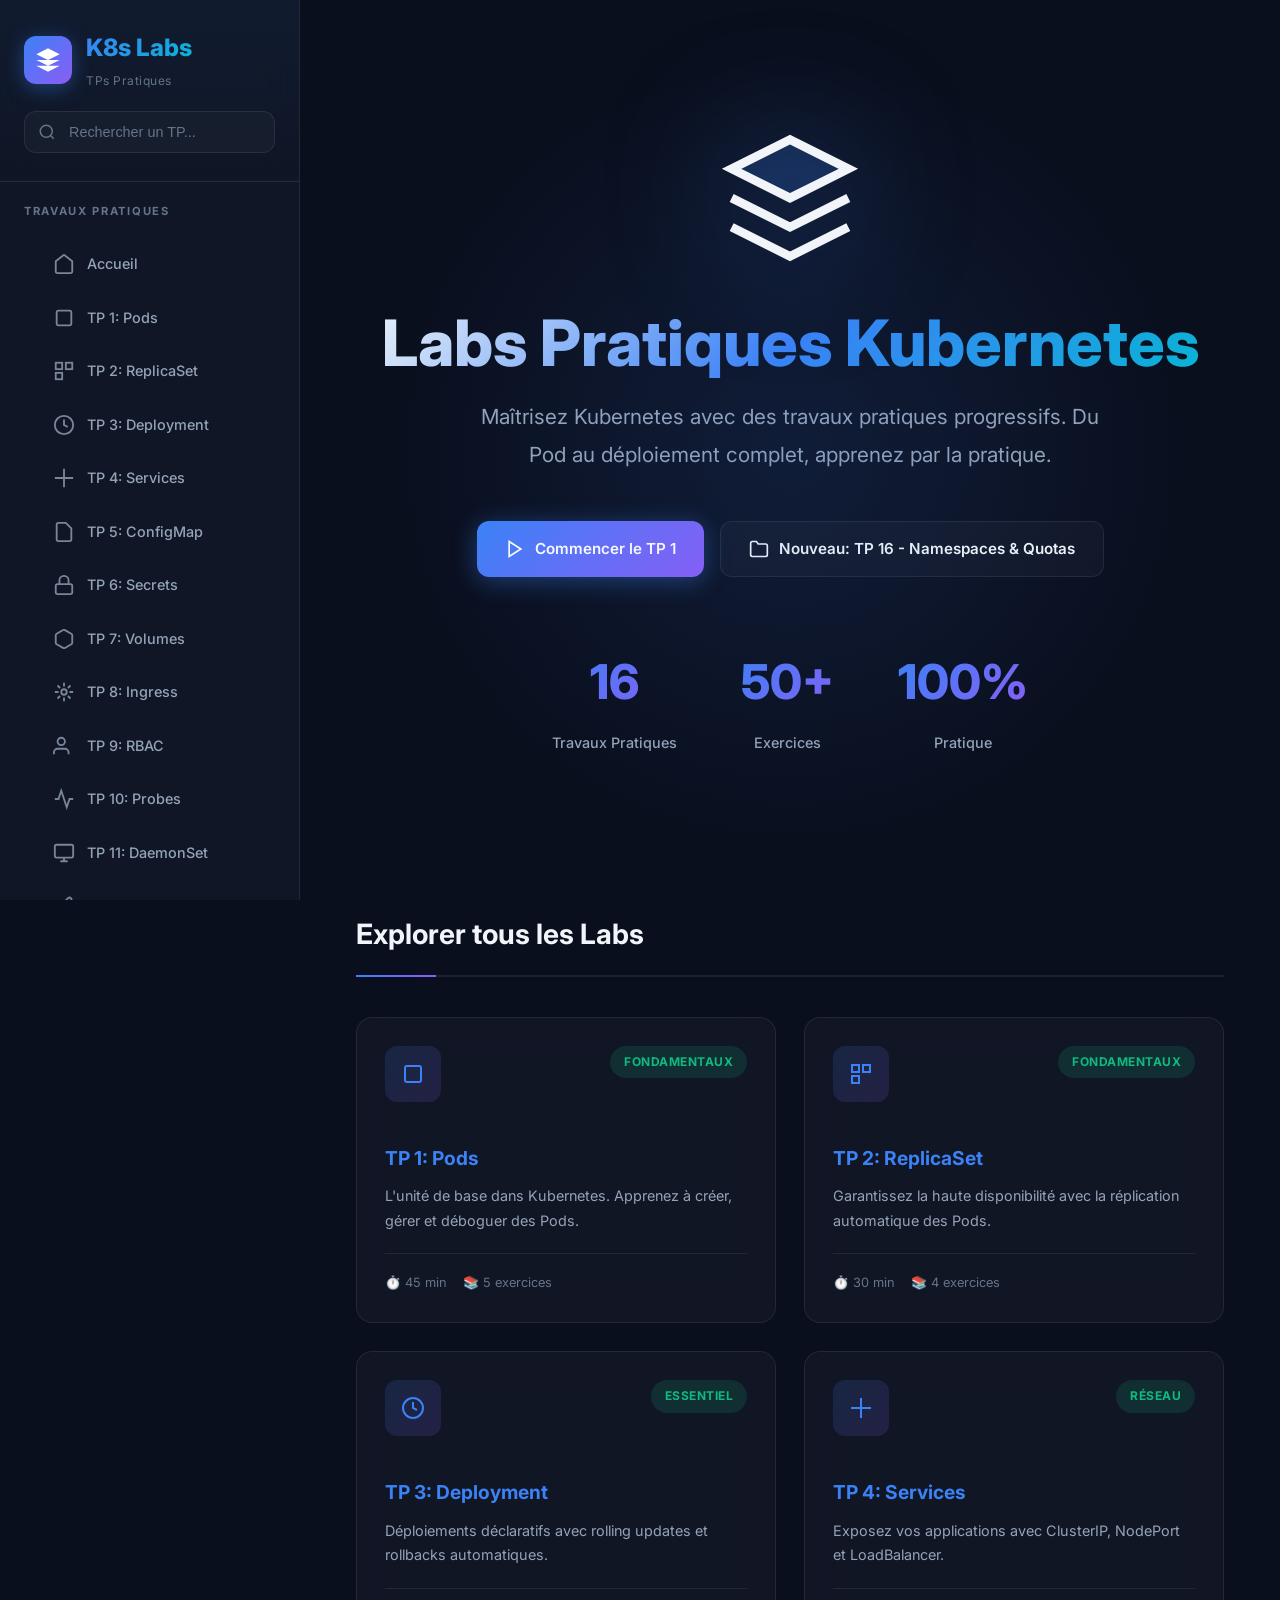
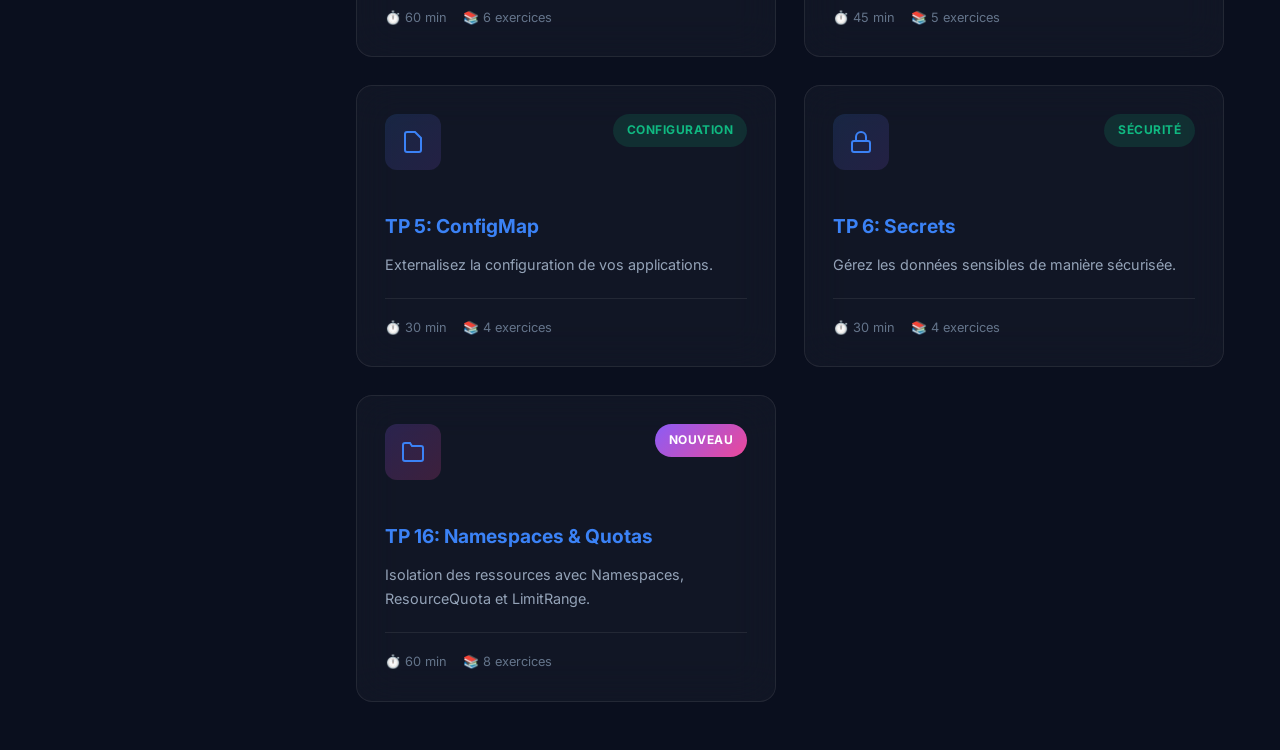
<file: index-fr.html>
<!DOCTYPE html>
<html lang="fr">
<head>
    <meta charset="UTF-8">
    <meta name="viewport" content="width=device-width, initial-scale=1.0">
    <title>Labs Pratiques Kubernetes | TPs K8s Complets</title>
    <meta name="description" content="Maîtrisez Kubernetes avec 16 travaux pratiques progressifs. Du Pod au déploiement complet.">
    <meta name="keywords" content="Kubernetes, K8s, DevOps, TPs, Labs, Formation">
    <meta name="author" content="K8s Labs">
    
    <!-- Favicon -->
    <link rel="icon" type="image/svg+xml" href="assets/icons/favicon.svg">
    
    <!-- Fonts -->
    <link rel="preconnect" href="https://fonts.googleapis.com">
    <link rel="preconnect" href="https://fonts.gstatic.com" crossorigin>
    <link href="https://fonts.googleapis.com/css2?family=Inter:wght@300;400;500;600;700;800&family=JetBrains+Mono:wght@400;500;600&display=swap" rel="stylesheet">
    
    <!-- Styles -->
    <link rel="stylesheet" href="css/style.css">
</head>
<body>
    <div class="app-container">
        <!-- Mobile Menu Toggle -->
        <button class="menu-toggle" onclick="toggleSidebar()">
            <svg width="24" height="24" viewBox="0 0 24 24" fill="none" stroke="currentColor" stroke-width="2">
                <path d="M3 12h18M3 6h18M3 18h18"/>
            </svg>
        </button>

        <!-- Overlay -->
        <div class="overlay" onclick="toggleSidebar()"></div>

        <!-- Sidebar -->
        <aside class="sidebar">
            <div class="sidebar-header">
                <a href="#home" class="logo" onclick="showSection('home')">
                    <div class="logo-icon">
                        <svg viewBox="0 0 24 24" fill="currentColor">
                            <path d="M12 2L2 7l10 5 10-5-10-5zM2 17l10 5 10-5M2 12l10 5 10-5"/>
                        </svg>
                    </div>
                    <div>
                        <div class="logo-text">K8s Labs</div>
                        <div class="logo-subtitle">TPs Pratiques</div>
                    </div>
                </a>
                <div class="search-box">
                    <svg class="search-icon" viewBox="0 0 24 24" fill="none" stroke="currentColor" stroke-width="2">
                        <circle cx="11" cy="11" r="8"/>
                        <path d="M21 21l-4.35-4.35"/>
                    </svg>
                    <input type="text" class="search-input" placeholder="Rechercher un TP..." id="searchInput" onkeyup="searchTPs()">
                </div>
            </div>

            <nav class="nav-section">
                <div class="nav-title">Travaux Pratiques</div>
                <ul class="nav-list" id="navList">
                    <li class="nav-item">
                        <a href="#home" class="nav-link active" onclick="showSection('home')">
                            <svg class="nav-icon" viewBox="0 0 24 24" fill="none" stroke="currentColor" stroke-width="2">
                                <path d="M3 9l9-7 9 7v11a2 2 0 01-2 2H5a2 2 0 01-2-2V9z"/>
                            </svg>
                            <span class="nav-text">Accueil</span>
                        </a>
                    </li>
                    <li class="nav-item">
                        <a href="#tp1" class="nav-link" onclick="showSection('tp1')">
                            <svg class="nav-icon" viewBox="0 0 24 24" fill="none" stroke="currentColor" stroke-width="2">
                                <rect x="4" y="4" width="16" height="16" rx="2"/>
                            </svg>
                            <span class="nav-text">TP 1: Pods</span>
                        </a>
                    </li>
                    <li class="nav-item">
                        <a href="#tp2" class="nav-link" onclick="showSection('tp2')">
                            <svg class="nav-icon" viewBox="0 0 24 24" fill="none" stroke="currentColor" stroke-width="2">
                                <rect x="3" y="3" width="7" height="7"/><rect x="14" y="3" width="7" height="7"/><rect x="3" y="14" width="7" height="7"/>
                            </svg>
                            <span class="nav-text">TP 2: ReplicaSet</span>
                        </a>
                    </li>
                    <li class="nav-item">
                        <a href="#tp3" class="nav-link" onclick="showSection('tp3')">
                            <svg class="nav-icon" viewBox="0 0 24 24" fill="none" stroke="currentColor" stroke-width="2">
                                <circle cx="12" cy="12" r="10"/><path d="M12 6v6l4 2"/>
                            </svg>
                            <span class="nav-text">TP 3: Deployment</span>
                        </a>
                    </li>
                    <li class="nav-item">
                        <a href="#tp4" class="nav-link" onclick="showSection('tp4')">
                            <svg class="nav-icon" viewBox="0 0 24 24" fill="none" stroke="currentColor" stroke-width="2">
                                <path d="M12 2v20M2 12h20"/>
                            </svg>
                            <span class="nav-text">TP 4: Services</span>
                        </a>
                    </li>
                    <li class="nav-item">
                        <a href="#tp5" class="nav-link" onclick="showSection('tp5')">
                            <svg class="nav-icon" viewBox="0 0 24 24" fill="none" stroke="currentColor" stroke-width="2">
                                <path d="M14 2H6a2 2 0 00-2 2v16a2 2 0 002 2h12a2 2 0 002-2V8z"/>
                            </svg>
                            <span class="nav-text">TP 5: ConfigMap</span>
                        </a>
                    </li>
                    <li class="nav-item">
                        <a href="#tp6" class="nav-link" onclick="showSection('tp6')">
                            <svg class="nav-icon" viewBox="0 0 24 24" fill="none" stroke="currentColor" stroke-width="2">
                                <rect x="3" y="11" width="18" height="11" rx="2"/><path d="M7 11V7a5 5 0 0110 0v4"/>
                            </svg>
                            <span class="nav-text">TP 6: Secrets</span>
                        </a>
                    </li>
                    <li class="nav-item">
                        <a href="#tp7" class="nav-link" onclick="showSection('tp7')">
                            <svg class="nav-icon" viewBox="0 0 24 24" fill="none" stroke="currentColor" stroke-width="2">
                                <path d="M21 16V8a2 2 0 00-1-1.73l-7-4a2 2 0 00-2 0l-7 4A2 2 0 003 8v8a2 2 0 001 1.73l7 4a2 2 0 002 0l7-4A2 2 0 0021 16z"/>
                            </svg>
                            <span class="nav-text">TP 7: Volumes</span>
                        </a>
                    </li>
                    <li class="nav-item">
                        <a href="#tp8" class="nav-link" onclick="showSection('tp8')">
                            <svg class="nav-icon" viewBox="0 0 24 24" fill="none" stroke="currentColor" stroke-width="2">
                                <circle cx="12" cy="12" r="3"/><path d="M12 2v4M12 18v4M4.93 4.93l2.83 2.83M16.24 16.24l2.83 2.83M2 12h4M18 12h4M4.93 19.07l2.83-2.83M16.24 7.76l2.83-2.83"/>
                            </svg>
                            <span class="nav-text">TP 8: Ingress</span>
                        </a>
                    </li>
                    <li class="nav-item">
                        <a href="#tp9" class="nav-link" onclick="showSection('tp9')">
                            <svg class="nav-icon" viewBox="0 0 24 24" fill="none" stroke="currentColor" stroke-width="2">
                                <path d="M17 21v-2a4 4 0 00-4-4H5a4 4 0 00-4 4v2"/><circle cx="9" cy="7" r="4"/>
                            </svg>
                            <span class="nav-text">TP 9: RBAC</span>
                        </a>
                    </li>
                    <li class="nav-item">
                        <a href="#tp10" class="nav-link" onclick="showSection('tp10')">
                            <svg class="nav-icon" viewBox="0 0 24 24" fill="none" stroke="currentColor" stroke-width="2">
                                <polyline points="22 12 18 12 15 21 9 3 6 12 2 12"/>
                            </svg>
                            <span class="nav-text">TP 10: Probes</span>
                        </a>
                    </li>
                    <li class="nav-item">
                        <a href="#tp11" class="nav-link" onclick="showSection('tp11')">
                            <svg class="nav-icon" viewBox="0 0 24 24" fill="none" stroke="currentColor" stroke-width="2">
                                <rect x="2" y="3" width="20" height="14" rx="2"/><path d="M8 21h8M12 17v4"/>
                            </svg>
                            <span class="nav-text">TP 11: DaemonSet</span>
                        </a>
                    </li>
                    <li class="nav-item">
                        <a href="#tp12" class="nav-link" onclick="showSection('tp12')">
                            <svg class="nav-icon" viewBox="0 0 24 24" fill="none" stroke="currentColor" stroke-width="2">
                                <path d="M12 20h9M16.5 3.5a2.12 2.12 0 013 3L7 19l-4 1 1-4L16.5 3.5z"/>
                            </svg>
                            <span class="nav-text">TP 12: Jobs & CronJobs</span>
                        </a>
                    </li>
                    <li class="nav-item">
                        <a href="#tp13" class="nav-link" onclick="showSection('tp13')">
                            <svg class="nav-icon" viewBox="0 0 24 24" fill="none" stroke="currentColor" stroke-width="2">
                                <path d="M18 20V10M12 20V4M6 20v-6"/>
                            </svg>
                            <span class="nav-text">TP 13: StatefulSet</span>
                        </a>
                    </li>
                    <li class="nav-item">
                        <a href="#tp14" class="nav-link" onclick="showSection('tp14')">
                            <svg class="nav-icon" viewBox="0 0 24 24" fill="none" stroke="currentColor" stroke-width="2">
                                <path d="M12 22s8-4 8-10V5l-8-3-8 3v7c0 6 8 10 8 10z"/>
                            </svg>
                            <span class="nav-text">TP 14: Network Policies</span>
                        </a>
                    </li>
                    <li class="nav-item">
                        <a href="#tp15" class="nav-link" onclick="showSection('tp15')">
                            <svg class="nav-icon" viewBox="0 0 24 24" fill="none" stroke="currentColor" stroke-width="2">
                                <rect x="3" y="3" width="18" height="18" rx="2"/><path d="M3 9h18M9 21V9"/>
                            </svg>
                            <span class="nav-text">TP 15: HPA</span>
                        </a>
                    </li>
                    <li class="nav-item">
                        <a href="#tp16" class="nav-link" onclick="showSection('tp16')">
                            <svg class="nav-icon" viewBox="0 0 24 24" fill="none" stroke="currentColor" stroke-width="2">
                                <path d="M22 19a2 2 0 01-2 2H4a2 2 0 01-2-2V5a2 2 0 012-2h5l2 3h9a2 2 0 012 2z"/>
                            </svg>
                            <span class="nav-text">TP 16: Namespaces & Quotas</span>
                            <span class="nav-badge new">Nouveau</span>
                        </a>
                    </li>
                </ul>
            </nav>
        </aside>

        <!-- Main Content -->
        <main class="main-content">
            <!-- Home Section -->
            <section id="home" class="section active">
                <div class="hero">
                    <div class="hero-bg"></div>
                    <div class="hero-logo">
                        <svg viewBox="0 0 24 24" fill="none" stroke="currentColor" stroke-width="1.5">
                            <path d="M12 2L2 7l10 5 10-5-10-5z" fill="rgba(59, 130, 246, 0.2)"/>
                            <path d="M2 17l10 5 10-5"/>
                            <path d="M2 12l10 5 10-5"/>
                        </svg>
                    </div>
                    <h1 class="hero-title">Labs Pratiques Kubernetes</h1>
                    <p class="hero-subtitle">
                        Maîtrisez Kubernetes avec des travaux pratiques progressifs. 
                        Du Pod au déploiement complet, apprenez par la pratique.
                    </p>
                    <div class="btn-group">
                        <a href="#tp1" class="btn btn-primary" onclick="showSection('tp1')">
                            <svg width="20" height="20" viewBox="0 0 24 24" fill="none" stroke="currentColor" stroke-width="2">
                                <polygon points="5 3 19 12 5 21 5 3"/>
                            </svg>
                            Commencer le TP 1
                        </a>
                        <a href="#tp16" class="btn btn-secondary" onclick="showSection('tp16')">
                            <svg width="20" height="20" viewBox="0 0 24 24" fill="none" stroke="currentColor" stroke-width="2">
                                <path d="M22 19a2 2 0 01-2 2H4a2 2 0 01-2-2V5a2 2 0 012-2h5l2 3h9a2 2 0 012 2z"/>
                            </svg>
                            Nouveau: TP 16 - Namespaces & Quotas
                        </a>
                    </div>

                    <div class="hero-stats">
                        <div class="stat-item">
                            <div class="stat-value">16</div>
                            <div class="stat-label">Travaux Pratiques</div>
                        </div>
                        <div class="stat-item">
                            <div class="stat-value">50+</div>
                            <div class="stat-label">Exercices</div>
                        </div>
                        <div class="stat-item">
                            <div class="stat-value">100%</div>
                            <div class="stat-label">Pratique</div>
                        </div>
                    </div>
                </div>

                <h2>Explorer tous les Labs</h2>
                <div class="card-grid">
                    <div class="card" onclick="showSection('tp1')">
                        <div class="card-header">
                            <div class="card-icon">
                                <svg width="24" height="24" viewBox="0 0 24 24" fill="none" stroke="currentColor" stroke-width="2">
                                    <rect x="4" y="4" width="16" height="16" rx="2"/>
                                </svg>
                            </div>
                            <span class="card-badge">Fondamentaux</span>
                        </div>
                        <h3 class="card-title">TP 1: Pods</h3>
                        <p class="card-description">L'unité de base dans Kubernetes. Apprenez à créer, gérer et déboguer des Pods.</p>
                        <div class="card-footer">
                            <div class="card-meta">
                                <span>⏱️ 45 min</span>
                                <span>📚 5 exercices</span>
                            </div>
                        </div>
                    </div>

                    <div class="card" onclick="showSection('tp2')">
                        <div class="card-header">
                            <div class="card-icon">
                                <svg width="24" height="24" viewBox="0 0 24 24" fill="none" stroke="currentColor" stroke-width="2">
                                    <rect x="3" y="3" width="7" height="7"/><rect x="14" y="3" width="7" height="7"/><rect x="3" y="14" width="7" height="7"/>
                                </svg>
                            </div>
                            <span class="card-badge">Fondamentaux</span>
                        </div>
                        <h3 class="card-title">TP 2: ReplicaSet</h3>
                        <p class="card-description">Garantissez la haute disponibilité avec la réplication automatique des Pods.</p>
                        <div class="card-footer">
                            <div class="card-meta">
                                <span>⏱️ 30 min</span>
                                <span>📚 4 exercices</span>
                            </div>
                        </div>
                    </div>

                    <div class="card" onclick="showSection('tp3')">
                        <div class="card-header">
                            <div class="card-icon">
                                <svg width="24" height="24" viewBox="0 0 24 24" fill="none" stroke="currentColor" stroke-width="2">
                                    <circle cx="12" cy="12" r="10"/><path d="M12 6v6l4 2"/>
                                </svg>
                            </div>
                            <span class="card-badge">Essentiel</span>
                        </div>
                        <h3 class="card-title">TP 3: Deployment</h3>
                        <p class="card-description">Déploiements déclaratifs avec rolling updates et rollbacks automatiques.</p>
                        <div class="card-footer">
                            <div class="card-meta">
                                <span>⏱️ 60 min</span>
                                <span>📚 6 exercices</span>
                            </div>
                        </div>
                    </div>

                    <div class="card" onclick="showSection('tp4')">
                        <div class="card-header">
                            <div class="card-icon">
                                <svg width="24" height="24" viewBox="0 0 24 24" fill="none" stroke="currentColor" stroke-width="2">
                                    <path d="M12 2v20M2 12h20"/>
                                </svg>
                            </div>
                            <span class="card-badge">Réseau</span>
                        </div>
                        <h3 class="card-title">TP 4: Services</h3>
                        <p class="card-description">Exposez vos applications avec ClusterIP, NodePort et LoadBalancer.</p>
                        <div class="card-footer">
                            <div class="card-meta">
                                <span>⏱️ 45 min</span>
                                <span>📚 5 exercices</span>
                            </div>
                        </div>
                    </div>

                    <div class="card" onclick="showSection('tp5')">
                        <div class="card-header">
                            <div class="card-icon">
                                <svg width="24" height="24" viewBox="0 0 24 24" fill="none" stroke="currentColor" stroke-width="2">
                                    <path d="M14 2H6a2 2 0 00-2 2v16a2 2 0 002 2h12a2 2 0 002-2V8z"/>
                                </svg>
                            </div>
                            <span class="card-badge">Configuration</span>
                        </div>
                        <h3 class="card-title">TP 5: ConfigMap</h3>
                        <p class="card-description">Externalisez la configuration de vos applications.</p>
                        <div class="card-footer">
                            <div class="card-meta">
                                <span>⏱️ 30 min</span>
                                <span>📚 4 exercices</span>
                            </div>
                        </div>
                    </div>

                    <div class="card" onclick="showSection('tp6')">
                        <div class="card-header">
                            <div class="card-icon">
                                <svg width="24" height="24" viewBox="0 0 24 24" fill="none" stroke="currentColor" stroke-width="2">
                                    <rect x="3" y="11" width="18" height="11" rx="2"/><path d="M7 11V7a5 5 0 0110 0v4"/>
                                </svg>
                            </div>
                            <span class="card-badge">Sécurité</span>
                        </div>
                        <h3 class="card-title">TP 6: Secrets</h3>
                        <p class="card-description">Gérez les données sensibles de manière sécurisée.</p>
                        <div class="card-footer">
                            <div class="card-meta">
                                <span>⏱️ 30 min</span>
                                <span>📚 4 exercices</span>
                            </div>
                        </div>
                    </div>

                    <div class="card" onclick="showSection('tp16')">
                        <div class="card-header">
                            <div class="card-icon" style="background: linear-gradient(135deg, rgba(139, 92, 246, 0.2), rgba(236, 72, 153, 0.2));">
                                <svg width="24" height="24" viewBox="0 0 24 24" fill="none" stroke="currentColor" stroke-width="2">
                                    <path d="M22 19a2 2 0 01-2 2H4a2 2 0 01-2-2V5a2 2 0 012-2h5l2 3h9a2 2 0 012 2z"/>
                                </svg>
                            </div>
                            <span class="card-badge new">Nouveau</span>
                        </div>
                        <h3 class="card-title">TP 16: Namespaces & Quotas</h3>
                        <p class="card-description">Isolation des ressources avec Namespaces, ResourceQuota et LimitRange.</p>
                        <div class="card-footer">
                            <div class="card-meta">
                                <span>⏱️ 60 min</span>
                                <span>📚 8 exercices</span>
                            </div>
                        </div>
                    </div>
                </div>
            </section>

            <!-- TP 16: NAMESPACES & QUOTAS -->
            <section id="tp16" class="section">
                <nav class="breadcrumb">
                    <a href="#home" onclick="showSection('home')">Accueil</a>
                    <span class="breadcrumb-separator">›</span>
                    <span class="breadcrumb-current">TP 16: Namespaces & Quotas</span>
                </nav>

                <h1>TP 16: Namespaces, ResourceQuota & LimitRange</h1>
                
                <div class="info-box info">
                    <div class="info-box-title">
                        <svg width="20" height="20" viewBox="0 0 24 24" fill="none" stroke="currentColor" stroke-width="2">
                            <circle cx="12" cy="12" r="10"/><path d="M12 16v-4M12 8h.01"/>
                        </svg>
                        Objectifs du TP
                    </div>
                    <p>Apprenez à isoler les ressources entre équipes, limiter la consommation et garantir une allocation équitable des ressources du cluster.</p>
                </div>

                <h2>Concepts</h2>

                <h3>Qu'est-ce qu'un Namespace ?</h3>
                <p>Un <strong>Namespace</strong> est un mécanisme d'isolation logique dans Kubernetes. Il permet de :</p>
                <ul>
                    <li>Séparer les ressources entre différentes équipes ou projets</li>
                    <li>Appliquer des quotas de ressources par namespace</li>
                    <li>Définir des politiques réseau spécifiques</li>
                    <li>Gérer les accès RBAC de manière granulaire</li>
                </ul>

                <h3>Qu'est-ce qu'un ResourceQuota ?</h3>
                <p>Un <strong>ResourceQuota</strong> limite la quantité totale de ressources qu'un namespace peut consommer :</p>
                <ul>
                    <li><strong>CPU et Mémoire</strong> : Limites sur requests et limits</li>
                    <li><strong>Objets</strong> : Nombre de Pods, Services, ConfigMaps, etc.</li>
                    <li><strong>Stockage</strong> : Espace disque total des PVC</li>
                </ul>

                <h3>Qu'est-ce qu'un LimitRange ?</h3>
                <p>Un <strong>LimitRange</strong> définit les contraintes par défaut et les limites pour les conteneurs individuels :</p>
                <ul>
                    <li><strong>default</strong> : Valeurs par défaut si non spécifiées</li>
                    <li><strong>defaultRequest</strong> : Requests par défaut</li>
                    <li><strong>min/max</strong> : Limites minimales et maximales autorisées</li>
                </ul>

                <h2>Exercices Pratiques</h2>

                <h3>Exercice 1 : Créer un Namespace</h3>
                <p>Créez un namespace pour isoler les ressources d'une équipe de développement.</p>

                <div class="code-block">
                    <div class="code-header">
                        <span class="code-lang">YAML</span>
                        <div class="code-actions">
                            <button class="code-btn" onclick="copyCode(this)">
                                <svg width="14" height="14" viewBox="0 0 24 24" fill="none" stroke="currentColor" stroke-width="2">
                                    <rect x="9" y="9" width="13" height="13" rx="2"/><path d="M5 15H4a2 2 0 01-2-2V4a2 2 0 012-2h9a2 2 0 012 2v1"/>
                                </svg>
                                Copier
                            </button>
                        </div>
                    </div>
                    <pre><code class="code-yaml"><span class="comment"># namespace-dev.yaml</span>
<span class="key">apiVersion</span>: <span class="string">v1</span>
<span class="key">kind</span>: <span class="string">Namespace</span>
<span class="key">metadata</span>:
  <span class="key">name</span>: <span class="string">dev-team</span>
  <span class="key">labels</span>:
    <span class="key">environment</span>: <span class="string">development</span>
    <span class="key">team</span>: <span class="string">backend</span></code></pre>
                </div>

                <div class="terminal-block">
                    <div class="terminal-header">
                        <span class="terminal-dot red"></span>
                        <span class="terminal-dot yellow"></span>
                        <span class="terminal-dot green"></span>
                        <span class="terminal-title">Terminal</span>
                    </div>
                    <div class="terminal-body">
                        <div class="terminal-line"><span class="terminal-prompt">$ </span>kubectl apply -f namespace-dev.yaml</div>
                        <div class="terminal-line"><span class="terminal-output">namespace/dev-team created</span></div>
                        <div class="terminal-line"><span class="terminal-prompt">$ </span>kubectl get namespaces</div>
                        <div class="terminal-line"><span class="terminal-output">NAME              STATUS   AGE</span></div>
                        <div class="terminal-line"><span class="terminal-output">default           Active   10d</span></div>
                        <div class="terminal-line"><span class="terminal-output">dev-team          Active   5s</span></div>
                        <div class="terminal-line"><span class="terminal-output">kube-system       Active   10d</span></div>
                    </div>
                </div>

                <h3>Exercice 2 : Appliquer un ResourceQuota</h3>
                <p>Limitez les ressources totales que le namespace peut utiliser.</p>

                <div class="code-block">
                    <div class="code-header">
                        <span class="code-lang">YAML</span>
                        <div class="code-actions">
                            <button class="code-btn" onclick="copyCode(this)">
                                <svg width="14" height="14" viewBox="0 0 24 24" fill="none" stroke="currentColor" stroke-width="2">
                                    <rect x="9" y="9" width="13" height="13" rx="2"/><path d="M5 15H4a2 2 0 01-2-2V4a2 2 0 012-2h9a2 2 0 012 2v1"/>
                                </svg>
                                Copier
                            </button>
                        </div>
                    </div>
                    <pre><code class="code-yaml"><span class="comment"># resource-quota.yaml</span>
<span class="key">apiVersion</span>: <span class="string">v1</span>
<span class="key">kind</span>: <span class="string">ResourceQuota</span>
<span class="key">metadata</span>:
  <span class="key">name</span>: <span class="string">dev-quota</span>
  <span class="key">namespace</span>: <span class="string">dev-team</span>
<span class="key">spec</span>:
  <span class="key">hard</span>:
    <span class="comment"># Limites CPU</span>
    <span class="key">requests.cpu</span>: <span class="string">"4"</span>
    <span class="key">limits.cpu</span>: <span class="string">"8"</span>
    <span class="comment"># Limites Mémoire</span>
    <span class="key">requests.memory</span>: <span class="string">4Gi</span>
    <span class="key">limits.memory</span>: <span class="string">8Gi</span>
    <span class="comment"># Nombre d'objets</span>
    <span class="key">pods</span>: <span class="string">"20"</span>
    <span class="key">services</span>: <span class="string">"10"</span>
    <span class="key">configmaps</span>: <span class="string">"10"</span>
    <span class="key">secrets</span>: <span class="string">"10"</span>
    <span class="key">persistentvolumeclaims</span>: <span class="string">"5"</span>
    <span class="comment"># Stockage</span>
    <span class="key">requests.storage</span>: <span class="string">20Gi</span></code></pre>
                </div>

                <div class="terminal-block">
                    <div class="terminal-header">
                        <span class="terminal-dot red"></span>
                        <span class="terminal-dot yellow"></span>
                        <span class="terminal-dot green"></span>
                        <span class="terminal-title">Terminal</span>
                    </div>
                    <div class="terminal-body">
                        <div class="terminal-line"><span class="terminal-prompt">$ </span>kubectl apply -f resource-quota.yaml</div>
                        <div class="terminal-line"><span class="terminal-output">resourcequota/dev-quota created</span></div>
                        <div class="terminal-line"><span class="terminal-prompt">$ </span>kubectl describe quota dev-quota -n dev-team</div>
                        <div class="terminal-line"><span class="terminal-output">Name:                   dev-quota</span></div>
                        <div class="terminal-line"><span class="terminal-output">Namespace:              dev-team</span></div>
                        <div class="terminal-line"><span class="terminal-output">Resource                Used  Hard</span></div>
                        <div class="terminal-line"><span class="terminal-output">--------                ----  ----</span></div>
                        <div class="terminal-line"><span class="terminal-output">configmaps              0     10</span></div>
                        <div class="terminal-line"><span class="terminal-output">limits.cpu              0     8</span></div>
                        <div class="terminal-line"><span class="terminal-output">limits.memory           0     8Gi</span></div>
                        <div class="terminal-line"><span class="terminal-output">pods                    0     20</span></div>
                        <div class="terminal-line"><span class="terminal-output">requests.cpu            0     4</span></div>
                        <div class="terminal-line"><span class="terminal-output">requests.memory         0     4Gi</span></div>
                    </div>
                </div>

                <h3>Exercice 3 : Configurer un LimitRange</h3>
                <p>Définissez des limites par défaut pour chaque conteneur.</p>

                <div class="code-block">
                    <div class="code-header">
                        <span class="code-lang">YAML</span>
                        <div class="code-actions">
                            <button class="code-btn" onclick="copyCode(this)">
                                <svg width="14" height="14" viewBox="0 0 24 24" fill="none" stroke="currentColor" stroke-width="2">
                                    <rect x="9" y="9" width="13" height="13" rx="2"/><path d="M5 15H4a2 2 0 01-2-2V4a2 2 0 012-2h9a2 2 0 012 2v1"/>
                                </svg>
                                Copier
                            </button>
                        </div>
                    </div>
                    <pre><code class="code-yaml"><span class="comment"># limit-range.yaml</span>
<span class="key">apiVersion</span>: <span class="string">v1</span>
<span class="key">kind</span>: <span class="string">LimitRange</span>
<span class="key">metadata</span>:
  <span class="key">name</span>: <span class="string">dev-limits</span>
  <span class="key">namespace</span>: <span class="string">dev-team</span>
<span class="key">spec</span>:
  <span class="key">limits</span>:
  - <span class="key">type</span>: <span class="string">Container</span>
    <span class="key">default</span>:
      <span class="key">cpu</span>: <span class="string">"500m"</span>
      <span class="key">memory</span>: <span class="string">"256Mi"</span>
    <span class="key">defaultRequest</span>:
      <span class="key">cpu</span>: <span class="string">"100m"</span>
      <span class="key">memory</span>: <span class="string">"128Mi"</span>
    <span class="key">min</span>:
      <span class="key">cpu</span>: <span class="string">"50m"</span>
      <span class="key">memory</span>: <span class="string">"64Mi"</span>
    <span class="key">max</span>:
      <span class="key">cpu</span>: <span class="string">"2"</span>
      <span class="key">memory</span>: <span class="string">"1Gi"</span>
  - <span class="key">type</span>: <span class="string">PersistentVolumeClaim</span>
    <span class="key">min</span>:
      <span class="key">storage</span>: <span class="string">1Gi</span>
    <span class="key">max</span>:
      <span class="key">storage</span>: <span class="string">10Gi</span></code></pre>
                </div>

                <div class="terminal-block">
                    <div class="terminal-header">
                        <span class="terminal-dot red"></span>
                        <span class="terminal-dot yellow"></span>
                        <span class="terminal-dot green"></span>
                        <span class="terminal-title">Terminal</span>
                    </div>
                    <div class="terminal-body">
                        <div class="terminal-line"><span class="terminal-prompt">$ </span>kubectl apply -f limit-range.yaml</div>
                        <div class="terminal-line"><span class="terminal-output">limitrange/dev-limits created</span></div>
                        <div class="terminal-line"><span class="terminal-prompt">$ </span>kubectl describe limitrange dev-limits -n dev-team</div>
                        <div class="terminal-line"><span class="terminal-output">Name:       dev-limits</span></div>
                        <div class="terminal-line"><span class="terminal-output">Namespace:  dev-team</span></div>
                        <div class="terminal-line"><span class="terminal-output">Type        Resource  Min   Max  Default  DefaultRequest</span></div>
                        <div class="terminal-line"><span class="terminal-output">----        --------  ---   ---  -------  --------------</span></div>
                        <div class="terminal-line"><span class="terminal-output">Container   cpu       50m   2    500m     100m</span></div>
                        <div class="terminal-line"><span class="terminal-output">Container   memory    64Mi  1Gi  256Mi    128Mi</span></div>
                    </div>
                </div>

                <h3>Exercice 4 : Tester les Quotas</h3>
                <p>Déployez un Pod et observez l'application automatique des limites.</p>

                <div class="code-block">
                    <div class="code-header">
                        <span class="code-lang">YAML</span>
                        <div class="code-actions">
                            <button class="code-btn" onclick="copyCode(this)">
                                <svg width="14" height="14" viewBox="0 0 24 24" fill="none" stroke="currentColor" stroke-width="2">
                                    <rect x="9" y="9" width="13" height="13" rx="2"/><path d="M5 15H4a2 2 0 01-2-2V4a2 2 0 012-2h9a2 2 0 012 2v1"/>
                                </svg>
                                Copier
                            </button>
                        </div>
                    </div>
                    <pre><code class="code-yaml"><span class="comment"># test-pod.yaml</span>
<span class="key">apiVersion</span>: <span class="string">v1</span>
<span class="key">kind</span>: <span class="string">Pod</span>
<span class="key">metadata</span>:
  <span class="key">name</span>: <span class="string">test-pod</span>
  <span class="key">namespace</span>: <span class="string">dev-team</span>
<span class="key">spec</span>:
  <span class="key">containers</span>:
  - <span class="key">name</span>: <span class="string">nginx</span>
    <span class="key">image</span>: <span class="string">nginx:alpine</span>
    <span class="comment"># Sans spécifier resources, LimitRange applique les défauts</span></code></pre>
                </div>

                <div class="terminal-block">
                    <div class="terminal-header">
                        <span class="terminal-dot red"></span>
                        <span class="terminal-dot yellow"></span>
                        <span class="terminal-dot green"></span>
                        <span class="terminal-title">Terminal</span>
                    </div>
                    <div class="terminal-body">
                        <div class="terminal-line"><span class="terminal-prompt">$ </span>kubectl apply -f test-pod.yaml</div>
                        <div class="terminal-line"><span class="terminal-output">pod/test-pod created</span></div>
                        <div class="terminal-line"><span class="terminal-prompt">$ </span>kubectl get pod test-pod -n dev-team -o yaml | grep -A 10 resources</div>
                        <div class="terminal-line"><span class="terminal-output">    resources:</span></div>
                        <div class="terminal-line"><span class="terminal-output">      limits:</span></div>
                        <div class="terminal-line"><span class="terminal-output">        cpu: 500m</span></div>
                        <div class="terminal-line"><span class="terminal-output">        memory: 256Mi</span></div>
                        <div class="terminal-line"><span class="terminal-output">      requests:</span></div>
                        <div class="terminal-line"><span class="terminal-output">        cpu: 100m</span></div>
                        <div class="terminal-line"><span class="terminal-output">        memory: 128Mi</span></div>
                    </div>
                </div>

                <div class="info-box success">
                    <div class="info-box-title">
                        <svg width="20" height="20" viewBox="0 0 24 24" fill="none" stroke="currentColor" stroke-width="2">
                            <path d="M22 11.08V12a10 10 0 11-5.93-9.14"/>
                            <polyline points="22 4 12 14.01 9 11.01"/>
                        </svg>
                        Résultat
                    </div>
                    <p>Le LimitRange a automatiquement ajouté les requests et limits par défaut au Pod !</p>
                </div>

                <h3>Exercice 5 : Tester le dépassement de Quota</h3>
                <p>Essayez de créer un Pod qui dépasse les limites maximales.</p>

                <div class="code-block">
                    <div class="code-header">
                        <span class="code-lang">YAML</span>
                        <div class="code-actions">
                            <button class="code-btn" onclick="copyCode(this)">
                                <svg width="14" height="14" viewBox="0 0 24 24" fill="none" stroke="currentColor" stroke-width="2">
                                    <rect x="9" y="9" width="13" height="13" rx="2"/><path d="M5 15H4a2 2 0 01-2-2V4a2 2 0 012-2h9a2 2 0 012 2v1"/>
                                </svg>
                                Copier
                            </button>
                        </div>
                    </div>
                    <pre><code class="code-yaml"><span class="comment"># pod-exceed-limits.yaml</span>
<span class="key">apiVersion</span>: <span class="string">v1</span>
<span class="key">kind</span>: <span class="string">Pod</span>
<span class="key">metadata</span>:
  <span class="key">name</span>: <span class="string">greedy-pod</span>
  <span class="key">namespace</span>: <span class="string">dev-team</span>
<span class="key">spec</span>:
  <span class="key">containers</span>:
  - <span class="key">name</span>: <span class="string">nginx</span>
    <span class="key">image</span>: <span class="string">nginx:alpine</span>
    <span class="key">resources</span>:
      <span class="key">requests</span>:
        <span class="key">cpu</span>: <span class="string">"4"</span>          <span class="comment"># Dépasse max du LimitRange</span>
        <span class="key">memory</span>: <span class="string">"2Gi"</span>      <span class="comment"># Dépasse max du LimitRange</span></code></pre>
                </div>

                <div class="terminal-block">
                    <div class="terminal-header">
                        <span class="terminal-dot red"></span>
                        <span class="terminal-dot yellow"></span>
                        <span class="terminal-dot green"></span>
                        <span class="terminal-title">Terminal</span>
                    </div>
                    <div class="terminal-body">
                        <div class="terminal-line"><span class="terminal-prompt">$ </span>kubectl apply -f pod-exceed-limits.yaml</div>
                        <div class="terminal-line"><span class="terminal-error">Error from server (Forbidden): error when creating "pod-exceed-limits.yaml":</span></div>
                        <div class="terminal-line"><span class="terminal-error">pods "greedy-pod" is forbidden: [maximum cpu usage per Container is 2, but limit is 4,</span></div>
                        <div class="terminal-line"><span class="terminal-error">maximum memory usage per Container is 1Gi, but limit is 2Gi]</span></div>
                    </div>
                </div>

                <div class="info-box warning">
                    <div class="info-box-title">
                        <svg width="20" height="20" viewBox="0 0 24 24" fill="none" stroke="currentColor" stroke-width="2">
                            <path d="M10.29 3.86L1.82 18a2 2 0 001.71 3h16.94a2 2 0 001.71-3L13.71 3.86a2 2 0 00-3.42 0z"/>
                            <line x1="12" y1="9" x2="12" y2="13"/><line x1="12" y1="17" x2="12.01" y2="17"/>
                        </svg>
                        Attention
                    </div>
                    <p>Le LimitRange empêche la création de Pods qui dépassent les limites maximales définies.</p>
                </div>

                <h2>Commandes Utiles</h2>

                <div class="table-container">
                    <table>
                        <thead>
                            <tr>
                                <th>Commande</th>
                                <th>Description</th>
                            </tr>
                        </thead>
                        <tbody>
                            <tr>
                                <td><code>kubectl create ns &lt;name&gt;</code></td>
                                <td>Créer un namespace rapidement</td>
                            </tr>
                            <tr>
                                <td><code>kubectl get quota -n &lt;ns&gt;</code></td>
                                <td>Lister les quotas d'un namespace</td>
                            </tr>
                            <tr>
                                <td><code>kubectl describe quota -n &lt;ns&gt;</code></td>
                                <td>Voir l'utilisation des quotas</td>
                            </tr>
                            <tr>
                                <td><code>kubectl get limitrange -n &lt;ns&gt;</code></td>
                                <td>Lister les LimitRanges</td>
                            </tr>
                            <tr>
                                <td><code>kubectl describe limitrange -n &lt;ns&gt;</code></td>
                                <td>Voir les détails des limites</td>
                            </tr>
                            <tr>
                                <td><code>kubectl api-resources --namespaced=true</code></td>
                                <td>Lister les ressources à scope namespace</td>
                            </tr>
                            <tr>
                                <td><code>kubectl delete ns &lt;name&gt;</code></td>
                                <td>Supprimer un namespace (et tout son contenu !)</td>
                            </tr>
                        </tbody>
                    </table>
                </div>

                <h2>Checklist de Progression</h2>

                <div class="checklist">
                    <div class="checklist-title">
                        <svg width="20" height="20" viewBox="0 0 24 24" fill="none" stroke="currentColor" stroke-width="2">
                            <path d="M22 11.08V12a10 10 0 11-5.93-9.14"/>
                            <polyline points="22 4 12 14.01 9 11.01"/>
                        </svg>
                        Exercices complétés
                    </div>
                    <div class="checklist-item" onclick="toggleCheck(this)">
                        <div class="checklist-checkbox">
                            <svg width="14" height="14" viewBox="0 0 24 24" fill="none" stroke="white" stroke-width="3">
                                <polyline points="20 6 9 17 4 12"/>
                            </svg>
                        </div>
                        <span class="checklist-text">Créer un Namespace avec labels</span>
                    </div>
                    <div class="checklist-item" onclick="toggleCheck(this)">
                        <div class="checklist-checkbox">
                            <svg width="14" height="14" viewBox="0 0 24 24" fill="none" stroke="white" stroke-width="3">
                                <polyline points="20 6 9 17 4 12"/>
                            </svg>
                        </div>
                        <span class="checklist-text">Appliquer un ResourceQuota</span>
                    </div>
                    <div class="checklist-item" onclick="toggleCheck(this)">
                        <div class="checklist-checkbox">
                            <svg width="14" height="14" viewBox="0 0 24 24" fill="none" stroke="white" stroke-width="3">
                                <polyline points="20 6 9 17 4 12"/>
                            </svg>
                        </div>
                        <span class="checklist-text">Configurer un LimitRange</span>
                    </div>
                    <div class="checklist-item" onclick="toggleCheck(this)">
                        <div class="checklist-checkbox">
                            <svg width="14" height="14" viewBox="0 0 24 24" fill="none" stroke="white" stroke-width="3">
                                <polyline points="20 6 9 17 4 12"/>
                            </svg>
                        </div>
                        <span class="checklist-text">Vérifier l'application automatique des limites</span>
                    </div>
                    <div class="checklist-item" onclick="toggleCheck(this)">
                        <div class="checklist-checkbox">
                            <svg width="14" height="14" viewBox="0 0 24 24" fill="none" stroke="white" stroke-width="3">
                                <polyline points="20 6 9 17 4 12"/>
                            </svg>
                        </div>
                        <span class="checklist-text">Tester le rejet de Pod hors limites</span>
                    </div>
                    <div class="checklist-item" onclick="toggleCheck(this)">
                        <div class="checklist-checkbox">
                            <svg width="14" height="14" viewBox="0 0 24 24" fill="none" stroke="white" stroke-width="3">
                                <polyline points="20 6 9 17 4 12"/>
                            </svg>
                        </div>
                        <span class="checklist-text">Surveiller l'utilisation des quotas</span>
                    </div>
                </div>

                <div class="nav-buttons">
                    <a href="#tp15" class="nav-btn" onclick="showSection('tp15')">
                        <div class="nav-btn-icon">
                            <svg width="20" height="20" viewBox="0 0 24 24" fill="none" stroke="currentColor" stroke-width="2">
                                <polyline points="15 18 9 12 15 6"/>
                            </svg>
                        </div>
                        <div class="nav-btn-text">
                            <div class="nav-btn-label">Précédent</div>
                            <span class="nav-btn-title">TP 15: HPA</span>
                        </div>
                    </a>
                    <a href="#home" class="nav-btn" onclick="showSection('home')">
                        <div class="nav-btn-text" style="text-align: right;">
                            <div class="nav-btn-label">Retour</div>
                            <span class="nav-btn-title">Accueil</span>
                        </div>
                        <div class="nav-btn-icon">
                            <svg width="20" height="20" viewBox="0 0 24 24" fill="none" stroke="currentColor" stroke-width="2">
                                <path d="M3 9
l9-7 9 7v11a2 2 0 01-2 2H5a2 2 0 01-2-2V9z"/>
                            </svg>
                        </div>
                    </a>
                </div>
            </section>

</html>

            <!-- TP 1: PODS -->
            <section id="tp1" class="section">
                <nav class="breadcrumb">
                    <a href="#home" onclick="showSection('home')">Accueil</a>
                    <span class="breadcrumb-separator">›</span>
                    <span class="breadcrumb-current">TP 1: Pods</span>
                </nav>

                <h1>TP 1: Pods - L'unité de base</h1>
                
                <div class="info-box info">
                    <div class="info-box-title">
                        <svg width="20" height="20" viewBox="0 0 24 24" fill="none" stroke="currentColor" stroke-width="2">
                            <circle cx="12" cy="12" r="10"/><path d="M12 16v-4M12 8h.01"/>
                        </svg>
                        Objectifs du TP
                    </div>
                    <p>Comprendre et manipuler les Pods, l'unité de déploiement la plus petite dans Kubernetes.</p>
                </div>

                <h2>Concepts</h2>

                <h3>Qu'est-ce qu'un Pod ?</h3>
                <p>Un <strong>Pod</strong> est l'unité de base dans Kubernetes. Il représente un ou plusieurs conteneurs qui :</p>
                <ul>
                    <li>Partagent le même espace réseau (même IP)</li>
                    <li>Peuvent partager des volumes de stockage</li>
                    <li>Sont toujours co-localisés sur le même nœud</li>
                    <li>Sont démarrés et arrêtés ensemble</li>
                </ul>

                <h3>Cycle de vie d'un Pod</h3>
                <div class="table-container">
                    <table>
                        <thead>
                            <tr>
                                <th>Phase</th>
                                <th>Description</th>
                            </tr>
                        </thead>
                        <tbody>
                            <tr>
                                <td><code>Pending</code></td>
                                <td>Le Pod est accepté mais pas encore planifié</td>
                            </tr>
                            <tr>
                                <td><code>Running</code></td>
                                <td>Le Pod est lié à un nœud et les conteneurs démarrent</td>
                            </tr>
                            <tr>
                                <td><code>Succeeded</code></td>
                                <td>Tous les conteneurs ont terminé avec succès</td>
                            </tr>
                            <tr>
                                <td><code>Failed</code></td>
                                <td>Au moins un conteneur a échoué</td>
                            </tr>
                            <tr>
                                <td><code>Unknown</code></td>
                                <td>État impossible à déterminer</td>
                            </tr>
                        </tbody>
                    </table>
                </div>

                <h2>Exercices Pratiques</h2>

                <h3>Exercice 1 : Créer un Pod simple</h3>
                <p>Créez votre premier Pod avec un conteneur nginx.</p>

                <div class="code-block">
                    <div class="code-header">
                        <span class="code-lang">YAML</span>
                        <div class="code-actions">
                            <button class="code-btn" onclick="copyCode(this)">
                                <svg width="14" height="14" viewBox="0 0 24 24" fill="none" stroke="currentColor" stroke-width="2">
                                    <rect x="9" y="9" width="13" height="13" rx="2"/><path d="M5 15H4a2 2 0 01-2-2V4a2 2 0 012-2h9a2 2 0 012 2v1"/>
                                </svg>
                                Copier
                            </button>
                        </div>
                    </div>
                    <pre><code class="code-yaml"><span class="comment"># mon-premier-pod.yaml</span>
<span class="key">apiVersion</span>: <span class="string">v1</span>
<span class="key">kind</span>: <span class="string">Pod</span>
<span class="key">metadata</span>:
  <span class="key">name</span>: <span class="string">mon-premier-pod</span>
  <span class="key">labels</span>:
    <span class="key">app</span>: <span class="string">nginx</span>
    <span class="key">env</span>: <span class="string">dev</span>
<span class="key">spec</span>:
  <span class="key">containers</span>:
  - <span class="key">name</span>: <span class="string">nginx</span>
    <span class="key">image</span>: <span class="string">nginx:1.24</span>
    <span class="key">ports</span>:
    - <span class="key">containerPort</span>: <span class="number">80</span></code></pre>
                </div>

                <div class="terminal-block">
                    <div class="terminal-header">
                        <span class="terminal-dot red"></span>
                        <span class="terminal-dot yellow"></span>
                        <span class="terminal-dot green"></span>
                        <span class="terminal-title">Terminal</span>
                    </div>
                    <div class="terminal-body">
                        <div class="terminal-line"><span class="terminal-prompt">$ </span>kubectl apply -f mon-premier-pod.yaml</div>
                        <div class="terminal-line"><span class="terminal-output">pod/mon-premier-pod created</span></div>
                        <div class="terminal-line"><span class="terminal-prompt">$ </span>kubectl get pods</div>
                        <div class="terminal-line"><span class="terminal-output">NAME              READY   STATUS    RESTARTS   AGE</span></div>
                        <div class="terminal-line"><span class="terminal-output">mon-premier-pod   1/1     Running   0          10s</span></div>
                    </div>
                </div>

                <h3>Exercice 2 : Inspecter un Pod</h3>
                <p>Utilisez différentes commandes pour examiner votre Pod.</p>

                <div class="terminal-block">
                    <div class="terminal-header">
                        <span class="terminal-dot red"></span>
                        <span class="terminal-dot yellow"></span>
                        <span class="terminal-dot green"></span>
                        <span class="terminal-title">Terminal</span>
                    </div>
                    <div class="terminal-body">
                        <div class="terminal-line"><span class="terminal-prompt">$ </span>kubectl describe pod mon-premier-pod</div>
                        <div class="terminal-line"><span class="terminal-output">Name:         mon-premier-pod</span></div>
                        <div class="terminal-line"><span class="terminal-output">Namespace:    default</span></div>
                        <div class="terminal-line"><span class="terminal-output">Priority:     0</span></div>
                        <div class="terminal-line"><span class="terminal-output">Node:         minikube/192.168.49.2</span></div>
                        <div class="terminal-line"><span class="terminal-output">...</span></div>
                        <div class="terminal-line"><span class="terminal-prompt">$ </span>kubectl logs mon-premier-pod</div>
                        <div class="terminal-line"><span class="terminal-output">/docker-entrypoint.sh: Configuration complete; ready for start up</span></div>
                        <div class="terminal-line"><span class="terminal-prompt">$ </span>kubectl get pod mon-premier-pod -o yaml</div>
                    </div>
                </div>

                <h3>Exercice 3 : Exécuter des commandes dans un Pod</h3>
                <p>Accédez au shell du conteneur pour explorer.</p>

                <div class="terminal-block">
                    <div class="terminal-header">
                        <span class="terminal-dot red"></span>
                        <span class="terminal-dot yellow"></span>
                        <span class="terminal-dot green"></span>
                        <span class="terminal-title">Terminal</span>
                    </div>
                    <div class="terminal-body">
                        <div class="terminal-line"><span class="terminal-prompt">$ </span>kubectl exec -it mon-premier-pod -- /bin/bash</div>
                        <div class="terminal-line"><span class="terminal-output">root@mon-premier-pod:/# </span>hostname</div>
                        <div class="terminal-line"><span class="terminal-output">mon-premier-pod</span></div>
                        <div class="terminal-line"><span class="terminal-output">root@mon-premier-pod:/# </span>curl localhost</div>
                        <div class="terminal-line"><span class="terminal-output">&lt;!DOCTYPE html&gt;...</span></div>
                        <div class="terminal-line"><span class="terminal-output">root@mon-premier-pod:/# </span>exit</div>
                    </div>
                </div>

                <h3>Exercice 4 : Pod multi-conteneurs</h3>
                <p>Créez un Pod avec deux conteneurs qui partagent un volume.</p>

                <div class="code-block">
                    <div class="code-header">
                        <span class="code-lang">YAML</span>
                        <div class="code-actions">
                            <button class="code-btn" onclick="copyCode(this)">
                                <svg width="14" height="14" viewBox="0 0 24 24" fill="none" stroke="currentColor" stroke-width="2">
                                    <rect x="9" y="9" width="13" height="13" rx="2"/><path d="M5 15H4a2 2 0 01-2-2V4a2 2 0 012-2h9a2 2 0 012 2v1"/>
                                </svg>
                                Copier
                            </button>
                        </div>
                    </div>
                    <pre><code class="code-yaml"><span class="comment"># pod-multi-conteneurs.yaml</span>
<span class="key">apiVersion</span>: <span class="string">v1</span>
<span class="key">kind</span>: <span class="string">Pod</span>
<span class="key">metadata</span>:
  <span class="key">name</span>: <span class="string">pod-sidecar</span>
<span class="key">spec</span>:
  <span class="key">containers</span>:
  - <span class="key">name</span>: <span class="string">app</span>
    <span class="key">image</span>: <span class="string">nginx:alpine</span>
    <span class="key">volumeMounts</span>:
    - <span class="key">name</span>: <span class="string">logs</span>
      <span class="key">mountPath</span>: <span class="string">/var/log/nginx</span>
  - <span class="key">name</span>: <span class="string">sidecar</span>
    <span class="key">image</span>: <span class="string">busybox</span>
    <span class="key">command</span>: [<span class="string">"sh"</span>, <span class="string">"-c"</span>, <span class="string">"tail -f /logs/access.log"</span>]
    <span class="key">volumeMounts</span>:
    - <span class="key">name</span>: <span class="string">logs</span>
      <span class="key">mountPath</span>: <span class="string">/logs</span>
  <span class="key">volumes</span>:
  - <span class="key">name</span>: <span class="string">logs</span>
    <span class="key">emptyDir</span>: {}</code></pre>
                </div>

                <h3>Exercice 5 : Supprimer un Pod</h3>

                <div class="terminal-block">
                    <div class="terminal-header">
                        <span class="terminal-dot red"></span>
                        <span class="terminal-dot yellow"></span>
                        <span class="terminal-dot green"></span>
                        <span class="terminal-title">Terminal</span>
                    </div>
                    <div class="terminal-body">
                        <div class="terminal-line"><span class="terminal-prompt">$ </span>kubectl delete pod mon-premier-pod</div>
                        <div class="terminal-line"><span class="terminal-output">pod "mon-premier-pod" deleted</span></div>
                        <div class="terminal-line"><span class="terminal-prompt">$ </span>kubectl delete -f mon-premier-pod.yaml</div>
                    </div>
                </div>

                <h2>Commandes Essentielles</h2>

                <div class="table-container">
                    <table>
                        <thead>
                            <tr>
                                <th>Commande</th>
                                <th>Description</th>
                            </tr>
                        </thead>
                        <tbody>
                            <tr>
                                <td><code>kubectl get pods</code></td>
                                <td>Lister tous les Pods</td>
                            </tr>
                            <tr>
                                <td><code>kubectl get pods -o wide</code></td>
                                <td>Avec plus de détails (IP, nœud)</td>
                            </tr>
                            <tr>
                                <td><code>kubectl describe pod &lt;nom&gt;</code></td>
                                <td>Détails complets d'un Pod</td>
                            </tr>
                            <tr>
                                <td><code>kubectl logs &lt;pod&gt;</code></td>
                                <td>Voir les logs</td>
                            </tr>
                            <tr>
                                <td><code>kubectl logs &lt;pod&gt; -c &lt;conteneur&gt;</code></td>
                                <td>Logs d'un conteneur spécifique</td>
                            </tr>
                            <tr>
                                <td><code>kubectl exec -it &lt;pod&gt; -- /bin/sh</code></td>
                                <td>Shell interactif</td>
                            </tr>
                            <tr>
                                <td><code>kubectl delete pod &lt;nom&gt;</code></td>
                                <td>Supprimer un Pod</td>
                            </tr>
                        </tbody>
                    </table>
                </div>

                <div class="checklist">
                    <div class="checklist-title">
                        <svg width="20" height="20" viewBox="0 0 24 24" fill="none" stroke="currentColor" stroke-width="2">
                            <path d="M22 11.08V12a10 10 0 11-5.93-9.14"/>
                            <polyline points="22 4 12 14.01 9 11.01"/>
                        </svg>
                        Checklist
                    </div>
                    <div class="checklist-item" onclick="toggleCheck(this)">
                        <div class="checklist-checkbox"><svg width="14" height="14" viewBox="0 0 24 24" fill="none" stroke="white" stroke-width="3"><polyline points="20 6 9 17 4 12"/></svg></div>
                        <span class="checklist-text">Créer un Pod simple avec nginx</span>
                    </div>
                    <div class="checklist-item" onclick="toggleCheck(this)">
                        <div class="checklist-checkbox"><svg width="14" height="14" viewBox="0 0 24 24" fill="none" stroke="white" stroke-width="3"><polyline points="20 6 9 17 4 12"/></svg></div>
                        <span class="checklist-text">Inspecter un Pod avec describe et logs</span>
                    </div>
                    <div class="checklist-item" onclick="toggleCheck(this)">
                        <div class="checklist-checkbox"><svg width="14" height="14" viewBox="0 0 24 24" fill="none" stroke="white" stroke-width="3"><polyline points="20 6 9 17 4 12"/></svg></div>
                        <span class="checklist-text">Exécuter des commandes avec exec</span>
                    </div>
                    <div class="checklist-item" onclick="toggleCheck(this)">
                        <div class="checklist-checkbox"><svg width="14" height="14" viewBox="0 0 24 24" fill="none" stroke="white" stroke-width="3"><polyline points="20 6 9 17 4 12"/></svg></div>
                        <span class="checklist-text">Créer un Pod multi-conteneurs</span>
                    </div>
                    <div class="checklist-item" onclick="toggleCheck(this)">
                        <div class="checklist-checkbox"><svg width="14" height="14" viewBox="0 0 24 24" fill="none" stroke="white" stroke-width="3"><polyline points="20 6 9 17 4 12"/></svg></div>
                        <span class="checklist-text">Supprimer un Pod</span>
                    </div>
                </div>

                <div class="nav-buttons">
                    <a href="#home" class="nav-btn" onclick="showSection('home')">
                        <div class="nav-btn-icon"><svg width="20" height="20" viewBox="0 0 24 24" fill="none" stroke="currentColor" stroke-width="2"><path d="M3 9l9-7 9 7v11a2 2 0 01-2 2H5a2 2 0 01-2-2V9z"/></svg></div>
                        <div class="nav-btn-text">
                            <div class="nav-btn-label">Retour</div>
                            <span class="nav-btn-title">Accueil</span>
                        </div>
                    </a>
                    <a href="#tp2" class="nav-btn" onclick="showSection('tp2')">
                        <div class="nav-btn-text" style="text-align: right;">
                            <div class="nav-btn-label">Suivant</div>
                            <span class="nav-btn-title">TP 2: ReplicaSet</span>
                        </div>
                        <div class="nav-btn-icon"><svg width="20" height="20" viewBox="0 0 24 24" fill="none" stroke="currentColor" stroke-width="2"><polyline points="9 18 15 12 9 6"/></svg></div>
                    </a>
                </div>
            </section>

            <!-- TP 2: REPLICASET -->
            <section id="tp2" class="section">
                <nav class="breadcrumb">
                    <a href="#home" onclick="showSection('home')">Accueil</a>
                    <span class="breadcrumb-separator">›</span>
                    <span class="breadcrumb-current">TP 2: ReplicaSet</span>
                </nav>

                <h1>TP 2: ReplicaSet - Haute Disponibilité</h1>
                
                <div class="info-box info">
                    <div class="info-box-title">
                        <svg width="20" height="20" viewBox="0 0 24 24" fill="none" stroke="currentColor" stroke-width="2">
                            <circle cx="12" cy="12" r="10"/><path d="M12 16v-4M12 8h.01"/>
                        </svg>
                        Objectifs du TP
                    </div>
                    <p>Garantir la disponibilité de vos applications en maintenant automatiquement le nombre de répliques souhaité.</p>
                </div>

                <h2>Concepts</h2>

                <h3>Qu'est-ce qu'un ReplicaSet ?</h3>
                <p>Un <strong>ReplicaSet</strong> garantit qu'un nombre spécifié de répliques de Pod sont en cours d'exécution à tout moment.</p>
                <ul>
                    <li><strong>Haute disponibilité</strong> : Si un Pod tombe, il est automatiquement recréé</li>
                    <li><strong>Scaling</strong> : Augmentez ou diminuez le nombre de répliques</li>
                    <li><strong>Sélecteurs</strong> : Identifie les Pods à gérer via des labels</li>
                </ul>

                <div class="info-box warning">
                    <div class="info-box-title">
                        <svg width="20" height="20" viewBox="0 0 24 24" fill="none" stroke="currentColor" stroke-width="2">
                            <path d="M10.29 3.86L1.82 18a2 2 0 001.71 3h16.94a2 2 0 001.71-3L13.71 3.86a2 2 0 00-3.42 0z"/>
                        </svg>
                        Note importante
                    </div>
                    <p>En pratique, on utilise rarement les ReplicaSets directement. On préfère les <strong>Deployments</strong> qui gèrent les ReplicaSets pour nous et offrent des fonctionnalités supplémentaires.</p>
                </div>

                <h2>Exercices Pratiques</h2>

                <h3>Exercice 1 : Créer un ReplicaSet</h3>

                <div class="code-block">
                    <div class="code-header">
                        <span class="code-lang">YAML</span>
                        <div class="code-actions">
                            <button class="code-btn" onclick="copyCode(this)">
                                <svg width="14" height="14" viewBox="0 0 24 24" fill="none" stroke="currentColor" stroke-width="2">
                                    <rect x="9" y="9" width="13" height="13" rx="2"/><path d="M5 15H4a2 2 0 01-2-2V4a2 2 0 012-2h9a2 2 0 012 2v1"/>
                                </svg>
                                Copier
                            </button>
                        </div>
                    </div>
                    <pre><code class="code-yaml"><span class="comment"># replicaset-nginx.yaml</span>
<span class="key">apiVersion</span>: <span class="string">apps/v1</span>
<span class="key">kind</span>: <span class="string">ReplicaSet</span>
<span class="key">metadata</span>:
  <span class="key">name</span>: <span class="string">nginx-rs</span>
  <span class="key">labels</span>:
    <span class="key">app</span>: <span class="string">nginx</span>
<span class="key">spec</span>:
  <span class="key">replicas</span>: <span class="number">3</span>
  <span class="key">selector</span>:
    <span class="key">matchLabels</span>:
      <span class="key">app</span>: <span class="string">nginx</span>
  <span class="key">template</span>:
    <span class="key">metadata</span>:
      <span class="key">labels</span>:
        <span class="key">app</span>: <span class="string">nginx</span>
    <span class="key">spec</span>:
      <span class="key">containers</span>:
      - <span class="key">name</span>: <span class="string">nginx</span>
        <span class="key">image</span>: <span class="string">nginx:1.24</span>
        <span class="key">ports</span>:
        - <span class="key">containerPort</span>: <span class="number">80</span></code></pre>
                </div>

                <div class="terminal-block">
                    <div class="terminal-header">
                        <span class="terminal-dot red"></span>
                        <span class="terminal-dot yellow"></span>
                        <span class="terminal-dot green"></span>
                        <span class="terminal-title">Terminal</span>
                    </div>
                    <div class="terminal-body">
                        <div class="terminal-line"><span class="terminal-prompt">$ </span>kubectl apply -f replicaset-nginx.yaml</div>
                        <div class="terminal-line"><span class="terminal-output">replicaset.apps/nginx-rs created</span></div>
                        <div class="terminal-line"><span class="terminal-prompt">$ </span>kubectl get rs</div>
                        <div class="terminal-line"><span class="terminal-output">NAME       DESIRED   CURRENT   READY   AGE</span></div>
                        <div class="terminal-line"><span class="terminal-output">nginx-rs   3         3         3       10s</span></div>
                        <div class="terminal-line"><span class="terminal-prompt">$ </span>kubectl get pods</div>
                        <div class="terminal-line"><span class="terminal-output">NAME             READY   STATUS    RESTARTS   AGE</span></div>
                        <div class="terminal-line"><span class="terminal-output">nginx-rs-7h4xj   1/1     Running   0          15s</span></div>
                        <div class="terminal-line"><span class="terminal-output">nginx-rs-9k2lm   1/1     Running   0          15s</span></div>
                        <div class="terminal-line"><span class="terminal-output">nginx-rs-b3nqp   1/1     Running   0          15s</span></div>
                    </div>
                </div>

                <h3>Exercice 2 : Tester l'auto-réparation</h3>
                <p>Supprimez un Pod et observez le ReplicaSet le recréer automatiquement.</p>

                <div class="terminal-block">
                    <div class="terminal-header">
                        <span class="terminal-dot red"></span>
                        <span class="terminal-dot yellow"></span>
                        <span class="terminal-dot green"></span>
                        <span class="terminal-title">Terminal</span>
                    </div>
                    <div class="terminal-body">
                        <div class="terminal-line"><span class="terminal-prompt">$ </span>kubectl delete pod nginx-rs-7h4xj</div>
                        <div class="terminal-line"><span class="terminal-output">pod "nginx-rs-7h4xj" deleted</span></div>
                        <div class="terminal-line"><span class="terminal-prompt">$ </span>kubectl get pods</div>
                        <div class="terminal-line"><span class="terminal-output">NAME             READY   STATUS    RESTARTS   AGE</span></div>
                        <div class="terminal-line"><span class="terminal-output">nginx-rs-9k2lm   1/1     Running   0          2m</span></div>
                        <div class="terminal-line"><span class="terminal-output">nginx-rs-b3nqp   1/1     Running   0          2m</span></div>
                        <div class="terminal-line"><span class="terminal-output">nginx-rs-x5cvd   1/1     Running   0          5s   <-- Nouveau Pod !</span></div>
                    </div>
                </div>

                <div class="info-box success">
                    <div class="info-box-title">
                        <svg width="20" height="20" viewBox="0 0 24 24" fill="none" stroke="currentColor" stroke-width="2">
                            <path d="M22 11.08V12a10 10 0 11-5.93-9.14"/>
                            <polyline points="22 4 12 14.01 9 11.01"/>
                        </svg>
                        Auto-réparation
                    </div>
                    <p>Le ReplicaSet détecte qu'il n'y a plus que 2 Pods au lieu de 3 et en crée immédiatement un nouveau !</p>
                </div>

                <h3>Exercice 3 : Scaling manuel</h3>

                <div class="terminal-block">
                    <div class="terminal-header">
                        <span class="terminal-dot red"></span>
                        <span class="terminal-dot yellow"></span>
                        <span class="terminal-dot green"></span>
                        <span class="terminal-title">Terminal</span>
                    </div>
                    <div class="terminal-body">
                        <div class="terminal-line"><span class="terminal-prompt">$ </span>kubectl scale rs nginx-rs --replicas=5</div>
                        <div class="terminal-line"><span class="terminal-output">replicaset.apps/nginx-rs scaled</span></div>
                        <div class="terminal-line"><span class="terminal-prompt">$ </span>kubectl get pods</div>
                        <div class="terminal-line"><span class="terminal-output">NAME             READY   STATUS    RESTARTS   AGE</span></div>
                        <div class="terminal-line"><span class="terminal-output">nginx-rs-9k2lm   1/1     Running   0          5m</span></div>
                        <div class="terminal-line"><span class="terminal-output">nginx-rs-b3nqp   1/1     Running   0          5m</span></div>
                        <div class="terminal-line"><span class="terminal-output">nginx-rs-x5cvd   1/1     Running   0          3m</span></div>
                        <div class="terminal-line"><span class="terminal-output">nginx-rs-m8hjk   1/1     Running   0          10s</span></div>
                        <div class="terminal-line"><span class="terminal-output">nginx-rs-p2qrs   1/1     Running   0          10s</span></div>
                    </div>
                </div>

                <h3>Exercice 4 : Réduire les répliques</h3>

                <div class="terminal-block">
                    <div class="terminal-header">
                        <span class="terminal-dot red"></span>
                        <span class="terminal-dot yellow"></span>
                        <span class="terminal-dot green"></span>
                        <span class="terminal-title">Terminal</span>
                    </div>
                    <div class="terminal-body">
                        <div class="terminal-line"><span class="terminal-prompt">$ </span>kubectl scale rs nginx-rs --replicas=2</div>
                        <div class="terminal-line"><span class="terminal-output">replicaset.apps/nginx-rs scaled</span></div>
                        <div class="terminal-line"><span class="terminal-prompt">$ </span>kubectl get pods</div>
                        <div class="terminal-line"><span class="terminal-output">NAME             READY   STATUS        RESTARTS   AGE</span></div>
                        <div class="terminal-line"><span class="terminal-output">nginx-rs-9k2lm   1/1     Running       0          6m</span></div>
                        <div class="terminal-line"><span class="terminal-output">nginx-rs-b3nqp   1/1     Running       0          6m</span></div>
                        <div class="terminal-line"><span class="terminal-output">nginx-rs-x5cvd   1/1     Terminating   0          4m</span></div>
                    </div>
                </div>

                <h2>Commandes Essentielles</h2>

                <div class="table-container">
                    <table>
                        <thead>
                            <tr>
                                <th>Commande</th>
                                <th>Description</th>
                            </tr>
                        </thead>
                        <tbody>
                            <tr>
                                <td><code>kubectl get rs</code></td>
                                <td>Lister les ReplicaSets</td>
                            </tr>
                            <tr>
                                <td><code>kubectl describe rs &lt;nom&gt;</code></td>
                                <td>Détails d'un ReplicaSet</td>
                            </tr>
                            <tr>
                                <td><code>kubectl scale rs &lt;nom&gt; --replicas=N</code></td>
                                <td>Changer le nombre de répliques</td>
                            </tr>
                            <tr>
                                <td><code>kubectl delete rs &lt;nom&gt;</code></td>
                                <td>Supprimer (et ses Pods)</td>
                            </tr>
                        </tbody>
                    </table>
                </div>

                <div class="checklist">
                    <div class="checklist-title">
                        <svg width="20" height="20" viewBox="0 0 24 24" fill="none" stroke="currentColor" stroke-width="2">
                            <path d="M22 11.08V12a10 10 0 11-5.93-9.14"/>
                            <polyline points="22 4 12 14.01 9 11.01"/>
                        </svg>
                        Checklist
                    </div>
                    <div class="checklist-item" onclick="toggleCheck(this)">
                        <div class="checklist-checkbox"><svg width="14" height="14" viewBox="0 0 24 24" fill="none" stroke="white" stroke-width="3"><polyline points="20 6 9 17 4 12"/></svg></div>
                        <span class="checklist-text">Créer un ReplicaSet avec 3 répliques</span>
                    </div>
                    <div class="checklist-item" onclick="toggleCheck(this)">
                        <div class="checklist-checkbox"><svg width="14" height="14" viewBox="0 0 24 24" fill="none" stroke="white" stroke-width="3"><polyline points="20 6 9 17 4 12"/></svg></div>
                        <span class="checklist-text">Tester l'auto-réparation</span>
                    </div>
                    <div class="checklist-item" onclick="toggleCheck(this)">
                        <div class="checklist-checkbox"><svg width="14" height="14" viewBox="0 0 24 24" fill="none" stroke="white" stroke-width="3"><polyline points="20 6 9 17 4 12"/></svg></div>
                        <span class="checklist-text">Scale up à 5 répliques</span>
                    </div>
                    <div class="checklist-item" onclick="toggleCheck(this)">
                        <div class="checklist-checkbox"><svg width="14" height="14" viewBox="0 0 24 24" fill="none" stroke="white" stroke-width="3"><polyline points="20 6 9 17 4 12"/></svg></div>
                        <span class="checklist-text">Scale down à 2 répliques</span>
                    </div>
                </div>

                <div class="nav-buttons">
                    <a href="#tp1" class="nav-btn" onclick="showSection('tp1')">
                        <div class="nav-btn-icon"><svg width="20" height="20" viewBox="0 0 24 24" fill="none" stroke="currentColor" stroke-width="2"><polyline points="15 18 9 12 15 6"/></svg></div>
                        <div class="nav-btn-text">
                            <div class="nav-btn-label">Précédent</div>
                            <span class="nav-btn-title">TP 1: Pods</span>
                        </div>
                    </a>
                    <a href="#tp3" class="nav-btn" onclick="showSection('tp3')">
                        <div class="nav-btn-text" style="text-align: right;">
                            <div class="nav-btn-label">Suivant</div>
                            <span class="nav-btn-title">TP 3: Deployment</span>
                        </div>
                        <div class="nav-btn-icon"><svg width="20" height="20" viewBox="0 0 24 24" fill="none" stroke="currentColor" stroke-width="2"><polyline points="9 18 15 12 9 6"/></svg></div>
                    </a>
                </div>
            </section>

            <!-- TP 3: DEPLOYMENT -->
            <section id="tp3" class="section">
                <nav class="breadcrumb">
                    <a href="#home" onclick="showSection('home')">Accueil</a>
                    <span class="breadcrumb-separator">›</span>
                    <span class="breadcrumb-current">TP 3: Deployment</span>
                </nav>

                <h1>TP 3: Deployment - Déploiement Déclaratif</h1>
                
                <div class="info-box info">
                    <div class="info-box-title">
                        <svg width="20" height="20" viewBox="0 0 24 24" fill="none" stroke="currentColor" stroke-width="2">
                            <circle cx="12" cy="12" r="10"/><path d="M12 16v-4M12 8h.01"/>
                        </svg>
                        Objectifs du TP
                    </div>
                    <p>Maîtriser les Deployments : rolling updates, rollbacks, et stratégies de déploiement.</p>
                </div>

                <h2>Concepts</h2>

                <h3>Qu'est-ce qu'un Deployment ?</h3>
                <p>Un <strong>Deployment</strong> fournit des mises à jour déclaratives pour les Pods et les ReplicaSets.</p>
                <ul>
                    <li><strong>Rolling Updates</strong> : Mises à jour progressives sans interruption</li>
                    <li><strong>Rollback</strong> : Retour à une version précédente</li>
                    <li><strong>Historique</strong> : Conservation des révisions</li>
                    <li><strong>Pause/Resume</strong> : Contrôle fin des déploiements</li>
                </ul>

                <h2>Exercices Pratiques</h2>

                <h3>Exercice 1 : Créer un Deployment</h3>

                <div class="code-block">
                    <div class="code-header">
                        <span class="code-lang">YAML</span>
                        <div class="code-actions">
                            <button class="code-btn" onclick="copyCode(this)">
                                <svg width="14" height="14" viewBox="0 0 24 24" fill="none" stroke="currentColor" stroke-width="2">
                                    <rect x="9" y="9" width="13" height="13" rx="2"/><path d="M5 15H4a2 2 0 01-2-2V4a2 2 0 012-2h9a2 2 0 012 2v1"/>
                                </svg>
                                Copier
                            </button>
                        </div>
                    </div>
                    <pre><code class="code-yaml"><span class="comment"># deployment-nginx.yaml</span>
<span class="key">apiVersion</span>: <span class="string">apps/v1</span>
<span class="key">kind</span>: <span class="string">Deployment</span>
<span class="key">metadata</span>:
  <span class="key">name</span>: <span class="string">nginx-deploy</span>
  <span class="key">labels</span>:
    <span class="key">app</span>: <span class="string">nginx</span>
<span class="key">spec</span>:
  <span class="key">replicas</span>: <span class="number">3</span>
  <span class="key">selector</span>:
    <span class="key">matchLabels</span>:
      <span class="key">app</span>: <span class="string">nginx</span>
  <span class="key">template</span>:
    <span class="key">metadata</span>:
      <span class="key">labels</span>:
        <span class="key">app</span>: <span class="string">nginx</span>
    <span class="key">spec</span>:
      <span class="key">containers</span>:
      - <span class="key">name</span>: <span class="string">nginx</span>
        <span class="key">image</span>: <span class="string">nginx:1.23</span>
        <span class="key">ports</span>:
        - <span class="key">containerPort</span>: <span class="number">80</span>
        <span class="key">resources</span>:
          <span class="key">requests</span>:
            <span class="key">cpu</span>: <span class="string">"100m"</span>
            <span class="key">memory</span>: <span class="string">"128Mi"</span>
          <span class="key">limits</span>:
            <span class="key">cpu</span>: <span class="string">"200m"</span>
            <span class="key">memory</span>: <span class="string">"256Mi"</span></code></pre>
                </div>

                <div class="terminal-block">
                    <div class="terminal-header">
                        <span class="terminal-dot red"></span>
                        <span class="terminal-dot yellow"></span>
                        <span class="terminal-dot green"></span>
                        <span class="terminal-title">Terminal</span>
                    </div>
                    <div class="terminal-body">
                        <div class="terminal-line"><span class="terminal-prompt">$ </span>kubectl apply -f deployment-nginx.yaml</div>
                        <div class="terminal-line"><span class="terminal-output">deployment.apps/nginx-deploy created</span></div>
                        <div class="terminal-line"><span class="terminal-prompt">$ </span>kubectl get deployments</div>
                        <div class="terminal-line"><span class="terminal-output">NAME           READY   UP-TO-DATE   AVAILABLE   AGE</span></div>
                        <div class="terminal-line"><span class="terminal-output">nginx-deploy   3/3     3            3           15s</span></div>
                        <div class="terminal-line"><span class="terminal-prompt">$ </span>kubectl get rs</div>
                        <div class="terminal-line"><span class="terminal-output">NAME                      DESIRED   CURRENT   READY   AGE</span></div>
                        <div class="terminal-line"><span class="terminal-output">nginx-deploy-6b8d4f9b7c   3         3         3       20s</span></div>
                    </div>
                </div>

                <h3>Exercice 2 : Rolling Update</h3>
                <p>Mettez à jour l'image nginx de 1.23 vers 1.24.</p>

                <div class="terminal-block">
                    <div class="terminal-header">
                        <span class="terminal-dot red"></span>
                        <span class="terminal-dot yellow"></span>
                        <span class="terminal-dot green"></span>
                        <span class="terminal-title">Terminal</span>
                    </div>
                    <div class="terminal-body">
                        <div class="terminal-line"><span class="terminal-prompt">$ </span>kubectl set image deployment/nginx-deploy nginx=nginx:1.24</div>
                        <div class="terminal-line"><span class="terminal-output">deployment.apps/nginx-deploy image updated</span></div>
                        <div class="terminal-line"><span class="terminal-prompt">$ </span>kubectl rollout status deployment/nginx-deploy</div>
                        <div class="terminal-line"><span class="terminal-output">Waiting for deployment "nginx-deploy" rollout to finish: 1 out of 3 new replicas...</span></div>
                        <div class="terminal-line"><span class="terminal-output">Waiting for deployment "nginx-deploy" rollout to finish: 2 out of 3 new replicas...</span></div>
                        <div class="terminal-line"><span class="terminal-output">deployment "nginx-deploy" successfully rolled out</span></div>
                    </div>
                </div>

                <h3>Exercice 3 : Voir l'historique des révisions</h3>

                <div class="terminal-block">
                    <div class="terminal-header">
                        <span class="terminal-dot red"></span>
                        <span class="terminal-dot yellow"></span>
                        <span class="terminal-dot green"></span>
                        <span class="terminal-title">Terminal</span>
                    </div>
                    <div class="terminal-body">
                        <div class="terminal-line"><span class="terminal-prompt">$ </span>kubectl rollout history deployment/nginx-deploy</div>
                        <div class="terminal-line"><span class="terminal-output">deployment.apps/nginx-deploy</span></div>
                        <div class="terminal-line"><span class="terminal-output">REVISION  CHANGE-CAUSE</span></div>
                        <div class="terminal-line"><span class="terminal-output">1         &lt;none&gt;</span></div>
                        <div class="terminal-line"><span class="terminal-output">2         &lt;none&gt;</span></div>
                        <div class="terminal-line"><span class="terminal-prompt">$ </span>kubectl rollout history deployment/nginx-deploy --revision=2</div>
                    </div>
                </div>

                <h3>Exercice 4 : Rollback</h3>
                <p>Revenez à la version précédente.</p>

                <div class="terminal-block">
                    <div class="terminal-header">
                        <span class="terminal-dot red"></span>
                        <span class="terminal-dot yellow"></span>
                        <span class="terminal-dot green"></span>
                        <span class="terminal-title">Terminal</span>
                    </div>
                    <div class="terminal-body">
                        <div class="terminal-line"><span class="terminal-prompt">$ </span>kubectl rollout undo deployment/nginx-deploy</div>
                        <div class="terminal-line"><span class="terminal-output">deployment.apps/nginx-deploy rolled back</span></div>
                        <div class="terminal-line"><span class="terminal-prompt">$ </span>kubectl rollout undo deployment/nginx-deploy --to-revision=1</div>
                        <div class="terminal-line"><span class="terminal-output">deployment.apps/nginx-deploy rolled back</span></div>
                    </div>
                </div>

                <h3>Exercice 5 : Stratégie de déploiement</h3>

                <div class="code-block">
                    <div class="code-header">
                        <span class="code-lang">YAML</span>
                        <div class="code-actions">
                            <button class="code-btn" onclick="copyCode(this)">
                                <svg width="14" height="14" viewBox="0 0 24 24" fill="none" stroke="currentColor" stroke-width="2">
                                    <rect x="9" y="9" width="13" height="13" rx="2"/><path d="M5 15H4a2 2 0 01-2-2V4a2 2 0 012-2h9a2 2 0 012 2v1"/>
                                </svg>
                                Copier
                            </button>
                        </div>
                    </div>
                    <pre><code class="code-yaml"><span class="comment"># deployment-strategy.yaml</span>
<span class="key">apiVersion</span>: <span class="string">apps/v1</span>
<span class="key">kind</span>: <span class="string">Deployment</span>
<span class="key">metadata</span>:
  <span class="key">name</span>: <span class="string">app-rolling</span>
<span class="key">spec</span>:
  <span class="key">replicas</span>: <span class="number">4</span>
  <span class="key">strategy</span>:
    <span class="key">type</span>: <span class="string">RollingUpdate</span>
    <span class="key">rollingUpdate</span>:
      <span class="key">maxSurge</span>: <span class="number">1</span>           <span class="comment"># Max pods au-dessus du nombre désiré</span>
      <span class="key">maxUnavailable</span>: <span class="number">1</span>    <span class="comment"># Max pods indisponibles</span>
  <span class="key">selector</span>:
    <span class="key">matchLabels</span>:
      <span class="key">app</span>: <span class="string">myapp</span>
  <span class="key">template</span>:
    <span class="key">metadata</span>:
      <span class="key">labels</span>:
        <span class="key">app</span>: <span class="string">myapp</span>
    <span class="key">spec</span>:
      <span class="key">containers</span>:
      - <span class="key">name</span>: <span class="string">app</span>
        <span class="key">image</span>: <span class="string">nginx:alpine</span></code></pre>
                </div>

                <h3>Exercice 6 : Stratégie Recreate</h3>

                <div class="code-block">
                    <div class="code-header">
                        <span class="code-lang">YAML</span>
                        <div class="code-actions">
                            <button class="code-btn" onclick="copyCode(this)">
                                <svg width="14" height="14" viewBox="0 0 24 24" fill="none" stroke="currentColor" stroke-width="2">
                                    <rect x="9" y="9" width="13" height="13" rx="2"/><path d="M5 15H4a2 2 0 01-2-2V4a2 2 0 012-2h9a2 2 0 012 2v1"/>
                                </svg>
                                Copier
                            </button>
                        </div>
                    </div>
                    <pre><code class="code-yaml"><span class="comment"># deployment-recreate.yaml</span>
<span class="key">apiVersion</span>: <span class="string">apps/v1</span>
<span class="key">kind</span>: <span class="string">Deployment</span>
<span class="key">metadata</span>:
  <span class="key">name</span>: <span class="string">app-recreate</span>
<span class="key">spec</span>:
  <span class="key">replicas</span>: <span class="number">3</span>
  <span class="key">strategy</span>:
    <span class="key">type</span>: <span class="string">Recreate</span>  <span class="comment"># Supprime tous les pods avant d'en créer de nouveaux</span>
  <span class="key">selector</span>:
    <span class="key">matchLabels</span>:
      <span class="key">app</span>: <span class="string">myapp</span>
  <span class="key">template</span>:
    <span class="key">metadata</span>:
      <span class="key">labels</span>:
        <span class="key">app</span>: <span class="string">myapp</span>
    <span class="key">spec</span>:
      <span class="key">containers</span>:
      - <span class="key">name</span>: <span class="string">app</span>
        <span class="key">image</span>: <span class="string">nginx:alpine</span></code></pre>
                </div>

                <div class="info-box warning">
                    <div class="info-box-title">
                        <svg width="20" height="20" viewBox="0 0 24 24" fill="none" stroke="currentColor" stroke-width="2">
                            <path d="M10.29 3.86L1.82 18a2 2 0 001.71 3h16.94a2 2 0 001.71-3L13.71 3.86a2 2 0 00-3.42 0z"/>
                        </svg>
                        Attention
                    </div>
                    <p>La stratégie <strong>Recreate</strong> cause une interruption de service ! Utilisez-la uniquement quand c'est nécessaire (incompatibilité de versions, etc.).</p>
                </div>

                <h2>Commandes Essentielles</h2>

                <div class="table-container">
                    <table>
                        <thead>
                            <tr>
                                <th>Commande</th>
                                <th>Description</th>
                            </tr>
                        </thead>
                        <tbody>
                            <tr>
                                <td><code>kubectl get deploy</code></td>
                                <td>Lister les Deployments</td>
                            </tr>
                            <tr>
                                <td><code>kubectl rollout status deploy/&lt;nom&gt;</code></td>
                                <td>Suivre le statut du déploiement</td>
                            </tr>
                            <tr>
                                <td><code>kubectl rollout history deploy/&lt;nom&gt;</code></td>
                                <td>Voir l'historique</td>
                            </tr>
                            <tr>
                                <td><code>kubectl rollout undo deploy/&lt;nom&gt;</code></td>
                                <td>Rollback</td>
                            </tr>
                            <tr>
                                <td><code>kubectl set image deploy/&lt;nom&gt; &lt;container&gt;=&lt;image&gt;</code></td>
                                <td>Mettre à jour l'image</td>
                            </tr>
                            <tr>
                                <td><code>kubectl rollout pause deploy/&lt;nom&gt;</code></td>
                                <td>Mettre en pause</td>
                            </tr>
                            <tr>
                                <td><code>kubectl rollout resume deploy/&lt;nom&gt;</code></td>
                                <td>Reprendre</td>
                            </tr>
                        </tbody>
                    </table>
                </div>

                <div class="checklist">
                    <div class="checklist-title">
                        <svg width="20" height="20" viewBox="0 0 24 24" fill="none" stroke="currentColor" stroke-width="2">
                            <path d="M22 11.08V12a10 10 0 11-5.93-9.14"/>
                            <polyline points="22 4 12 14.01 9 11.01"/>
                        </svg>
                        Checklist
                    </div>
                    <div class="checklist-item" onclick="toggleCheck(this)">
                        <div class="checklist-checkbox"><svg width="14" height="14" viewBox="0 0 24 24" fill="none" stroke="white" stroke-width="3"><polyline points="20 6 9 17 4 12"/></svg></div>
                        <span class="checklist-text">Créer un Deployment</span>
                    </div>
                    <div class="checklist-item" onclick="toggleCheck(this)">
                        <div class="checklist-checkbox"><svg width="14" height="14" viewBox="0 0 24 24" fill="none" stroke="white" stroke-width="3"><polyline points="20 6 9 17 4 12"/></svg></div>
                        <span class="checklist-text">Effectuer un Rolling Update</span>
                    </div>
                    <div class="checklist-item" onclick="toggleCheck(this)">
                        <div class="checklist-checkbox"><svg width="14" height="14" viewBox="0 0 24 24" fill="none" stroke="white" stroke-width="3"><polyline points="20 6 9 17 4 12"/></svg></div>
                        <span class="checklist-text">Voir l'historique des révisions</span>
                    </div>
                    <div class="checklist-item" onclick="toggleCheck(this)">
                        <div class="checklist-checkbox"><svg width="14" height="14" viewBox="0 0 24 24" fill="none" stroke="white" stroke-width="3"><polyline points="20 6 9 17 4 12"/></svg></div>
                        <span class="checklist-text">Effectuer un Rollback</span>
                    </div>
                    <div class="checklist-item" onclick="toggleCheck(this)">
                        <div class="checklist-checkbox"><svg width="14" height="14" viewBox="0 0 24 24" fill="none" stroke="white" stroke-width="3"><polyline points="20 6 9 17 4 12"/></svg></div>
                        <span class="checklist-text">Configurer maxSurge et maxUnavailable</span>
                    </div>
                    <div class="checklist-item" onclick="toggleCheck(this)">
                        <div class="checklist-checkbox"><svg width="14" height="14" viewBox="0 0 24 24" fill="none" stroke="white" stroke-width="3"><polyline points="20 6 9 17 4 12"/></svg></div>
                        <span class="checklist-text">Tester la stratégie Recreate</span>
                    </div>
                </div>

                <div class="nav-buttons">
                    <a href="#tp2" class="nav-btn" onclick="showSection('tp2')">
                        <div class="nav-btn-icon"><svg width="20" height="20" viewBox="0 0 24 24" fill="none" stroke="currentColor" stroke-width="2"><polyline points="15 18 9 12 15 6"/></svg></div>
                        <div class="nav-btn-text">
                            <div class="nav-btn-label">Précédent</div>
                            <span class="nav-btn-title">TP 2: ReplicaSet</span>
                        </div>
                    </a>
                    <a href="#tp4" class="nav-btn" onclick="showSection('tp4')">
                        <div class="nav-btn-text" style="text-align: right;">
                            <div class="nav-btn-label">Suivant</div>
                            <span class="nav-btn-title">TP 4: Services</span>
                        </div>
                        <div class="nav-btn-icon"><svg width="20" height="20" viewBox="0 0 24 24" fill="none" stroke="currentColor" stroke-width="2"><polyline points="9 18 15 12 9 6"/></svg></div>
                    </a>
                </div>
            </section>

            <!-- TP 4: SERVICES -->
            <section id="tp4" class="section">
                <nav class="breadcrumb">
                    <a href="#home" onclick="showSection('home')">Accueil</a>
                    <span class="breadcrumb-separator">›</span>
                    <span class="breadcrumb-current">TP 4: Services</span>
                </nav>

                <h1>TP 4: Services - Exposition des Applications</h1>
                
                <div class="info-box info">
                    <div class="info-box-title">
                        <svg width="20" height="20" viewBox="0 0 24 24" fill="none" stroke="currentColor" stroke-width="2">
                            <circle cx="12" cy="12" r="10"/><path d="M12 16v-4M12 8h.01"/>
                        </svg>
                        Objectifs du TP
                    </div>
                    <p>Exposer vos applications en interne et en externe avec les différents types de Services Kubernetes.</p>
                </div>

                <h2>Concepts</h2>

                <h3>Types de Services</h3>
                <div class="table-container">
                    <table>
                        <thead>
                            <tr>
                                <th>Type</th>
                                <th>Description</th>
                                <th>Usage</th>
                            </tr>
                        </thead>
                        <tbody>
                            <tr>
                                <td><code>ClusterIP</code></td>
                                <td>IP interne au cluster (défaut)</td>
                                <td>Communication inter-pods</td>
                            </tr>
                            <tr>
                                <td><code>NodePort</code></td>
                                <td>Port sur chaque nœud (30000-32767)</td>
                                <td>Accès externe simple</td>
                            </tr>
                            <tr>
                                <td><code>LoadBalancer</code></td>
                                <td>Load balancer cloud</td>
                                <td>Production cloud</td>
                            </tr>
                            <tr>
                                <td><code>ExternalName</code></td>
                                <td>Alias DNS vers service externe</td>
                                <td>Intégration externe</td>
                            </tr>
                        </tbody>
                    </table>
                </div>

                <h2>Exercices Pratiques</h2>

                <h3>Exercice 1 : Service ClusterIP</h3>

                <div class="code-block">
                    <div class="code-header">
                        <span class="code-lang">YAML</span>
                        <div class="code-actions">
                            <button class="code-btn" onclick="copyCode(this)">
                                <svg width="14" height="14" viewBox="0 0 24 24" fill="none" stroke="currentColor" stroke-width="2">
                                    <rect x="9" y="9" width="13" height="13" rx="2"/><path d="M5 15H4a2 2 0 01-2-2V4a2 2 0 012-2h9a2 2 0 012 2v1"/>
                                </svg>
                                Copier
                            </button>
                        </div>
                    </div>
                    <pre><code class="code-yaml"><span class="comment"># service-clusterip.yaml</span>
<span class="key">apiVersion</span>: <span class="string">v1</span>
<span class="key">kind</span>: <span class="string">Service</span>
<span class="key">metadata</span>:
  <span class="key">name</span>: <span class="string">nginx-service</span>
<span class="key">spec</span>:
  <span class="key">type</span>: <span class="string">ClusterIP</span>
  <span class="key">selector</span>:
    <span class="key">app</span>: <span class="string">nginx</span>
  <span class="key">ports</span>:
  - <span class="key">port</span>: <span class="number">80</span>          <span class="comment"># Port du service</span>
    <span class="key">targetPort</span>: <span class="number">80</span>    <span class="comment"># Port du conteneur</span>
    <span class="key">protocol</span>: <span class="string">TCP</span></code></pre>
                </div>

                <div class="terminal-block">
                    <div class="terminal-header">
                        <span class="terminal-dot red"></span>
                        <span class="terminal-dot yellow"></span>
                        <span class="terminal-dot green"></span>
                        <span class="terminal-title">Terminal</span>
                    </div>
                    <div class="terminal-body">
                        <div class="terminal-line"><span class="terminal-prompt">$ </span>kubectl apply -f service-clusterip.yaml</div>
                        <div class="terminal-line"><span class="terminal-output">service/nginx-service created</span></div>
                        <div class="terminal-line"><span class="terminal-prompt">$ </span>kubectl get svc</div>
                        <div class="terminal-line"><span class="terminal-output">NAME            TYPE        CLUSTER-IP      EXTERNAL-IP   PORT(S)   AGE</span></div>
                        <div class="terminal-line"><span class="terminal-output">nginx-service   ClusterIP   10.96.45.123    &lt;none&gt;        80/TCP    10s</span></div>
                    </div>
                </div>

                <h3>Exercice 2 : Tester le Service en interne</h3>

                <div class="terminal-block">
                    <div class="terminal-header">
                        <span class="terminal-dot red"></span>
                        <span class="terminal-dot yellow"></span>
                        <span class="terminal-dot green"></span>
                        <span class="terminal-title">Terminal</span>
                    </div>
                    <div class="terminal-body">
                        <div class="terminal-line"><span class="terminal-prompt">$ </span>kubectl run test-pod --image=busybox --rm -it -- wget -qO- nginx-service</div>
                        <div class="terminal-line"><span class="terminal-output">&lt;!DOCTYPE html&gt;...</span></div>
                        <div class="terminal-line"><span class="terminal-prompt">$ </span>kubectl run test-pod --image=busybox --rm -it -- wget -qO- nginx-service.default.svc.cluster.local</div>
                    </div>
                </div>

                <h3>Exercice 3 : Service NodePort</h3>

                <div class="code-block">
                    <div class="code-header">
                        <span class="code-lang">YAML</span>
                        <div class="code-actions">
                            <button class="code-btn" onclick="copyCode(this)">
                                <svg width="14" height="14" viewBox="0 0 24 24" fill="none" stroke="currentColor" stroke-width="2">
                                    <rect x="9" y="9" width="13" height="13" rx="2"/><path d="M5 15H4a2 2 0 01-2-2V4a2 2 0 012-2h9a2 2 0 012 2v1"/>
                                </svg>
                                Copier
                            </button>
                        </div>
                    </div>
                    <pre><code class="code-yaml"><span class="comment"># service-nodeport.yaml</span>
<span class="key">apiVersion</span>: <span class="string">v1</span>
<span class="key">kind</span>: <span class="string">Service</span>
<span class="key">metadata</span>:
  <span class="key">name</span>: <span class="string">nginx-nodeport</span>
<span class="key">spec</span>:
  <span class="key">type</span>: <span class="string">NodePort</span>
  <span class="key">selector</span>:
    <span class="key">app</span>: <span class="string">nginx</span>
  <span class="key">ports</span>:
  - <span class="key">port</span>: <span class="number">80</span>
    <span class="key">targetPort</span>: <span class="number">80</span>
    <span class="key">nodePort</span>: <span class="number">30080</span>   <span class="comment"># Port externe (30000-32767)</span></code></pre>
                </div>

                <div class="terminal-block">
                    <div class="terminal-header">
                        <span class="terminal-dot red"></span>
                        <span class="terminal-dot yellow"></span>
                        <span class="terminal-dot green"></span>
                        <span class="terminal-title">Terminal</span>
                    </div>
                    <div class="terminal-body">
                        <div class="terminal-line"><span class="terminal-prompt">$ </span>kubectl apply -f service-nodeport.yaml</div>
                        <div class="terminal-line"><span class="terminal-prompt">$ </span>kubectl get svc nginx-nodeport</div>
                        <div class="terminal-line"><span class="terminal-output">NAME             TYPE       CLUSTER-IP     EXTERNAL-IP   PORT(S)        AGE</span></div>
                        <div class="terminal-line"><span class="terminal-output">nginx-nodeport   NodePort   10.96.78.234   &lt;none&gt;        80:30080/TCP   5s</span></div>
                        <div class="terminal-line"><span class="terminal-prompt">$ </span>curl http://&lt;NODE_IP&gt;:30080</div>
                    </div>
                </div>

                <h3>Exercice 4 : Service LoadBalancer</h3>

                <div class="code-block">
                    <div class="code-header">
                        <span class="code-lang">YAML</span>
                        <div class="code-actions">
                            <button class="code-btn" onclick="copyCode(this)">
                                <svg width="14" height="14" viewBox="0 0 24 24" fill="none" stroke="currentColor" stroke-width="2">
                                    <rect x="9" y="9" width="13" height="13" rx="2"/><path d="M5 15H4a2 2 0 01-2-2V4a2 2 0 012-2h9a2 2 0 012 2v1"/>
                                </svg>
                                Copier
                            </button>
                        </div>
                    </div>
                    <pre><code class="code-yaml"><span class="comment"># service-loadbalancer.yaml</span>
<span class="key">apiVersion</span>: <span class="string">v1</span>
<span class="key">kind</span>: <span class="string">Service</span>
<span class="key">metadata</span>:
  <span class="key">name</span>: <span class="string">nginx-lb</span>
<span class="key">spec</span>:
  <span class="key">type</span>: <span class="string">LoadBalancer</span>
  <span class="key">selector</span>:
    <span class="key">app</span>: <span class="string">nginx</span>
  <span class="key">ports</span>:
  - <span class="key">port</span>: <span class="number">80</span>
    <span class="key">targetPort</span>: <span class="number">80</span></code></pre>
                </div>

                <div class="info-box warning">
                    <div class="info-box-title">
                        <svg width="20" height="20" viewBox="0 0 24 24" fill="none" stroke="currentColor" stroke-width="2">
                            <path d="M10.29 3.86L1.82 18a2 2 0 001.71 3h16.94a2 2 0 001.71-3L13.71 3.86a2 2 0 00-3.42 0z"/>
                        </svg>
                        Note
                    </div>
                    <p>Le type LoadBalancer nécessite un cloud provider. Sur Minikube, utilisez <code>minikube tunnel</code> pour simuler un load balancer.</p>
                </div>

                <h3>Exercice 5 : Créer rapidement avec expose</h3>

                <div class="terminal-block">
                    <div class="terminal-header">
                        <span class="terminal-dot red"></span>
                        <span class="terminal-dot yellow"></span>
                        <span class="terminal-dot green"></span>
                        <span class="terminal-title">Terminal</span>
                    </div>
                    <div class="terminal-body">
                        <div class="terminal-line"><span class="terminal-prompt">$ </span>kubectl expose deployment nginx-deploy --port=80 --type=NodePort --name=nginx-quick</div>
                        <div class="terminal-line"><span class="terminal-output">service/nginx-quick exposed</span></div>
                    </div>
                </div>

                <h2>Commandes Essentielles</h2>

                <div class="table-container">
                    <table>
                        <thead>
                            <tr>
                                <th>Commande</th>
                                <th>Description</th>
                            </tr>
                        </thead>
                        <tbody>
                            <tr>
                                <td><code>kubectl get svc</code></td>
                                <td>Lister les Services</td>
                            </tr>
                            <tr>
                                <td><code>kubectl describe svc &lt;nom&gt;</code></td>
                                <td>Détails d'un Service</td>
                            </tr>
                            <tr>
                                <td><code>kubectl get endpoints</code></td>
                                <td>Voir les endpoints (IPs des Pods)</td>
                            </tr>
                            <tr>
                                <td><code>kubectl expose deploy &lt;nom&gt;</code></td>
                                <td>Créer un Service rapidement</td>
                            </tr>
                        </tbody>
                    </table>
                </div>

                <div class="checklist">
                    <div class="checklist-title">
                        <svg width="20" height="20" viewBox="0 0 24 24" fill="none" stroke="currentColor" stroke-width="2">
                            <path d="M22 11.08V12a10 10 0 11-5.93-9.14"/>
                            <polyline points="22 4 12 14.01 9 11.01"/>
                        </svg>
                        Checklist
                    </div>
                    <div class="checklist-item" onclick="toggleCheck(this)">
                        <div class="checklist-checkbox"><svg width="14" height="14" viewBox="0 0 24 24" fill="none" stroke="white" stroke-width="3"><polyline points="20 6 9 17 4 12"/></svg></div>
                        <span class="checklist-text">Créer un Service ClusterIP</span>
                    </div>
                    <div class="checklist-item" onclick="toggleCheck(this)">
                        <div class="checklist-checkbox"><svg width="14" height="14" viewBox="0 0 24 24" fill="none" stroke="white" stroke-width="3"><polyline points="20 6 9 17 4 12"/></svg></div>
                        <span class="checklist-text">Tester la résolution DNS interne</span>
                    </div>
                    <div class="checklist-item" onclick="toggleCheck(this)">
                        <div class="checklist-checkbox"><svg width="14" height="14" viewBox="0 0 24 24" fill="none" stroke="white" stroke-width="3"><polyline points="20 6 9 17 4 12"/></svg></div>
                        <span class="checklist-text">Créer un Service NodePort</span>
                    </div>
                    <div class="checklist-item" onclick="toggleCheck(this)">
                        <div class="checklist-checkbox"><svg width="14" height="14" viewBox="0 0 24 24" fill="none" stroke="white" stroke-width="3"><polyline points="20 6 9 17 4 12"/></svg></div>
                        <span class="checklist-text">Accéder depuis l'extérieur</span>
                    </div>
                    <div class="checklist-item" onclick="toggleCheck(this)">
                        <div class="checklist-checkbox"><svg width="14" height="14" viewBox="0 0 24 24" fill="none" stroke="white" stroke-width="3"><polyline points="20 6 9 17 4 12"/></svg></div>
                        <span class="checklist-text">Utiliser kubectl expose</span>
                    </div>
                </div>

                <div class="nav-buttons">
                    <a href="#tp3" class="nav-btn" onclick="showSection('tp3')">
                        <div class="nav-btn-icon"><svg width="20" height="20" viewBox="0 0 24 24" fill="none" stroke="currentColor" stroke-width="2"><polyline points="15 18 9 12 15 6"/></svg></div>
                        <div class="nav-btn-text">
                            <div class="nav-btn-label">Précédent</div>
                            <span class="nav-btn-title">TP 3: Deployment</span>
                        </div>
                    </a>
                    <a href="#tp5" class="nav-btn" onclick="showSection('tp5')">
                        <div class="nav-btn-text" style="text-align: right;">
                            <div class="nav-btn-label">Suivant</div>
                            <span class="nav-btn-title">TP 5: ConfigMap</span>
                        </div>
                        <div class="nav-btn-icon"><svg width="20" height="20" viewBox="0 0 24 24" fill="none" stroke="currentColor" stroke-width="2"><polyline points="9 18 15 12 9 6"/></svg></div>
                    </a>
                </div>
            </section>

            <!-- TP 5: CONFIGMAP -->
            <section id="tp5" class="section">
                <nav class="breadcrumb">
                    <a href="#home" onclick="showSection('home')">Accueil</a>
                    <span class="breadcrumb-separator">›</span>
                    <span class="breadcrumb-current">TP 5: ConfigMap</span>
                </nav>

                <h1>TP 5: ConfigMap - Externaliser la Configuration</h1>
                
                <div class="info-box info">
                    <div class="info-box-title">
                        <svg width="20" height="20" viewBox="0 0 24 24" fill="none" stroke="currentColor" stroke-width="2">
                            <circle cx="12" cy="12" r="10"/><path d="M12 16v-4M12 8h.01"/>
                        </svg>
                        Objectifs du TP
                    </div>
                    <p>Séparer la configuration du code applicatif pour une meilleure portabilité.</p>
                </div>

                <h2>Exercices Pratiques</h2>

                <h3>Exercice 1 : Créer un ConfigMap</h3>

                <div class="code-block">
                    <div class="code-header">
                        <span class="code-lang">YAML</span>
                        <div class="code-actions">
                            <button class="code-btn" onclick="copyCode(this)">
                                <svg width="14" height="14" viewBox="0 0 24 24" fill="none" stroke="currentColor" stroke-width="2">
                                    <rect x="9" y="9" width="13" height="13" rx="2"/><path d="M5 15H4a2 2 0 01-2-2V4a2 2 0 012-2h9a2 2 0 012 2v1"/>
                                </svg>
                                Copier
                            </button>
                        </div>
                    </div>
                    <pre><code class="code-yaml"><span class="comment"># configmap.yaml</span>
<span class="key">apiVersion</span>: <span class="string">v1</span>
<span class="key">kind</span>: <span class="string">ConfigMap</span>
<span class="key">metadata</span>:
  <span class="key">name</span>: <span class="string">app-config</span>
<span class="key">data</span>:
  <span class="key">APP_ENV</span>: <span class="string">"production"</span>
  <span class="key">LOG_LEVEL</span>: <span class="string">"info"</span>
  <span class="key">MAX_CONNECTIONS</span>: <span class="string">"100"</span>
  <span class="key">app.properties</span>: |
    server.port=8080
    database.host=db.example.com
    database.port=5432</code></pre>
                </div>

                <div class="terminal-block">
                    <div class="terminal-header">
                        <span class="terminal-dot red"></span>
                        <span class="terminal-dot yellow"></span>
                        <span class="terminal-dot green"></span>
                        <span class="terminal-title">Terminal</span>
                    </div>
                    <div class="terminal-body">
                        <div class="terminal-line"><span class="terminal-prompt">$ </span>kubectl apply -f configmap.yaml</div>
                        <div class="terminal-line"><span class="terminal-output">configmap/app-config created</span></div>
                        <div class="terminal-line"><span class="terminal-prompt">$ </span>kubectl create configmap db-config --from-literal=DB_HOST=localhost --from-literal=DB_PORT=5432</div>
                        <div class="terminal-line"><span class="terminal-prompt">$ </span>kubectl create configmap file-config --from-file=config.json</div>
                    </div>
                </div>

                <h3>Exercice 2 : Utiliser comme variables d'environnement</h3>

                <div class="code-block">
                    <div class="code-header">
                        <span class="code-lang">YAML</span>
                        <div class="code-actions">
                            <button class="code-btn" onclick="copyCode(this)">
                                <svg width="14" height="14" viewBox="0 0 24 24" fill="none" stroke="currentColor" stroke-width="2">
                                    <rect x="9" y="9" width="13" height="13" rx="2"/><path d="M5 15H4a2 2 0 01-2-2V4a2 2 0 012-2h9a2 2 0 012 2v1"/>
                                </svg>
                                Copier
                            </button>
                        </div>
                    </div>
                    <pre><code class="code-yaml"><span class="comment"># pod-avec-env.yaml</span>
<span class="key">apiVersion</span>: <span class="string">v1</span>
<span class="key">kind</span>: <span class="string">Pod</span>
<span class="key">metadata</span>:
  <span class="key">name</span>: <span class="string">app-pod</span>
<span class="key">spec</span>:
  <span class="key">containers</span>:
  - <span class="key">name</span>: <span class="string">app</span>
    <span class="key">image</span>: <span class="string">busybox</span>
    <span class="key">command</span>: [<span class="string">"sh"</span>, <span class="string">"-c"</span>, <span class="string">"echo $APP_ENV && sleep 3600"</span>]
    <span class="key">envFrom</span>:
    - <span class="key">configMapRef</span>:
        <span class="key">name</span>: <span class="string">app-config</span>
    <span class="comment"># Ou une clé spécifique:</span>
    <span class="key">env</span>:
    - <span class="key">name</span>: <span class="string">ENVIRONMENT</span>
      <span class="key">valueFrom</span>:
        <span class="key">configMapKeyRef</span>:
          <span class="key">name</span>: <span class="string">app-config</span>
          <span class="key">key</span>: <span class="string">APP_ENV</span></code></pre>
                </div>

                <h3>Exercice 3 : Monter comme volume</h3>

                <div class="code-block">
                    <div class="code-header">
                        <span class="code-lang">YAML</span>
                        <div class="code-actions">
                            <button class="code-btn" onclick="copyCode(this)">
                                <svg width="14" height="14" viewBox="0 0 24 24" fill="none" stroke="currentColor" stroke-width="2">
                                    <rect x="9" y="9" width="13" height="13" rx="2"/><path d="M5 15H4a2 2 0 01-2-2V4a2 2 0 012-2h9a2 2 0 012 2v1"/>
                                </svg>
                                Copier
                            </button>
                        </div>
                    </div>
                    <pre><code class="code-yaml"><span class="comment"># pod-avec-volume.yaml</span>
<span class="key">apiVersion</span>: <span class="string">v1</span>
<span class="key">kind</span>: <span class="string">Pod</span>
<span class="key">metadata</span>:
  <span class="key">name</span>: <span class="string">app-with-config</span>
<span class="key">spec</span>:
  <span class="key">containers</span>:
  - <span class="key">name</span>: <span class="string">app</span>
    <span class="key">image</span>: <span class="string">nginx:alpine</span>
    <span class="key">volumeMounts</span>:
    - <span class="key">name</span>: <span class="string">config-volume</span>
      <span class="key">mountPath</span>: <span class="string">/etc/config</span>
  <span class="key">volumes</span>:
  - <span class="key">name</span>: <span class="string">config-volume</span>
    <span class="key">configMap</span>:
      <span class="key">name</span>: <span class="string">app-config</span></code></pre>
                </div>

                <div class="checklist">
                    <div class="checklist-title">Checklist</div>
                    <div class="checklist-item" onclick="toggleCheck(this)">
                        <div class="checklist-checkbox"><svg width="14" height="14" viewBox="0 0 24 24" fill="none" stroke="white" stroke-width="3"><polyline points="20 6 9 17 4 12"/></svg></div>
                        <span class="checklist-text">Créer un ConfigMap</span>
                    </div>
                    <div class="checklist-item" onclick="toggleCheck(this)">
                        <div class="checklist-checkbox"><svg width="14" height="14" viewBox="0 0 24 24" fill="none" stroke="white" stroke-width="3"><polyline points="20 6 9 17 4 12"/></svg></div>
                        <span class="checklist-text">Utiliser avec envFrom</span>
                    </div>
                    <div class="checklist-item" onclick="toggleCheck(this)">
                        <div class="checklist-checkbox"><svg width="14" height="14" viewBox="0 0 24 24" fill="none" stroke="white" stroke-width="3"><polyline points="20 6 9 17 4 12"/></svg></div>
                        <span class="checklist-text">Monter comme volume</span>
                    </div>
                </div>

                <div class="nav-buttons">
                    <a href="#tp4" class="nav-btn" onclick="showSection('tp4')">
                        <div class="nav-btn-icon"><svg width="20" height="20" viewBox="0 0 24 24" fill="none" stroke="currentColor" stroke-width="2"><polyline points="15 18 9 12 15 6"/></svg></div>
                        <div class="nav-btn-text"><div class="nav-btn-label">Précédent</div><span class="nav-btn-title">TP 4: Services</span></div>
                    </a>
                    <a href="#tp6" class="nav-btn" onclick="showSection('tp6')">
                        <div class="nav-btn-text" style="text-align: right;"><div class="nav-btn-label">Suivant</div><span class="nav-btn-title">TP 6: Secrets</span></div>
                        <div class="nav-btn-icon"><svg width="20" height="20" viewBox="0 0 24 24" fill="none" stroke="currentColor" stroke-width="2"><polyline points="9 18 15 12 9 6"/></svg></div>
                    </a>
                </div>
            </section>

            <!-- TP 6: SECRETS -->
            <section id="tp6" class="section">
                <nav class="breadcrumb">
                    <a href="#home" onclick="showSection('home')">Accueil</a>
                    <span class="breadcrumb-separator">›</span>
                    <span class="breadcrumb-current">TP 6: Secrets</span>
                </nav>

                <h1>TP 6: Secrets - Données Sensibles</h1>
                
                <div class="info-box warning">
                    <div class="info-box-title">
                        <svg width="20" height="20" viewBox="0 0 24 24" fill="none" stroke="currentColor" stroke-width="2">
                            <rect x="3" y="11" width="18" height="11" rx="2"/><path d="M7 11V7a5 5 0 0110 0v4"/>
                        </svg>
                        Sécurité
                    </div>
                    <p>Les Secrets sont encodés en base64, pas chiffrés ! En production, utilisez des solutions comme Sealed Secrets, Vault, ou External Secrets.</p>
                </div>

                <h2>Exercices Pratiques</h2>

                <h3>Exercice 1 : Créer un Secret</h3>

                <div class="code-block">
                    <div class="code-header">
                        <span class="code-lang">YAML</span>
                        <div class="code-actions">
                            <button class="code-btn" onclick="copyCode(this)">
                                <svg width="14" height="14" viewBox="0 0 24 24" fill="none" stroke="currentColor" stroke-width="2">
                                    <rect x="9" y="9" width="13" height="13" rx="2"/><path d="M5 15H4a2 2 0 01-2-2V4a2 2 0 012-2h9a2 2 0 012 2v1"/>
                                </svg>
                                Copier
                            </button>
                        </div>
                    </div>
                    <pre><code class="code-yaml"><span class="comment"># secret.yaml</span>
<span class="key">apiVersion</span>: <span class="string">v1</span>
<span class="key">kind</span>: <span class="string">Secret</span>
<span class="key">metadata</span>:
  <span class="key">name</span>: <span class="string">db-credentials</span>
<span class="key">type</span>: <span class="string">Opaque</span>
<span class="key">data</span>:
  <span class="key">username</span>: <span class="string">YWRtaW4=</span>       <span class="comment"># echo -n "admin" | base64</span>
  <span class="key">password</span>: <span class="string">c2VjcmV0MTIz</span>  <span class="comment"># echo -n "secret123" | base64</span></code></pre>
                </div>

                <div class="terminal-block">
                    <div class="terminal-header">
                        <span class="terminal-dot red"></span>
                        <span class="terminal-dot yellow"></span>
                        <span class="terminal-dot green"></span>
                        <span class="terminal-title">Terminal</span>
                    </div>
                    <div class="terminal-body">
                        <div class="terminal-line"><span class="terminal-prompt">$ </span>kubectl create secret generic db-secret --from-literal=username=admin --from-literal=password=secret123</div>
                        <div class="terminal-line"><span class="terminal-output">secret/db-secret created</span></div>
                        <div class="terminal-line"><span class="terminal-prompt">$ </span>kubectl get secrets</div>
                        <div class="terminal-line"><span class="terminal-output">NAME           TYPE     DATA   AGE</span></div>
                        <div class="terminal-line"><span class="terminal-output">db-secret      Opaque   2      5s</span></div>
                    </div>
                </div>

                <h3>Exercice 2 : Utiliser dans un Pod</h3>

                <div class="code-block">
                    <div class="code-header">
                        <span class="code-lang">YAML</span>
                        <div class="code-actions">
                            <button class="code-btn" onclick="copyCode(this)">
                                <svg width="14" height="14" viewBox="0 0 24 24" fill="none" stroke="currentColor" stroke-width="2">
                                    <rect x="9" y="9" width="13" height="13" rx="2"/><path d="M5 15H4a2 2 0 01-2-2V4a2 2 0 012-2h9a2 2 0 012 2v1"/>
                                </svg>
                                Copier
                            </button>
                        </div>
                    </div>
                    <pre><code class="code-yaml"><span class="comment"># pod-avec-secret.yaml</span>
<span class="key">apiVersion</span>: <span class="string">v1</span>
<span class="key">kind</span>: <span class="string">Pod</span>
<span class="key">metadata</span>:
  <span class="key">name</span>: <span class="string">app-with-secret</span>
<span class="key">spec</span>:
  <span class="key">containers</span>:
  - <span class="key">name</span>: <span class="string">app</span>
    <span class="key">image</span>: <span class="string">busybox</span>
    <span class="key">command</span>: [<span class="string">"sh"</span>, <span class="string">"-c"</span>, <span class="string">"echo $DB_USER && sleep 3600"</span>]
    <span class="key">env</span>:
    - <span class="key">name</span>: <span class="string">DB_USER</span>
      <span class="key">valueFrom</span>:
        <span class="key">secretKeyRef</span>:
          <span class="key">name</span>: <span class="string">db-secret</span>
          <span class="key">key</span>: <span class="string">username</span>
    - <span class="key">name</span>: <span class="string">DB_PASS</span>
      <span class="key">valueFrom</span>:
        <span class="key">secretKeyRef</span>:
          <span class="key">name</span>: <span class="string">db-secret</span>
          <span class="key">key</span>: <span class="string">password</span></code></pre>
                </div>

                <h3>Exercice 3 : Secret pour Docker Registry</h3>

                <div class="terminal-block">
                    <div class="terminal-header">
                        <span class="terminal-dot red"></span>
                        <span class="terminal-dot yellow"></span>
                        <span class="terminal-dot green"></span>
                        <span class="terminal-title">Terminal</span>
                    </div>
                    <div class="terminal-body">
                        <div class="terminal-line"><span class="terminal-prompt">$ </span>kubectl create secret docker-registry regcred \</div>
                        <div class="terminal-line"><span class="terminal-output">  --docker-server=https://index.docker.io/v1/ \</span></div>
                        <div class="terminal-line"><span class="terminal-output">  --docker-username=monuser \</span></div>
                        <div class="terminal-line"><span class="terminal-output">  --docker-password=monpassword \</span></div>
                        <div class="terminal-line"><span class="terminal-output">  --docker-email=mon@email.com</span></div>
                    </div>
                </div>

                <div class="checklist">
                    <div class="checklist-title">Checklist</div>
                    <div class="checklist-item" onclick="toggleCheck(this)">
                        <div class="checklist-checkbox"><svg width="14" height="14" viewBox="0 0 24 24" fill="none" stroke="white" stroke-width="3"><polyline points="20 6 9 17 4 12"/></svg></div>
                        <span class="checklist-text">Créer un Secret Opaque</span>
                    </div>
                    <div class="checklist-item" onclick="toggleCheck(this)">
                        <div class="checklist-checkbox"><svg width="14" height="14" viewBox="0 0 24 24" fill="none" stroke="white" stroke-width="3"><polyline points="20 6 9 17 4 12"/></svg></div>
                        <span class="checklist-text">Utiliser dans un Pod</span>
                    </div>
                    <div class="checklist-item" onclick="toggleCheck(this)">
                        <div class="checklist-checkbox"><svg width="14" height="14" viewBox="0 0 24 24" fill="none" stroke="white" stroke-width="3"><polyline points="20 6 9 17 4 12"/></svg></div>
                        <span class="checklist-text">Créer un Secret docker-registry</span>
                    </div>
                </div>

                <div class="nav-buttons">
                    <a href="#tp5" class="nav-btn" onclick="showSection('tp5')">
                        <div class="nav-btn-icon"><svg width="20" height="20" viewBox="0 0 24 24" fill="none" stroke="currentColor" stroke-width="2"><polyline points="15 18 9 12 15 6"/></svg></div>
                        <div class="nav-btn-text"><div class="nav-btn-label">Précédent</div><span class="nav-btn-title">TP 5: ConfigMap</span></div>
                    </a>
                    <a href="#tp7" class="nav-btn" onclick="showSection('tp7')">
                        <div class="nav-btn-text" style="text-align: right;"><div class="nav-btn-label">Suivant</div><span class="nav-btn-title">TP 7: Volumes</span></div>
                        <div class="nav-btn-icon"><svg width="20" height="20" viewBox="0 0 24 24" fill="none" stroke="currentColor" stroke-width="2"><polyline points="9 18 15 12 9 6"/></svg></div>
                    </a>
                </div>
            </section>

            <!-- TP 7: VOLUMES -->
            <section id="tp7" class="section">
                <nav class="breadcrumb">
                    <a href="#home" onclick="showSection('home')">Accueil</a>
                    <span class="breadcrumb-separator">›</span>
                    <span class="breadcrumb-current">TP 7: Volumes</span>
                </nav>

                <h1>TP 7: Volumes - Stockage Persistant</h1>

                <h2>Types de Volumes</h2>
                <div class="table-container">
                    <table>
                        <thead><tr><th>Type</th><th>Description</th></tr></thead>
                        <tbody>
                            <tr><td><code>emptyDir</code></td><td>Volume temporaire, supprimé avec le Pod</td></tr>
                            <tr><td><code>hostPath</code></td><td>Monte un chemin du nœud</td></tr>
                            <tr><td><code>persistentVolumeClaim</code></td><td>Stockage persistant abstrait</td></tr>
                            <tr><td><code>configMap/secret</code></td><td>Monte config/secrets comme fichiers</td></tr>
                        </tbody>
                    </table>
                </div>

                <h3>Exercice 1 : PersistentVolume et PVC</h3>

                <div class="code-block">
                    <div class="code-header">
                        <span class="code-lang">YAML</span>
                        <div class="code-actions"><button class="code-btn" onclick="copyCode(this)">Copier</button></div>
                    </div>
                    <pre><code class="code-yaml"><span class="comment"># pv-pvc.yaml</span>
<span class="key">apiVersion</span>: <span class="string">v1</span>
<span class="key">kind</span>: <span class="string">PersistentVolume</span>
<span class="key">metadata</span>:
  <span class="key">name</span>: <span class="string">pv-data</span>
<span class="key">spec</span>:
  <span class="key">capacity</span>:
    <span class="key">storage</span>: <span class="string">5Gi</span>
  <span class="key">accessModes</span>:
    - <span class="string">ReadWriteOnce</span>
  <span class="key">persistentVolumeReclaimPolicy</span>: <span class="string">Retain</span>
  <span class="key">hostPath</span>:
    <span class="key">path</span>: <span class="string">/data/pv</span>
---
<span class="key">apiVersion</span>: <span class="string">v1</span>
<span class="key">kind</span>: <span class="string">PersistentVolumeClaim</span>
<span class="key">metadata</span>:
  <span class="key">name</span>: <span class="string">pvc-data</span>
<span class="key">spec</span>:
  <span class="key">accessModes</span>:
    - <span class="string">ReadWriteOnce</span>
  <span class="key">resources</span>:
    <span class="key">requests</span>:
      <span class="key">storage</span>: <span class="string">2Gi</span></code></pre>
                </div>

                <h3>Exercice 2 : Utiliser un PVC dans un Pod</h3>

                <div class="code-block">
                    <div class="code-header">
                        <span class="code-lang">YAML</span>
                        <div class="code-actions"><button class="code-btn" onclick="copyCode(this)">Copier</button></div>
                    </div>
                    <pre><code class="code-yaml"><span class="comment"># pod-avec-pvc.yaml</span>
<span class="key">apiVersion</span>: <span class="string">v1</span>
<span class="key">kind</span>: <span class="string">Pod</span>
<span class="key">metadata</span>:
  <span class="key">name</span>: <span class="string">pod-storage</span>
<span class="key">spec</span>:
  <span class="key">containers</span>:
  - <span class="key">name</span>: <span class="string">app</span>
    <span class="key">image</span>: <span class="string">nginx:alpine</span>
    <span class="key">volumeMounts</span>:
    - <span class="key">name</span>: <span class="string">data</span>
      <span class="key">mountPath</span>: <span class="string">/usr/share/nginx/html</span>
  <span class="key">volumes</span>:
  - <span class="key">name</span>: <span class="string">data</span>
    <span class="key">persistentVolumeClaim</span>:
      <span class="key">claimName</span>: <span class="string">pvc-data</span></code></pre>
                </div>

                <div class="nav-buttons">
                    <a href="#tp6" class="nav-btn" onclick="showSection('tp6')">
                        <div class="nav-btn-icon"><svg width="20" height="20" viewBox="0 0 24 24" fill="none" stroke="currentColor" stroke-width="2"><polyline points="15 18 9 12 15 6"/></svg></div>
                        <div class="nav-btn-text"><div class="nav-btn-label">Précédent</div><span class="nav-btn-title">TP 6: Secrets</span></div>
                    </a>
                    <a href="#tp8" class="nav-btn" onclick="showSection('tp8')">
                        <div class="nav-btn-text" style="text-align: right;"><div class="nav-btn-label">Suivant</div><span class="nav-btn-title">TP 8: Ingress</span></div>
                        <div class="nav-btn-icon"><svg width="20" height="20" viewBox="0 0 24 24" fill="none" stroke="currentColor" stroke-width="2"><polyline points="9 18 15 12 9 6"/></svg></div>
                    </a>
                </div>
            </section>

            <!-- TP 8: INGRESS -->
            <section id="tp8" class="section">
                <nav class="breadcrumb">
                    <a href="#home" onclick="showSection('home')">Accueil</a>
                    <span class="breadcrumb-separator">›</span>
                    <span class="breadcrumb-current">TP 8: Ingress</span>
                </nav>

                <h1>TP 8: Ingress - Routage HTTP</h1>

                <div class="info-box info">
                    <div class="info-box-title">Objectifs</div>
                    <p>Exposer plusieurs services via un seul point d'entrée avec routage basé sur le host ou le path.</p>
                </div>

                <h3>Prérequis : Installer un Ingress Controller</h3>

                <div class="terminal-block">
                    <div class="terminal-header">
                        <span class="terminal-dot red"></span>
                        <span class="terminal-dot yellow"></span>
                        <span class="terminal-dot green"></span>
                        <span class="terminal-title">Terminal</span>
                    </div>
                    <div class="terminal-body">
                        <div class="terminal-line"><span class="terminal-prompt">$ </span>minikube addons enable ingress</div>
                        <div class="terminal-line"><span class="terminal-output">💡  ingress is an addon maintained by Kubernetes. For any concerns...</span></div>
                        <div class="terminal-line"><span class="terminal-output">✅  The 'ingress' addon is enabled</span></div>
                    </div>
                </div>

                <h3>Exercice : Créer un Ingress</h3>

                <div class="code-block">
                    <div class="code-header">
                        <span class="code-lang">YAML</span>
                        <div class="code-actions"><button class="code-btn" onclick="copyCode(this)">Copier</button></div>
                    </div>
                    <pre><code class="code-yaml"><span class="comment"># ingress.yaml</span>
<span class="key">apiVersion</span>: <span class="string">networking.k8s.io/v1</span>
<span class="key">kind</span>: <span class="string">Ingress</span>
<span class="key">metadata</span>:
  <span class="key">name</span>: <span class="string">app-ingress</span>
  <span class="key">annotations</span>:
    <span class="key">nginx.ingress.kubernetes.io/rewrite-target</span>: <span class="string">/</span>
<span class="key">spec</span>:
  <span class="key">ingressClassName</span>: <span class="string">nginx</span>
  <span class="key">rules</span>:
  - <span class="key">host</span>: <span class="string">app.local</span>
    <span class="key">http</span>:
      <span class="key">paths</span>:
      - <span class="key">path</span>: <span class="string">/api</span>
        <span class="key">pathType</span>: <span class="string">Prefix</span>
        <span class="key">backend</span>:
          <span class="key">service</span>:
            <span class="key">name</span>: <span class="string">api-service</span>
            <span class="key">port</span>:
              <span class="key">number</span>: <span class="number">80</span>
      - <span class="key">path</span>: <span class="string">/</span>
        <span class="key">pathType</span>: <span class="string">Prefix</span>
        <span class="key">backend</span>:
          <span class="key">service</span>:
            <span class="key">name</span>: <span class="string">frontend-service</span>
            <span class="key">port</span>:
              <span class="key">number</span>: <span class="number">80</span></code></pre>
                </div>

                <div class="nav-buttons">
                    <a href="#tp7" class="nav-btn" onclick="showSection('tp7')">
                        <div class="nav-btn-icon"><svg width="20" height="20" viewBox="0 0 24 24" fill="none" stroke="currentColor" stroke-width="2"><polyline points="15 18 9 12 15 6"/></svg></div>
                        <div class="nav-btn-text"><div class="nav-btn-label">Précédent</div><span class="nav-btn-title">TP 7: Volumes</span></div>
                    </a>
                    <a href="#tp9" class="nav-btn" onclick="showSection('tp9')">
                        <div class="nav-btn-text" style="text-align: right;"><div class="nav-btn-label">Suivant</div><span class="nav-btn-title">TP 9: RBAC</span></div>
                        <div class="nav-btn-icon"><svg width="20" height="20" viewBox="0 0 24 24" fill="none" stroke="currentColor" stroke-width="2"><polyline points="9 18 15 12 9 6"/></svg></div>
                    </a>
                </div>
            </section>

            <!-- TP 9: RBAC -->
            <section id="tp9" class="section">
                <nav class="breadcrumb">
                    <a href="#home" onclick="showSection('home')">Accueil</a>
                    <span class="breadcrumb-separator">›</span>
                    <span class="breadcrumb-current">TP 9: RBAC</span>
                </nav>

                <h1>TP 9: RBAC - Contrôle d'Accès</h1>

                <h2>Concepts RBAC</h2>
                <ul>
                    <li><strong>Role</strong> : Permissions dans un namespace</li>
                    <li><strong>ClusterRole</strong> : Permissions au niveau cluster</li>
                    <li><strong>RoleBinding</strong> : Lie un Role à un utilisateur/groupe</li>
                    <li><strong>ClusterRoleBinding</strong> : Lie un ClusterRole</li>
                </ul>

                <h3>Exercice 1 : Créer un Role et RoleBinding</h3>

                <div class="code-block">
                    <div class="code-header">
                        <span class="code-lang">YAML</span>
                        <div class="code-actions"><button class="code-btn" onclick="copyCode(this)">Copier</button></div>
                    </div>
                    <pre><code class="code-yaml"><span class="comment"># rbac.yaml</span>
<span class="key">apiVersion</span>: <span class="string">rbac.authorization.k8s.io/v1</span>
<span class="key">kind</span>: <span class="string">Role</span>
<span class="key">metadata</span>:
  <span class="key">namespace</span>: <span class="string">dev</span>
  <span class="key">name</span>: <span class="string">pod-reader</span>
<span class="key">rules</span>:
- <span class="key">apiGroups</span>: [<span class="string">""</span>]
  <span class="key">resources</span>: [<span class="string">"pods"</span>]
  <span class="key">verbs</span>: [<span class="string">"get"</span>, <span class="string">"list"</span>, <span class="string">"watch"</span>]
---
<span class="key">apiVersion</span>: <span class="string">rbac.authorization.k8s.io/v1</span>
<span class="key">kind</span>: <span class="string">RoleBinding</span>
<span class="key">metadata</span>:
  <span class="key">name</span>: <span class="string">read-pods</span>
  <span class="key">namespace</span>: <span class="string">dev</span>
<span class="key">subjects</span>:
- <span class="key">kind</span>: <span class="string">User</span>
  <span class="key">name</span>: <span class="string">developer</span>
  <span class="key">apiGroup</span>: <span class="string">rbac.authorization.k8s.io</span>
<span class="key">roleRef</span>:
  <span class="key">kind</span>: <span class="string">Role</span>
  <span class="key">name</span>: <span class="string">pod-reader</span>
  <span class="key">apiGroup</span>: <span class="string">rbac.authorization.k8s.io</span></code></pre>
                </div>

                <h3>Exercice 2 : ServiceAccount</h3>

                <div class="code-block">
                    <div class="code-header">
                        <span class="code-lang">YAML</span>
                        <div class="code-actions"><button class="code-btn" onclick="copyCode(this)">Copier</button></div>
                    </div>
                    <pre><code class="code-yaml"><span class="comment"># serviceaccount.yaml</span>
<span class="key">apiVersion</span>: <span class="string">v1</span>
<span class="key">kind</span>: <span class="string">ServiceAccount</span>
<span class="key">metadata</span>:
  <span class="key">name</span>: <span class="string">app-sa</span>
  <span class="key">namespace</span>: <span class="string">default</span>
---
<span class="key">apiVersion</span>: <span class="string">v1</span>
<span class="key">kind</span>: <span class="string">Pod</span>
<span class="key">metadata</span>:
  <span class="key">name</span>: <span class="string">pod-with-sa</span>
<span class="key">spec</span>:
  <span class="key">serviceAccountName</span>: <span class="string">app-sa</span>
  <span class="key">containers</span>:
  - <span class="key">name</span>: <span class="string">app</span>
    <span class="key">image</span>: <span class="string">nginx:alpine</span></code></pre>
                </div>

                <div class="nav-buttons">
                    <a href="#tp8" class="nav-btn" onclick="showSection('tp8')">
                        <div class="nav-btn-icon"><svg width="20" height="20" viewBox="0 0 24 24" fill="none" stroke="currentColor" stroke-width="2"><polyline points="15 18 9 12 15 6"/></svg></div>
                        <div class="nav-btn-text"><div class="nav-btn-label">Précédent</div><span class="nav-btn-title">TP 8: Ingress</span></div>
                    </a>
                    <a href="#tp10" class="nav-btn" onclick="showSection('tp10')">
                        <div class="nav-btn-text" style="text-align: right;"><div class="nav-btn-label">Suivant</div><span class="nav-btn-title">TP 10: Probes</span></div>
                        <div class="nav-btn-icon"><svg width="20" height="20" viewBox="0 0 24 24" fill="none" stroke="currentColor" stroke-width="2"><polyline points="9 18 15 12 9 6"/></svg></div>
                    </a>
                </div>
            </section>

            <!-- TP 10: PROBES -->
            <section id="tp10" class="section">
                <nav class="breadcrumb">
                    <a href="#home" onclick="showSection('home')">Accueil</a>
                    <span class="breadcrumb-separator">›</span>
                    <span class="breadcrumb-current">TP 10: Probes</span>
                </nav>

                <h1>TP 10: Probes - Surveillance de Santé</h1>

                <h2>Types de Probes</h2>
                <div class="table-container">
                    <table>
                        <thead><tr><th>Type</th><th>Description</th></tr></thead>
                        <tbody>
                            <tr><td><code>livenessProbe</code></td><td>Vérifie si le conteneur est vivant. Échec = redémarrage</td></tr>
                            <tr><td><code>readinessProbe</code></td><td>Vérifie si le conteneur est prêt à recevoir du trafic</td></tr>
                            <tr><td><code>startupProbe</code></td><td>Pour les applications lentes à démarrer</td></tr>
                        </tbody>
                    </table>
                </div>

                <h3>Exercice : Configurer les Probes</h3>

                <div class="code-block">
                    <div class="code-header">
                        <span class="code-lang">YAML</span>
                        <div class="code-actions"><button class="code-btn" onclick="copyCode(this)">Copier</button></div>
                    </div>
                    <pre><code class="code-yaml"><span class="comment"># pod-probes.yaml</span>
<span class="key">apiVersion</span>: <span class="string">v1</span>
<span class="key">kind</span>: <span class="string">Pod</span>
<span class="key">metadata</span>:
  <span class="key">name</span>: <span class="string">app-healthy</span>
<span class="key">spec</span>:
  <span class="key">containers</span>:
  - <span class="key">name</span>: <span class="string">app</span>
    <span class="key">image</span>: <span class="string">nginx:alpine</span>
    <span class="key">ports</span>:
    - <span class="key">containerPort</span>: <span class="number">80</span>
    <span class="key">livenessProbe</span>:
      <span class="key">httpGet</span>:
        <span class="key">path</span>: <span class="string">/</span>
        <span class="key">port</span>: <span class="number">80</span>
      <span class="key">initialDelaySeconds</span>: <span class="number">5</span>
      <span class="key">periodSeconds</span>: <span class="number">10</span>
      <span class="key">failureThreshold</span>: <span class="number">3</span>
    <span class="key">readinessProbe</span>:
      <span class="key">httpGet</span>:
        <span class="key">path</span>: <span class="string">/</span>
        <span class="key">port</span>: <span class="number">80</span>
      <span class="key">initialDelaySeconds</span>: <span class="number">3</span>
      <span class="key">periodSeconds</span>: <span class="number">5</span>
    <span class="key">startupProbe</span>:
      <span class="key">httpGet</span>:
        <span class="key">path</span>: <span class="string">/</span>
        <span class="key">port</span>: <span class="number">80</span>
      <span class="key">failureThreshold</span>: <span class="number">30</span>
      <span class="key">periodSeconds</span>: <span class="number">10</span></code></pre>
                </div>

                <h3>Types de vérification</h3>
                <ul>
                    <li><code>httpGet</code> : Requête HTTP GET</li>
                    <li><code>tcpSocket</code> : Connexion TCP</li>
                    <li><code>exec</code> : Commande dans le conteneur</li>
                </ul>

                <div class="nav-buttons">
                    <a href="#tp9" class="nav-btn" onclick="showSection('tp9')">
                        <div class="nav-btn-icon"><svg width="20" height="20" viewBox="0 0 24 24" fill="none" stroke="currentColor" stroke-width="2"><polyline points="15 18 9 12 15 6"/></svg></div>
                        <div class="nav-btn-text"><div class="nav-btn-label">Précédent</div><span class="nav-btn-title">TP 9: RBAC</span></div>
                    </a>
                    <a href="#tp11" class="nav-btn" onclick="showSection('tp11')">
                        <div class="nav-btn-text" style="text-align: right;"><div class="nav-btn-label">Suivant</div><span class="nav-btn-title">TP 11: DaemonSet</span></div>
                        <div class="nav-btn-icon"><svg width="20" height="20" viewBox="0 0 24 24" fill="none" stroke="currentColor" stroke-width="2"><polyline points="9 18 15 12 9 6"/></svg></div>
                    </a>
                </div>
            </section>

            <!-- TP 11: DAEMONSET -->
            <section id="tp11" class="section">
                <nav class="breadcrumb">
                    <a href="#home" onclick="showSection('home')">Accueil</a>
                    <span class="breadcrumb-separator">›</span>
                    <span class="breadcrumb-current">TP 11: DaemonSet</span>
                </nav>

                <h1>TP 11: DaemonSet - Un Pod par Nœud</h1>

                <div class="info-box info">
                    <div class="info-box-title">Usage</div>
                    <p>Les DaemonSets sont parfaits pour les agents de monitoring, collecteurs de logs, ou plugins réseau qui doivent tourner sur chaque nœud.</p>
                </div>

                <h3>Exercice : Créer un DaemonSet</h3>

                <div class="code-block">
                    <div class="code-header">
                        <span class="code-lang">YAML</span>
                        <div class="code-actions"><button class="code-btn" onclick="copyCode(this)">Copier</button></div>
                    </div>
                    <pre><code class="code-yaml"><span class="comment"># daemonset.yaml</span>
<span class="key">apiVersion</span>: <span class="string">apps/v1</span>
<span class="key">kind</span>: <span class="string">DaemonSet</span>
<span class="key">metadata</span>:
  <span class="key">name</span>: <span class="string">node-exporter</span>
<span class="key">spec</span>:
  <span class="key">selector</span>:
    <span class="key">matchLabels</span>:
      <span class="key">app</span>: <span class="string">node-exporter</span>
  <span class="key">template</span>:
    <span class="key">metadata</span>:
      <span class="key">labels</span>:
        <span class="key">app</span>: <span class="string">node-exporter</span>
    <span class="key">spec</span>:
      <span class="key">containers</span>:
      - <span class="key">name</span>: <span class="string">node-exporter</span>
        <span class="key">image</span>: <span class="string">prom/node-exporter:latest</span>
        <span class="key">ports</span>:
        - <span class="key">containerPort</span>: <span class="number">9100</span></code></pre>
                </div>

                <div class="terminal-block">
                    <div class="terminal-header">
                        <span class="terminal-dot red"></span>
                        <span class="terminal-dot yellow"></span>
                        <span class="terminal-dot green"></span>
                        <span class="terminal-title">Terminal</span>
                    </div>
                    <div class="terminal-body">
                        <div class="terminal-line"><span class="terminal-prompt">$ </span>kubectl get ds</div>
                        <div class="terminal-line"><span class="terminal-output">NAME            DESIRED   CURRENT   READY   UP-TO-DATE   AVAILABLE   NODE SELECTOR   AGE</span></div>
                        <div class="terminal-line"><span class="terminal-output">node-exporter   3         3         3       3            3           &lt;none&gt;          30s</span></div>
                    </div>
                </div>

                <div class="nav-buttons">
                    <a href="#tp10" class="nav-btn" onclick="showSection('tp10')">
                        <div class="nav-btn-icon"><svg width="20" height="20" viewBox="0 0 24 24" fill="none" stroke="currentColor" stroke-width="2"><polyline points="15 18 9 12 15 6"/></svg></div>
                        <div class="nav-btn-text"><div class="nav-btn-label">Précédent</div><span class="nav-btn-title">TP 10: Probes</span></div>
                    </a>
                    <a href="#tp12" class="nav-btn" onclick="showSection('tp12')">
                        <div class="nav-btn-text" style="text-align: right;"><div class="nav-btn-label">Suivant</div><span class="nav-btn-title">TP 12: Jobs & CronJobs</span></div>
                        <div class="nav-btn-icon"><svg width="20" height="20" viewBox="0 0 24 24" fill="none" stroke="currentColor" stroke-width="2"><polyline points="9 18 15 12 9 6"/></svg></div>
                    </a>
                </div>
            </section>

            <!-- TP 12: JOBS & CRONJOBS -->
            <section id="tp12" class="section">
                <nav class="breadcrumb">
                    <a href="#home" onclick="showSection('home')">Accueil</a>
                    <span class="breadcrumb-separator">›</span>
                    <span class="breadcrumb-current">TP 12: Jobs & CronJobs</span>
                </nav>

                <h1>TP 12: Jobs & CronJobs - Tâches Planifiées</h1>

                <h3>Exercice 1 : Créer un Job</h3>

                <div class="code-block">
                    <div class="code-header">
                        <span class="code-lang">YAML</span>
                        <div class="code-actions"><button class="code-btn" onclick="copyCode(this)">Copier</button></div>
                    </div>
                    <pre><code class="code-yaml"><span class="comment"># job.yaml</span>
<span class="key">apiVersion</span>: <span class="string">batch/v1</span>
<span class="key">kind</span>: <span class="string">Job</span>
<span class="key">metadata</span>:
  <span class="key">name</span>: <span class="string">pi-calculator</span>
<span class="key">spec</span>:
  <span class="key">completions</span>: <span class="number">3</span>       <span class="comment"># Nombre d'exécutions réussies requises</span>
  <span class="key">parallelism</span>: <span class="number">2</span>       <span class="comment"># Nombre max de pods en parallèle</span>
  <span class="key">backoffLimit</span>: <span class="number">4</span>      <span class="comment"># Nombre max de tentatives</span>
  <span class="key">template</span>:
    <span class="key">spec</span>:
      <span class="key">restartPolicy</span>: <span class="string">Never</span>
      <span class="key">containers</span>:
      - <span class="key">name</span>: <span class="string">pi</span>
        <span class="key">image</span>: <span class="string">perl:5.34</span>
        <span class="key">command</span>: [<span class="string">"perl"</span>, <span class="string">"-Mbignum=bpi"</span>, <span class="string">"-wle"</span>, <span class="string">"print bpi(2000)"</span>]</code></pre>
                </div>

                <h3>Exercice 2 : Créer un CronJob</h3>

                <div class="code-block">
                    <div class="code-header">
                        <span class="code-lang">YAML</span>
                        <div class="code-actions"><button class="code-btn" onclick="copyCode(this)">Copier</button></div>
                    </div>
                    <pre><code class="code-yaml"><span class="comment"># cronjob.yaml</span>
<span class="key">apiVersion</span>: <span class="string">batch/v1</span>
<span class="key">kind</span>: <span class="string">CronJob</span>
<span class="key">metadata</span>:
  <span class="key">name</span>: <span class="string">backup-db</span>
<span class="key">spec</span>:
  <span class="key">schedule</span>: <span class="string">"0 2 * * *"</span>    <span class="comment"># Tous les jours à 2h du matin</span>
  <span class="key">concurrencyPolicy</span>: <span class="string">Forbid</span>  <span class="comment"># Allow, Forbid, Replace</span>
  <span class="key">successfulJobsHistoryLimit</span>: <span class="number">3</span>
  <span class="key">failedJobsHistoryLimit</span>: <span class="number">1</span>
  <span class="key">jobTemplate</span>:
    <span class="key">spec</span>:
      <span class="key">template</span>:
        <span class="key">spec</span>:
          <span class="key">restartPolicy</span>: <span class="string">OnFailure</span>
          <span class="key">containers</span>:
          - <span class="key">name</span>: <span class="string">backup</span>
            <span class="key">image</span>: <span class="string">busybox</span>
            <span class="key">command</span>: [<span class="string">"sh"</span>, <span class="string">"-c"</span>, <span class="string">"echo 'Backup started at' $(date)"</span>]</code></pre>
                </div>

                <div class="info-box info">
                    <div class="info-box-title">Format Cron</div>
                    <p><code>minute heure jour-du-mois mois jour-de-semaine</code><br>
                    Exemples: <code>*/5 * * * *</code> (toutes les 5 min), <code>0 9 * * 1-5</code> (9h du lundi au vendredi)</p>
                </div>

                <div class="nav-buttons">
                    <a href="#tp11" class="nav-btn" onclick="showSection('tp11')">
                        <div class="nav-btn-icon"><svg width="20" height="20" viewBox="0 0 24 24" fill="none" stroke="currentColor" stroke-width="2"><polyline points="15 18 9 12 15 6"/></svg></div>
                        <div class="nav-btn-text"><div class="nav-btn-label">Précédent</div><span class="nav-btn-title">TP 11: DaemonSet</span></div>
                    </a>
                    <a href="#tp13" class="nav-btn" onclick="showSection('tp13')">
                        <div class="nav-btn-text" style="text-align: right;"><div class="nav-btn-label">Suivant</div><span class="nav-btn-title">TP 13: StatefulSet</span></div>
                        <div class="nav-btn-icon"><svg width="20" height="20" viewBox="0 0 24 24" fill="none" stroke="currentColor" stroke-width="2"><polyline points="9 18 15 12 9 6"/></svg></div>
                    </a>
                </div>
            </section>

            <!-- TP 13: STATEFULSET -->
            <section id="tp13" class="section">
                <nav class="breadcrumb">
                    <a href="#home" onclick="showSection('home')">Accueil</a>
                    <span class="breadcrumb-separator">›</span>
                    <span class="breadcrumb-current">TP 13: StatefulSet</span>
                </nav>

                <h1>TP 13: StatefulSet - Applications Stateful</h1>

                <div class="info-box info">
                    <div class="info-box-title">Différences avec Deployment</div>
                    <p>Les StatefulSets garantissent: identités réseau stables, stockage persistant par pod, démarrage/arrêt ordonné. Idéal pour bases de données, caches distribués.</p>
                </div>

                <h3>Exercice : Déployer un StatefulSet</h3>

                <div class="code-block">
                    <div class="code-header">
                        <span class="code-lang">YAML</span>
                        <div class="code-actions"><button class="code-btn" onclick="copyCode(this)">Copier</button></div>
                    </div>
                    <pre><code class="code-yaml"><span class="comment"># statefulset.yaml</span>
<span class="key">apiVersion</span>: <span class="string">apps/v1</span>
<span class="key">kind</span>: <span class="string">StatefulSet</span>
<span class="key">metadata</span>:
  <span class="key">name</span>: <span class="string">web</span>
<span class="key">spec</span>:
  <span class="key">serviceName</span>: <span class="string">"nginx"</span>
  <span class="key">replicas</span>: <span class="number">3</span>
  <span class="key">selector</span>:
    <span class="key">matchLabels</span>:
      <span class="key">app</span>: <span class="string">nginx</span>
  <span class="key">template</span>:
    <span class="key">metadata</span>:
      <span class="key">labels</span>:
        <span class="key">app</span>: <span class="string">nginx</span>
    <span class="key">spec</span>:
      <span class="key">containers</span>:
      - <span class="key">name</span>: <span class="string">nginx</span>
        <span class="key">image</span>: <span class="string">nginx:alpine</span>
        <span class="key">ports</span>:
        - <span class="key">containerPort</span>: <span class="number">80</span>
        <span class="key">volumeMounts</span>:
        - <span class="key">name</span>: <span class="string">www</span>
          <span class="key">mountPath</span>: <span class="string">/usr/share/nginx/html</span>
  <span class="key">volumeClaimTemplates</span>:
  - <span class="key">metadata</span>:
      <span class="key">name</span>: <span class="string">www</span>
    <span class="key">spec</span>:
      <span class="key">accessModes</span>: [<span class="string">"ReadWriteOnce"</span>]
      <span class="key">resources</span>:
        <span class="key">requests</span>:
          <span class="key">storage</span>: <span class="string">1Gi</span></code></pre>
                </div>

                <div class="terminal-block">
                    <div class="terminal-header">
                        <span class="terminal-dot red"></span>
                        <span class="terminal-dot yellow"></span>
                        <span class="terminal-dot green"></span>
                        <span class="terminal-title">Terminal</span>
                    </div>
                    <div class="terminal-body">
                        <div class="terminal-line"><span class="terminal-prompt">$ </span>kubectl get pods -l app=nginx</div>
                        <div class="terminal-line"><span class="terminal-output">NAME    READY   STATUS    RESTARTS   AGE</span></div>
                        <div class="terminal-line"><span class="terminal-output">web-0   1/1     Running   0          2m    <-- Identités stables: web-0, web-1, web-2</span></div>
                        <div class="terminal-line"><span class="terminal-output">web-1   1/1     Running   0          90s</span></div>
                        <div class="terminal-line"><span class="terminal-output">web-2   1/1     Running   0          60s</span></div>
                    </div>
                </div>

                <div class="nav-buttons">
                    <a href="#tp12" class="nav-btn" onclick="showSection('tp12')">
                        <div class="nav-btn-icon"><svg width="20" height="20" viewBox="0 0 24 24" fill="none" stroke="currentColor" stroke-width="2"><polyline points="15 18 9 12 15 6"/></svg></div>
                        <div class="nav-btn-text"><div class="nav-btn-label">Précédent</div><span class="nav-btn-title">TP 12: Jobs & CronJobs</span></div>
                    </a>
                    <a href="#tp14" class="nav-btn" onclick="showSection('tp14')">
                        <div class="nav-btn-text" style="text-align: right;"><div class="nav-btn-label">Suivant</div><span class="nav-btn-title">TP 14: Network Policies</span></div>
                        <div class="nav-btn-icon"><svg width="20" height="20" viewBox="0 0 24 24" fill="none" stroke="currentColor" stroke-width="2"><polyline points="9 18 15 12 9 6"/></svg></div>
                    </a>
                </div>
            </section>

            <!-- TP 14: NETWORK POLICIES -->
            <section id="tp14" class="section">
                <nav class="breadcrumb">
                    <a href="#home" onclick="showSection('home')">Accueil</a>
                    <span class="breadcrumb-separator">›</span>
                    <span class="breadcrumb-current">TP 14: Network Policies</span>
                </nav>

                <h1>TP 14: Network Policies - Sécurité Réseau</h1>

                <div class="info-box warning">
                    <div class="info-box-title">Prérequis</div>
                    <p>Les Network Policies nécessitent un CNI compatible (Calico, Cilium, Weave). Par défaut, tout le trafic est autorisé.</p>
                </div>

                <h3>Exercice 1 : Politique par défaut (deny all)</h3>

                <div class="code-block">
                    <div class="code-header">
                        <span class="code-lang">YAML</span>
                        <div class="code-actions"><button class="code-btn" onclick="copyCode(this)">Copier</button></div>
                    </div>
                    <pre><code class="code-yaml"><span class="comment"># deny-all.yaml</span>
<span class="key">apiVersion</span>: <span class="string">networking.k8s.io/v1</span>
<span class="key">kind</span>: <span class="string">NetworkPolicy</span>
<span class="key">metadata</span>:
  <span class="key">name</span>: <span class="string">deny-all</span>
  <span class="key">namespace</span>: <span class="string">production</span>
<span class="key">spec</span>:
  <span class="key">podSelector</span>: {}      <span class="comment"># Sélectionne tous les pods</span>
  <span class="key">policyTypes</span>:
  - <span class="string">Ingress</span>
  - <span class="string">Egress</span></code></pre>
                </div>

                <h3>Exercice 2 : Autoriser trafic spécifique</h3>

                <div class="code-block">
                    <div class="code-header">
                        <span class="code-lang">YAML</span>
                        <div class="code-actions"><button class="code-btn" onclick="copyCode(this)">Copier</button></div>
                    </div>
                    <pre><code class="code-yaml"><span class="comment"># allow-frontend-to-backend.yaml</span>
<span class="key">apiVersion</span>: <span class="string">networking.k8s.io/v1</span>
<span class="key">kind</span>: <span class="string">NetworkPolicy</span>
<span class="key">metadata</span>:
  <span class="key">name</span>: <span class="string">allow-frontend</span>
<span class="key">spec</span>:
  <span class="key">podSelector</span>:
    <span class="key">matchLabels</span>:
      <span class="key">app</span>: <span class="string">backend</span>
  <span class="key">policyTypes</span>:
  - <span class="string">Ingress</span>
  <span class="key">ingress</span>:
  - <span class="key">from</span>:
    - <span class="key">podSelector</span>:
        <span class="key">matchLabels</span>:
          <span class="key">app</span>: <span class="string">frontend</span>
    <span class="key">ports</span>:
    - <span class="key">protocol</span>: <span class="string">TCP</span>
      <span class="key">port</span>: <span class="number">8080</span></code></pre>
                </div>

                <div class="nav-buttons">
                    <a href="#tp13" class="nav-btn" onclick="showSection('tp13')">
                        <div class="nav-btn-icon"><svg width="20" height="20" viewBox="0 0 24 24" fill="none" stroke="currentColor" stroke-width="2"><polyline points="15 18 9 12 15 6"/></svg></div>
                        <div class="nav-btn-text"><div class="nav-btn-label">Précédent</div><span class="nav-btn-title">TP 13: StatefulSet</span></div>
                    </a>
                    <a href="#tp15" class="nav-btn" onclick="showSection('tp15')">
                        <div class="nav-btn-text" style="text-align: right;"><div class="nav-btn-label">Suivant</div><span class="nav-btn-title">TP 15: HPA</span></div>
                        <div class="nav-btn-icon"><svg width="20" height="20" viewBox="0 0 24 24" fill="none" stroke="currentColor" stroke-width="2"><polyline points="9 18 15 12 9 6"/></svg></div>
                    </a>
                </div>
            </section>

            <!-- TP 15: HPA -->
            <section id="tp15" class="section">
                <nav class="breadcrumb">
                    <a href="#home" onclick="showSection('home')">Accueil</a>
                    <span class="breadcrumb-separator">›</span>
                    <span class="breadcrumb-current">TP 15: HPA</span>
                </nav>

                <h1>TP 15: HPA - Horizontal Pod Autoscaler</h1>

                <div class="info-box info">
                    <div class="info-box-title">Objectifs</div>
                    <p>Configurer l'autoscaling horizontal basé sur la charge CPU/mémoire pour adapter automatiquement le nombre de répliques.</p>
                </div>

                <h3>Prérequis : Metrics Server</h3>

                <div class="terminal-block">
                    <div class="terminal-header">
                        <span class="terminal-dot red"></span>
                        <span class="terminal-dot yellow"></span>
                        <span class="terminal-dot green"></span>
                        <span class="terminal-title">Terminal</span>
                    </div>
                    <div class="terminal-body">
                        <div class="terminal-line"><span class="terminal-prompt">$ </span>minikube addons enable metrics-server</div>
                        <div class="terminal-line"><span class="terminal-output">✅  The 'metrics-server' addon is enabled</span></div>
                        <div class="terminal-line"><span class="terminal-prompt">$ </span>kubectl top pods</div>
                        <div class="terminal-line"><span class="terminal-output">NAME                           CPU(cores)   MEMORY(bytes)</span></div>
                        <div class="terminal-line"><span class="terminal-output">nginx-deploy-6b8d4f9b7c-xxx    1m           5Mi</span></div>
                    </div>
                </div>

                <h3>Exercice 1 : Créer un HPA</h3>

                <div class="code-block">
                    <div class="code-header">
                        <span class="code-lang">YAML</span>
                        <div class="code-actions"><button class="code-btn" onclick="copyCode(this)">Copier</button></div>
                    </div>
                    <pre><code class="code-yaml"><span class="comment"># hpa.yaml</span>
<span class="key">apiVersion</span>: <span class="string">autoscaling/v2</span>
<span class="key">kind</span>: <span class="string">HorizontalPodAutoscaler</span>
<span class="key">metadata</span>:
  <span class="key">name</span>: <span class="string">nginx-hpa</span>
<span class="key">spec</span>:
  <span class="key">scaleTargetRef</span>:
    <span class="key">apiVersion</span>: <span class="string">apps/v1</span>
    <span class="key">kind</span>: <span class="string">Deployment</span>
    <span class="key">name</span>: <span class="string">nginx-deploy</span>
  <span class="key">minReplicas</span>: <span class="number">2</span>
  <span class="key">maxReplicas</span>: <span class="number">10</span>
  <span class="key">metrics</span>:
  - <span class="key">type</span>: <span class="string">Resource</span>
    <span class="key">resource</span>:
      <span class="key">name</span>: <span class="string">cpu</span>
      <span class="key">target</span>:
        <span class="key">type</span>: <span class="string">Utilization</span>
        <span class="key">averageUtilization</span>: <span class="number">50</span>
  - <span class="key">type</span>: <span class="string">Resource</span>
    <span class="key">resource</span>:
      <span class="key">name</span>: <span class="string">memory</span>
      <span class="key">target</span>:
        <span class="key">type</span>: <span class="string">Utilization</span>
        <span class="key">averageUtilization</span>: <span class="number">80</span></code></pre>
                </div>

                <div class="terminal-block">
                    <div class="terminal-header">
                        <span class="terminal-dot red"></span>
                        <span class="terminal-dot yellow"></span>
                        <span class="terminal-dot green"></span>
                        <span class="terminal-title">Terminal</span>
                    </div>
                    <div class="terminal-body">
                        <div class="terminal-line"><span class="terminal-prompt">$ </span>kubectl autoscale deployment nginx-deploy --cpu-percent=50 --min=2 --max=10</div>
                        <div class="terminal-line"><span class="terminal-output">horizontalpodautoscaler.autoscaling/nginx-deploy autoscaled</span></div>
                        <div class="terminal-line"><span class="terminal-prompt">$ </span>kubectl get hpa</div>
                        <div class="terminal-line"><span class="terminal-output">NAME           REFERENCE                 TARGETS   MINPODS   MAXPODS   REPLICAS   AGE</span></div>
                        <div class="terminal-line"><span class="terminal-output">nginx-deploy   Deployment/nginx-deploy   10%/50%   2         10        2          30s</span></div>
                    </div>
                </div>

                <h3>Exercice 2 : Générer de la charge</h3>

                <div class="terminal-block">
                    <div class="terminal-header">
                        <span class="terminal-dot red"></span>
                        <span class="terminal-dot yellow"></span>
                        <span class="terminal-dot green"></span>
                        <span class="terminal-title">Terminal</span>
                    </div>
                    <div class="terminal-body">
                        <div class="terminal-line"><span class="terminal-prompt">$ </span>kubectl run load-generator --image=busybox --restart=Never -- \</div>
                        <div class="terminal-line"><span class="terminal-output">  /bin/sh -c "while true; do wget -q -O- http://nginx-service; done"</span></div>
                        <div class="terminal-line"><span class="terminal-prompt">$ </span>watch kubectl get hpa</div>
                        <div class="terminal-line"><span class="terminal-output">NAME           REFERENCE                 TARGETS    MINPODS   MAXPODS   REPLICAS</span></div>
                        <div class="terminal-line"><span class="terminal-output">nginx-deploy   Deployment/nginx-deploy   78%/50%    2         10        4</span></div>
                    </div>
                </div>

                <div class="info-box success">
                    <div class="info-box-title">Résultat</div>
                    <p>Le HPA a détecté la charge élevée et a augmenté le nombre de répliques de 2 à 4 automatiquement !</p>
                </div>

                <div class="nav-buttons">
                    <a href="#tp14" class="nav-btn" onclick="showSection('tp14')">
                        <div class="nav-btn-icon"><svg width="20" height="20" viewBox="0 0 24 24" fill="none" stroke="currentColor" stroke-width="2"><polyline points="15 18 9 12 15 6"/></svg></div>
                        <div class="nav-btn-text"><div class="nav-btn-label">Précédent</div><span class="nav-btn-title">TP 14: Network Policies</span></div>
                    </a>
                    <a href="#tp16" class="nav-btn" onclick="showSection('tp16')">
                        <div class="nav-btn-text" style="text-align: right;"><div class="nav-btn-label">Suivant</div><span class="nav-btn-title">TP 16: Namespaces & Quotas</span></div>
                        <div class="nav-btn-icon"><svg width="20" height="20" viewBox="0 0 24 24" fill="none" stroke="currentColor" stroke-width="2"><polyline points="9 18 15 12 9 6"/></svg></div>
                    </a>
                </div>
            </section>

        </main>
    </div>
    </div>


    <!-- Scripts -->
    <script src="js/app.js"></script>
</body>
</html>
</file>
<file: css/style.css>
/* K8s Labs - Style Principal */
/* ========================== */

:root {
    --bg-primary: #0a0f1e;
    --bg-secondary: #111827;
    --bg-card: rgba(255, 255, 255, 0.03);
    --bg-card-hover: rgba(255, 255, 255, 0.06);
    --bg-code: #1a1f35;
    --bg-terminal: #0d1117;
    --text-primary: #F1F5F9;
    --text-secondary: #94A3B8;
    --text-muted: #64748B;
    --accent-blue: #3B82F6;
    --accent-purple: #8B5CF6;
    --accent-cyan: #06B6D4;
    --accent-green: #10B981;
    --accent-orange: #F59E0B;
    --accent-red: #EF4444;
    --accent-pink: #EC4899;
    --border-color: rgba(255, 255, 255, 0.08);
    --border-hover: rgba(255, 255, 255, 0.15);
    --glass-blur: blur(20px);
    --shadow-sm: 0 2px 8px rgba(0, 0, 0, 0.3);
    --shadow-md: 0 8px 32px rgba(0, 0, 0, 0.4);
    --shadow-lg: 0 16px 64px rgba(0, 0, 0, 0.5);
    --shadow-glow: 0 0 60px rgba(59, 130, 246, 0.15);
    --transition-fast: all 0.15s ease;
    --transition: all 0.3s cubic-bezier(0.4, 0, 0.2, 1);
    --transition-slow: all 0.5s cubic-bezier(0.4, 0, 0.2, 1);
    --radius-sm: 8px;
    --radius-md: 12px;
    --radius-lg: 16px;
    --radius-xl: 24px;
}

* {
    margin: 0;
    padding: 0;
    box-sizing: border-box;
}

html {
    scroll-behavior: smooth;
    font-size: 16px;
}

body {
    font-family: 'Inter', -apple-system, BlinkMacSystemFont, 'Segoe UI', sans-serif;
    background: var(--bg-primary);
    color: var(--text-primary);
    line-height: 1.7;
    overflow-x: hidden;
    min-height: 100vh;
}

/* Scrollbar */
::-webkit-scrollbar {
    width: 10px;
    height: 10px;
}

::-webkit-scrollbar-track {
    background: var(--bg-secondary);
}

::-webkit-scrollbar-thumb {
    background: linear-gradient(180deg, var(--accent-blue), var(--accent-purple));
    border-radius: 5px;
}

::-webkit-scrollbar-thumb:hover {
    background: linear-gradient(180deg, var(--accent-purple), var(--accent-pink));
}

::selection {
    background: rgba(59, 130, 246, 0.3);
    color: var(--text-primary);
}

/* Layout */
.app-container {
    display: flex;
    min-height: 100vh;
}

/* ===================== */
/* SIDEBAR               */
/* ===================== */

.sidebar {
    position: fixed;
    left: 0;
    top: 0;
    width: 300px;
    height: 100vh;
    background: rgba(17, 24, 39, 0.9);
    backdrop-filter: var(--glass-blur);
    -webkit-backdrop-filter: var(--glass-blur);
    border-right: 1px solid var(--border-color);
    z-index: 1000;
    overflow-y: auto;
    transition: var(--transition);
}

.sidebar-header {
    padding: 28px 24px;
    border-bottom: 1px solid var(--border-color);
    background: linear-gradient(180deg, rgba(59, 130, 246, 0.05) 0%, transparent 100%);
}

.logo {
    display: flex;
    align-items: center;
    gap: 14px;
    text-decoration: none;
}

.logo-icon {
    width: 48px;
    height: 48px;
    background: linear-gradient(135deg, var(--accent-blue), var(--accent-purple));
    border-radius: var(--radius-md);
    display: flex;
    align-items: center;
    justify-content: center;
    box-shadow: 0 4px 20px rgba(59, 130, 246, 0.4);
}

.logo-icon svg {
    width: 28px;
    height: 28px;
    fill: white;
}

.logo-text {
    font-size: 1.5rem;
    font-weight: 800;
    background: linear-gradient(135deg, var(--accent-blue), var(--accent-cyan));
    -webkit-background-clip: text;
    -webkit-text-fill-color: transparent;
    background-clip: text;
}

.logo-subtitle {
    font-size: 0.75rem;
    color: var(--text-muted);
    margin-top: 2px;
    letter-spacing: 0.5px;
}

/* Search */
.search-box {
    margin-top: 20px;
    position: relative;
}

.search-input {
    width: 100%;
    padding: 12px 16px 12px 44px;
    background: var(--bg-card);
    border: 1px solid var(--border-color);
    border-radius: var(--radius-md);
    color: var(--text-primary);
    font-size: 0.9rem;
    transition: var(--transition);
}

.search-input:focus {
    outline: none;
    border-color: var(--accent-blue);
    background: var(--bg-card-hover);
    box-shadow: 0 0 0 4px rgba(59, 130, 246, 0.15);
}

.search-input::placeholder {
    color: var(--text-muted);
}

.search-icon {
    position: absolute;
    left: 14px;
    top: 50%;
    transform: translateY(-50%);
    color: var(--text-muted);
    width: 18px;
    height: 18px;
}

/* Navigation */
.nav-section {
    padding: 20px 0;
}

.nav-title {
    padding: 0 24px;
    font-size: 0.7rem;
    font-weight: 700;
    text-transform: uppercase;
    letter-spacing: 0.15em;
    color: var(--text-muted);
    margin-bottom: 12px;
}

.nav-list {
    list-style: none;
}

.nav-item {
    margin: 3px 8px;
}

.nav-link {
    display: flex;
    align-items: center;
    gap: 12px;
    padding: 12px 16px;
    color: var(--text-secondary);
    text-decoration: none;
    font-size: 0.9rem;
    font-weight: 500;
    transition: var(--transition);
    border-radius: var(--radius-md);
    border: 1px solid transparent;
}

.nav-link:hover {
    color: var(--text-primary);
    background: var(--bg-card-hover);
    border-color: var(--border-color);
}

.nav-link.active {
    color: var(--accent-blue);
    background: rgba(59, 130, 246, 0.1);
    border-color: rgba(59, 130, 246, 0.3);
}

.nav-link.completed {
    color: var(--accent-green);
}

.nav-icon {
    width: 22px;
    height: 22px;
    flex-shrink: 0;
    opacity: 0.8;
}

.nav-text {
    flex: 1;
}

.nav-badge {
    font-size: 0.7rem;
    padding: 3px 8px;
    background: var(--bg-card);
    border-radius: 20px;
    color: var(--text-muted);
}

.nav-badge.new {
    background: linear-gradient(135deg, var(--accent-blue), var(--accent-purple));
    color: white;
}

/* Mobile Menu */
.menu-toggle {
    display: none;
    position: fixed;
    top: 20px;
    left: 20px;
    z-index: 1001;
    width: 48px;
    height: 48px;
    background: var(--bg-card);
    backdrop-filter: var(--glass-blur);
    border: 1px solid var(--border-color);
    border-radius: var(--radius-md);
    cursor: pointer;
    align-items: center;
    justify-content: center;
    color: var(--text-primary);
}

/* ===================== */
/* MAIN CONTENT          */
/* ===================== */

.main-content {
    flex: 1;
    margin-left: 300px;
    min-height: 100vh;
}

.section {
    display: none;
    padding: 48px 56px;
    max-width: 1100px;
    margin: 0 auto;
    animation: fadeIn 0.4s ease;
}

.section.active {
    display: block;
}

@keyframes fadeIn {
    from { opacity: 0; transform: translateY(20px); }
    to { opacity: 1; transform: translateY(0); }
}

/* Breadcrumb */
.breadcrumb {
    display: flex;
    align-items: center;
    gap: 10px;
    margin-bottom: 28px;
    font-size: 0.9rem;
}

.breadcrumb a {
    color: var(--text-secondary);
    text-decoration: none;
    transition: var(--transition-fast);
}

.breadcrumb a:hover {
    color: var(--accent-blue);
}

.breadcrumb-separator {
    color: var(--text-muted);
}

.breadcrumb-current {
    color: var(--text-primary);
    font-weight: 600;
}

/* ===================== */
/* HERO                  */
/* ===================== */

.hero {
    text-align: center;
    padding: 80px 0 100px;
    position: relative;
}

.hero-bg {
    position: absolute;
    top: 50%;
    left: 50%;
    transform: translate(-50%, -50%);
    width: 800px;
    height: 800px;
    background: radial-gradient(circle, rgba(59, 130, 246, 0.12) 0%, transparent 70%);
    pointer-events: none;
}

.hero-logo {
    width: 140px;
    height: 140px;
    margin: 0 auto 40px;
    position: relative;
    animation: float 6s ease-in-out infinite;
}

@keyframes float {
    0%, 100% { transform: translateY(0) rotate(0deg); }
    50% { transform: translateY(-20px) rotate(5deg); }
}

.hero-logo svg {
    width: 100%;
    height: 100%;
    filter: drop-shadow(0 0 60px rgba(59, 130, 246, 0.5));
}

.hero-title {
    font-size: 4rem;
    font-weight: 800;
    margin-bottom: 20px;
    background: linear-gradient(135deg, var(--text-primary) 0%, var(--accent-blue) 50%, var(--accent-cyan) 100%);
    -webkit-background-clip: text;
    -webkit-text-fill-color: transparent;
    background-clip: text;
    line-height: 1.1;
}

.hero-subtitle {
    font-size: 1.3rem;
    color: var(--text-secondary);
    max-width: 650px;
    margin: 0 auto 48px;
    line-height: 1.8;
}

.hero-stats {
    display: flex;
    justify-content: center;
    gap: 64px;
    margin-top: 64px;
}

.stat-item {
    text-align: center;
}

.stat-value {
    font-size: 3rem;
    font-weight: 800;
    background: linear-gradient(135deg, var(--accent-blue), var(--accent-purple));
    -webkit-background-clip: text;
    -webkit-text-fill-color: transparent;
    background-clip: text;
}

.stat-label {
    font-size: 0.9rem;
    color: var(--text-secondary);
    margin-top: 8px;
    font-weight: 500;
}

/* ===================== */
/* BUTTONS               */
/* ===================== */

.btn {
    display: inline-flex;
    align-items: center;
    gap: 10px;
    padding: 14px 28px;
    border-radius: var(--radius-md);
    font-size: 0.95rem;
    font-weight: 600;
    text-decoration: none;
    cursor: pointer;
    transition: var(--transition);
    border: none;
}

.btn-primary {
    background: linear-gradient(135deg, var(--accent-blue), var(--accent-purple));
    color: white;
    box-shadow: 0 4px 24px rgba(59, 130, 246, 0.4);
}

.btn-primary:hover {
    transform: translateY(-3px);
    box-shadow: 0 8px 40px rgba(59, 130, 246, 0.5);
}

.btn-secondary {
    background: var(--bg-card);
    color: var(--text-primary);
    border: 1px solid var(--border-color);
}

.btn-secondary:hover {
    background: var(--bg-card-hover);
    border-color: var(--accent-blue);
    transform: translateY(-2px);
}

.btn-group {
    display: flex;
    gap: 16px;
    flex-wrap: wrap;
    justify-content: center;
}

/* ===================== */
/* CARDS                 */
/* ===================== */

.card-grid {
    display: grid;
    grid-template-columns: repeat(auto-fill, minmax(340px, 1fr));
    gap: 28px;
    margin-top: 40px;
}

.card {
    background: var(--bg-card);
    backdrop-filter: var(--glass-blur);
    border: 1px solid var(--border-color);
    border-radius: var(--radius-lg);
    padding: 28px;
    transition: var(--transition);
    cursor: pointer;
    position: relative;
    overflow: hidden;
}

.card::before {
    content: '';
    position: absolute;
    top: 0;
    left: 0;
    right: 0;
    height: 4px;
    background: linear-gradient(90deg, var(--accent-blue), var(--accent-purple), var(--accent-cyan));
    opacity: 0;
    transition: var(--transition);
}

.card:hover {
    transform: translateY(-6px);
    background: var(--bg-card-hover);
    border-color: var(--border-hover);
    box-shadow: var(--shadow-glow), var(--shadow-md);
}

.card:hover::before {
    opacity: 1;
}

.card-header {
    display: flex;
    align-items: flex-start;
    justify-content: space-between;
    margin-bottom: 18px;
}

.card-icon {
    width: 56px;
    height: 56px;
    background: linear-gradient(135deg, rgba(59, 130, 246, 0.15), rgba(139, 92, 246, 0.15));
    border-radius: var(--radius-md);
    display: flex;
    align-items: center;
    justify-content: center;
    color: var(--accent-blue);
}

.card-badge {
    padding: 6px 14px;
    background: rgba(16, 185, 129, 0.15);
    color: var(--accent-green);
    font-size: 0.75rem;
    font-weight: 700;
    border-radius: 20px;
    text-transform: uppercase;
    letter-spacing: 0.5px;
}

.card-badge.new {
    background: linear-gradient(135deg, var(--accent-purple), var(--accent-pink));
    color: white;
}

.card-title {
    font-size: 1.2rem;
    font-weight: 700;
    margin-bottom: 10px;
}

.card-description {
    font-size: 0.9rem;
    color: var(--text-secondary);
    margin-bottom: 20px;
    line-height: 1.7;
}

.card-footer {
    display: flex;
    align-items: center;
    justify-content: space-between;
    padding-top: 18px;
    border-top: 1px solid var(--border-color);
}

.card-meta {
    display: flex;
    align-items: center;
    gap: 16px;
    font-size: 0.8rem;
    color: var(--text-muted);
}

.card-meta span {
    display: flex;
    align-items: center;
    gap: 6px;
}

/* ===================== */
/* TYPOGRAPHY            */
/* ===================== */

h1 {
    font-size: 2.75rem;
    font-weight: 800;
    margin-bottom: 20px;
    line-height: 1.2;
}

h2 {
    font-size: 1.75rem;
    font-weight: 700;
    margin: 56px 0 24px;
    padding-bottom: 16px;
    border-bottom: 2px solid var(--border-color);
    position: relative;
}

h2::after {
    content: '';
    position: absolute;
    bottom: -2px;
    left: 0;
    width: 80px;
    height: 2px;
    background: linear-gradient(90deg, var(--accent-blue), var(--accent-purple));
}

h3 {
    font-size: 1.35rem;
    font-weight: 700;
    margin: 40px 0 18px;
    color: var(--accent-blue);
}

h4 {
    font-size: 1.1rem;
    font-weight: 600;
    margin: 28px 0 14px;
    color: var(--text-primary);
}

p {
    margin-bottom: 18px;
    color: var(--text-secondary);
}

strong {
    color: var(--text-primary);
    font-weight: 600;
}

/* Lists */
ul, ol {
    margin: 18px 0;
    padding-left: 28px;
}

li {
    margin: 10px 0;
    color: var(--text-secondary);
}

li::marker {
    color: var(--accent-blue);
}

/* ===================== */
/* INFO BOXES            */
/* ===================== */

.info-box {
    padding: 24px 28px;
    border-radius: var(--radius-lg);
    margin: 28px 0;
    border-left: 4px solid;
    background: var(--bg-card);
}

.info-box.info {
    border-color: var(--accent-blue);
    background: rgba(59, 130, 246, 0.08);
}

.info-box.success {
    border-color: var(--accent-green);
    background: rgba(16, 185, 129, 0.08);
}

.info-box.warning {
    border-color: var(--accent-orange);
    background: rgba(245, 158, 11, 0.08);
}

.info-box.error {
    border-color: var(--accent-red);
    background: rgba(239, 68, 68, 0.08);
}

.info-box-title {
    display: flex;
    align-items: center;
    gap: 12px;
    font-weight: 700;
    font-size: 1rem;
    margin-bottom: 10px;
}

.info-box.info .info-box-title { color: var(--accent-blue); }
.info-box.success .info-box-title { color: var(--accent-green); }
.info-box.warning .info-box-title { color: var(--accent-orange); }
.info-box.error .info-box-title { color: var(--accent-red); }

.info-box p {
    margin: 0;
    color: var(--text-secondary);
    font-size: 0.95rem;
}

/* ===================== */
/* CODE BLOCKS           */
/* ===================== */

.code-block {
    position: relative;
    margin: 28px 0;
    border-radius: var(--radius-lg);
    overflow: hidden;
    background: var(--bg-code);
    border: 1px solid var(--border-color);
}

.code-header {
    display: flex;
    align-items: center;
    justify-content: space-between;
    padding: 14px 20px;
    background: rgba(0, 0, 0, 0.3);
    border-bottom: 1px solid var(--border-color);
}

.code-lang {
    display: flex;
    align-items: center;
    gap: 10px;
    font-size: 0.8rem;
    font-weight: 700;
    text-transform: uppercase;
    color: var(--text-muted);
    letter-spacing: 0.5px;
}

.code-actions {
    display: flex;
    gap: 10px;
}

.code-btn {
    display: flex;
    align-items: center;
    gap: 8px;
    padding: 8px 14px;
    background: rgba(255, 255, 255, 0.05);
    border: 1px solid var(--border-color);
    border-radius: var(--radius-sm);
    color: var(--text-secondary);
    font-size: 0.8rem;
    font-weight: 500;
    cursor: pointer;
    transition: var(--transition-fast);
}

.code-btn:hover {
    background: rgba(255, 255, 255, 0.1);
    color: var(--text-primary);
    border-color: var(--accent-blue);
}

.code-btn.copied {
    color: var(--accent-green);
    border-color: var(--accent-green);
    background: rgba(16, 185, 129, 0.1);
}

pre {
    margin: 0;
    padding: 24px 28px;
    font-family: 'JetBrains Mono', monospace;
    font-size: 0.9rem;
    line-height: 1.8;
    overflow-x: auto;
}

code {
    font-family: 'JetBrains Mono', monospace;
}

/* Inline code */
p code, li code {
    background: var(--bg-code);
    padding: 3px 8px;
    border-radius: 6px;
    font-size: 0.85em;
    color: var(--accent-cyan);
    border: 1px solid var(--border-color);
}

/* Syntax Highlighting */
.code-yaml .key { color: #9CDCFE; }
.code-yaml .string { color: #CE9178; }
.code-yaml .number { color: #B5CEA8; }
.code-yaml .boolean { color: #569CD6; }
.code-yaml .comment { color: #6A9955; font-style: italic; }

.code-shell .prompt { color: var(--accent-green); user-select: none; }
.code-shell .command { color: var(--text-primary); }
.code-shell .flag { color: #9CDCFE; }
.code-shell .arg { color: #CE9178; }

/* ===================== */
/* TERMINAL              */
/* ===================== */

.terminal-block {
    background: var(--bg-terminal);
    border: 1px solid var(--border-color);
    border-radius: var(--radius-lg);
    overflow: hidden;
    margin: 28px 0;
}

.terminal-header {
    display: flex;
    align-items: center;
    gap: 10px;
    padding: 14px 20px;
    background: rgba(255, 255, 255, 0.02);
    border-bottom: 1px solid var(--border-color);
}

.terminal-dot {
    width: 14px;
    height: 14px;
    border-radius: 50%;
}

.terminal-dot.red { background: #FF5F56; }
.terminal-dot.yellow { background: #FFBD2E; }
.terminal-dot.green { background: #27C93F; }

.terminal-title {
    flex: 1;
    text-align: center;
    font-size: 0.8rem;
    color: var(--text-muted);
    font-weight: 500;
}

.terminal-body {
    padding: 24px 28px;
    font-family: 'JetBrains Mono', monospace;
    font-size: 0.9rem;
    line-height: 1.8;
}

.terminal-prompt { color: var(--accent-green); }
.terminal-output { color: var(--text-secondary); }
.terminal-error { color: var(--accent-red); }

/* ===================== */
/* TABLES                */
/* ===================== */

.table-container {
    overflow-x: auto;
    margin: 28px 0;
    border-radius: var(--radius-lg);
    border: 1px solid var(--border-color);
}

table {
    width: 100%;
    border-collapse: collapse;
    font-size: 0.9rem;
}

th {
    background: var(--bg-secondary);
    padding: 16px 20px;
    text-align: left;
    font-weight: 700;
    color: var(--text-primary);
    border-bottom: 2px solid var(--border-color);
}

td {
    padding: 14px 20px;
    border-bottom: 1px solid var(--border-color);
    color: var(--text-secondary);
}

tr:last-child td {
    border-bottom: none;
}

tr:hover td {
    background: var(--bg-card);
}

/* ===================== */
/* CHECKLIST             */
/* ===================== */

.checklist {
    background: var(--bg-card);
    border: 1px solid var(--border-color);
    border-radius: var(--radius-lg);
    padding: 28px;
    margin: 28px 0;
}

.checklist-title {
    font-size: 1.1rem;
    font-weight: 700;
    margin-bottom: 20px;
    display: flex;
    align-items: center;
    gap: 12px;
}

.checklist-item {
    display: flex;
    align-items: center;
    gap: 14px;
    padding: 14px 0;
    border-bottom: 1px solid var(--border-color);
    cursor: pointer;
    transition: var(--transition-fast);
}

.checklist-item:last-child {
    border-bottom: none;
}

.checklist-item:hover {
    background: var(--bg-card-hover);
    margin: 0 -28px;
    padding: 14px 28px;
}

.checklist-checkbox {
    width: 24px;
    height: 24px;
    border: 2px solid var(--border-color);
    border-radius: 6px;
    display: flex;
    align-items: center;
    justify-content: center;
    transition: var(--transition-fast);
    flex-shrink: 0;
}

.checklist-item.completed .checklist-checkbox {
    background: var(--accent-green);
    border-color: var(--accent-green);
}

.checklist-text {
    flex: 1;
    font-size: 0.95rem;
    color: var(--text-secondary);
}

.checklist-item.completed .checklist-text {
    color: var(--text-muted);
    text-decoration: line-through;
}

/* ===================== */
/* NAVIGATION BUTTONS    */
/* ===================== */

.nav-buttons {
    display: flex;
    justify-content: space-between;
    margin-top: 64px;
    padding-top: 32px;
    border-top: 1px solid var(--border-color);
}

.nav-btn {
    display: flex;
    align-items: center;
    gap: 16px;
    padding: 20px 28px;
    background: var(--bg-card);
    border: 1px solid var(--border-color);
    border-radius: var(--radius-lg);
    text-decoration: none;
    transition: var(--transition);
    max-width: 300px;
}

.nav-btn:hover {
    background: var(--bg-card-hover);
    border-color: var(--accent-blue);
    transform: translateY(-3px);
    box-shadow: var(--shadow-md);
}

.nav-btn-icon {
    width: 44px;
    height: 44px;
    background: var(--bg-secondary);
    border-radius: var(--radius-md);
    display: flex;
    align-items: center;
    justify-content: center;
    color: var(--accent-blue);
}

.nav-btn-text {
    text-align: left;
}

.nav-btn-label {
    font-size: 0.8rem;
    color: var(--text-muted);
    margin-bottom: 4px;
}

.nav-btn-title {
    font-size: 1rem;
    font-weight: 600;
    color: var(--text-primary);
}

/* ===================== */
/* RESPONSIVE            */
/* ===================== */

@media (max-width: 1024px) {
    .sidebar {
        transform: translateX(-100%);
    }

    .sidebar.open {
        transform: translateX(0);
    }

    .menu-toggle {
        display: flex;
    }

    .main-content {
        margin-left: 0;
    }

    .section {
        padding: 32px 24px;
    }

    .hero-title {
        font-size: 2.5rem;
    }

    .hero-stats {
        gap: 32px;
    }

    .stat-value {
        font-size: 2rem;
    }

    .card-grid {
        grid-template-columns: 1fr;
    }

    .nav-buttons {
        flex-direction: column;
        gap: 16px;
    }

    .nav-btn {
        max-width: 100%;
    }
}

@media (max-width: 640px) {
    .hero-title {
        font-size: 2rem;
    }

    .hero-subtitle {
        font-size: 1rem;
    }

    .hero-stats {
        flex-direction: column;
        gap: 24px;
    }

    h1 {
        font-size: 2rem;
    }

    h2 {
        font-size: 1.5rem;
    }

    .btn-group {
        flex-direction: column;
    }

    .btn {
        width: 100%;
        justify-content: center;
    }
}

/* ===================== */
/* ANIMATIONS            */
/* ===================== */

@keyframes pulse {
    0%, 100% { opacity: 1; }
    50% { opacity: 0.5; }
}

@keyframes spin {
    from { transform: rotate(0deg); }
    to { transform: rotate(360deg); }
}

.loading {
    animation: pulse 2s ease-in-out infinite;
}

.spinner {
    animation: spin 1s linear infinite;
}

/* Overlay */
.overlay {
    position: fixed;
    inset: 0;
    background: rgba(0, 0, 0, 0.5);
    z-index: 999;
    display: none;
}

.overlay.active {
    display: block;
}

/* ===================== */
/* PRINT                 */
/* ===================== */

@media print {
    .sidebar, .menu-toggle, .overlay {
        display: none !important;
    }
    .main-content {
        margin-left: 0 !important;
    }
    .section {
        display: block !important;
        page-break-after: always;
    }
}
</file>
